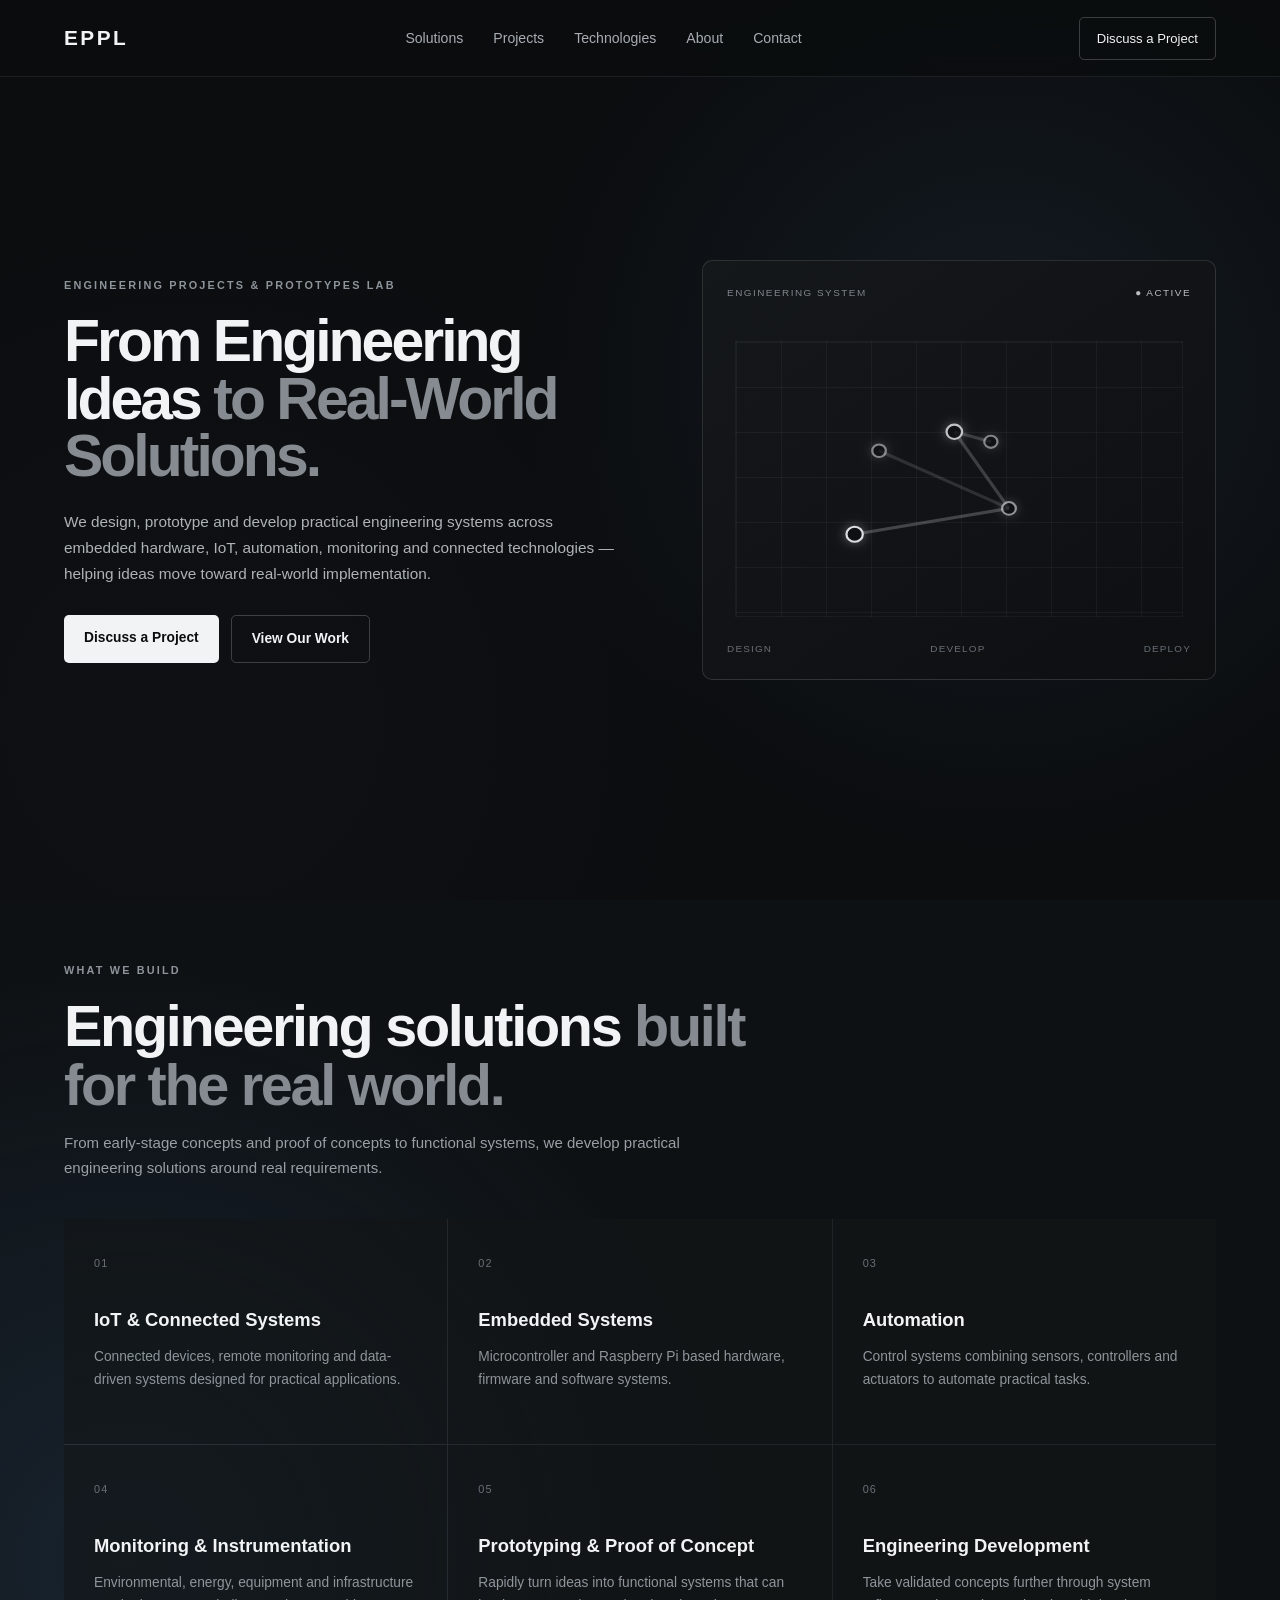
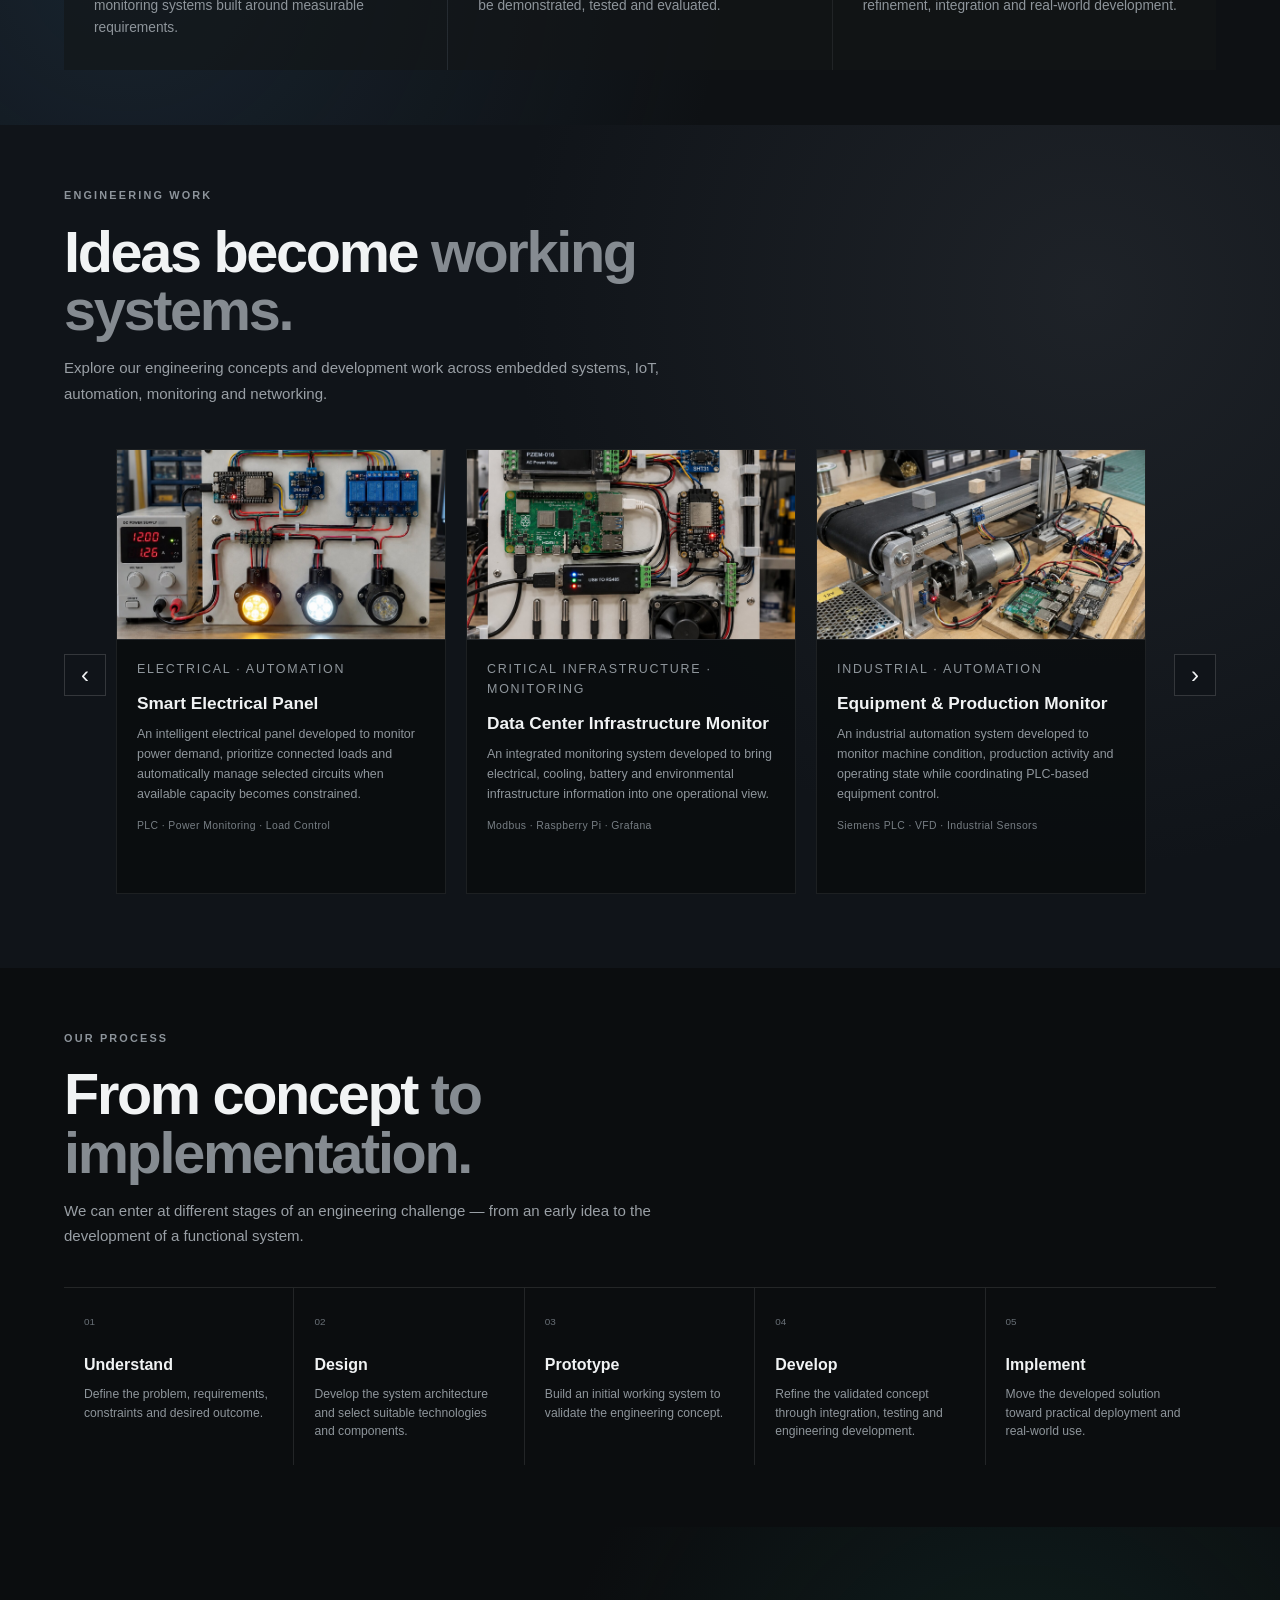
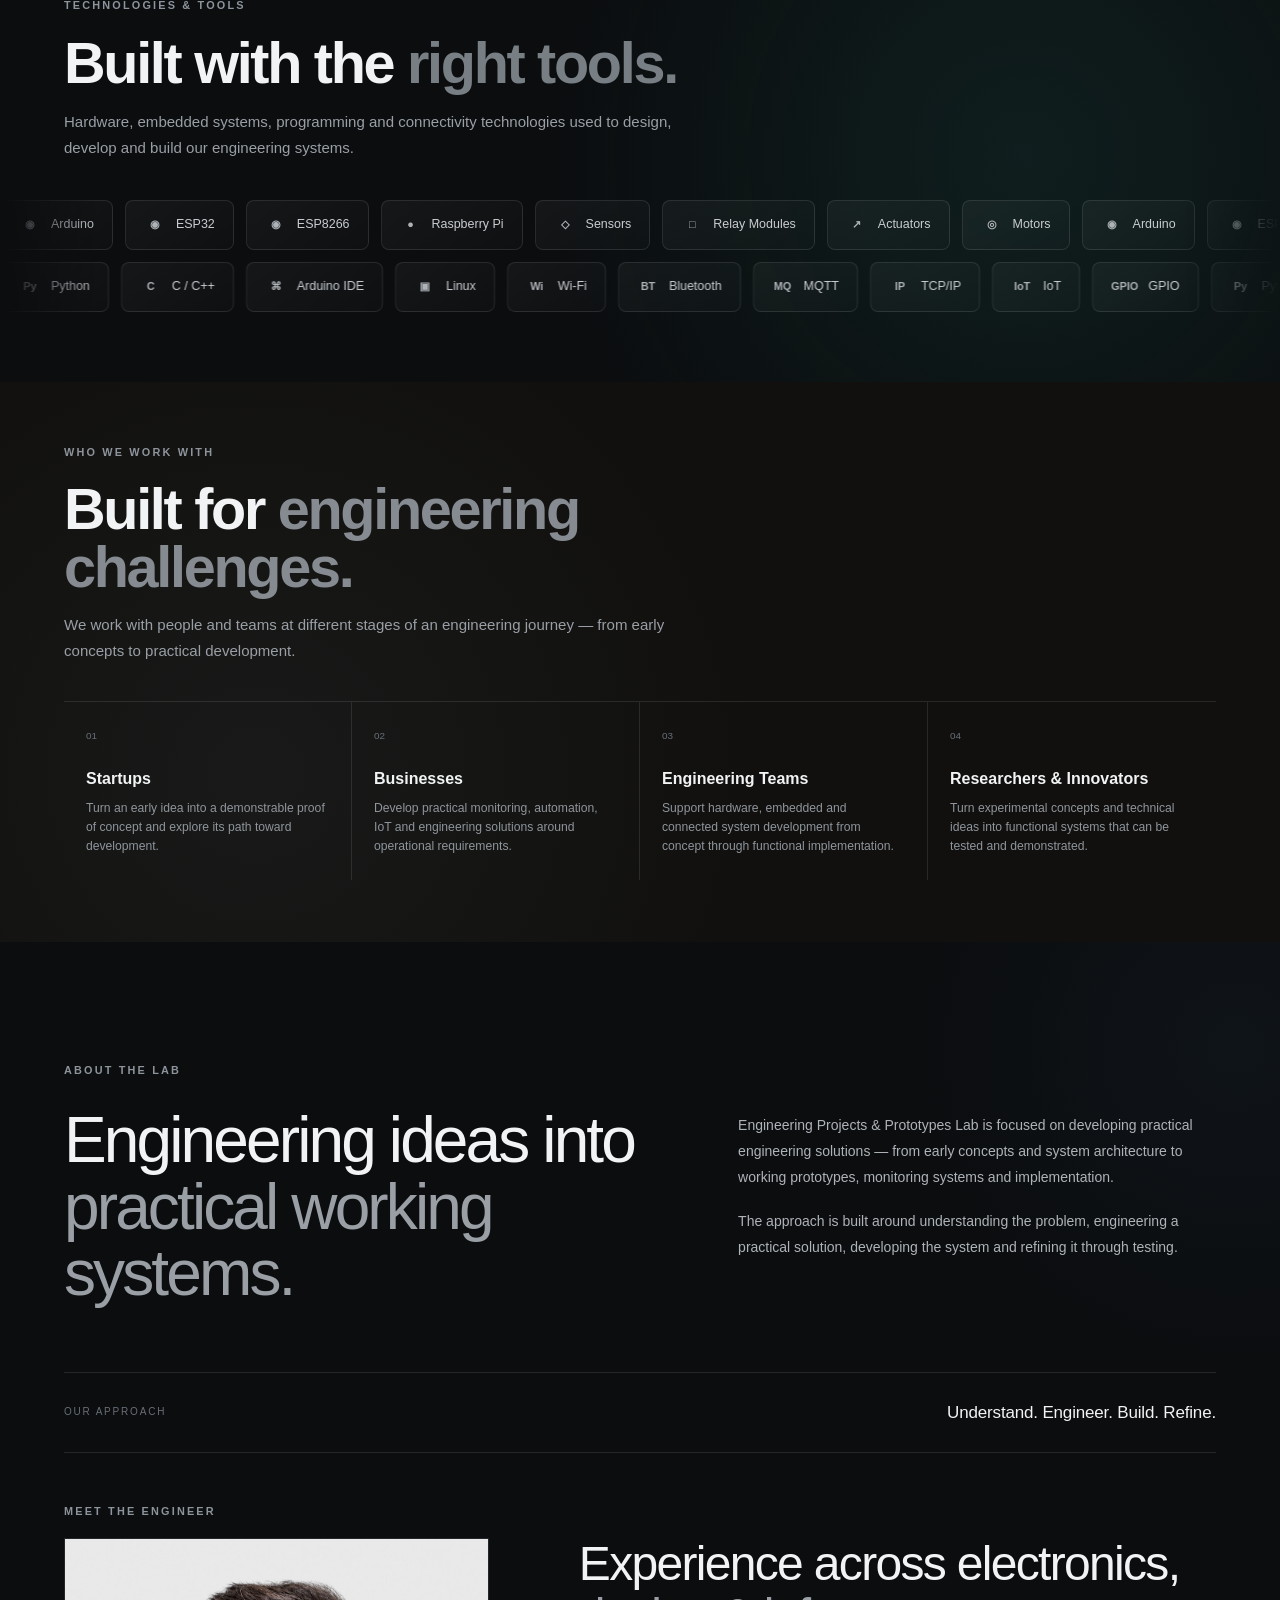
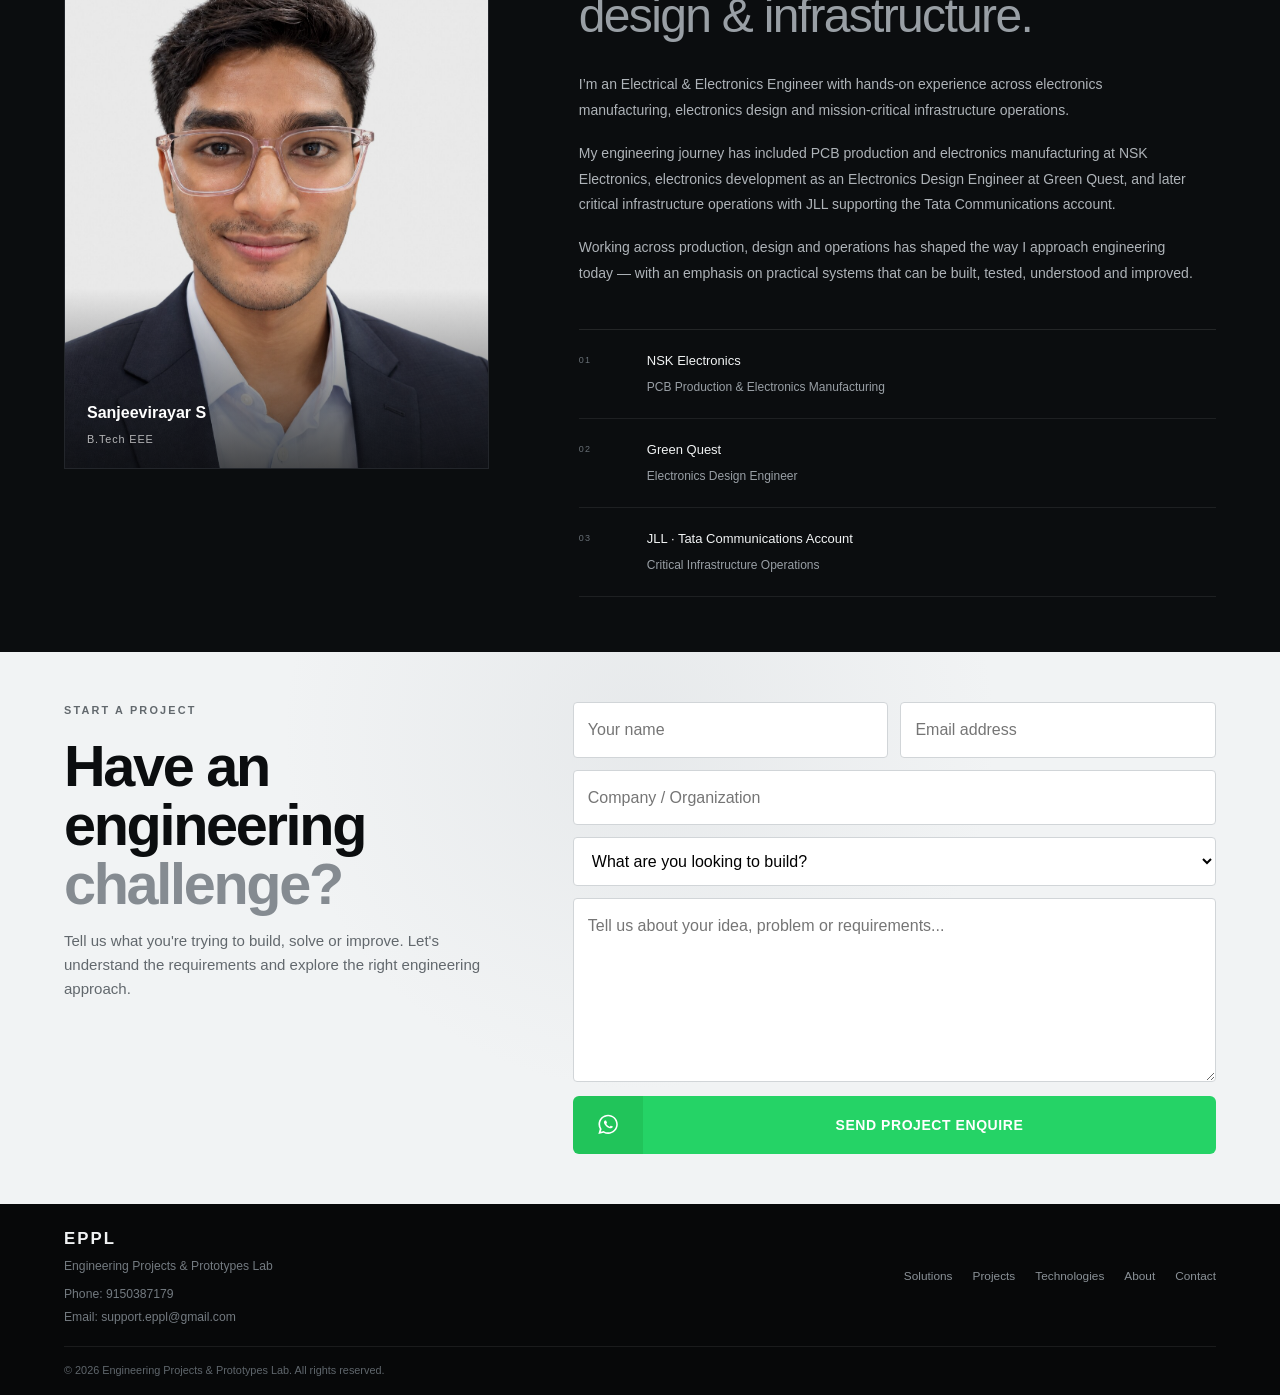
<file: index.html>
<!DOCTYPE html>
<html lang="en">

<head>

    <meta charset="UTF-8">

    <meta name="viewport" content="width=device-width, initial-scale=1.0">

    <title>Engineering Projects & Prototypes Lab</title>

    <meta name="description"
        content="Engineering Projects & Prototypes Lab — designing, developing and building practical engineering solutions across embedded systems, IoT, automation, monitoring and connected technologies.">

    <link rel="stylesheet" href="style.css">

    <link rel="icon" type="image/jpeg" href="assets/images/eppl-logo.png">

</head>


<body>


    <!-- ================= NAVIGATION ================= -->

    <header class="navbar">

        <div class="container nav-container">

            <!-- LOGO -->
            <a href="#home" class="logo">
                EPPL
            </a>


            <!-- NAV LINKS -->
            <nav class="nav-links" id="navMenu">

                <a href="#solutions">Solutions</a>

                <a href="#projects">Projects</a>

                <a href="#technologies">Technologies</a>

                <a href="#about">About</a>

                <a href="#contact">Contact</a>

                <!-- MOBILE CTA -->
                <a href="#contact" class="nav-button mobile-nav-button">
                    Discuss a Project
                </a>

            </nav>


            <!-- DESKTOP CTA -->
            <a href="#contact" class="nav-button desktop-nav-button">
                Discuss a Project
            </a>


            <!-- MOBILE HAMBURGER -->
            <button class="nav-toggle" id="navToggle" aria-label="Open navigation" aria-expanded="false">

                <span></span>
                <span></span>
                <span></span>

            </button>

        </div>

    </header>



    <!-- ================= MAIN ================= -->

    <main>


        <!-- ================= HERO ================= -->

        <section id="home" class="hero">

            <div class="container hero-container">


                <div class="hero-content">

                    <p class="eyebrow">
                        ENGINEERING PROJECTS & PROTOTYPES LAB
                    </p>


                    <h1>

                        From Engineering Ideas

                        <span>
                            to Real-World Solutions.
                        </span>

                    </h1>


                    <p class="hero-description">

                        We design, prototype and develop practical
                        engineering systems across embedded hardware,
                        IoT, automation, monitoring and connected
                        technologies — helping ideas move toward
                        real-world implementation.

                    </p>


                    <div class="hero-buttons">

                        <a href="#contact" class="primary-button">
                            Discuss a Project
                        </a>


                        <a href="#projects" class="secondary-button">
                            View Our Work
                        </a>

                    </div>

                </div>



                <!-- HERO VISUAL -->

                <div class="hero-visual">

                    <div class="prototype-card">

                        <div class="card-top">
                            <span>ENGINEERING SYSTEM</span>
                            <span class="status">● ACTIVE</span>
                        </div>

                        <div class="circuit-grid">

                            <svg class="engineering-network" viewBox="0 0 600 400" preserveAspectRatio="none">

                                <line id="arm-1" class="network-line" />
                                <line id="arm-2" class="network-line" />
                                <line id="arm-3" class="network-line" />
                                <line id="arm-4" class="network-line" />

                                <circle id="node-1" class="network-node" r="7" />
                                <circle id="node-2" class="network-node" r="7" />
                                <circle id="node-3" class="network-node" r="7" />
                                <circle id="node-4" class="network-node" r="7" />
                                <circle id="node-5" class="network-node" r="7" />

                            </svg>

                        </div>

                        <div class="card-bottom">
                            <span>DESIGN</span>
                            <span>DEVELOP</span>
                            <span>DEPLOY</span>
                        </div>

                    </div>

                </div>


            </div>

        </section>



        <!-- ================= SOLUTIONS ================= -->

        <section id="solutions" class="section">

            <div class="container">


                <div class="section-heading">

                    <p class="eyebrow">
                        WHAT WE BUILD
                    </p>


                    <h2>

                        Engineering solutions

                        <span>
                            built for the real world.
                        </span>

                    </h2>


                    <p>

                        From early-stage concepts and proof of concepts
                        to functional systems, we develop practical
                        engineering solutions around real requirements.

                    </p>

                </div>



                <div class="solution-grid">


                    <article class="solution-card">

                        <span class="card-number">
                            01
                        </span>

                        <h3>
                            IoT & Connected Systems
                        </h3>

                        <p>
                            Connected devices, remote monitoring and
                            data-driven systems designed for practical
                            applications.
                        </p>

                    </article>



                    <article class="solution-card">

                        <span class="card-number">
                            02
                        </span>

                        <h3>
                            Embedded Systems
                        </h3>

                        <p>
                            Microcontroller and Raspberry Pi based
                            hardware, firmware and software systems.
                        </p>

                    </article>



                    <article class="solution-card">

                        <span class="card-number">
                            03
                        </span>

                        <h3>
                            Automation
                        </h3>

                        <p>
                            Control systems combining sensors,
                            controllers and actuators to automate
                            practical tasks.
                        </p>

                    </article>



                    <article class="solution-card">

                        <span class="card-number">
                            04
                        </span>

                        <h3>
                            Monitoring & Instrumentation
                        </h3>

                        <p>
                            Environmental, energy, equipment and
                            infrastructure monitoring systems built
                            around measurable requirements.
                        </p>

                    </article>



                    <article class="solution-card">

                        <span class="card-number">
                            05
                        </span>

                        <h3>
                            Prototyping & Proof of Concept
                        </h3>

                        <p>
                            Rapidly turn ideas into functional systems
                            that can be demonstrated, tested and
                            evaluated.
                        </p>

                    </article>



                    <article class="solution-card">

                        <span class="card-number">
                            06
                        </span>

                        <h3>
                            Engineering Development
                        </h3>

                        <p>
                            Take validated concepts further through
                            system refinement, integration and
                            real-world development.
                        </p>

                    </article>


                </div>

            </div>

        </section>



        <!-- ================= PROJECTS ================= -->

        <section id="projects" class="section projects-section">

            <div class="container">


                <div class="section-heading">

                    <p class="eyebrow">
                        ENGINEERING WORK
                    </p>


                    <h2>

                        Ideas become

                        <span>
                            working systems.
                        </span>

                    </h2>


                    <p>

                        Explore our engineering concepts and development
                        work across embedded systems, IoT, automation,
                        monitoring and networking.

                    </p>

                </div>



                <div class="project-carousel">


                    <button class="project-arrow project-prev" aria-label="Previous project">

                        ‹

                    </button>



                    <div class="project-slider">


                        <!-- PROJECT 01 -->

                        <a href="projects/smart-electrical-panel.html" class="project-card"
                            aria-label="Open Smart Electrical Panel project">

                            <div class="project-image">
                                <img src="assets/images/project-01.jpg" alt="Smart Electrical Panel">
                            </div>

                            <div class="project-content">

                                <p class="project-category">
                                    ELECTRICAL · AUTOMATION
                                </p>

                                <h3>
                                    Smart Electrical Panel
                                </h3>

                                <p>
                                    An intelligent electrical panel developed to monitor
                                    power demand, prioritize connected loads and automatically
                                    manage selected circuits when available capacity becomes
                                    constrained.
                                </p>

                                <div class="project-tech">
                                    PLC · Power Monitoring · Load Control
                                </div>


                            </div>

                        </a>



                        <!-- PROJECT 02 -->

                        <a href="projects/data-center-infrastructure-monitor.html" class="project-card"
                            aria-label="Open Data Center Infrastructure Monitor project">

                            <div class="project-image">
                                <img src="assets/images/project-02.jpg" alt="Data Center Infrastructure Monitor">
                            </div>

                            <div class="project-content">

                                <p class="project-category">
                                    CRITICAL INFRASTRUCTURE · MONITORING
                                </p>

                                <h3>
                                    Data Center Infrastructure Monitor
                                </h3>

                                <p>
                                    An integrated monitoring system developed to bring
                                    electrical, cooling, battery and environmental
                                    infrastructure information into one operational view.
                                </p>

                                <div class="project-tech">
                                    Modbus · Raspberry Pi · Grafana
                                </div>


                            </div>

                        </a>

                        <!-- PROJECT 03 -->
                        <a href="projects/industrial-equipment-monitor-control.html" class="project-card"
                            aria-label="Open Equipment & Production Monitor project">

                            <div class="project-image">
                                <img src="assets/images/project-03.jpg" alt="Equipment & Production Monitor">
                            </div>

                            <div class="project-content">

                                <p class="project-category">
                                    INDUSTRIAL · AUTOMATION
                                </p>

                                <h3>
                                    Equipment & Production Monitor
                                </h3>

                                <p>
                                    An industrial automation system developed to monitor
                                    machine condition, production activity and operating
                                    state while coordinating PLC-based equipment control.
                                </p>

                                <div class="project-tech">
                                    Siemens PLC · VFD · Industrial Sensors
                                </div>


                            </div>

                        </a>


                        <!-- PROJECT 04 -->

                        <a href="projects/predictive-motor-health.html" class="project-card"
                            aria-label="Open Predictive Motor Health Analyzer project">

                            <div class="project-image">
                                <img src="assets/images/project-04.jpg" alt="Predictive Motor Health Analyzer">
                            </div>

                            <div class="project-content">

                                <p class="project-category">
                                    CONDITION MONITORING · ANALYTICS
                                </p>

                                <h3>
                                    Predictive Motor Health Analyzer
                                </h3>

                                <p>
                                    A multi-parameter motor monitoring system developed to
                                    observe electrical, vibration, thermal and rotational
                                    behaviour and identify developing operating deviations.
                                </p>

                                <div class="project-tech">
                                    STM32 · Sensors · Raspberry Pi
                                </div>


                            </div>

                        </a>



                        <!-- PROJECT 05 -->

                        <a href="projects/smart-parking-vehicle-flow.html" class="project-card"
                            aria-label="Open Smart Parking & Vehicle Flow project">

                            <div class="project-image">
                                <img src="assets/images/project-05.jpg" alt="Smart Parking & Vehicle Flow">
                            </div>

                            <div class="project-content">

                                <p class="project-category">
                                    SMART INFRASTRUCTURE · AUTOMATION
                                </p>

                                <h3>
                                    Smart Parking & Vehicle Flow
                                </h3>

                                <p>
                                    A parking-management system developed to monitor
                                    space occupancy, identify vehicles, manage entry
                                    and exit access and maintain real-time parking capacity.
                                </p>

                                <div class="project-tech">
                                    PLC · RFID · IoT
                                </div>


                            </div>

                        </a>




                        <!-- PROJECT 06 -->

                        <a href="projects/community-water-consumption-monitor.html" class="project-card"
                            aria-label="Open Community Water Consumption Monitor project">

                            <div class="project-image">
                                <img src="assets/images/project-06.jpg" alt="Community Water Consumption Monitor">
                            </div>

                            <div class="project-content">

                                <p class="project-category">
                                    SMART UTILITIES · IOT
                                </p>

                                <h3>
                                    Community Water Consumption Monitor
                                </h3>

                                <p>
                                    A community water-monitoring system developed to measure
                                    household consumption, track usage history and provide
                                    families with weekly individual and community-wide
                                    consumption awareness.
                                </p>

                                <div class="project-tech">
                                    ESP32 · LoRaWAN · Raspberry Pi
                                </div>


                            </div>

                        </a>



                    </div>



                    <button class="project-arrow project-next" aria-label="Next project">

                        ›

                    </button>


                </div>

            </div>

        </section>


        <!-- ================= HOW WE WORK ================= -->

        <section class="section process-section">

            <div class="container">


                <div class="section-heading">

                    <p class="eyebrow">
                        OUR PROCESS
                    </p>


                    <h2>

                        From concept

                        <span>
                            to implementation.
                        </span>

                    </h2>


                    <p>

                        We can enter at different stages of an engineering
                        challenge — from an early idea to the development
                        of a functional system.

                    </p>

                </div>



                <div class="process-grid">


                    <div class="process-step">

                        <span>
                            01
                        </span>

                        <h3>
                            Understand
                        </h3>

                        <p>
                            Define the problem, requirements, constraints
                            and desired outcome.
                        </p>

                    </div>



                    <div class="process-step">

                        <span>
                            02
                        </span>

                        <h3>
                            Design
                        </h3>

                        <p>
                            Develop the system architecture and select
                            suitable technologies and components.
                        </p>

                    </div>



                    <div class="process-step">

                        <span>
                            03
                        </span>

                        <h3>
                            Prototype
                        </h3>

                        <p>
                            Build an initial working system to validate
                            the engineering concept.
                        </p>

                    </div>



                    <div class="process-step">

                        <span>
                            04
                        </span>

                        <h3>
                            Develop
                        </h3>

                        <p>
                            Refine the validated concept through
                            integration, testing and engineering development.
                        </p>

                    </div>



                    <div class="process-step">

                        <span>
                            05
                        </span>

                        <h3>
                            Implement
                        </h3>

                        <p>
                            Move the developed solution toward practical
                            deployment and real-world use.
                        </p>

                    </div>


                </div>

            </div>

        </section>



        <!-- ================= TECHNOLOGIES ================= -->

        <section class="technology-section section" id="technologies">


            <div class="container">


                <div class="technology-heading">

                    <p class="eyebrow">
                        TECHNOLOGIES & TOOLS
                    </p>


                    <h2>

                        Built with the

                        <span>
                            right tools.
                        </span>

                    </h2>


                    <p>

                        Hardware, embedded systems, programming and
                        connectivity technologies used to design,
                        develop and build our engineering systems.

                    </p>

                </div>

            </div>



            <!-- ROW 01 -->

            <div class="technology-marquee">

                <div class="technology-track track-forward">


                    <div class="technology-item">
                        <span class="tech-icon">◉</span>
                        Arduino
                    </div>


                    <div class="technology-item">
                        <span class="tech-icon">◉</span>
                        ESP32
                    </div>


                    <div class="technology-item">
                        <span class="tech-icon">◉</span>
                        ESP8266
                    </div>


                    <div class="technology-item">
                        <span class="tech-icon">●</span>
                        Raspberry Pi
                    </div>


                    <div class="technology-item">
                        <span class="tech-icon">◇</span>
                        Sensors
                    </div>


                    <div class="technology-item">
                        <span class="tech-icon">□</span>
                        Relay Modules
                    </div>


                    <div class="technology-item">
                        <span class="tech-icon">↗</span>
                        Actuators
                    </div>


                    <div class="technology-item">
                        <span class="tech-icon">◎</span>
                        Motors
                    </div>



                    <!-- DUPLICATE -->

                    <div class="technology-item">
                        <span class="tech-icon">◉</span>
                        Arduino
                    </div>


                    <div class="technology-item">
                        <span class="tech-icon">◉</span>
                        ESP32
                    </div>


                    <div class="technology-item">
                        <span class="tech-icon">◉</span>
                        ESP8266
                    </div>


                    <div class="technology-item">
                        <span class="tech-icon">●</span>
                        Raspberry Pi
                    </div>


                    <div class="technology-item">
                        <span class="tech-icon">◇</span>
                        Sensors
                    </div>


                    <div class="technology-item">
                        <span class="tech-icon">□</span>
                        Relay Modules
                    </div>


                    <div class="technology-item">
                        <span class="tech-icon">↗</span>
                        Actuators
                    </div>


                    <div class="technology-item">
                        <span class="tech-icon">◎</span>
                        Motors
                    </div>


                </div>

            </div>



            <!-- ROW 02 -->

            <div class="technology-marquee">

                <div class="technology-track track-reverse">


                    <div class="technology-item">
                        <span class="tech-icon">Py</span>
                        Python
                    </div>


                    <div class="technology-item">
                        <span class="tech-icon">C</span>
                        C / C++
                    </div>


                    <div class="technology-item">
                        <span class="tech-icon">⌘</span>
                        Arduino IDE
                    </div>


                    <div class="technology-item">
                        <span class="tech-icon">▣</span>
                        Linux
                    </div>


                    <div class="technology-item">
                        <span class="tech-icon">Wi</span>
                        Wi-Fi
                    </div>


                    <div class="technology-item">
                        <span class="tech-icon">BT</span>
                        Bluetooth
                    </div>


                    <div class="technology-item">
                        <span class="tech-icon">MQ</span>
                        MQTT
                    </div>


                    <div class="technology-item">
                        <span class="tech-icon">IP</span>
                        TCP/IP
                    </div>


                    <div class="technology-item">
                        <span class="tech-icon">IoT</span>
                        IoT
                    </div>


                    <div class="technology-item">
                        <span class="tech-icon">GPIO</span>
                        GPIO
                    </div>



                    <!-- DUPLICATE -->

                    <div class="technology-item">
                        <span class="tech-icon">Py</span>
                        Python
                    </div>


                    <div class="technology-item">
                        <span class="tech-icon">C</span>
                        C / C++
                    </div>


                    <div class="technology-item">
                        <span class="tech-icon">⌘</span>
                        Arduino IDE
                    </div>


                    <div class="technology-item">
                        <span class="tech-icon">▣</span>
                        Linux
                    </div>


                    <div class="technology-item">
                        <span class="tech-icon">Wi</span>
                        Wi-Fi
                    </div>


                    <div class="technology-item">
                        <span class="tech-icon">BT</span>
                        Bluetooth
                    </div>


                    <div class="technology-item">
                        <span class="tech-icon">MQ</span>
                        MQTT
                    </div>


                    <div class="technology-item">
                        <span class="tech-icon">IP</span>
                        TCP/IP
                    </div>


                    <div class="technology-item">
                        <span class="tech-icon">IoT</span>
                        IoT
                    </div>


                    <div class="technology-item">
                        <span class="tech-icon">GPIO</span>
                        GPIO
                    </div>


                </div>

            </div>


        </section>



        <!-- ================= WHO WE WORK WITH ================= -->

        <section class="section clients-section">

            <div class="container">


                <div class="section-heading">

                    <p class="eyebrow">
                        WHO WE WORK WITH
                    </p>


                    <h2>

                        Built for

                        <span>
                            engineering challenges.
                        </span>

                    </h2>


                    <p>

                        We work with people and teams at different stages
                        of an engineering journey — from early concepts
                        to practical development.

                    </p>

                </div>



                <div class="client-grid">


                    <div class="client-card">

                        <span>
                            01
                        </span>

                        <h3>
                            Startups
                        </h3>

                        <p>
                            Turn an early idea into a demonstrable
                            proof of concept and explore its path
                            toward development.
                        </p>

                    </div>



                    <div class="client-card">

                        <span>
                            02
                        </span>

                        <h3>
                            Businesses
                        </h3>

                        <p>
                            Develop practical monitoring, automation,
                            IoT and engineering solutions around
                            operational requirements.
                        </p>

                    </div>



                    <div class="client-card">

                        <span>
                            03
                        </span>

                        <h3>
                            Engineering Teams
                        </h3>

                        <p>
                            Support hardware, embedded and connected
                            system development from concept through
                            functional implementation.
                        </p>

                    </div>



                    <div class="client-card">

                        <span>
                            04
                        </span>

                        <h3>
                            Researchers & Innovators
                        </h3>

                        <p>
                            Turn experimental concepts and technical
                            ideas into functional systems that can
                            be tested and demonstrated.
                        </p>

                    </div>


                </div>

            </div>

        </section>


        <!-- =========================================================
     ABOUT
========================================================= -->

        <section class="about-lab" id="about">

            <div class="container">


                <!-- =================================================
             ABOUT THE LAB
        ================================================== -->

                <div class="about-lab-intro">

                    <p class="eyebrow">
                        ABOUT THE LAB
                    </p>

                    <div class="about-lab-heading">

                        <h2>
                            Engineering ideas into
                            <span>practical working systems.</span>
                        </h2>

                        <div class="about-lab-copy">

                            <p>
                                Engineering Projects & Prototypes Lab is focused on
                                developing practical engineering solutions — from
                                early concepts and system architecture to working
                                prototypes, monitoring systems and implementation.
                            </p>

                            <p>
                                The approach is built around understanding the problem,
                                engineering a practical solution, developing the system
                                and refining it through testing.
                            </p>

                        </div>

                    </div>


                    <!-- MOTTO -->

                    <div class="lab-motto">

                        <span class="lab-motto-label">
                            OUR APPROACH
                        </span>

                        <strong>
                            Understand. Engineer. Build. Refine.
                        </strong>

                    </div>

                </div>



                <!-- =================================================
             MEET THE ENGINEER
        ================================================== -->

                <div class="meet-engineer">

                    <div class="meet-engineer-header">

                        <p class="eyebrow">
                            MEET THE ENGINEER
                        </p>

                    </div>

                    <div class="meet-engineer-grid">


                        <!-- PHOTO -->

                        <div class="engineer-photo">

                            <img src="assets/images/engineer-profile.jpg"
                                alt="Engineer behind Engineering Projects & Prototypes Lab">

                            <div class="engineer-photo-overlay">

                                <strong>
                                    Sanjeevirayar S
                                </strong>

                                <span>
                                    B.Tech EEE
                                </span>

                            </div>

                        </div>



                        <!-- PROFILE -->

                        <div class="engineer-profile">

                            <h3>
                                Experience across electronics,
                                <span>design & infrastructure.</span>
                            </h3>


                            <div class="engineer-story">

                                <p>
                                    I’m an Electrical & Electronics Engineer with
                                    hands-on experience across electronics manufacturing,
                                    electronics design and mission-critical infrastructure
                                    operations.
                                </p>

                                <p>
                                    My engineering journey has included PCB production
                                    and electronics manufacturing at NSK Electronics,
                                    electronics development as an Electronics Design
                                    Engineer at Green Quest, and later critical
                                    infrastructure operations with JLL supporting the
                                    Tata Communications account.
                                </p>

                                <p>
                                    Working across production, design and operations has
                                    shaped the way I approach engineering today — with an
                                    emphasis on practical systems that can be built,
                                    tested, understood and improved.
                                </p>

                            </div>



                            <!-- EXPERIENCE -->

                            <div class="engineer-experience">


                                <div class="engineer-experience-item">

                                    <div class="experience-number">
                                        01
                                    </div>

                                    <div class="experience-company">

                                        <strong>
                                            NSK Electronics
                                        </strong>

                                        <span>
                                            PCB Production & Electronics Manufacturing
                                        </span>

                                    </div>

                                </div>



                                <div class="engineer-experience-item">

                                    <div class="experience-number">
                                        02
                                    </div>

                                    <div class="experience-company">

                                        <strong>
                                            Green Quest
                                        </strong>

                                        <span>
                                            Electronics Design Engineer
                                        </span>

                                    </div>

                                </div>



                                <div class="engineer-experience-item">

                                    <div class="experience-number">
                                        03
                                    </div>

                                    <div class="experience-company">

                                        <strong>
                                            JLL · Tata Communications Account
                                        </strong>

                                        <span>
                                            Critical Infrastructure Operations
                                        </span>

                                    </div>

                                </div>


                            </div>

                        </div>

                    </div>

                </div>

            </div>

        </section>


        <!-- ================= CONTACT ================= -->

        <section id="contact" class="contact-section">

            <div class="container contact-container">


                <div class="contact-heading">

                    <p class="eyebrow">
                        START A PROJECT
                    </p>


                    <h2>

                        Have an engineering

                        <span>
                            challenge?
                        </span>

                    </h2>


                    <p>

                        Tell us what you're trying to build, solve or
                        improve. Let's understand the requirements and
                        explore the right engineering approach.

                    </p>

                </div>



                <form class="contact-form" id="contactForm">


                    <div class="form-row">

                        <input type="text" placeholder="Your name" required>


                        <input type="email" placeholder="Email address" required>

                    </div>



                    <input type="text" placeholder="Company / Organization">



                    <select>

                        <option value="">
                            What are you looking to build?
                        </option>


                        <option>
                            IoT Solution
                        </option>


                        <option>
                            Embedded System
                        </option>


                        <option>
                            Automation System
                        </option>


                        <option>
                            Monitoring System
                        </option>


                        <option>
                            Engineering Prototype
                        </option>


                        <option>
                            Product / System Development
                        </option>


                        <option>
                            Proof of Concept
                        </option>


                        <option>
                            Other
                        </option>

                    </select>



                    <textarea rows="6" placeholder="Tell us about your idea, problem or requirements..."></textarea>



                    <button type="submit" class="project-enquiry-btn">
                        <span class="project-enquiry-icon">
                            <svg viewBox="0 0 32 32" aria-hidden="true">
                                <path
                                    d="M27.2 15.2c0 6.1-4.9 11-11 11-1.9 0-3.7-.5-5.3-1.4L5 26.3l1.6-5.7c-1-1.6-1.5-3.5-1.5-5.4 0-6.1 4.9-11 11-11s11.1 4.9 11.1 11zm-11-9.2c-5.1 0-9.2 4.1-9.2 9.2 0 1.8.5 3.5 1.5 5l.2.3-.9 3.2 3.3-.9.3.2c1.4.9 3 1.4 4.8 1.4 5.1 0 9.2-4.1 9.2-9.2S21.3 6 16.2 6zm5.2 11.7c-.3-.1-1.6-.8-1.8-.9-.2-.1-.4-.1-.6.1s-.7.9-.8 1c-.1.1-.3.2-.5.1-.3-.1-1.1-.4-2.1-1.3-.8-.7-1.3-1.5-1.5-1.8-.1-.2 0-.3.1-.5.1-.1.2-.3.4-.4.1-.1.1-.2.2-.4s0-.3 0-.4c-.1-.1-.6-1.5-.9-2-.2-.5-.4-.4-.6-.4h-.5c-.2 0-.4.1-.6.3s-.8.8-.8 1.9.8 2.2.9 2.4c.1.2 1.7 2.7 4.2 3.7.6.3 1.1.4 1.5.5.6.2 1.2.1 1.6.1.5-.1 1.6-.7 1.8-1.3.2-.6.2-1.2.2-1.3 0-.1-.2-.2-.5-.3z" />
                            </svg>
                        </span>

                        <span class="project-enquiry-text">
                            SEND PROJECT ENQUIRE
                        </span>
                    </button>


                </form>


            </div>


        </section>


    </main>



    <!-- ================= FOOTER ================= -->

    <footer class="footer">


        <div class="container footer-container">


            <div>

                <div class="footer-logo">
                    EPPL
                </div>

                <p class="footer-lab-name">
                    Engineering Projects & Prototypes Lab
                </p>

                <p>
                    Phone:
                    <a href="tel:+919150387179">
                        9150387179
                    </a>
                </p>

                <p>
                    Email:
                    <a href="mailto:support.eppl@gmail.com">
                        support.eppl@gmail.com
                    </a>
                </p>

            </div>



            <div class="footer-links">

                <a href="#solutions">
                    Solutions
                </a>


                <a href="#projects">
                    Projects
                </a>


                <a href="#technologies">
                    Technologies
                </a>


                <a href="#about">
                    About
                </a>


                <a href="#contact">
                    Contact
                </a>

            </div>


        </div>



        <div class="container footer-bottom">

            <p>

                © 2026 Engineering Projects & Prototypes Lab.
                All rights reserved.

            </p>

        </div>


    </footer>



    <script src="script.js"></script>


</body>

</html>
</file>
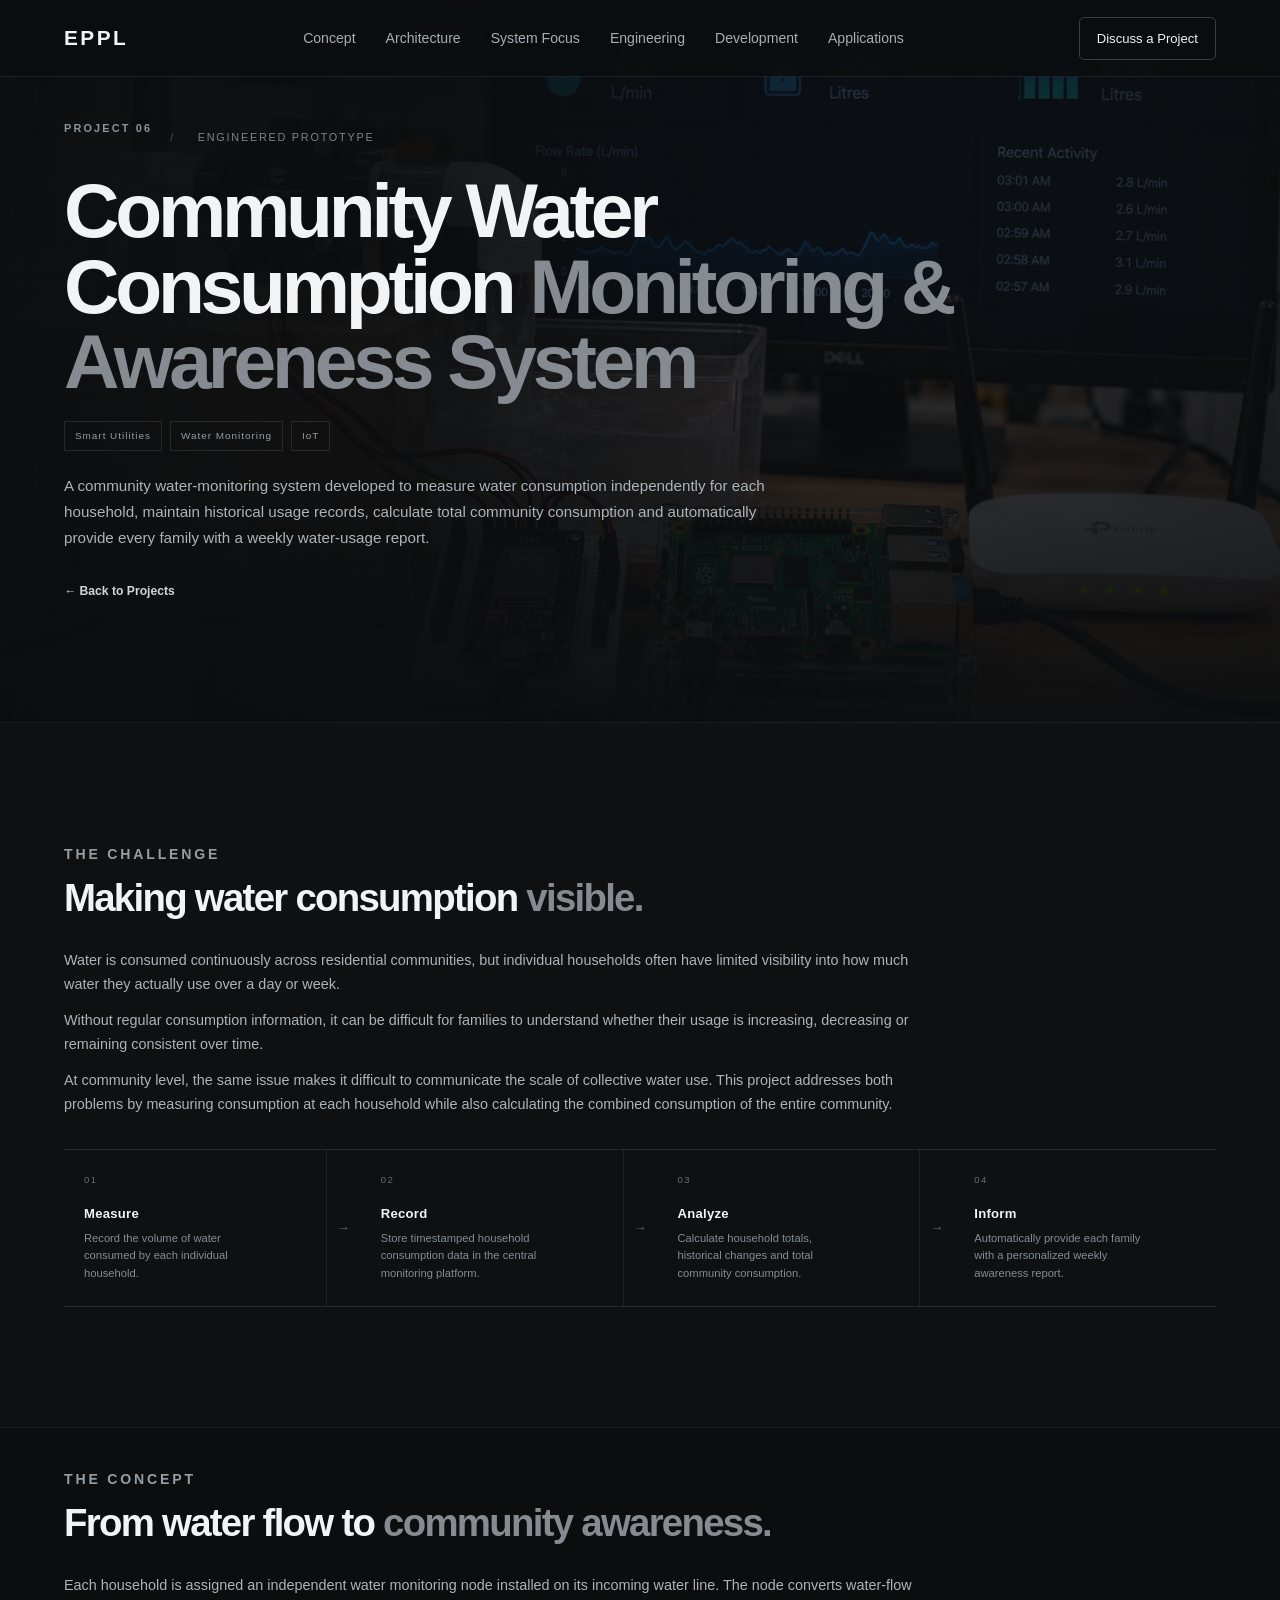
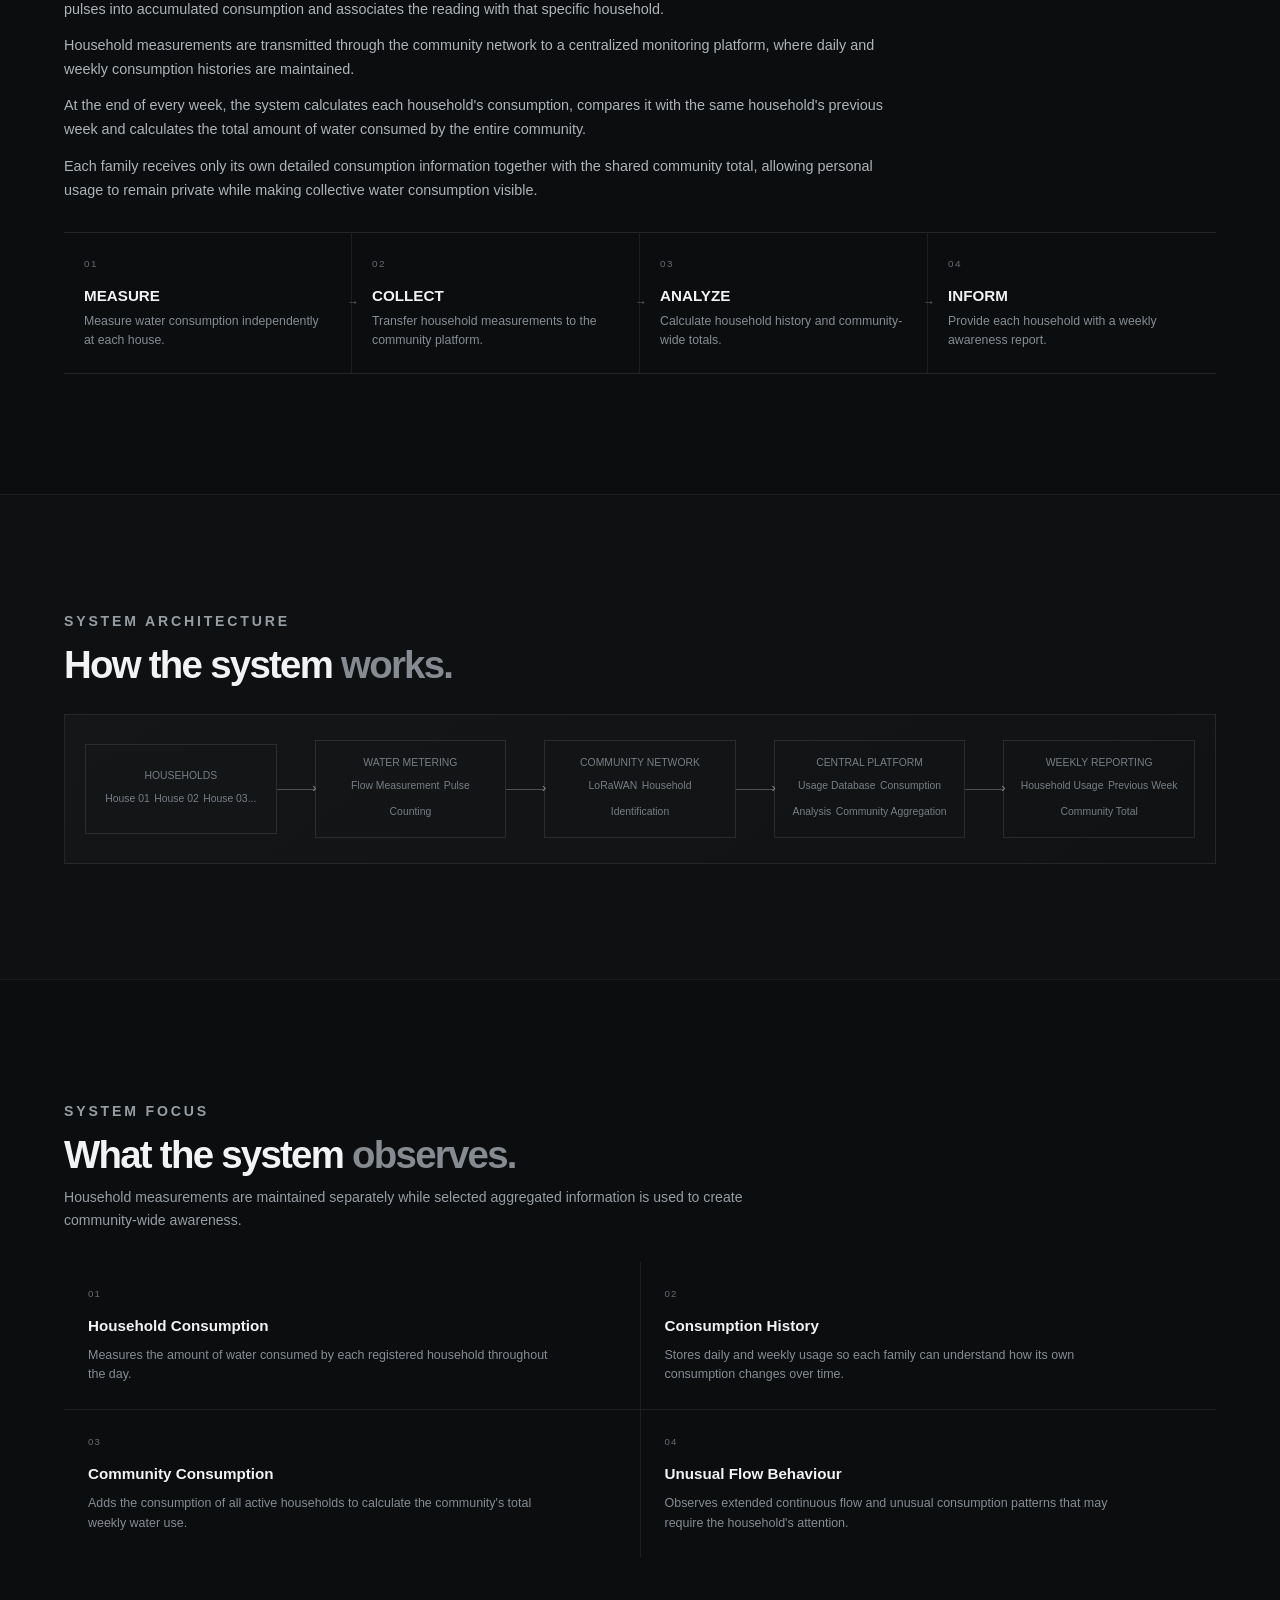
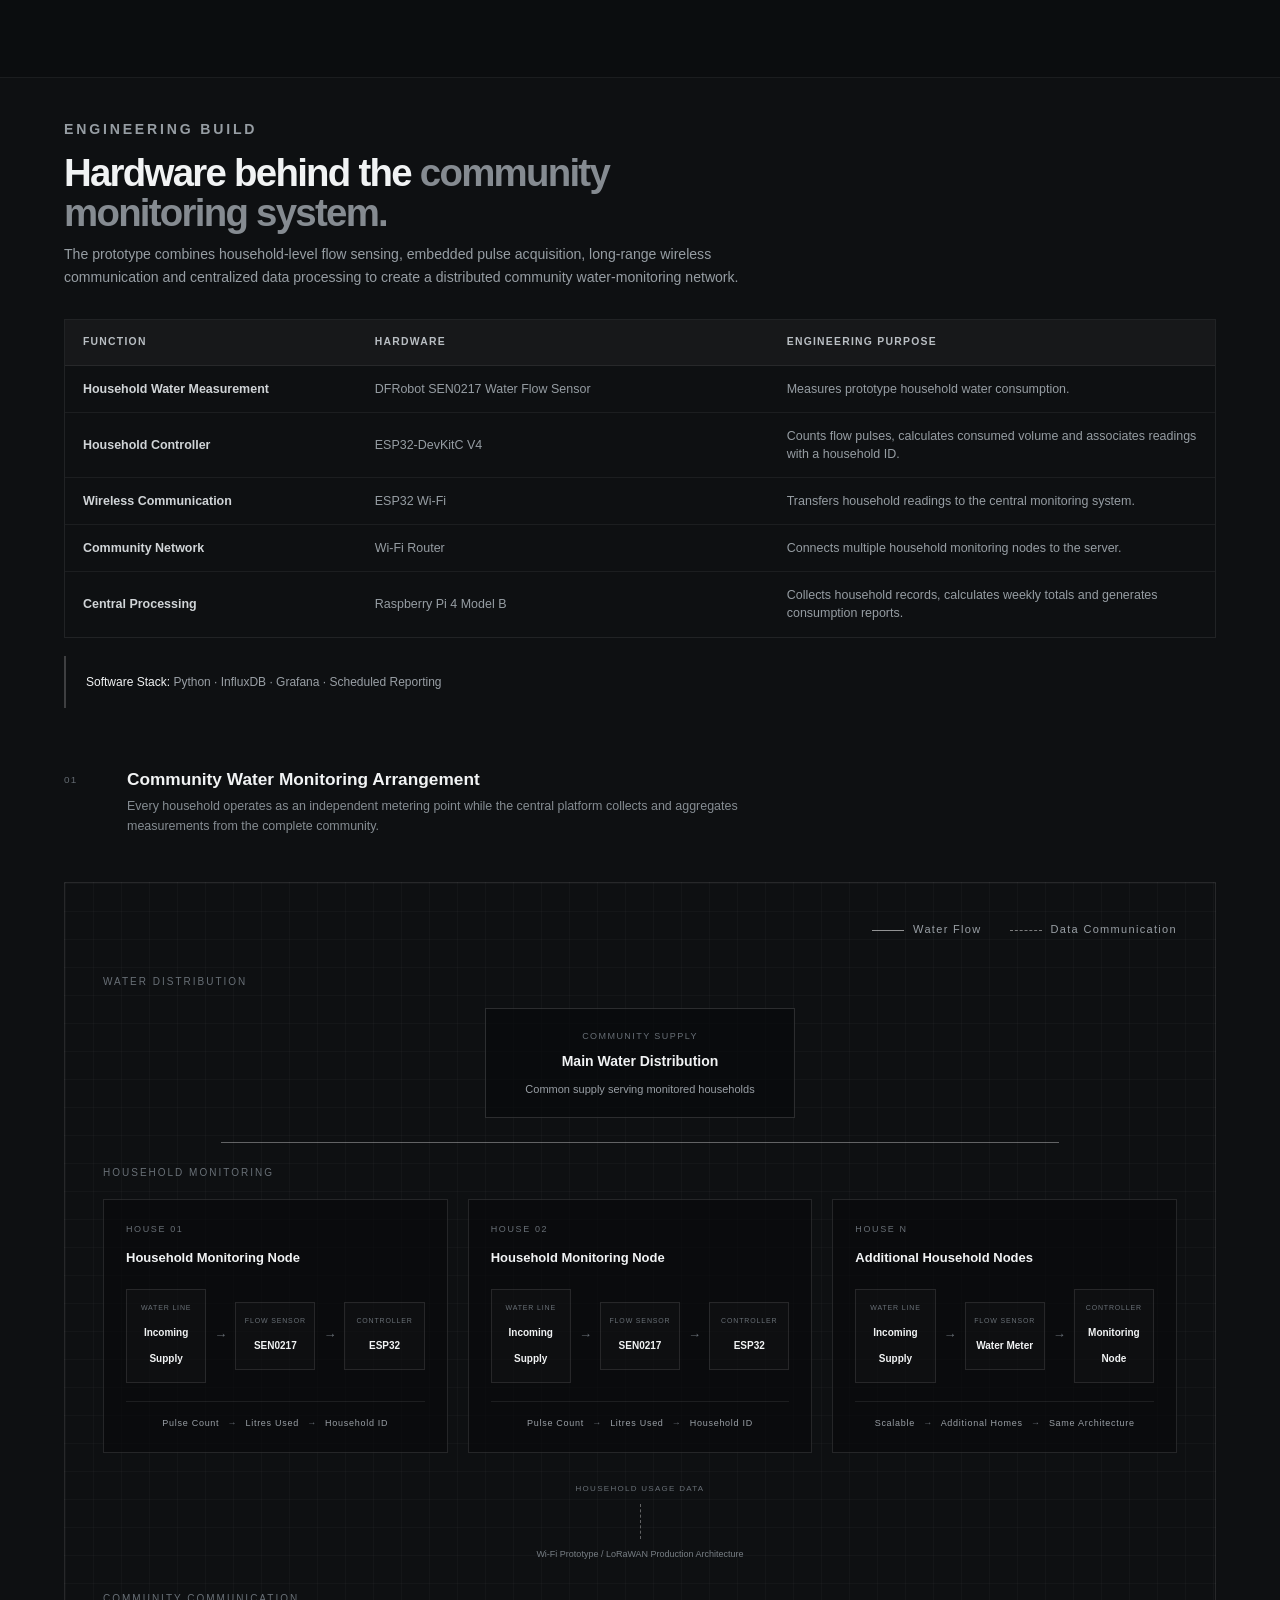
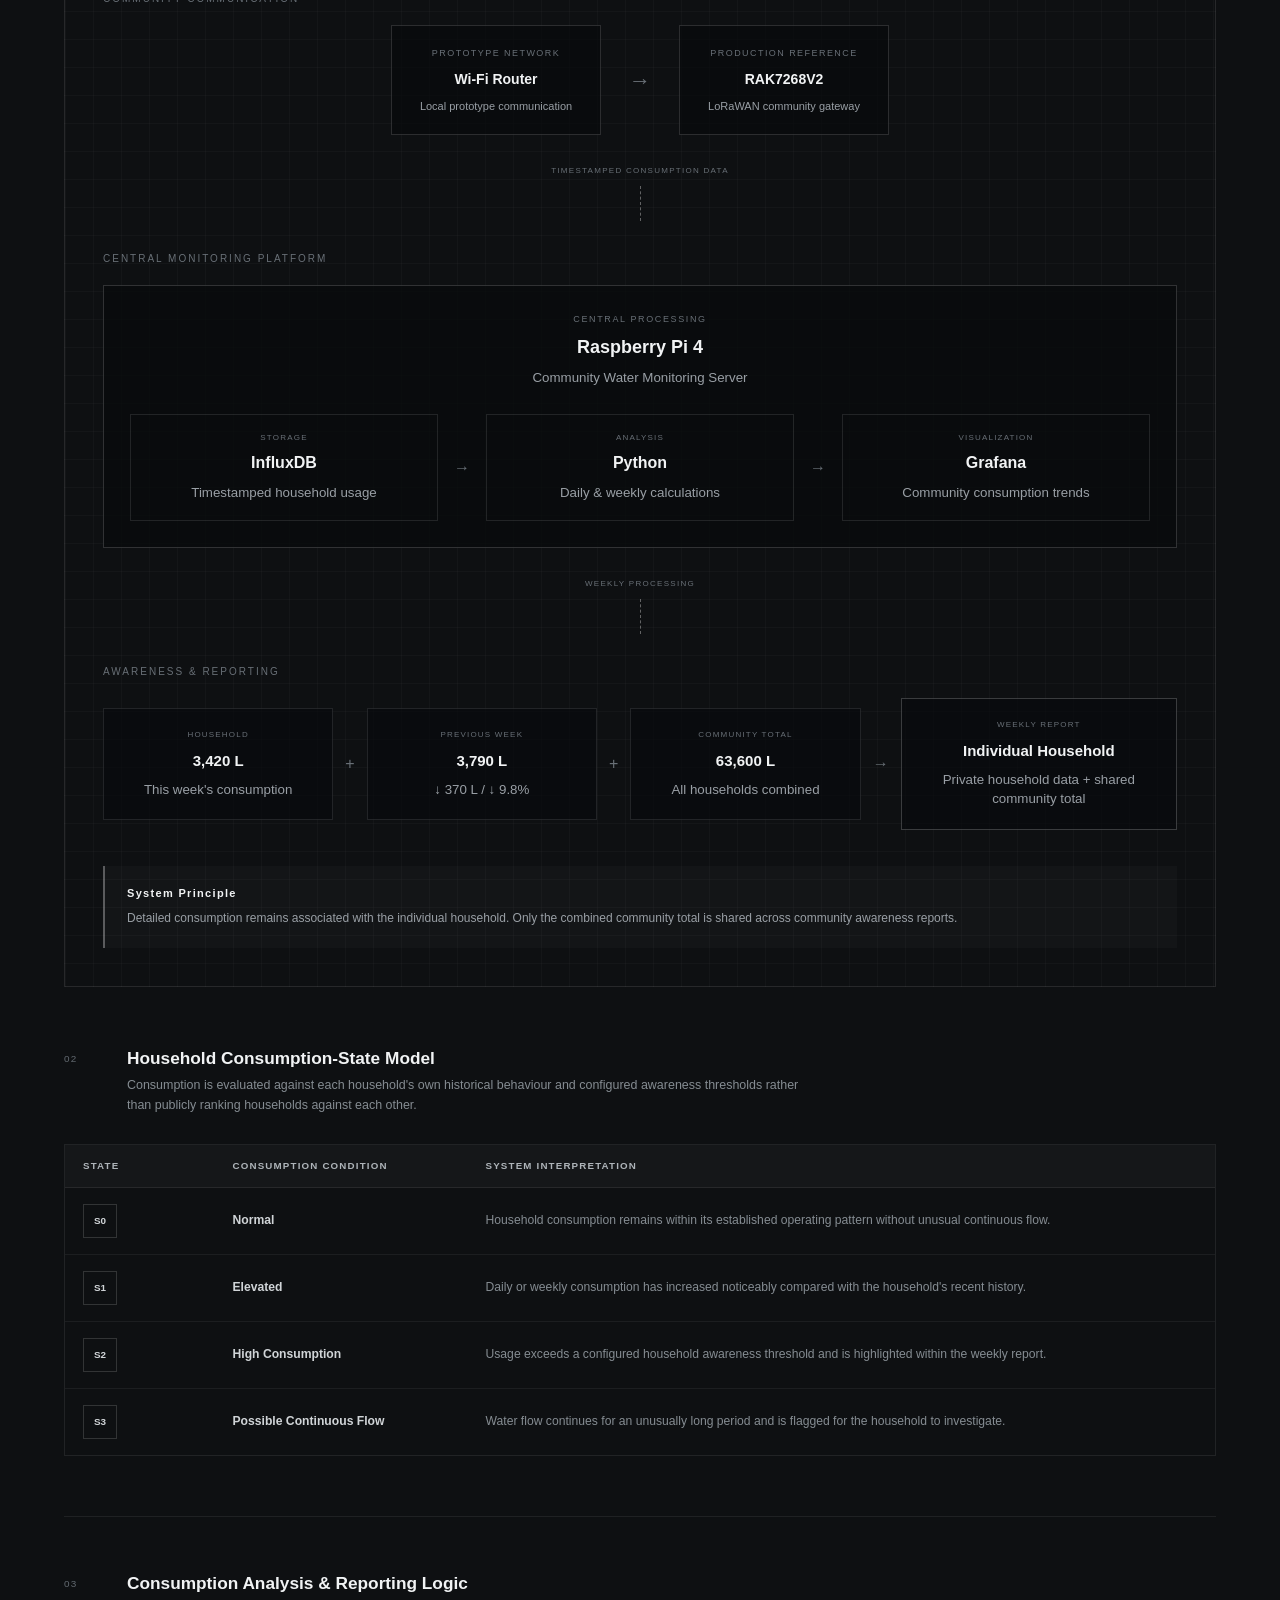
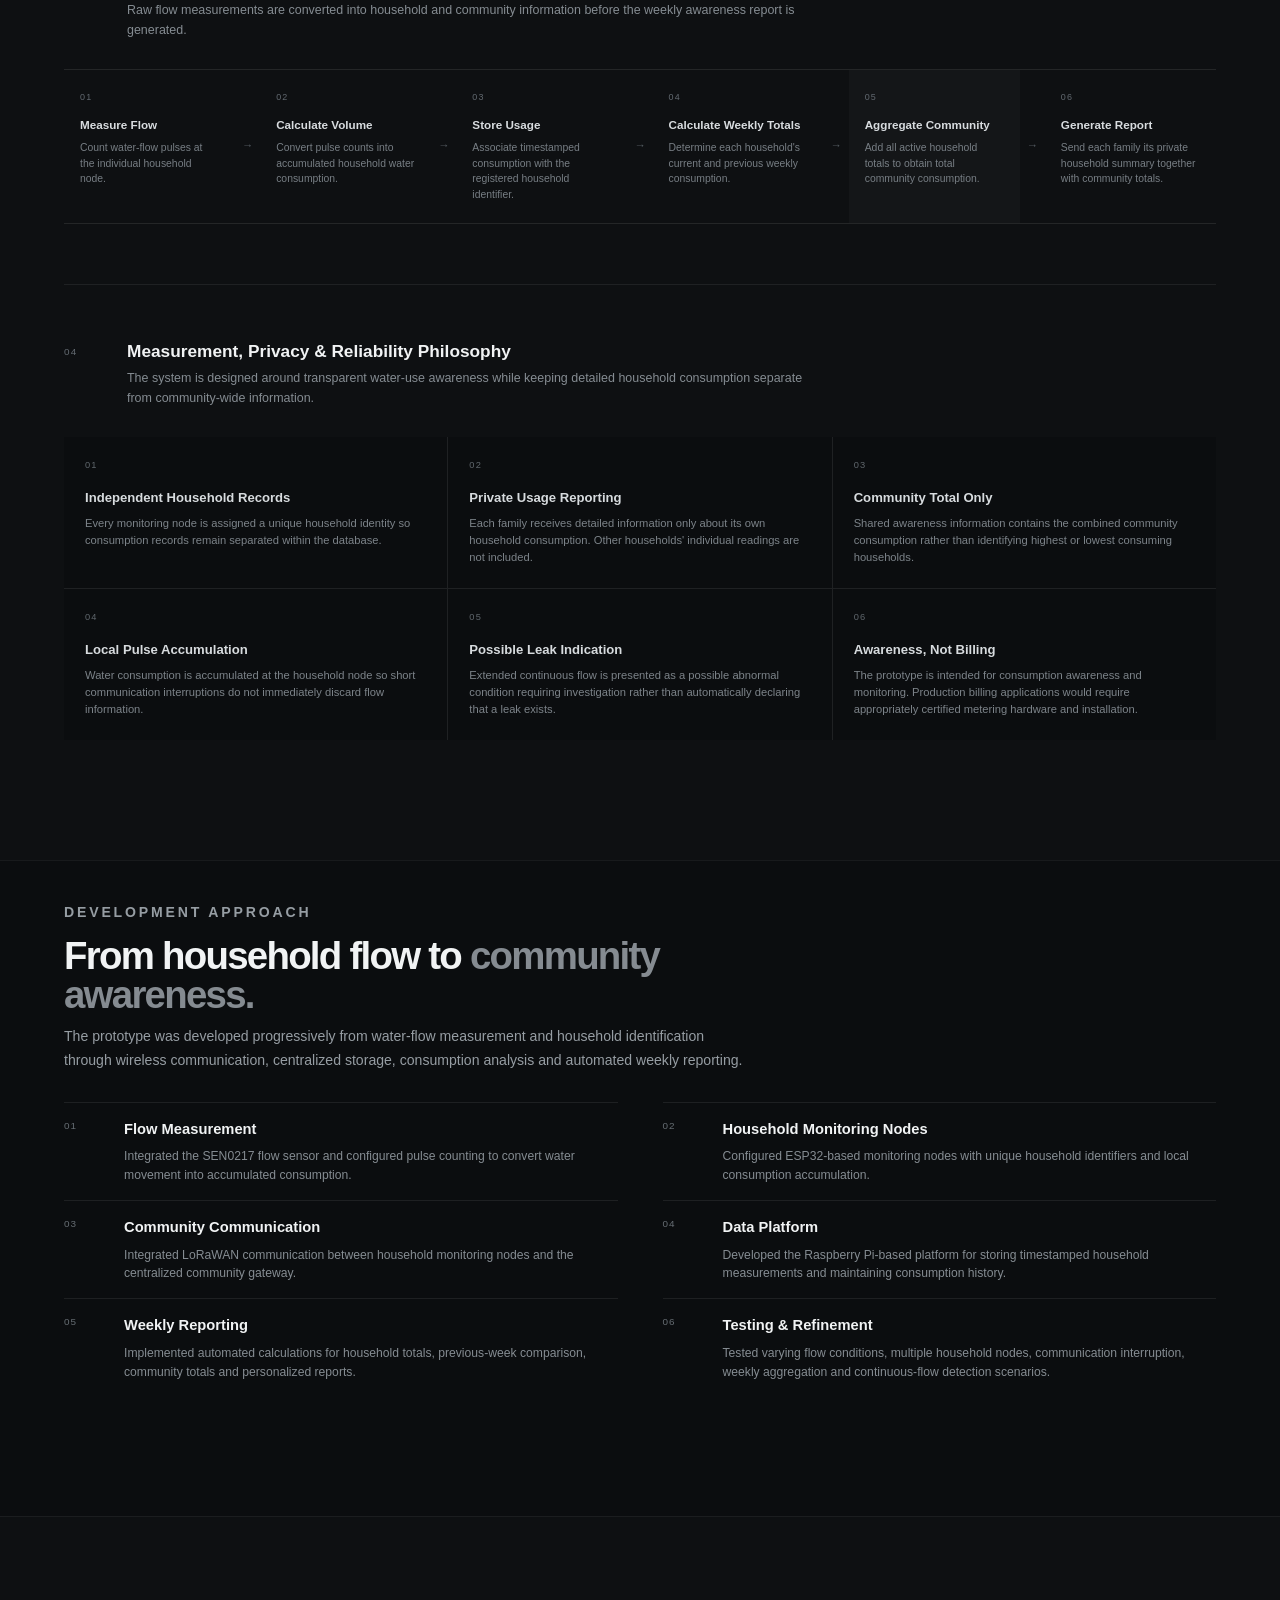
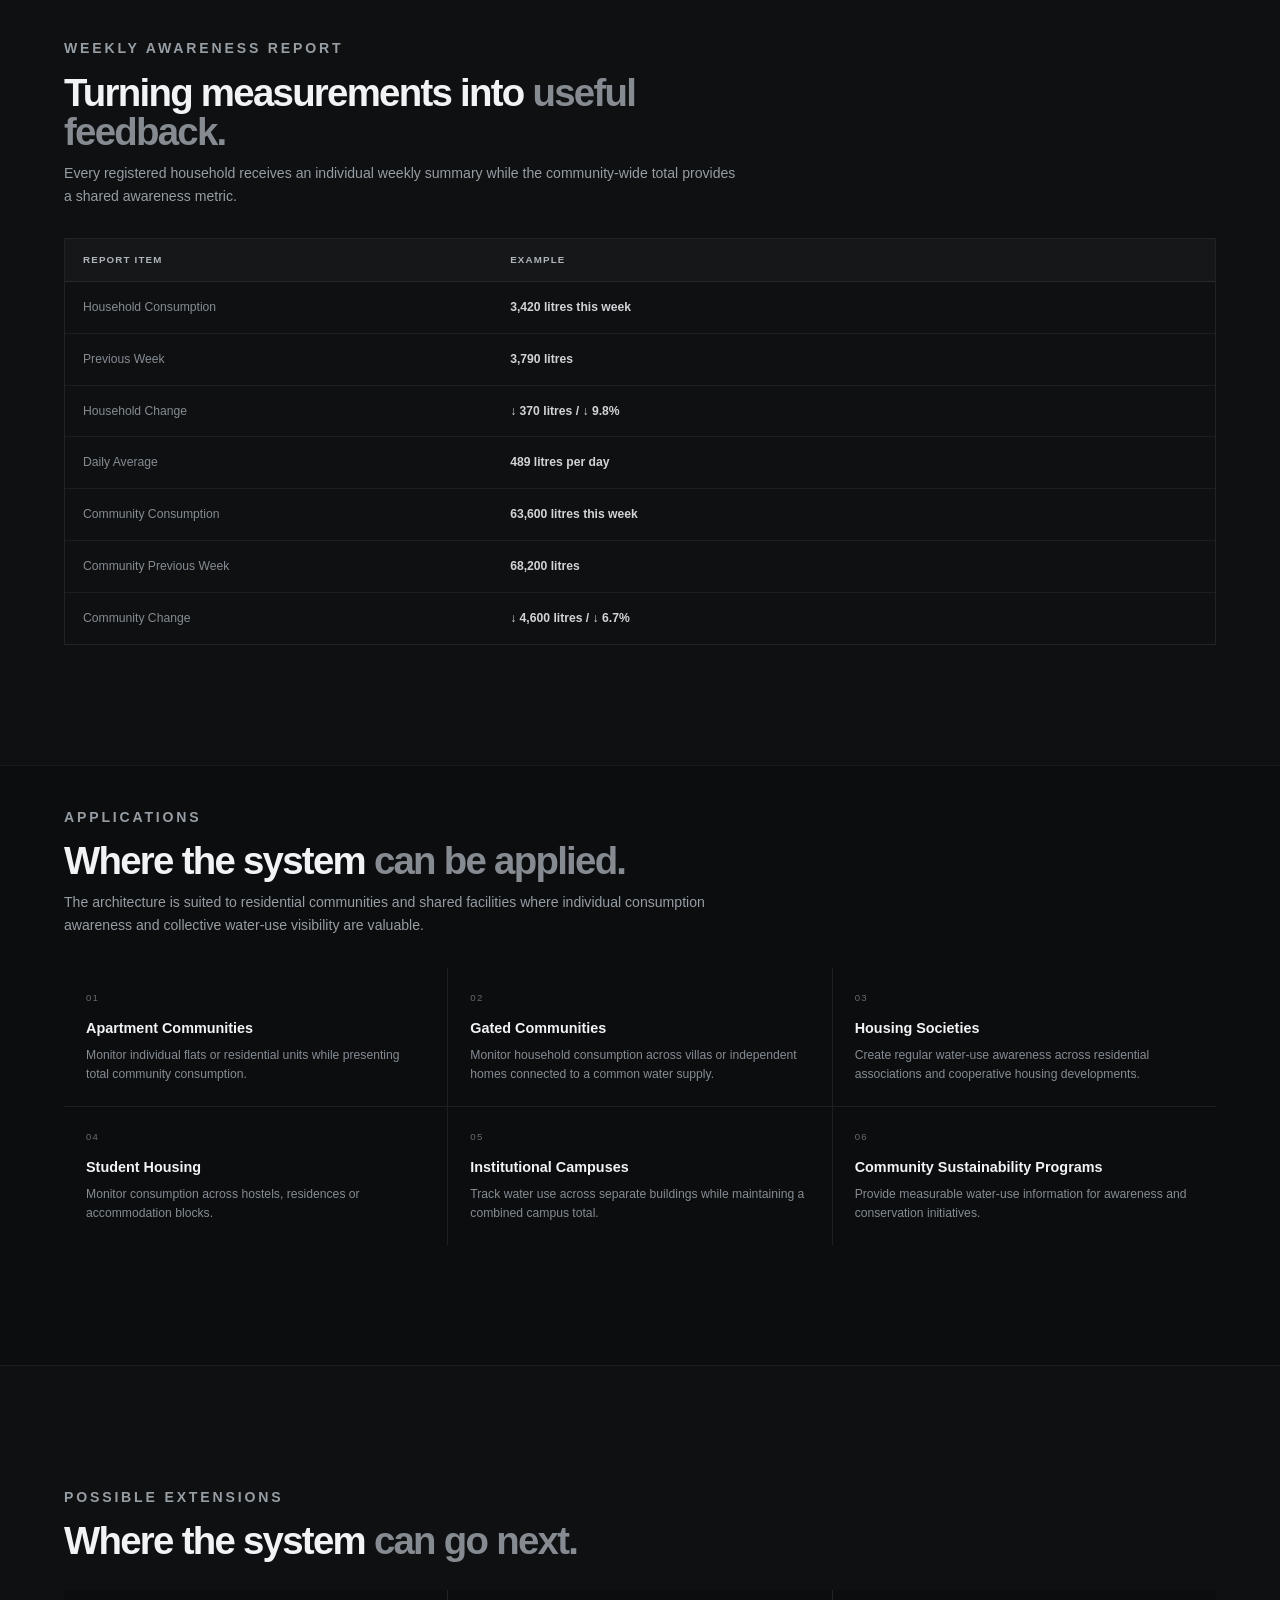
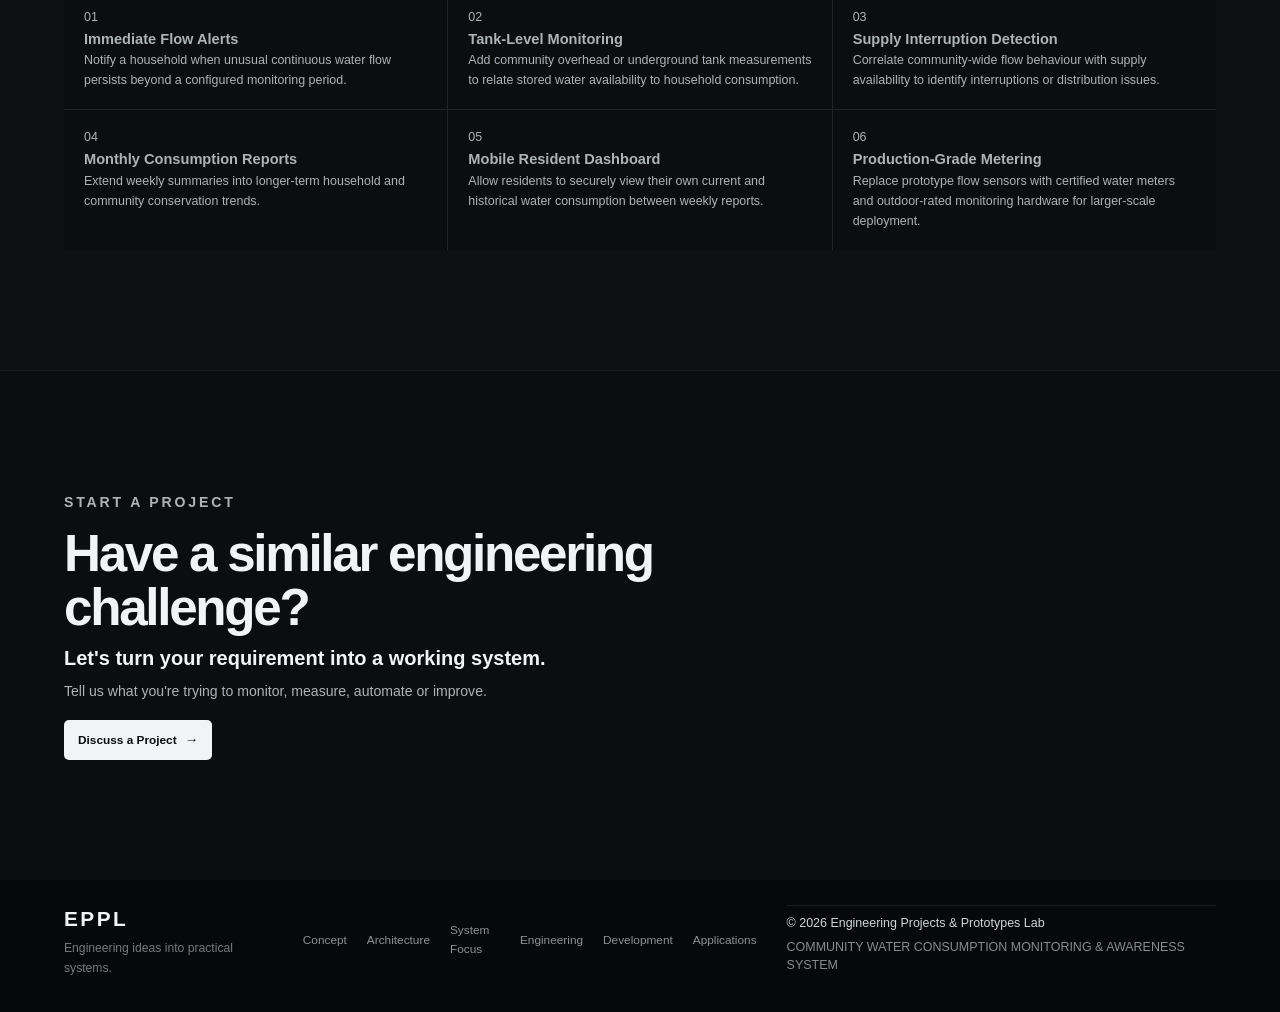
<file: projects/community-water-consumption-monitor.html>
<!DOCTYPE html>
<html lang="en">

<head>
    <meta charset="UTF-8">
    <meta name="viewport" content="width=device-width, initial-scale=1.0">

    <meta name="description"
        content="Community Water Consumption Monitoring & Awareness System — an engineered IoT prototype for measuring household water consumption, aggregating community usage and automatically providing weekly awareness reports.">

    <title>
        Community Water Consumption Monitoring & Awareness System |
        Engineering Projects & Prototypes Lab
    </title>

    <link rel="stylesheet" href="../style.css">
    <link rel="stylesheet" href="../project-detail.css">
</head>

<body class="project-detail-page">

    <!-- ========================================
         NAVIGATION
    ======================================== -->

    <header class="navbar">

        <div class="container nav-container">

            <!-- LOGO -->
            <a href="../index.html" class="logo">
                EPPL
            </a>


            <!-- NAV LINKS -->
            <nav class="nav-links" id="navMenu">

                <a href="#concept">
                    Concept
                </a>

                <a href="#architecture">
                    Architecture
                </a>

                <a href="#analysis">
                    System Focus
                </a>

                <a href="#engineering">
                    Engineering
                </a>

                <a href="#development">
                    Development
                </a>

                <a href="#applications">
                    Applications
                </a>


                <!-- MOBILE BUTTON -->
                <a href="../index.html#contact" class="nav-button mobile-nav-button">

                    Discuss a Project

                </a>

            </nav>


            <!-- DESKTOP BUTTON -->
            <a href="../index.html#contact" class="nav-button desktop-nav-button">

                Discuss a Project

            </a>


            <!-- HAMBURGER -->
            <button class="nav-toggle" id="navToggle" aria-label="Open navigation" aria-expanded="false">

                <span></span>
                <span></span>
                <span></span>

            </button>

        </div>

    </header>


    <main>

        <!-- ========================================
             PROJECT HERO
        ======================================== -->

        <section class="project-detail-hero">

            <!-- BACKGROUND IMAGE -->
            <div class="project-hero-bg" style="background-image: url('../assets/images/project-06.jpg');">
            </div>

            <!-- DARK OVERLAY -->
            <div class="project-hero-overlay"></div>

            <div class="container">

                <div class="project-detail-meta">

                    <span class="eyebrow">
                        PROJECT 06
                    </span>

                    <span class="project-status-label">
                        ENGINEERED PROTOTYPE
                    </span>

                </div>


                <h1>
                    Community Water Consumption
                    <span>Monitoring & Awareness System</span>
                </h1>


                <div class="project-detail-tags">

                    <span>Smart Utilities</span>
                    <span>Water Monitoring</span>
                    <span>IoT</span>

                </div>


                <p class="project-detail-intro">
                    A community water-monitoring system developed to measure
                    water consumption independently for each household,
                    maintain historical usage records, calculate total
                    community consumption and automatically provide every
                    family with a weekly water-usage report.
                </p>


                <a href="../index.html#projects" class="project-back-link">
                    ← Back to Projects
                </a>

            </div>

        </section>


        <!-- ========================================
             THE CHALLENGE
        ======================================== -->

        <section class="project-detail-section challenge-section">

            <div class="container">

                <div class="project-section-heading">

                    <p class="eyebrow">
                        THE CHALLENGE
                    </p>

                    <h2>
                        Making water consumption
                        <span>visible.</span>
                    </h2>

                </div>


                <div class="project-text-block">

                    <p>
                        Water is consumed continuously across residential
                        communities, but individual households often have
                        limited visibility into how much water they actually
                        use over a day or week.
                    </p>

                    <p>
                        Without regular consumption information, it can be
                        difficult for families to understand whether their
                        usage is increasing, decreasing or remaining
                        consistent over time.
                    </p>

                    <p>
                        At community level, the same issue makes it difficult
                        to communicate the scale of collective water use.
                        This project addresses both problems by measuring
                        consumption at each household while also calculating
                        the combined consumption of the entire community.
                    </p>

                </div>


                <div class="engineering-flow">

                    <div class="engineering-flow-item">

                        <span class="flow-number">
                            01
                        </span>

                        <h3>
                            Measure
                        </h3>

                        <p>
                            Record the volume of water consumed
                            by each individual household.
                        </p>

                    </div>


                    <div class="engineering-flow-arrow">
                        →
                    </div>


                    <div class="engineering-flow-item">

                        <span class="flow-number">
                            02
                        </span>

                        <h3>
                            Record
                        </h3>

                        <p>
                            Store timestamped household consumption
                            data in the central monitoring platform.
                        </p>

                    </div>


                    <div class="engineering-flow-arrow">
                        →
                    </div>


                    <div class="engineering-flow-item">

                        <span class="flow-number">
                            03
                        </span>

                        <h3>
                            Analyze
                        </h3>

                        <p>
                            Calculate household totals, historical
                            changes and total community consumption.
                        </p>

                    </div>


                    <div class="engineering-flow-arrow">
                        →
                    </div>


                    <div class="engineering-flow-item">

                        <span class="flow-number">
                            04
                        </span>

                        <h3>
                            Inform
                        </h3>

                        <p>
                            Automatically provide each family with
                            a personalized weekly awareness report.
                        </p>

                    </div>

                </div>

            </div>

        </section>


        <!-- ========================================
             THE CONCEPT
        ======================================== -->

        <section id="concept" class="project-detail-section concept-section">

            <div class="container">

                <div class="project-section-heading">

                    <p class="eyebrow">
                        THE CONCEPT
                    </p>

                    <h2>
                        From water flow to
                        <span>community awareness.</span>
                    </h2>

                </div>


                <div class="project-text-block">

                    <p>
                        Each household is assigned an independent water
                        monitoring node installed on its incoming water line.
                        The node converts water-flow pulses into accumulated
                        consumption and associates the reading with that
                        specific household.
                    </p>

                    <p>
                        Household measurements are transmitted through the
                        community network to a centralized monitoring
                        platform, where daily and weekly consumption
                        histories are maintained.
                    </p>

                    <p>
                        At the end of every week, the system calculates each
                        household's consumption, compares it with the same
                        household's previous week and calculates the total
                        amount of water consumed by the entire community.
                    </p>

                    <p>
                        Each family receives only its own detailed consumption
                        information together with the shared community total,
                        allowing personal usage to remain private while making
                        collective water consumption visible.
                    </p>

                </div>


                <div class="concept-flow">

                    <div class="concept-stage">

                        <span class="concept-stage-number">
                            01
                        </span>

                        <h3>
                            MEASURE
                        </h3>

                        <p>
                            Measure water consumption
                            independently at each house.
                        </p>

                    </div>


                    <div class="concept-stage">

                        <span class="concept-stage-number">
                            02
                        </span>

                        <h3>
                            COLLECT
                        </h3>

                        <p>
                            Transfer household measurements
                            to the community platform.
                        </p>

                    </div>


                    <div class="concept-stage">

                        <span class="concept-stage-number">
                            03
                        </span>

                        <h3>
                            ANALYZE
                        </h3>

                        <p>
                            Calculate household history
                            and community-wide totals.
                        </p>

                    </div>


                    <div class="concept-stage">

                        <span class="concept-stage-number">
                            04
                        </span>

                        <h3>
                            INFORM
                        </h3>

                        <p>
                            Provide each household with
                            a weekly awareness report.
                        </p>

                    </div>

                </div>

            </div>

        </section>


        <!-- ========================================
             SYSTEM ARCHITECTURE
        ======================================== -->

        <section id="architecture" class="project-detail-section architecture-section">

            <div class="container">

                <div class="project-section-heading">

                    <p class="eyebrow">
                        SYSTEM ARCHITECTURE
                    </p>

                    <h2>
                        How the system
                        <span>works.</span>
                    </h2>

                </div>


                <div class="architecture-diagram">

                    <!-- HOUSEHOLDS -->

                    <div class="architecture-block architecture-environment">

                        <span class="architecture-block-title">
                            HOUSEHOLDS
                        </span>

                        <div class="architecture-items">
                            <span>House 01</span>
                            <span>House 02</span>
                            <span>House 03...</span>
                        </div>

                    </div>


                    <div class="architecture-connector"></div>


                    <!-- METERING -->

                    <div class="architecture-block">

                        <span class="architecture-block-title">
                            WATER METERING
                        </span>

                        <div class="architecture-items">
                            <span>Flow Measurement</span>
                            <span>Pulse Counting</span>
                        </div>

                    </div>


                    <div class="architecture-connector"></div>


                    <!-- NETWORK -->

                    <div class="architecture-block">

                        <span class="architecture-block-title">
                            COMMUNITY NETWORK
                        </span>

                        <div class="architecture-items">
                            <span>LoRaWAN</span>
                            <span>Household Identification</span>
                        </div>

                    </div>


                    <div class="architecture-connector"></div>


                    <!-- CENTRAL SYSTEM -->

                    <div class="architecture-block architecture-core">

                        <span class="architecture-block-title">
                            CENTRAL PLATFORM
                        </span>

                        <div class="architecture-items">
                            <span>Usage Database</span>
                            <span>Consumption Analysis</span>
                            <span>Community Aggregation</span>
                        </div>

                    </div>


                    <div class="architecture-connector"></div>


                    <!-- REPORTING -->

                    <div class="architecture-block architecture-output">

                        <span class="architecture-block-title">
                            WEEKLY REPORTING
                        </span>

                        <div class="architecture-items">
                            <span>Household Usage</span>
                            <span>Previous Week</span>
                            <span>Community Total</span>
                        </div>

                    </div>

                </div>

            </div>

        </section>


        <!-- ========================================
             SYSTEM FOCUS
        ======================================== -->

        <section id="analysis" class="project-detail-section monitoring-section">

            <div class="container">

                <div class="project-section-heading">

                    <p class="eyebrow">
                        SYSTEM FOCUS
                    </p>

                    <h2>
                        What the system
                        <span>observes.</span>
                    </h2>

                    <p>
                        Household measurements are maintained separately
                        while selected aggregated information is used to
                        create community-wide awareness.
                    </p>

                </div>


                <div class="monitoring-grid">

                    <article class="monitoring-item">

                        <span class="monitoring-number">
                            01
                        </span>

                        <h3>
                            Household Consumption
                        </h3>

                        <p>
                            Measures the amount of water consumed by
                            each registered household throughout the day.
                        </p>

                    </article>


                    <article class="monitoring-item">

                        <span class="monitoring-number">
                            02
                        </span>

                        <h3>
                            Consumption History
                        </h3>

                        <p>
                            Stores daily and weekly usage so each family
                            can understand how its own consumption
                            changes over time.
                        </p>

                    </article>


                    <article class="monitoring-item">

                        <span class="monitoring-number">
                            03
                        </span>

                        <h3>
                            Community Consumption
                        </h3>

                        <p>
                            Adds the consumption of all active households
                            to calculate the community's total weekly
                            water use.
                        </p>

                    </article>


                    <article class="monitoring-item">

                        <span class="monitoring-number">
                            04
                        </span>

                        <h3>
                            Unusual Flow Behaviour
                        </h3>

                        <p>
                            Observes extended continuous flow and unusual
                            consumption patterns that may require the
                            household's attention.
                        </p>

                    </article>

                </div>

            </div>

        </section>


        <!-- ========================================
             ENGINEERING
        ======================================== -->

        <section id="engineering" class="project-detail-section engineering-build-section">

            <div class="container">


                <!-- ========================================
                     ENGINEERING BUILD
                ======================================== -->

                <div class="project-section-heading">

                    <p class="eyebrow">
                        ENGINEERING BUILD
                    </p>

                    <h2>
                        Hardware behind the
                        <span>community monitoring system.</span>
                    </h2>

                    <p>
                        The prototype combines household-level flow sensing,
                        embedded pulse acquisition, long-range wireless
                        communication and centralized data processing to
                        create a distributed community water-monitoring
                        network.
                    </p>

                </div>

                <div class="engineering-table-wrapper">

                    <table class="engineering-table">

                        <thead>
                            <tr>
                                <th>FUNCTION</th>
                                <th>HARDWARE</th>
                                <th>ENGINEERING PURPOSE</th>
                            </tr>
                        </thead>

                        <tbody>

                            <tr>
                                <td>Household Water Measurement</td>

                                <td>
                                    DFRobot SEN0217
                                    Water Flow Sensor
                                </td>

                                <td>
                                    Measures prototype household
                                    water consumption.
                                </td>
                            </tr>

                            <tr>
                                <td>Household Controller</td>

                                <td>
                                    ESP32-DevKitC V4
                                </td>

                                <td>
                                    Counts flow pulses, calculates
                                    consumed volume and associates
                                    readings with a household ID.
                                </td>
                            </tr>

                            <tr>
                                <td>Wireless Communication</td>

                                <td>
                                    ESP32 Wi-Fi
                                </td>

                                <td>
                                    Transfers household readings
                                    to the central monitoring system.
                                </td>
                            </tr>

                            <tr>
                                <td>Community Network</td>

                                <td>
                                    Wi-Fi Router
                                </td>

                                <td>
                                    Connects multiple household
                                    monitoring nodes to the server.
                                </td>
                            </tr>

                            <tr>
                                <td>Central Processing</td>

                                <td>
                                    Raspberry Pi 4 Model B
                                </td>

                                <td>
                                    Collects household records,
                                    calculates weekly totals and
                                    generates consumption reports.
                                </td>
                            </tr>

                        </tbody>

                    </table>

                </div>

                <p class="engineering-software-note">
                    <strong>Software Stack:</strong>
                    Python · InfluxDB · Grafana · Scheduled Reporting
                </p>
                <!-- ========================================
                     ENGINEERING SUBSECTION 01
                     COMMUNITY METERING ARRANGEMENT
                ======================================== -->

                <div class="engineering-subsection">

                    <div class="engineering-subsection-heading">

                        <span class="engineering-subsection-number">
                            01
                        </span>

                        <div>

                            <h3>
                                Community Water Monitoring Arrangement
                            </h3>

                            <p>
                                Every household operates as an independent
                                metering point while the central platform
                                collects and aggregates measurements from
                                the complete community.
                            </p>

                        </div>

                    </div>


                    <!-- ========================================
     COMMUNITY WATER SYSTEM TOPOLOGY
======================================== -->

                    <div class="system-topology water-topology">


                        <!-- LEGEND -->

                        <div class="topology-legend">

                            <div class="legend-item">
                                <span class="legend-line physical-line"></span>
                                <span>Water Flow</span>
                            </div>

                            <div class="legend-item">
                                <span class="legend-line data-line"></span>
                                <span>Data Communication</span>
                            </div>

                        </div>



                        <!-- ========================================
         WATER DISTRIBUTION LAYER
    ======================================== -->

                        <div class="topology-section">

                            <div class="topology-section-label">
                                WATER DISTRIBUTION
                            </div>


                            <div class="water-source-node topology-node topology-node-primary">

                                <span class="topology-kicker">
                                    COMMUNITY SUPPLY
                                </span>

                                <strong>
                                    Main Water Distribution
                                </strong>

                                <small>
                                    Common supply serving monitored households
                                </small>

                            </div>


                            <div class="water-main-line"></div>

                        </div>



                        <!-- ========================================
         HOUSEHOLD MONITORING LAYER
    ======================================== -->

                        <div class="topology-section">

                            <div class="topology-section-label">
                                HOUSEHOLD MONITORING
                            </div>


                            <div class="household-grid">


                                <!-- HOUSE 01 -->

                                <div class="household-node">

                                    <div class="household-header">

                                        <span>
                                            HOUSE 01
                                        </span>

                                        <strong>
                                            Household Monitoring Node
                                        </strong>

                                    </div>


                                    <div class="household-process">

                                        <div class="mini-node">

                                            <span>
                                                WATER LINE
                                            </span>

                                            <strong>
                                                Incoming Supply
                                            </strong>

                                        </div>


                                        <div class="mini-arrow">
                                            →
                                        </div>


                                        <div class="mini-node sensor-node">

                                            <span>
                                                FLOW SENSOR
                                            </span>

                                            <strong>
                                                SEN0217
                                            </strong>

                                        </div>


                                        <div class="mini-arrow">
                                            →
                                        </div>


                                        <div class="mini-node controller-node">

                                            <span>
                                                CONTROLLER
                                            </span>

                                            <strong>
                                                ESP32
                                            </strong>

                                        </div>

                                    </div>


                                    <div class="household-output">

                                        Pulse Count
                                        <span>→</span>
                                        Litres Used
                                        <span>→</span>
                                        Household ID

                                    </div>

                                </div>



                                <!-- HOUSE 02 -->

                                <div class="household-node">

                                    <div class="household-header">

                                        <span>
                                            HOUSE 02
                                        </span>

                                        <strong>
                                            Household Monitoring Node
                                        </strong>

                                    </div>


                                    <div class="household-process">

                                        <div class="mini-node">

                                            <span>
                                                WATER LINE
                                            </span>

                                            <strong>
                                                Incoming Supply
                                            </strong>

                                        </div>


                                        <div class="mini-arrow">
                                            →
                                        </div>


                                        <div class="mini-node sensor-node">

                                            <span>
                                                FLOW SENSOR
                                            </span>

                                            <strong>
                                                SEN0217
                                            </strong>

                                        </div>


                                        <div class="mini-arrow">
                                            →
                                        </div>


                                        <div class="mini-node controller-node">

                                            <span>
                                                CONTROLLER
                                            </span>

                                            <strong>
                                                ESP32
                                            </strong>

                                        </div>

                                    </div>


                                    <div class="household-output">

                                        Pulse Count
                                        <span>→</span>
                                        Litres Used
                                        <span>→</span>
                                        Household ID

                                    </div>

                                </div>



                                <!-- HOUSE N -->

                                <div class="household-node">

                                    <div class="household-header">

                                        <span>
                                            HOUSE N
                                        </span>

                                        <strong>
                                            Additional Household Nodes
                                        </strong>

                                    </div>


                                    <div class="household-process">

                                        <div class="mini-node">

                                            <span>
                                                WATER LINE
                                            </span>

                                            <strong>
                                                Incoming Supply
                                            </strong>

                                        </div>


                                        <div class="mini-arrow">
                                            →
                                        </div>


                                        <div class="mini-node sensor-node">

                                            <span>
                                                FLOW SENSOR
                                            </span>

                                            <strong>
                                                Water Meter
                                            </strong>

                                        </div>


                                        <div class="mini-arrow">
                                            →
                                        </div>


                                        <div class="mini-node controller-node">

                                            <span>
                                                CONTROLLER
                                            </span>

                                            <strong>
                                                Monitoring Node
                                            </strong>

                                        </div>

                                    </div>


                                    <div class="household-output">

                                        Scalable
                                        <span>→</span>
                                        Additional Homes
                                        <span>→</span>
                                        Same Architecture

                                    </div>

                                </div>


                            </div>

                        </div>



                        <!-- ========================================
         COMMUNICATION LAYER
    ======================================== -->

                        <div class="topology-downlink">

                            <span>
                                HOUSEHOLD USAGE DATA
                            </span>

                            <div class="topology-downlink-line"></div>

                            <small>
                                Wi-Fi Prototype / LoRaWAN Production Architecture
                            </small>

                        </div>



                        <div class="topology-section">

                            <div class="topology-section-label">
                                COMMUNITY COMMUNICATION
                            </div>


                            <div class="communication-row">


                                <div class="topology-node">

                                    <span class="topology-kicker">
                                        PROTOTYPE NETWORK
                                    </span>

                                    <strong>
                                        Wi-Fi Router
                                    </strong>

                                    <small>
                                        Local prototype communication
                                    </small>

                                </div>


                                <div class="topology-arrow-large">
                                    →
                                </div>


                                <div class="topology-node topology-node-reference">

                                    <span class="topology-kicker">
                                        PRODUCTION REFERENCE
                                    </span>

                                    <strong>
                                        RAK7268V2
                                    </strong>

                                    <small>
                                        LoRaWAN community gateway
                                    </small>

                                </div>


                            </div>

                        </div>



                        <!-- ========================================
         CENTRAL PLATFORM
    ======================================== -->

                        <div class="topology-downlink">

                            <span>
                                TIMESTAMPED CONSUMPTION DATA
                            </span>

                            <div class="topology-downlink-line"></div>

                        </div>



                        <div class="topology-section">

                            <div class="topology-section-label">
                                CENTRAL MONITORING PLATFORM
                            </div>


                            <div class="platform-node">


                                <div class="platform-title">

                                    <span>
                                        CENTRAL PROCESSING
                                    </span>

                                    <strong>
                                        Raspberry Pi 4
                                    </strong>

                                    <small>
                                        Community Water Monitoring Server
                                    </small>

                                </div>


                                <div class="platform-services">


                                    <div class="service-node">

                                        <span>
                                            STORAGE
                                        </span>

                                        <strong>
                                            InfluxDB
                                        </strong>

                                        <small>
                                            Timestamped household usage
                                        </small>

                                    </div>


                                    <div class="service-arrow">
                                        →
                                    </div>


                                    <div class="service-node">

                                        <span>
                                            ANALYSIS
                                        </span>

                                        <strong>
                                            Python
                                        </strong>

                                        <small>
                                            Daily & weekly calculations
                                        </small>

                                    </div>


                                    <div class="service-arrow">
                                        →
                                    </div>


                                    <div class="service-node">

                                        <span>
                                            VISUALIZATION
                                        </span>

                                        <strong>
                                            Grafana
                                        </strong>

                                        <small>
                                            Community consumption trends
                                        </small>

                                    </div>


                                </div>

                            </div>

                        </div>



                        <!-- ========================================
         REPORTING LAYER
    ======================================== -->

                        <div class="topology-downlink">

                            <span>
                                WEEKLY PROCESSING
                            </span>

                            <div class="topology-downlink-line"></div>

                        </div>



                        <div class="topology-section">

                            <div class="topology-section-label">
                                AWARENESS & REPORTING
                            </div>


                            <div class="report-flow">


                                <div class="report-calculation">

                                    <span>
                                        HOUSEHOLD
                                    </span>

                                    <strong>
                                        3,420 L
                                    </strong>

                                    <small>
                                        This week's consumption
                                    </small>

                                </div>


                                <div class="report-plus">
                                    +
                                </div>


                                <div class="report-calculation">

                                    <span>
                                        PREVIOUS WEEK
                                    </span>

                                    <strong>
                                        3,790 L
                                    </strong>

                                    <small>
                                        ↓ 370 L / ↓ 9.8%
                                    </small>

                                </div>


                                <div class="report-plus">
                                    +
                                </div>


                                <div class="report-calculation">

                                    <span>
                                        COMMUNITY TOTAL
                                    </span>

                                    <strong>
                                        63,600 L
                                    </strong>

                                    <small>
                                        All households combined
                                    </small>

                                </div>


                                <div class="report-arrow">
                                    →
                                </div>


                                <div class="report-result">

                                    <span>
                                        WEEKLY REPORT
                                    </span>

                                    <strong>
                                        Individual Household
                                    </strong>

                                    <small>
                                        Private household data + shared community total
                                    </small>

                                </div>


                            </div>

                        </div>



                        <!-- ========================================
         SYSTEM NOTE
    ======================================== -->

                        <div class="topology-note">

                            <strong>
                                System Principle
                            </strong>

                            <p>
                                Detailed consumption remains associated with the individual
                                household. Only the combined community total is shared across
                                community awareness reports.
                            </p>

                        </div>


                    </div>


                    <!-- ========================================
                     ENGINEERING SUBSECTION 02
                     CONSUMPTION STATE MODEL
                ======================================== -->

                    <div class="engineering-subsection">

                        <div class="engineering-subsection-heading">

                            <span class="engineering-subsection-number">
                                02
                            </span>

                            <div>

                                <h3>
                                    Household Consumption-State Model
                                </h3>

                                <p>
                                    Consumption is evaluated against each
                                    household's own historical behaviour and
                                    configured awareness thresholds rather than
                                    publicly ranking households against each other.
                                </p>

                            </div>

                        </div>


                        <div class="priority-table-wrapper">

                            <table class="priority-table">

                                <thead>

                                    <tr>
                                        <th>STATE</th>
                                        <th>CONSUMPTION CONDITION</th>
                                        <th>SYSTEM INTERPRETATION</th>
                                    </tr>

                                </thead>


                                <tbody>

                                    <tr>

                                        <td>
                                            <span class="priority-code">
                                                S0
                                            </span>
                                        </td>

                                        <td>
                                            Normal
                                        </td>

                                        <td>
                                            Household consumption remains within
                                            its established operating pattern
                                            without unusual continuous flow.
                                        </td>

                                    </tr>


                                    <tr>

                                        <td>
                                            <span class="priority-code">
                                                S1
                                            </span>
                                        </td>

                                        <td>
                                            Elevated
                                        </td>

                                        <td>
                                            Daily or weekly consumption has
                                            increased noticeably compared with
                                            the household's recent history.
                                        </td>

                                    </tr>


                                    <tr>

                                        <td>
                                            <span class="priority-code">
                                                S2
                                            </span>
                                        </td>

                                        <td>
                                            High Consumption
                                        </td>

                                        <td>
                                            Usage exceeds a configured household
                                            awareness threshold and is highlighted
                                            within the weekly report.
                                        </td>

                                    </tr>


                                    <tr>

                                        <td>
                                            <span class="priority-code">
                                                S3
                                            </span>
                                        </td>

                                        <td>
                                            Possible Continuous Flow
                                        </td>

                                        <td>
                                            Water flow continues for an unusually
                                            long period and is flagged for the
                                            household to investigate.
                                        </td>

                                    </tr>

                                </tbody>

                            </table>

                        </div>

                    </div>


                    <!-- ========================================
                     ENGINEERING SUBSECTION 03
                     CONSUMPTION ANALYSIS LOGIC
                ======================================== -->

                    <div class="engineering-subsection">

                        <div class="engineering-subsection-heading">

                            <span class="engineering-subsection-number">
                                03
                            </span>

                            <div>

                                <h3>
                                    Consumption Analysis & Reporting Logic
                                </h3>

                                <p>
                                    Raw flow measurements are converted into
                                    household and community information before
                                    the weekly awareness report is generated.
                                </p>

                            </div>

                        </div>


                        <div class="control-logic-diagram">


                            <div class="logic-block">

                                <span>
                                    01
                                </span>

                                <strong>
                                    Measure Flow
                                </strong>

                                <p>
                                    Count water-flow pulses at the
                                    individual household node.
                                </p>

                            </div>


                            <div class="logic-arrow">
                                →
                            </div>


                            <div class="logic-block">

                                <span>
                                    02
                                </span>

                                <strong>
                                    Calculate Volume
                                </strong>

                                <p>
                                    Convert pulse counts into accumulated
                                    household water consumption.
                                </p>

                            </div>


                            <div class="logic-arrow">
                                →
                            </div>


                            <div class="logic-block">

                                <span>
                                    03
                                </span>

                                <strong>
                                    Store Usage
                                </strong>

                                <p>
                                    Associate timestamped consumption with
                                    the registered household identifier.
                                </p>

                            </div>


                            <div class="logic-arrow">
                                →
                            </div>


                            <div class="logic-block">

                                <span>
                                    04
                                </span>

                                <strong>
                                    Calculate Weekly Totals
                                </strong>

                                <p>
                                    Determine each household's current and
                                    previous weekly consumption.
                                </p>

                            </div>


                            <div class="logic-arrow">
                                →
                            </div>


                            <div class="logic-block logic-decision">

                                <span>
                                    05
                                </span>

                                <strong>
                                    Aggregate Community
                                </strong>

                                <p>
                                    Add all active household totals to obtain
                                    total community consumption.
                                </p>

                            </div>


                            <div class="logic-arrow">
                                →
                            </div>


                            <div class="logic-block">

                                <span>
                                    06
                                </span>

                                <strong>
                                    Generate Report
                                </strong>

                                <p>
                                    Send each family its private household
                                    summary together with community totals.
                                </p>

                            </div>

                        </div>

                    </div>


                    <!-- ========================================
                     ENGINEERING SUBSECTION 04
                     DATA & RELIABILITY PHILOSOPHY
                ======================================== -->

                    <div class="engineering-subsection safety-subsection">

                        <div class="engineering-subsection-heading">

                            <span class="engineering-subsection-number">
                                04
                            </span>

                            <div>

                                <h3>
                                    Measurement, Privacy & Reliability Philosophy
                                </h3>

                                <p>
                                    The system is designed around transparent
                                    water-use awareness while keeping detailed
                                    household consumption separate from
                                    community-wide information.
                                </p>

                            </div>

                        </div>


                        <div class="safety-grid">


                            <article class="safety-item">

                                <span>
                                    01
                                </span>

                                <h4>
                                    Independent Household Records
                                </h4>

                                <p>
                                    Every monitoring node is assigned a unique
                                    household identity so consumption records
                                    remain separated within the database.
                                </p>

                            </article>


                            <article class="safety-item">

                                <span>
                                    02
                                </span>

                                <h4>
                                    Private Usage Reporting
                                </h4>

                                <p>
                                    Each family receives detailed information
                                    only about its own household consumption.
                                    Other households' individual readings are
                                    not included.
                                </p>

                            </article>


                            <article class="safety-item">

                                <span>
                                    03
                                </span>

                                <h4>
                                    Community Total Only
                                </h4>

                                <p>
                                    Shared awareness information contains the
                                    combined community consumption rather than
                                    identifying highest or lowest consuming
                                    households.
                                </p>

                            </article>


                            <article class="safety-item">

                                <span>
                                    04
                                </span>

                                <h4>
                                    Local Pulse Accumulation
                                </h4>

                                <p>
                                    Water consumption is accumulated at the
                                    household node so short communication
                                    interruptions do not immediately discard
                                    flow information.
                                </p>

                            </article>


                            <article class="safety-item">

                                <span>
                                    05
                                </span>

                                <h4>
                                    Possible Leak Indication
                                </h4>

                                <p>
                                    Extended continuous flow is presented as a
                                    possible abnormal condition requiring
                                    investigation rather than automatically
                                    declaring that a leak exists.
                                </p>

                            </article>


                            <article class="safety-item">

                                <span>
                                    06
                                </span>

                                <h4>
                                    Awareness, Not Billing
                                </h4>

                                <p>
                                    The prototype is intended for consumption
                                    awareness and monitoring. Production billing
                                    applications would require appropriately
                                    certified metering hardware and installation.
                                </p>

                            </article>

                        </div>

                    </div>

                </div>

        </section>


        <!-- ========================================
             DEVELOPMENT APPROACH
        ======================================== -->

        <section id="development" class="project-detail-section development-section">

            <div class="container">

                <div class="project-section-heading">

                    <p class="eyebrow">
                        DEVELOPMENT APPROACH
                    </p>

                    <h2>
                        From household flow to
                        <span>community awareness.</span>
                    </h2>

                    <p>
                        The prototype was developed progressively from
                        water-flow measurement and household identification
                        through wireless communication, centralized storage,
                        consumption analysis and automated weekly reporting.
                    </p>

                </div>


                <div class="development-list">

                    <article class="development-step">

                        <span class="development-number">
                            01
                        </span>

                        <div>

                            <h3>
                                Flow Measurement
                            </h3>

                            <p>
                                Integrated the SEN0217 flow sensor and
                                configured pulse counting to convert water
                                movement into accumulated consumption.
                            </p>

                        </div>

                    </article>


                    <article class="development-step">

                        <span class="development-number">
                            02
                        </span>

                        <div>

                            <h3>
                                Household Monitoring Nodes
                            </h3>

                            <p>
                                Configured ESP32-based monitoring nodes with
                                unique household identifiers and local
                                consumption accumulation.
                            </p>

                        </div>

                    </article>


                    <article class="development-step">

                        <span class="development-number">
                            03
                        </span>

                        <div>

                            <h3>
                                Community Communication
                            </h3>

                            <p>
                                Integrated LoRaWAN communication between
                                household monitoring nodes and the centralized
                                community gateway.
                            </p>

                        </div>

                    </article>


                    <article class="development-step">

                        <span class="development-number">
                            04
                        </span>

                        <div>

                            <h3>
                                Data Platform
                            </h3>

                            <p>
                                Developed the Raspberry Pi-based platform
                                for storing timestamped household measurements
                                and maintaining consumption history.
                            </p>

                        </div>

                    </article>


                    <article class="development-step">

                        <span class="development-number">
                            05
                        </span>

                        <div>

                            <h3>
                                Weekly Reporting
                            </h3>

                            <p>
                                Implemented automated calculations for
                                household totals, previous-week comparison,
                                community totals and personalized reports.
                            </p>

                        </div>

                    </article>


                    <article class="development-step">

                        <span class="development-number">
                            06
                        </span>

                        <div>

                            <h3>
                                Testing & Refinement
                            </h3>

                            <p>
                                Tested varying flow conditions, multiple
                                household nodes, communication interruption,
                                weekly aggregation and continuous-flow
                                detection scenarios.
                            </p>

                        </div>

                    </article>

                </div>

            </div>

        </section>


        <!-- ========================================
             WEEKLY REPORT EXAMPLE
        ======================================== -->

        <section class="project-detail-section">

            <div class="container">

                <div class="project-section-heading">

                    <p class="eyebrow">
                        WEEKLY AWARENESS REPORT
                    </p>

                    <h2>
                        Turning measurements into
                        <span>useful feedback.</span>
                    </h2>

                    <p>
                        Every registered household receives an individual
                        weekly summary while the community-wide total
                        provides a shared awareness metric.
                    </p>

                </div>


                <div class="priority-table-wrapper">

                    <table class="priority-table">

                        <thead>

                            <tr>
                                <th>REPORT ITEM</th>
                                <th>EXAMPLE</th>
                            </tr>

                        </thead>


                        <tbody>

                            <tr>

                                <td>
                                    Household Consumption
                                </td>

                                <td>
                                    3,420 litres this week
                                </td>

                            </tr>


                            <tr>

                                <td>
                                    Previous Week
                                </td>

                                <td>
                                    3,790 litres
                                </td>

                            </tr>


                            <tr>

                                <td>
                                    Household Change
                                </td>

                                <td>
                                    ↓ 370 litres / ↓ 9.8%
                                </td>

                            </tr>


                            <tr>

                                <td>
                                    Daily Average
                                </td>

                                <td>
                                    489 litres per day
                                </td>

                            </tr>


                            <tr>

                                <td>
                                    Community Consumption
                                </td>

                                <td>
                                    63,600 litres this week
                                </td>

                            </tr>


                            <tr>

                                <td>
                                    Community Previous Week
                                </td>

                                <td>
                                    68,200 litres
                                </td>

                            </tr>


                            <tr>

                                <td>
                                    Community Change
                                </td>

                                <td>
                                    ↓ 4,600 litres / ↓ 6.7%
                                </td>

                            </tr>

                        </tbody>

                    </table>

                </div>

            </div>

        </section>


        <!-- ========================================
             APPLICATIONS
        ======================================== -->

        <section id="applications" class="project-detail-section applications-section">

            <div class="container">

                <div class="project-section-heading">

                    <p class="eyebrow">
                        APPLICATIONS
                    </p>

                    <h2>
                        Where the system
                        <span>can be applied.</span>
                    </h2>

                    <p>
                        The architecture is suited to residential communities
                        and shared facilities where individual consumption
                        awareness and collective water-use visibility are
                        valuable.
                    </p>

                </div>


                <div class="applications-grid">

                    <article class="application-item">

                        <span>
                            01
                        </span>

                        <h3>
                            Apartment Communities
                        </h3>

                        <p>
                            Monitor individual flats or residential units
                            while presenting total community consumption.
                        </p>

                    </article>


                    <article class="application-item">

                        <span>
                            02
                        </span>

                        <h3>
                            Gated Communities
                        </h3>

                        <p>
                            Monitor household consumption across villas
                            or independent homes connected to a common
                            water supply.
                        </p>

                    </article>


                    <article class="application-item">

                        <span>
                            03
                        </span>

                        <h3>
                            Housing Societies
                        </h3>

                        <p>
                            Create regular water-use awareness across
                            residential associations and cooperative
                            housing developments.
                        </p>

                    </article>


                    <article class="application-item">

                        <span>
                            04
                        </span>

                        <h3>
                            Student Housing
                        </h3>

                        <p>
                            Monitor consumption across hostels,
                            residences or accommodation blocks.
                        </p>

                    </article>


                    <article class="application-item">

                        <span>
                            05
                        </span>

                        <h3>
                            Institutional Campuses
                        </h3>

                        <p>
                            Track water use across separate buildings
                            while maintaining a combined campus total.
                        </p>

                    </article>


                    <article class="application-item">

                        <span>
                            06
                        </span>

                        <h3>
                            Community Sustainability Programs
                        </h3>

                        <p>
                            Provide measurable water-use information
                            for awareness and conservation initiatives.
                        </p>

                    </article>

                </div>

            </div>

        </section>


        <!-- ========================================
             POSSIBLE EXTENSIONS
        ======================================== -->

        <section class="project-detail-section extensions-section">

            <div class="container">

                <div class="project-section-heading">

                    <p class="eyebrow">
                        POSSIBLE EXTENSIONS
                    </p>

                    <h2>
                        Where the system
                        <span>can go next.</span>
                    </h2>

                </div>


                <div class="extensions-grid">

                    <article class="extension-item">

                        <span>
                            01
                        </span>

                        <h3>
                            Immediate Flow Alerts
                        </h3>

                        <p>
                            Notify a household when unusual continuous
                            water flow persists beyond a configured
                            monitoring period.
                        </p>

                    </article>


                    <article class="extension-item">

                        <span>
                            02
                        </span>

                        <h3>
                            Tank-Level Monitoring
                        </h3>

                        <p>
                            Add community overhead or underground tank
                            measurements to relate stored water availability
                            to household consumption.
                        </p>

                    </article>


                    <article class="extension-item">

                        <span>
                            03
                        </span>

                        <h3>
                            Supply Interruption Detection
                        </h3>

                        <p>
                            Correlate community-wide flow behaviour with
                            supply availability to identify interruptions
                            or distribution issues.
                        </p>

                    </article>


                    <article class="extension-item">

                        <span>
                            04
                        </span>

                        <h3>
                            Monthly Consumption Reports
                        </h3>

                        <p>
                            Extend weekly summaries into longer-term
                            household and community conservation trends.
                        </p>

                    </article>


                    <article class="extension-item">

                        <span>
                            05
                        </span>

                        <h3>
                            Mobile Resident Dashboard
                        </h3>

                        <p>
                            Allow residents to securely view their own
                            current and historical water consumption
                            between weekly reports.
                        </p>

                    </article>


                    <article class="extension-item">

                        <span>
                            06
                        </span>

                        <h3>
                            Production-Grade Metering
                        </h3>

                        <p>
                            Replace prototype flow sensors with certified
                            water meters and outdoor-rated monitoring
                            hardware for larger-scale deployment.
                        </p>

                    </article>

                </div>

            </div>

        </section>


        <!-- ========================================
             PROJECT CTA
        ======================================== -->

        <section class="project-detail-cta">

            <div class="container">

                <div class="project-cta-content">

                    <p class="eyebrow">
                        START A PROJECT
                    </p>

                    <h2>
                        Have a similar
                        engineering challenge?
                    </h2>

                    <h3>
                        Let's turn your requirement
                        into a working system.
                    </h3>

                    <p>
                        Tell us what you're trying to monitor, measure,
                        automate or improve.
                    </p>

                    <a href="../index.html#contact" class="footer-cta-button">

                        Discuss a Project

                        <span>
                            →
                        </span>

                    </a>

                </div>

            </div>

        </section>

    </main>


    <!-- ========================================
         FOOTER
    ======================================== -->

    <footer class="footer">

        <div class="container footer-container">

            <div class="footer-brand">

                <span class="logo">
                    EPPL
                </span>

                <p>
                    Engineering ideas into practical systems.
                </p>

            </div>


            <div class="footer-links">

                <a href="#concept">
                    Concept
                </a>

                <a href="#architecture">
                    Architecture
                </a>

                <a href="#analysis">
                    System Focus
                </a>

                <a href="#engineering">
                    Engineering
                </a>

                <a href="#development">
                    Development
                </a>

                <a href="#applications">
                    Applications
                </a>

            </div>


            <div class="footer-bottom">

                <span>
                    © 2026 Engineering Projects & Prototypes Lab
                </span>

                <span>
                    COMMUNITY WATER CONSUMPTION MONITORING & AWARENESS SYSTEM
                </span>

            </div>

        </div>

    </footer>

</body>

</html>

<script src="../script.js"></script>
</file>
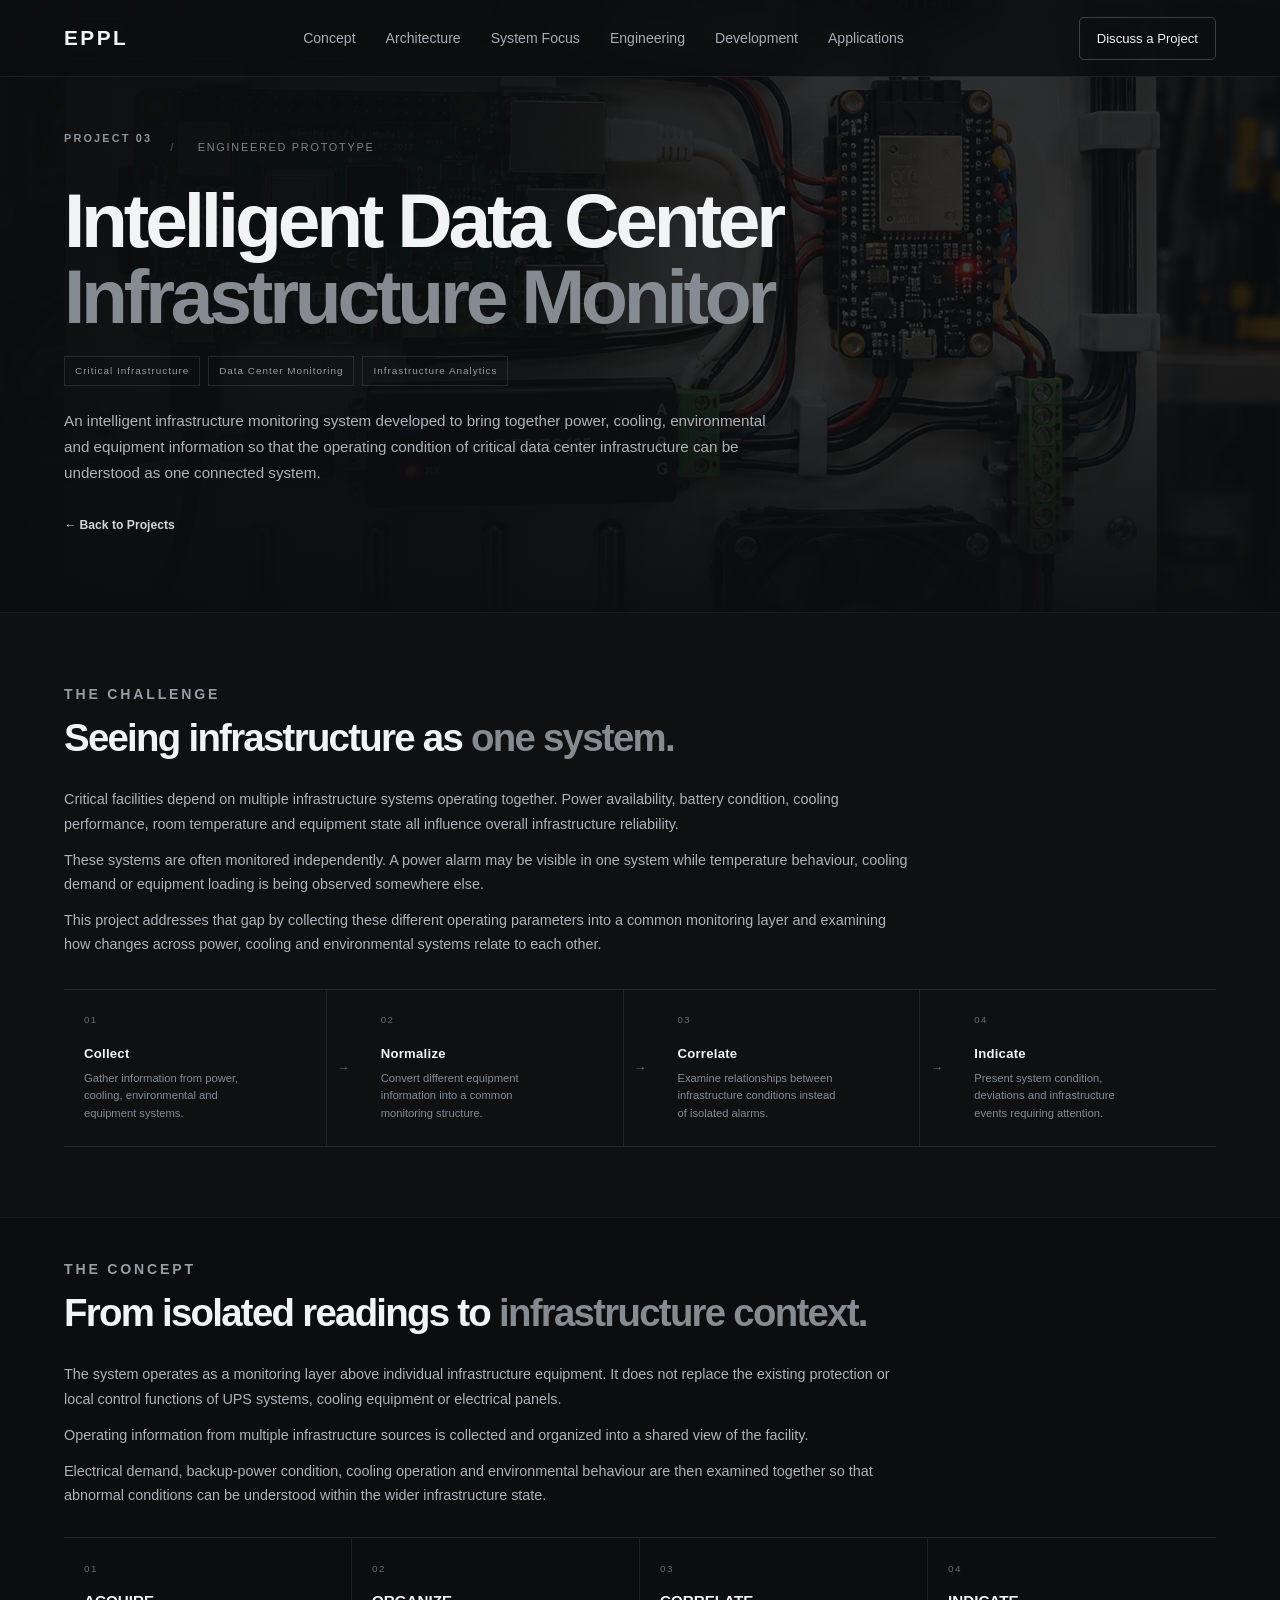
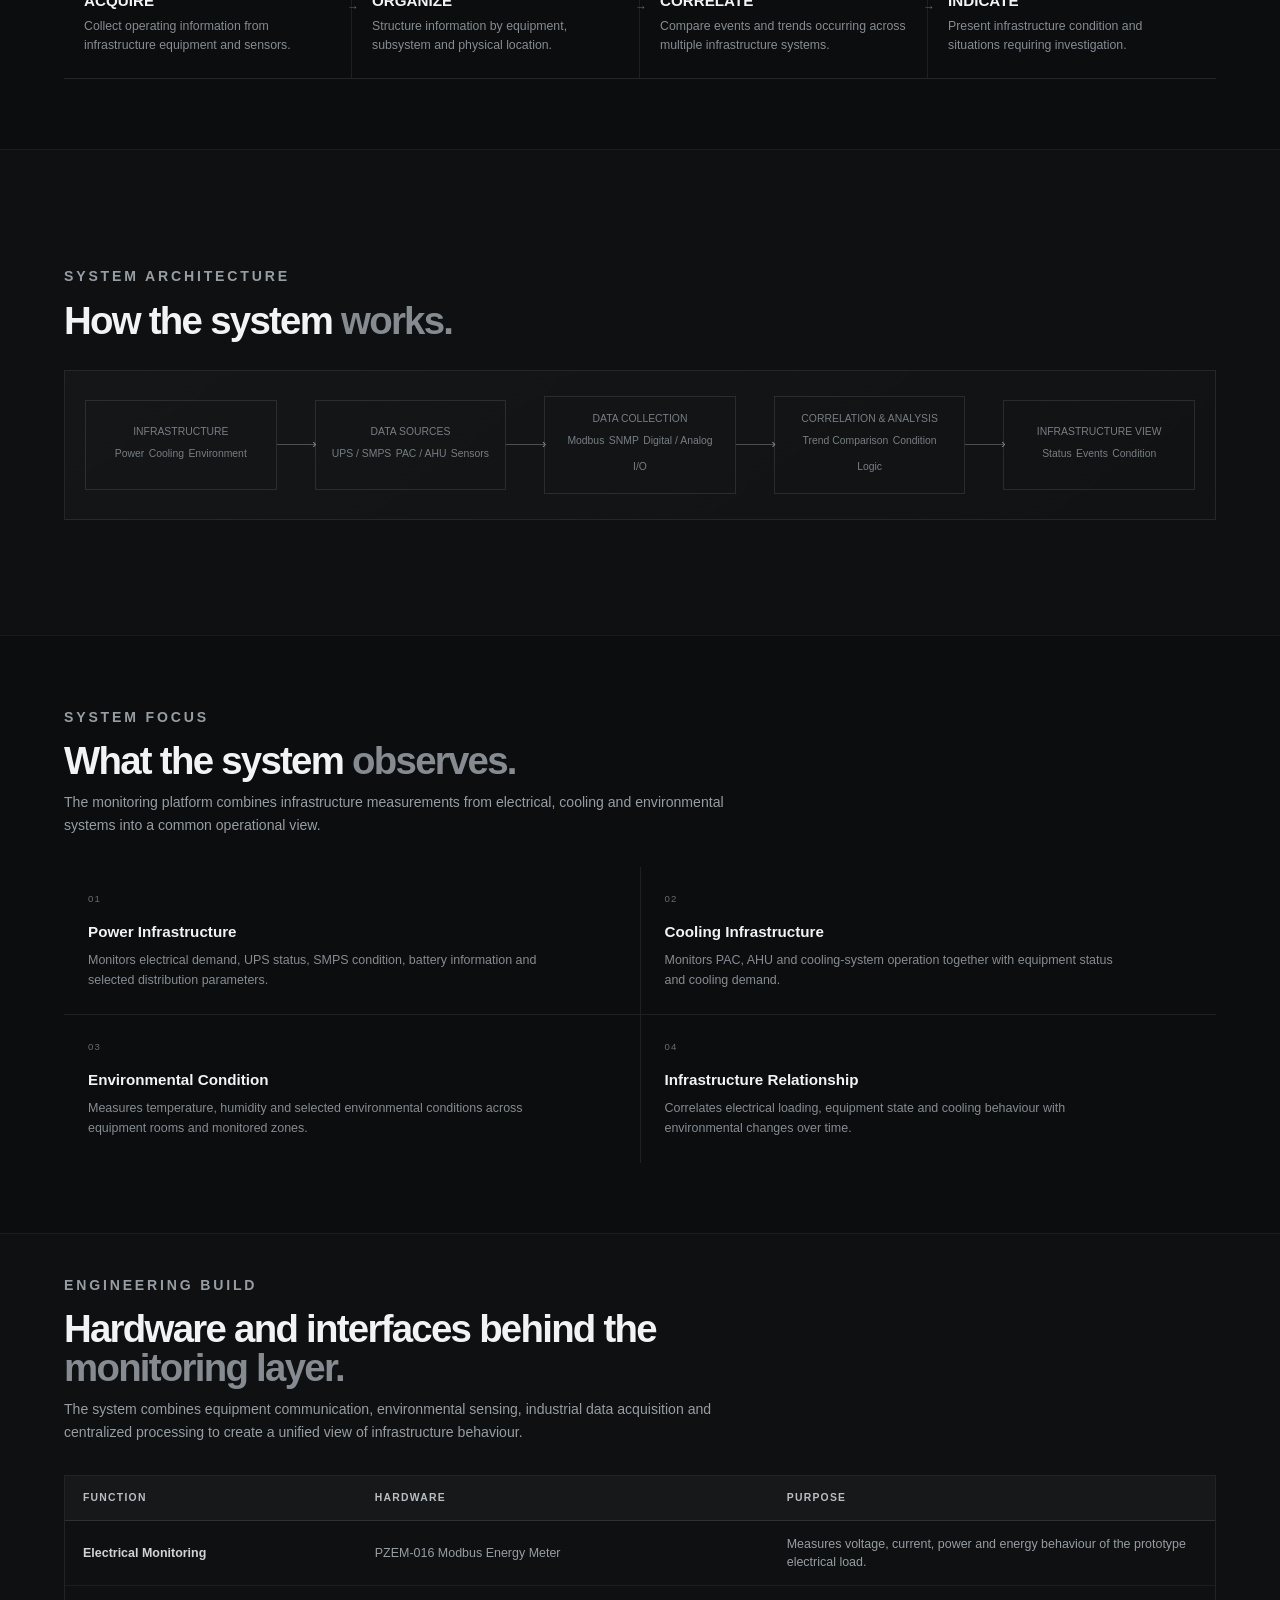
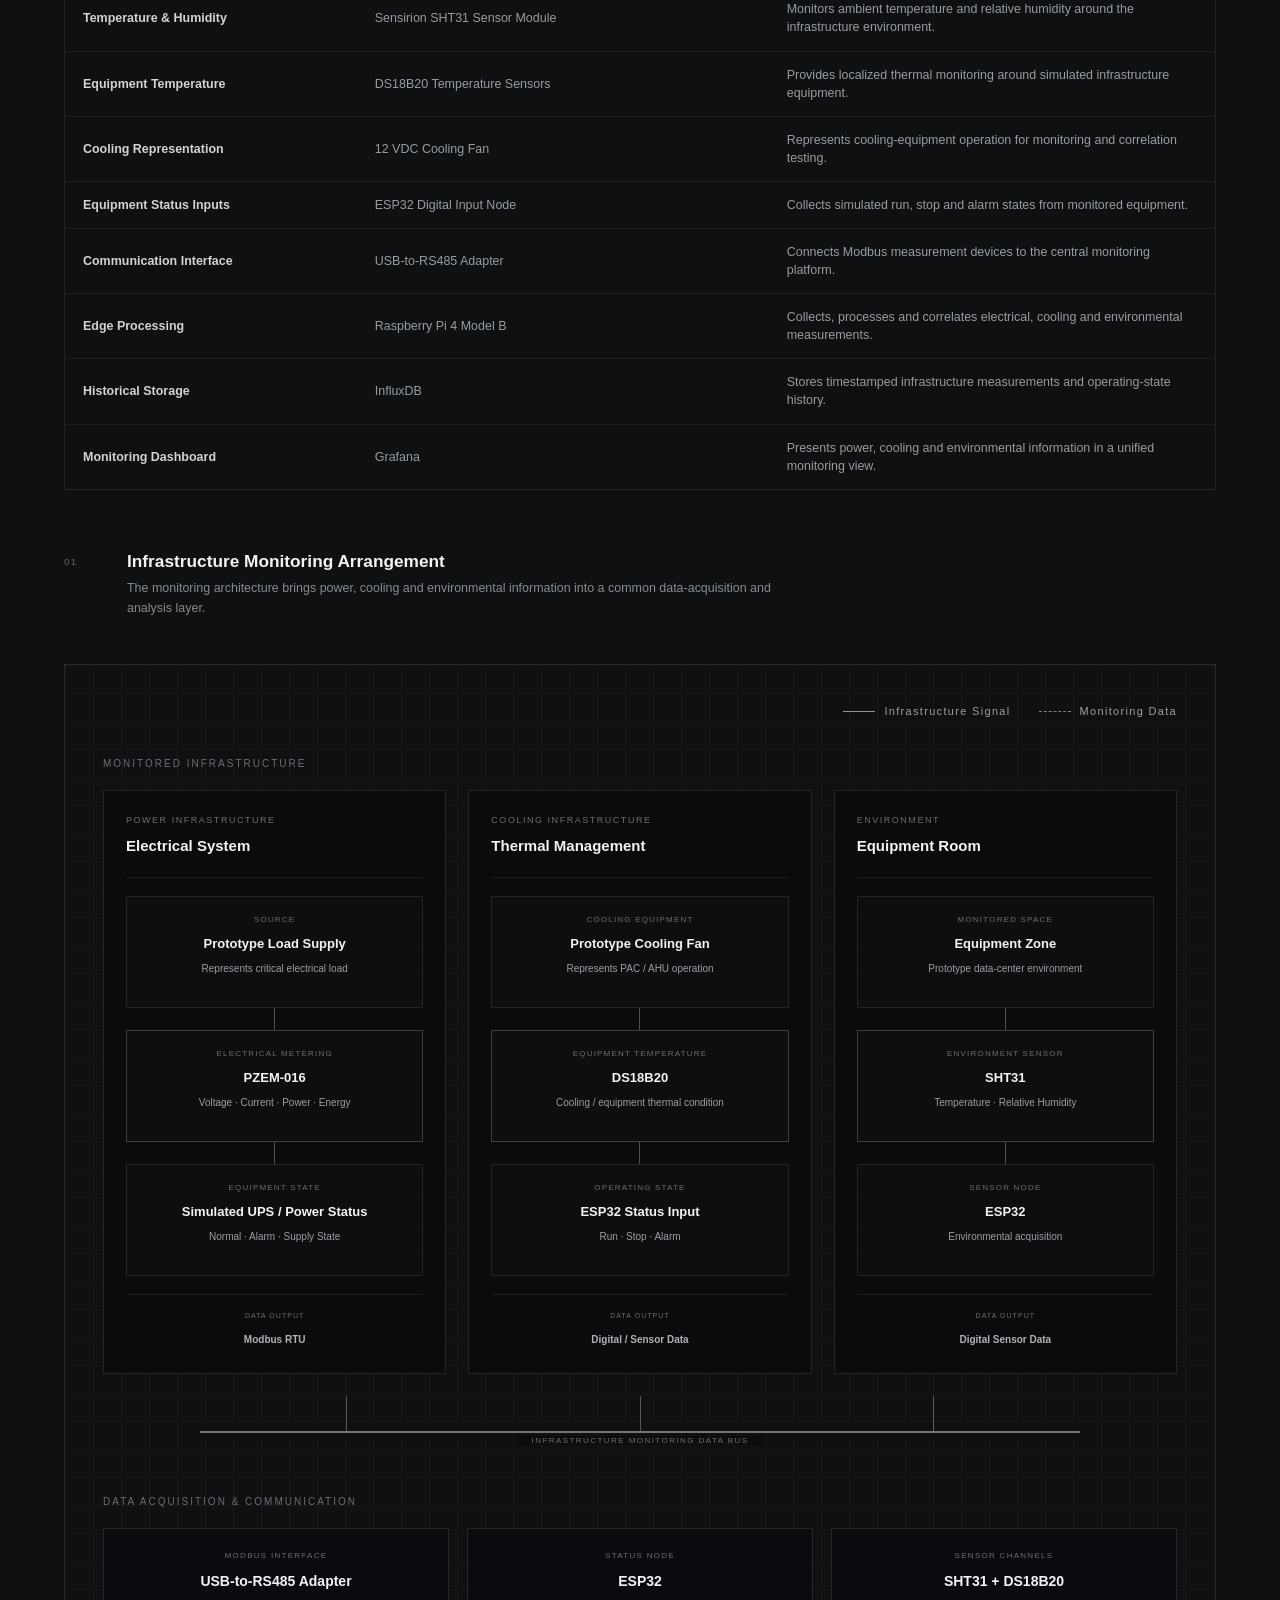
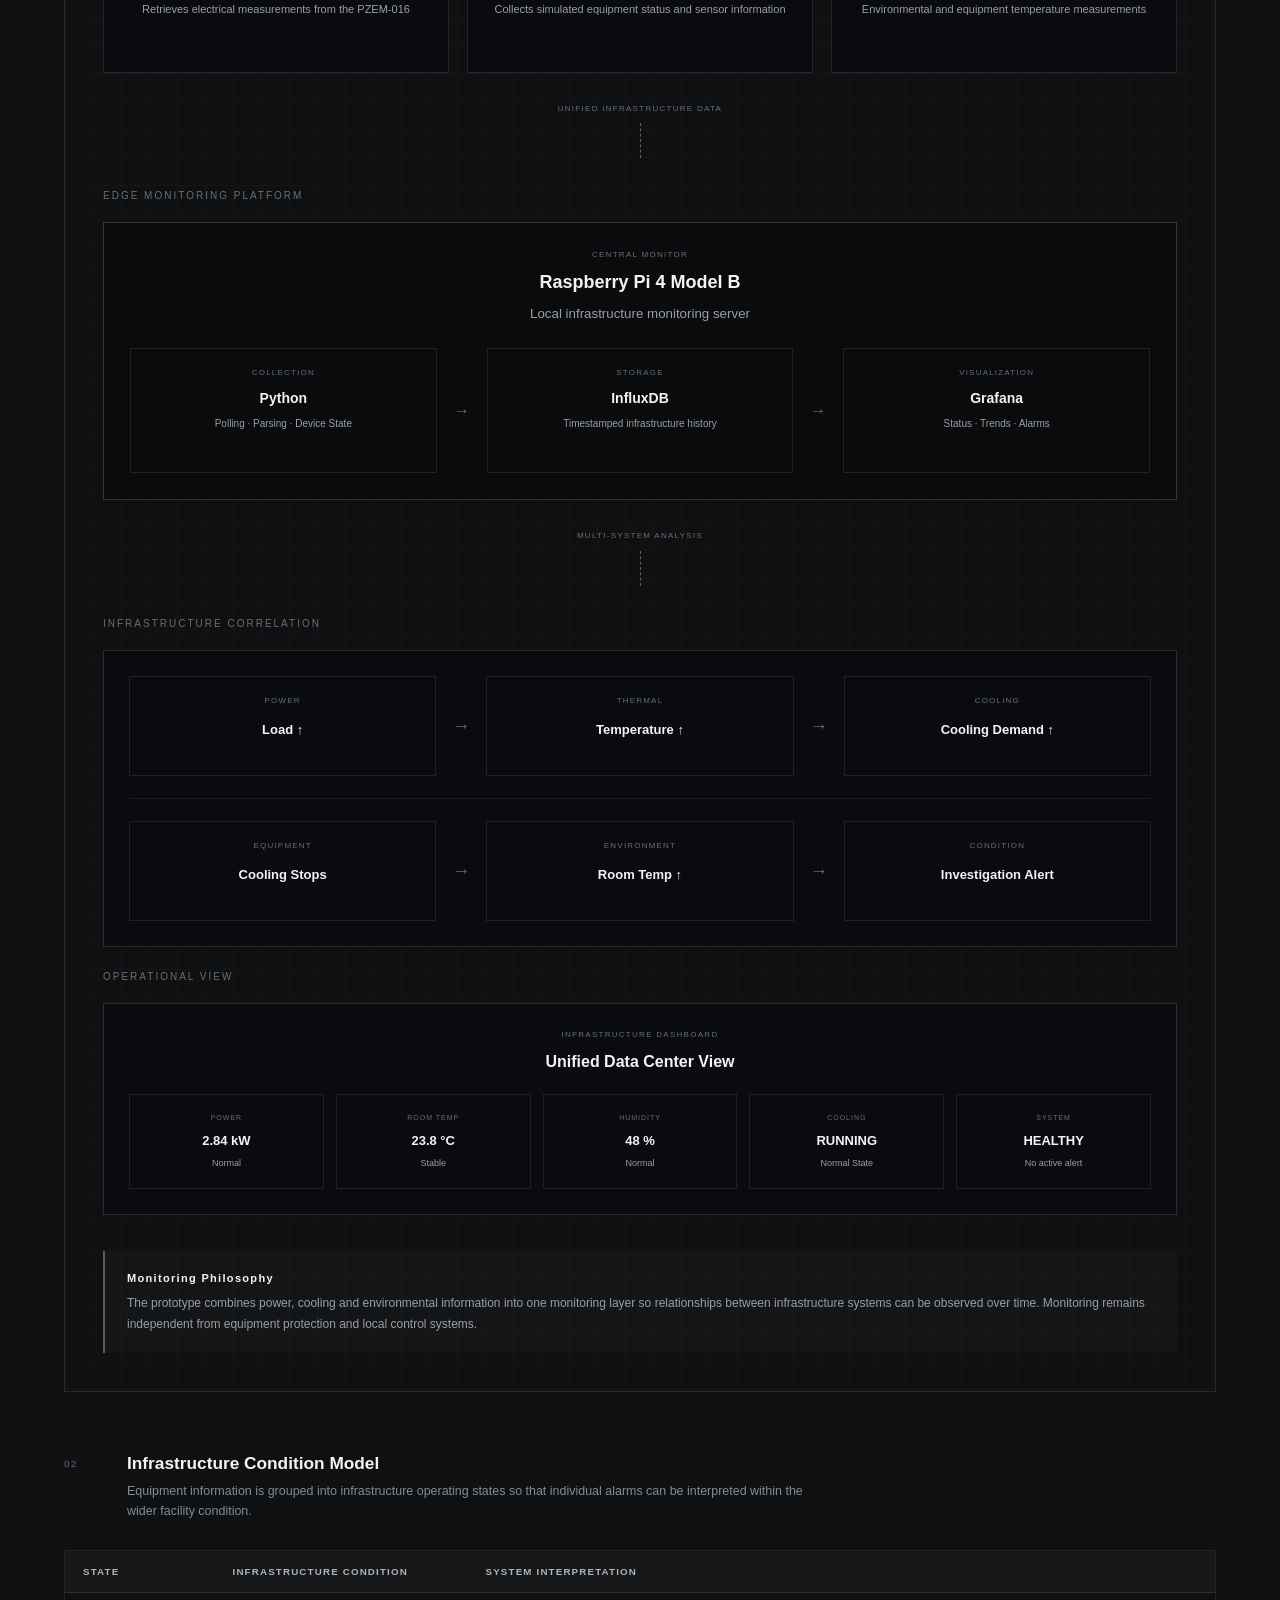
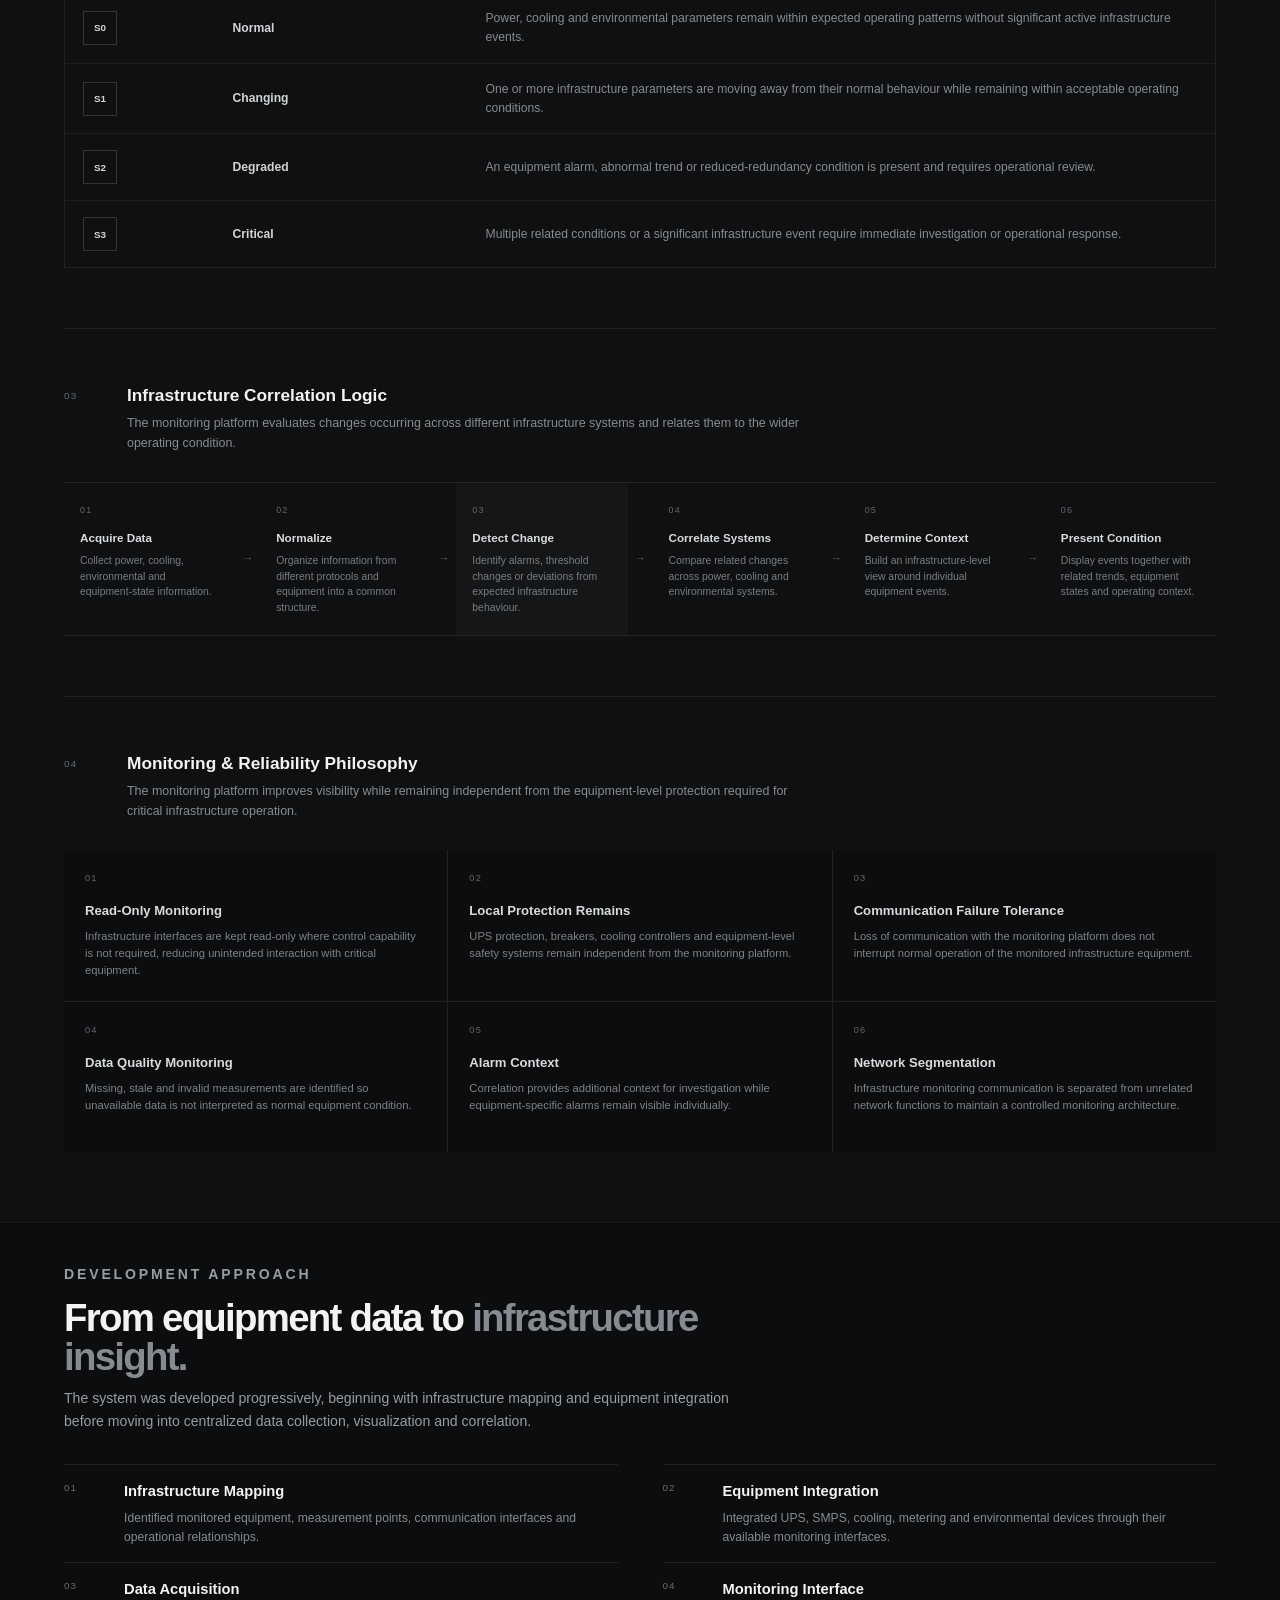
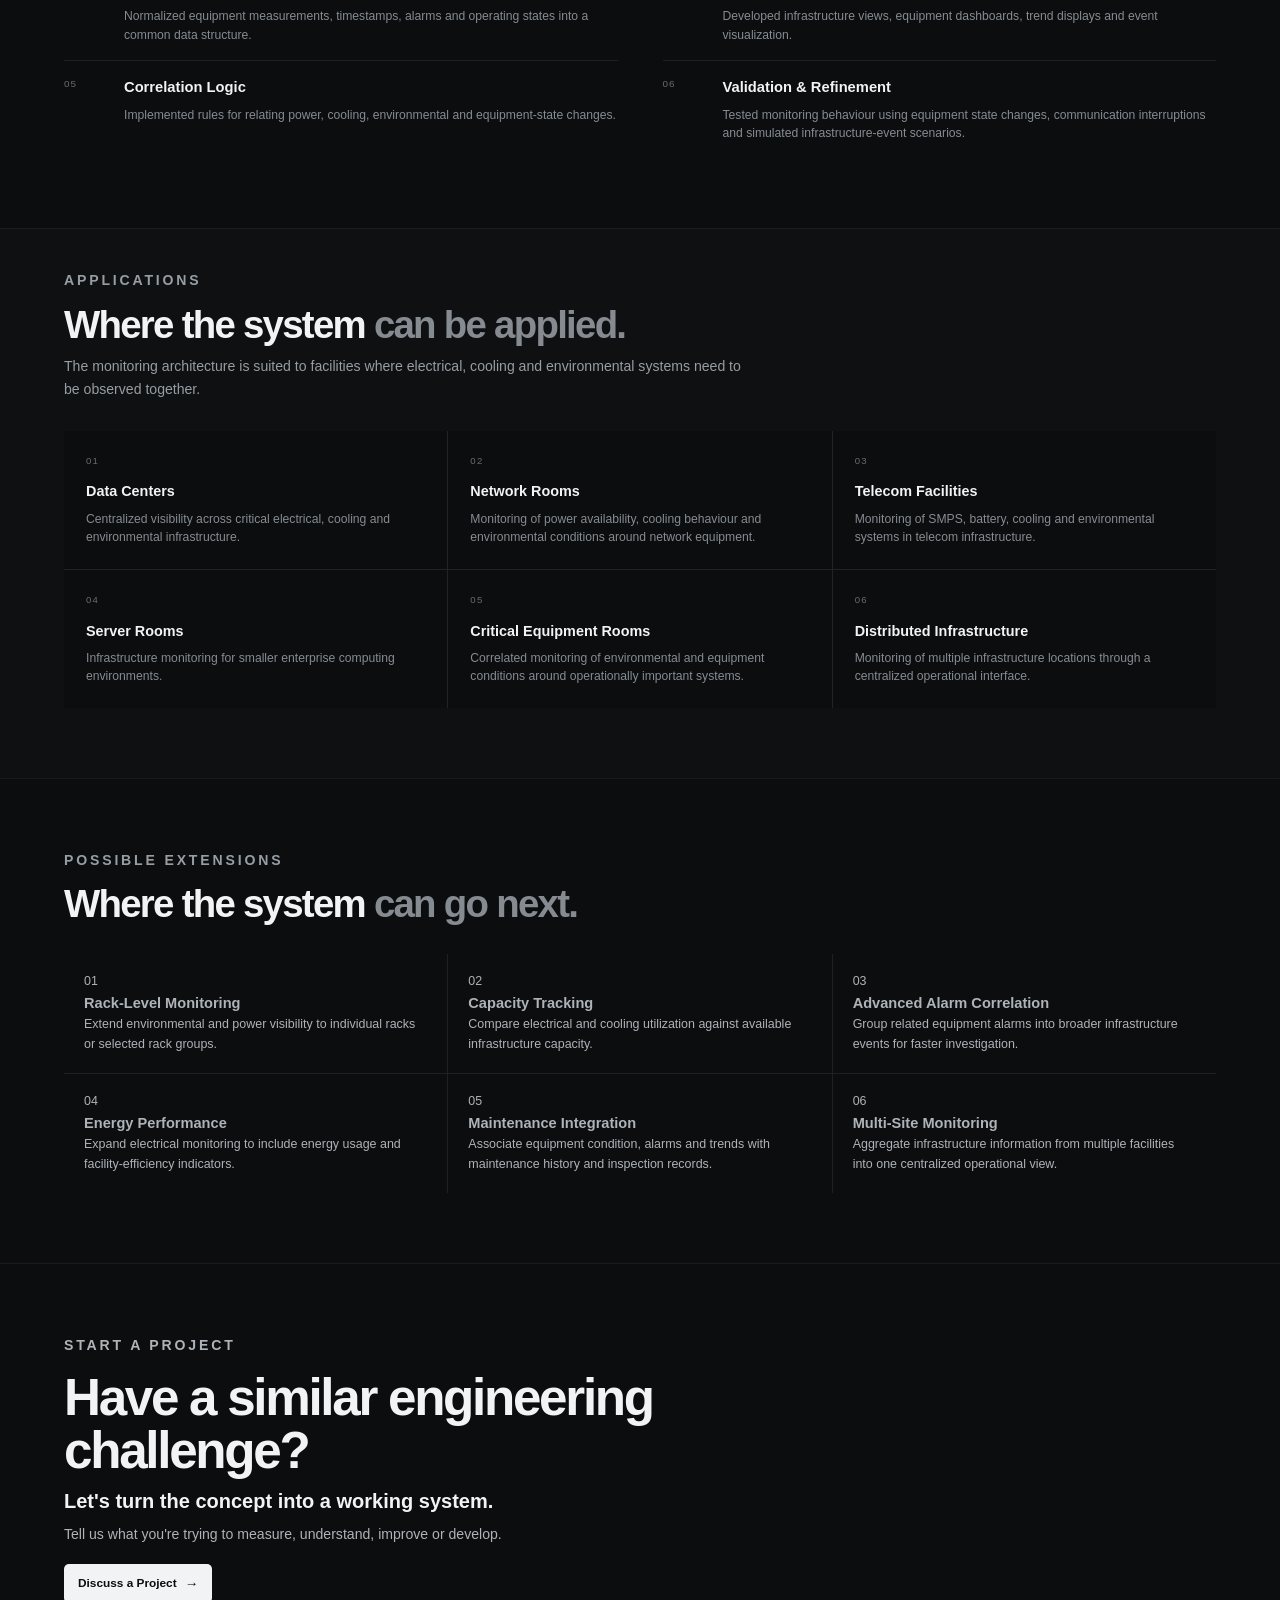
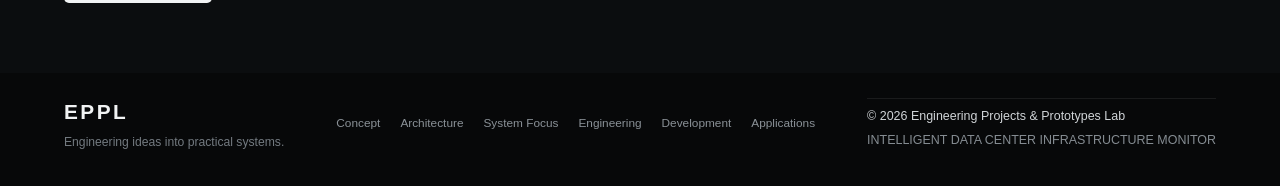
<file: projects/data-center-infrastructure-monitor.html>
<!DOCTYPE html>
<html lang="en">

<head>
    <meta charset="UTF-8">
    <meta name="viewport" content="width=device-width, initial-scale=1.0">

    <meta name="description"
        content="Intelligent Data Center Infrastructure Monitor — an engineered monitoring system for correlating power, cooling, environmental and equipment information across critical data center infrastructure.">

    <title>
        Intelligent Data Center Infrastructure Monitor | Engineering Projects & Prototypes Lab
    </title>

    <link rel="stylesheet" href="../style.css">
    <link rel="stylesheet" href="../project-detail.css">
</head>

<body>

    <!-- ========================================
         NAVIGATION
    ======================================== -->

    <header class="navbar">

        <div class="container nav-container">

            <!-- LOGO -->
            <a href="../index.html" class="logo">
                EPPL
            </a>


            <!-- NAV LINKS -->
            <nav class="nav-links" id="navMenu">

                <a href="#concept">
                    Concept
                </a>

                <a href="#architecture">
                    Architecture
                </a>

                <a href="#analysis">
                    System Focus
                </a>

                <a href="#engineering">
                    Engineering
                </a>

                <a href="#development">
                    Development
                </a>

                <a href="#applications">
                    Applications
                </a>


                <!-- MOBILE BUTTON -->
                <a href="../index.html#contact" class="nav-button mobile-nav-button">

                    Discuss a Project

                </a>

            </nav>


            <!-- DESKTOP BUTTON -->
            <a href="../index.html#contact" class="nav-button desktop-nav-button">

                Discuss a Project

            </a>


            <!-- HAMBURGER -->
            <button class="nav-toggle" id="navToggle" aria-label="Open navigation" aria-expanded="false">

                <span></span>
                <span></span>
                <span></span>

            </button>

        </div>

    </header>


    <main>

        <!-- ========================================
             PROJECT HERO
        ======================================== -->

        <section class="project-detail-hero">

            <!-- BACKGROUND IMAGE -->
            <div class="project-hero-bg" style="background-image: url('../assets/images/project-02.jpg');">
            </div>

            <!-- DARK OVERLAY -->
            <div class="project-hero-overlay"></div>

            <div class="container">

                <div class="project-detail-meta">

                    <span class="eyebrow">
                        PROJECT 03
                    </span>

                    <span class="project-status-label">
                        ENGINEERED PROTOTYPE
                    </span>

                </div>


                <h1>
                    Intelligent Data Center
                    <span>Infrastructure Monitor</span>
                </h1>


                <div class="project-detail-tags">

                    <span>Critical Infrastructure</span>
                    <span>Data Center Monitoring</span>
                    <span>Infrastructure Analytics</span>

                </div>


                <p class="project-detail-intro">
                    An intelligent infrastructure monitoring system developed
                    to bring together power, cooling, environmental and
                    equipment information so that the operating condition
                    of critical data center infrastructure can be understood
                    as one connected system.
                </p>


                <a href="../index.html#projects" class="project-back-link">
                    ← Back to Projects
                </a>

            </div>

        </section>


        <!-- ========================================
             THE CHALLENGE
        ======================================== -->

        <section class="project-detail-section challenge-section">

            <div class="container">

                <div class="project-section-heading">

                    <p class="eyebrow">
                        THE CHALLENGE
                    </p>

                    <h2>
                        Seeing infrastructure as
                        <span>one system.</span>
                    </h2>

                </div>


                <div class="project-text-block">

                    <p>
                        Critical facilities depend on multiple infrastructure
                        systems operating together. Power availability,
                        battery condition, cooling performance, room
                        temperature and equipment state all influence
                        overall infrastructure reliability.
                    </p>

                    <p>
                        These systems are often monitored independently.
                        A power alarm may be visible in one system while
                        temperature behaviour, cooling demand or equipment
                        loading is being observed somewhere else.
                    </p>

                    <p>
                        This project addresses that gap by collecting these
                        different operating parameters into a common
                        monitoring layer and examining how changes across
                        power, cooling and environmental systems relate
                        to each other.
                    </p>

                </div>


                <div class="engineering-flow">

                    <div class="engineering-flow-item">

                        <span class="flow-number">
                            01
                        </span>

                        <h3>
                            Collect
                        </h3>

                        <p>
                            Gather information from power, cooling,
                            environmental and equipment systems.
                        </p>

                    </div>


                    <div class="engineering-flow-arrow">
                        →
                    </div>


                    <div class="engineering-flow-item">

                        <span class="flow-number">
                            02
                        </span>

                        <h3>
                            Normalize
                        </h3>

                        <p>
                            Convert different equipment information into
                            a common monitoring structure.
                        </p>

                    </div>


                    <div class="engineering-flow-arrow">
                        →
                    </div>


                    <div class="engineering-flow-item">

                        <span class="flow-number">
                            03
                        </span>

                        <h3>
                            Correlate
                        </h3>

                        <p>
                            Examine relationships between infrastructure
                            conditions instead of isolated alarms.
                        </p>

                    </div>


                    <div class="engineering-flow-arrow">
                        →
                    </div>


                    <div class="engineering-flow-item">

                        <span class="flow-number">
                            04
                        </span>

                        <h3>
                            Indicate
                        </h3>

                        <p>
                            Present system condition, deviations and
                            infrastructure events requiring attention.
                        </p>

                    </div>

                </div>

            </div>

        </section>


        <!-- ========================================
             THE CONCEPT
        ======================================== -->

        <section id="concept" class="project-detail-section concept-section">

            <div class="container">

                <div class="project-section-heading">

                    <p class="eyebrow">
                        THE CONCEPT
                    </p>

                    <h2>
                        From isolated readings to
                        <span>infrastructure context.</span>
                    </h2>

                </div>


                <div class="project-text-block">

                    <p>
                        The system operates as a monitoring layer above
                        individual infrastructure equipment. It does not
                        replace the existing protection or local control
                        functions of UPS systems, cooling equipment or
                        electrical panels.
                    </p>

                    <p>
                        Operating information from multiple infrastructure
                        sources is collected and organized into a shared
                        view of the facility.
                    </p>

                    <p>
                        Electrical demand, backup-power condition, cooling
                        operation and environmental behaviour are then
                        examined together so that abnormal conditions can
                        be understood within the wider infrastructure state.
                    </p>

                </div>


                <div class="concept-flow">

                    <div class="concept-stage">

                        <span class="concept-stage-number">
                            01
                        </span>

                        <h3>
                            ACQUIRE
                        </h3>

                        <p>
                            Collect operating information from infrastructure
                            equipment and sensors.
                        </p>

                    </div>


                    <div class="concept-stage">

                        <span class="concept-stage-number">
                            02
                        </span>

                        <h3>
                            ORGANIZE
                        </h3>

                        <p>
                            Structure information by equipment, subsystem
                            and physical location.
                        </p>

                    </div>


                    <div class="concept-stage">

                        <span class="concept-stage-number">
                            03
                        </span>

                        <h3>
                            CORRELATE
                        </h3>

                        <p>
                            Compare events and trends occurring across
                            multiple infrastructure systems.
                        </p>

                    </div>


                    <div class="concept-stage">

                        <span class="concept-stage-number">
                            04
                        </span>

                        <h3>
                            INDICATE
                        </h3>

                        <p>
                            Present infrastructure condition and situations
                            requiring investigation.
                        </p>

                    </div>

                </div>

            </div>

        </section>


        <!-- ========================================
             SYSTEM ARCHITECTURE
        ======================================== -->

        <section id="architecture" class="project-detail-section architecture-section">

            <div class="container">

                <div class="project-section-heading">

                    <p class="eyebrow">
                        SYSTEM ARCHITECTURE
                    </p>

                    <h2>
                        How the system
                        <span>works.</span>
                    </h2>

                </div>


                <div class="architecture-diagram">

                    <!-- INFRASTRUCTURE -->

                    <div class="architecture-block architecture-environment">

                        <span class="architecture-block-title">
                            INFRASTRUCTURE
                        </span>

                        <div class="architecture-items">
                            <span>Power</span>
                            <span>Cooling</span>
                            <span>Environment</span>
                        </div>

                    </div>


                    <div class="architecture-connector"></div>


                    <!-- DATA SOURCES -->

                    <div class="architecture-block">

                        <span class="architecture-block-title">
                            DATA SOURCES
                        </span>

                        <div class="architecture-items">
                            <span>UPS / SMPS</span>
                            <span>PAC / AHU</span>
                            <span>Sensors</span>
                        </div>

                    </div>


                    <div class="architecture-connector"></div>


                    <!-- COLLECTION -->

                    <div class="architecture-block">

                        <span class="architecture-block-title">
                            DATA COLLECTION
                        </span>

                        <div class="architecture-items">
                            <span>Modbus</span>
                            <span>SNMP</span>
                            <span>Digital / Analog I/O</span>
                        </div>

                    </div>


                    <div class="architecture-connector"></div>


                    <!-- ANALYSIS -->

                    <div class="architecture-block architecture-core">

                        <span class="architecture-block-title">
                            CORRELATION & ANALYSIS
                        </span>

                        <div class="architecture-items">
                            <span>Trend Comparison</span>
                            <span>Condition Logic</span>
                        </div>

                    </div>


                    <div class="architecture-connector"></div>


                    <!-- OUTPUT -->

                    <div class="architecture-block architecture-output">

                        <span class="architecture-block-title">
                            INFRASTRUCTURE VIEW
                        </span>

                        <div class="architecture-items">
                            <span>Status</span>
                            <span>Events</span>
                            <span>Condition</span>
                        </div>

                    </div>

                </div>

            </div>

        </section>


        <!-- ========================================
             SYSTEM FOCUS
        ======================================== -->

        <section id="analysis" class="project-detail-section monitoring-section">

            <div class="container">

                <div class="project-section-heading">

                    <p class="eyebrow">
                        SYSTEM FOCUS
                    </p>

                    <h2>
                        What the system
                        <span>observes.</span>
                    </h2>

                    <p>
                        The monitoring platform combines infrastructure
                        measurements from electrical, cooling and
                        environmental systems into a common operational view.
                    </p>

                </div>


                <div class="monitoring-grid">

                    <article class="monitoring-item">

                        <span class="monitoring-number">
                            01
                        </span>

                        <h3>
                            Power Infrastructure
                        </h3>

                        <p>
                            Monitors electrical demand, UPS status, SMPS
                            condition, battery information and selected
                            distribution parameters.
                        </p>

                    </article>


                    <article class="monitoring-item">

                        <span class="monitoring-number">
                            02
                        </span>

                        <h3>
                            Cooling Infrastructure
                        </h3>

                        <p>
                            Monitors PAC, AHU and cooling-system operation
                            together with equipment status and cooling demand.
                        </p>

                    </article>


                    <article class="monitoring-item">

                        <span class="monitoring-number">
                            03
                        </span>

                        <h3>
                            Environmental Condition
                        </h3>

                        <p>
                            Measures temperature, humidity and selected
                            environmental conditions across equipment rooms
                            and monitored zones.
                        </p>

                    </article>


                    <article class="monitoring-item">

                        <span class="monitoring-number">
                            04
                        </span>

                        <h3>
                            Infrastructure Relationship
                        </h3>

                        <p>
                            Correlates electrical loading, equipment state
                            and cooling behaviour with environmental changes
                            over time.
                        </p>

                    </article>

                </div>

            </div>

        </section>


        <!-- ========================================
             ENGINEERING
        ======================================== -->

        <section id="engineering" class="project-detail-section engineering-build-section">

            <div class="container">


                <!-- ========================================
                     ENGINEERING BUILD
                ======================================== -->

                <div class="project-section-heading">

                    <p class="eyebrow">
                        ENGINEERING BUILD
                    </p>

                    <h2>
                        Hardware and interfaces behind the
                        <span>monitoring layer.</span>
                    </h2>

                    <p>
                        The system combines equipment communication,
                        environmental sensing, industrial data acquisition
                        and centralized processing to create a unified view
                        of infrastructure behaviour.
                    </p>

                </div>


                <div class="engineering-table-wrapper">

                    <table class="engineering-table">

                        <thead>

                            <tr>
                                <th>FUNCTION</th>
                                <th>HARDWARE</th>
                                <th>PURPOSE</th>
                            </tr>

                        </thead>


                        <tbody>

                            <tr>

                                <td>
                                    Electrical Monitoring
                                </td>

                                <td>
                                    PZEM-016 Modbus Energy Meter
                                </td>

                                <td>
                                    Measures voltage, current, power and
                                    energy behaviour of the prototype
                                    electrical load.
                                </td>

                            </tr>


                            <tr>

                                <td>
                                    Temperature & Humidity
                                </td>

                                <td>
                                    Sensirion SHT31 Sensor Module
                                </td>

                                <td>
                                    Monitors ambient temperature and
                                    relative humidity around the
                                    infrastructure environment.
                                </td>

                            </tr>


                            <tr>

                                <td>
                                    Equipment Temperature
                                </td>

                                <td>
                                    DS18B20 Temperature Sensors
                                </td>

                                <td>
                                    Provides localized thermal monitoring
                                    around simulated infrastructure
                                    equipment.
                                </td>

                            </tr>


                            <tr>

                                <td>
                                    Cooling Representation
                                </td>

                                <td>
                                    12 VDC Cooling Fan
                                </td>

                                <td>
                                    Represents cooling-equipment operation
                                    for monitoring and correlation testing.
                                </td>

                            </tr>


                            <tr>

                                <td>
                                    Equipment Status Inputs
                                </td>

                                <td>
                                    ESP32 Digital Input Node
                                </td>

                                <td>
                                    Collects simulated run, stop and alarm
                                    states from monitored equipment.
                                </td>

                            </tr>


                            <tr>

                                <td>
                                    Communication Interface
                                </td>

                                <td>
                                    USB-to-RS485 Adapter
                                </td>

                                <td>
                                    Connects Modbus measurement devices
                                    to the central monitoring platform.
                                </td>

                            </tr>


                            <tr>

                                <td>
                                    Edge Processing
                                </td>

                                <td>
                                    Raspberry Pi 4 Model B
                                </td>

                                <td>
                                    Collects, processes and correlates
                                    electrical, cooling and environmental
                                    measurements.
                                </td>

                            </tr>


                            <tr>

                                <td>
                                    Historical Storage
                                </td>

                                <td>
                                    InfluxDB
                                </td>

                                <td>
                                    Stores timestamped infrastructure
                                    measurements and operating-state
                                    history.
                                </td>

                            </tr>


                            <tr>

                                <td>
                                    Monitoring Dashboard
                                </td>

                                <td>
                                    Grafana
                                </td>

                                <td>
                                    Presents power, cooling and environmental
                                    information in a unified monitoring view.
                                </td>

                            </tr>

                        </tbody>

                    </table>

                </div>


                <!-- ========================================
                     ENGINEERING SUBSECTION 01
                     INFRASTRUCTURE ARRANGEMENT
                ======================================== -->

                <div class="engineering-subsection">

                    <div class="engineering-subsection-heading">

                        <span class="engineering-subsection-number">
                            01
                        </span>

                        <div>

                            <h3>
                                Infrastructure Monitoring Arrangement
                            </h3>

                            <p>
                                The monitoring architecture brings power,
                                cooling and environmental information into a
                                common data-acquisition and analysis layer.
                            </p>

                        </div>

                    </div>


                    <!-- ========================================
     DATA CENTER INFRASTRUCTURE TOPOLOGY
======================================== -->

                    <div class="system-topology datacenter-topology">


                        <!-- ========================================
         LEGEND
    ======================================== -->

                        <div class="topology-legend">

                            <div class="legend-item">
                                <span class="legend-line physical-line"></span>
                                <span>Infrastructure Signal</span>
                            </div>

                            <div class="legend-item">
                                <span class="legend-line data-line"></span>
                                <span>Monitoring Data</span>
                            </div>

                        </div>



                        <!-- ========================================
         MONITORED INFRASTRUCTURE
    ======================================== -->

                        <div class="topology-section">

                            <div class="topology-section-label">
                                MONITORED INFRASTRUCTURE
                            </div>


                            <div class="dc-infrastructure-grid">


                                <!-- ========================================
                 POWER
            ======================================== -->

                                <div class="dc-zone">

                                    <div class="dc-zone-header">

                                        <span>
                                            POWER INFRASTRUCTURE
                                        </span>

                                        <strong>
                                            Electrical System
                                        </strong>

                                    </div>


                                    <div class="dc-equipment-stack">


                                        <div class="dc-equipment-node">

                                            <span>
                                                SOURCE
                                            </span>

                                            <strong>
                                                Prototype Load Supply
                                            </strong>

                                            <small>
                                                Represents critical electrical load
                                            </small>

                                        </div>


                                        <div class="dc-flow-line"></div>


                                        <div class="dc-equipment-node emphasized">

                                            <span>
                                                ELECTRICAL METERING
                                            </span>

                                            <strong>
                                                PZEM-016
                                            </strong>

                                            <small>
                                                Voltage · Current · Power · Energy
                                            </small>

                                        </div>


                                        <div class="dc-flow-line"></div>


                                        <div class="dc-equipment-node">

                                            <span>
                                                EQUIPMENT STATE
                                            </span>

                                            <strong>
                                                Simulated UPS / Power Status
                                            </strong>

                                            <small>
                                                Normal · Alarm · Supply State
                                            </small>

                                        </div>


                                    </div>


                                    <div class="dc-zone-output">

                                        <span>
                                            DATA OUTPUT
                                        </span>

                                        <strong>
                                            Modbus RTU
                                        </strong>

                                    </div>

                                </div>



                                <!-- ========================================
                 COOLING
            ======================================== -->

                                <div class="dc-zone">

                                    <div class="dc-zone-header">

                                        <span>
                                            COOLING INFRASTRUCTURE
                                        </span>

                                        <strong>
                                            Thermal Management
                                        </strong>

                                    </div>


                                    <div class="dc-equipment-stack">


                                        <div class="dc-equipment-node">

                                            <span>
                                                COOLING EQUIPMENT
                                            </span>

                                            <strong>
                                                Prototype Cooling Fan
                                            </strong>

                                            <small>
                                                Represents PAC / AHU operation
                                            </small>

                                        </div>


                                        <div class="dc-flow-line"></div>


                                        <div class="dc-equipment-node emphasized">

                                            <span>
                                                EQUIPMENT TEMPERATURE
                                            </span>

                                            <strong>
                                                DS18B20
                                            </strong>

                                            <small>
                                                Cooling / equipment thermal condition
                                            </small>

                                        </div>


                                        <div class="dc-flow-line"></div>


                                        <div class="dc-equipment-node">

                                            <span>
                                                OPERATING STATE
                                            </span>

                                            <strong>
                                                ESP32 Status Input
                                            </strong>

                                            <small>
                                                Run · Stop · Alarm
                                            </small>

                                        </div>


                                    </div>


                                    <div class="dc-zone-output">

                                        <span>
                                            DATA OUTPUT
                                        </span>

                                        <strong>
                                            Digital / Sensor Data
                                        </strong>

                                    </div>

                                </div>



                                <!-- ========================================
                 ENVIRONMENT
            ======================================== -->

                                <div class="dc-zone">

                                    <div class="dc-zone-header">

                                        <span>
                                            ENVIRONMENT
                                        </span>

                                        <strong>
                                            Equipment Room
                                        </strong>

                                    </div>


                                    <div class="dc-equipment-stack">


                                        <div class="dc-equipment-node">

                                            <span>
                                                MONITORED SPACE
                                            </span>

                                            <strong>
                                                Equipment Zone
                                            </strong>

                                            <small>
                                                Prototype data-center environment
                                            </small>

                                        </div>


                                        <div class="dc-flow-line"></div>


                                        <div class="dc-equipment-node emphasized">

                                            <span>
                                                ENVIRONMENT SENSOR
                                            </span>

                                            <strong>
                                                SHT31
                                            </strong>

                                            <small>
                                                Temperature · Relative Humidity
                                            </small>

                                        </div>


                                        <div class="dc-flow-line"></div>


                                        <div class="dc-equipment-node">

                                            <span>
                                                SENSOR NODE
                                            </span>

                                            <strong>
                                                ESP32
                                            </strong>

                                            <small>
                                                Environmental acquisition
                                            </small>

                                        </div>


                                    </div>


                                    <div class="dc-zone-output">

                                        <span>
                                            DATA OUTPUT
                                        </span>

                                        <strong>
                                            Digital Sensor Data
                                        </strong>

                                    </div>

                                </div>


                            </div>

                        </div>



                        <!-- ========================================
         COLLECTION BUS
    ======================================== -->

                        <div class="dc-data-convergence">

                            <div class="dc-convergence-lines">

                                <div></div>
                                <div></div>
                                <div></div>

                            </div>

                            <div class="dc-data-bus">

                                <span>
                                    INFRASTRUCTURE MONITORING DATA BUS
                                </span>

                            </div>

                        </div>



                        <!-- ========================================
         DATA ACQUISITION LAYER
    ======================================== -->

                        <div class="topology-section">

                            <div class="topology-section-label">
                                DATA ACQUISITION & COMMUNICATION
                            </div>


                            <div class="dc-acquisition-grid">


                                <div class="dc-acquisition-card">

                                    <span>
                                        MODBUS INTERFACE
                                    </span>

                                    <strong>
                                        USB-to-RS485 Adapter
                                    </strong>

                                    <small>
                                        Retrieves electrical measurements
                                        from the PZEM-016
                                    </small>

                                </div>


                                <div class="dc-acquisition-card">

                                    <span>
                                        STATUS NODE
                                    </span>

                                    <strong>
                                        ESP32
                                    </strong>

                                    <small>
                                        Collects simulated equipment
                                        status and sensor information
                                    </small>

                                </div>


                                <div class="dc-acquisition-card">

                                    <span>
                                        SENSOR CHANNELS
                                    </span>

                                    <strong>
                                        SHT31 + DS18B20
                                    </strong>

                                    <small>
                                        Environmental and equipment
                                        temperature measurements
                                    </small>

                                </div>


                            </div>

                        </div>



                        <!-- ========================================
         EDGE PROCESSING
    ======================================== -->

                        <div class="topology-downlink">

                            <span>
                                UNIFIED INFRASTRUCTURE DATA
                            </span>

                            <div class="topology-downlink-line"></div>

                        </div>


                        <div class="topology-section">

                            <div class="topology-section-label">
                                EDGE MONITORING PLATFORM
                            </div>


                            <div class="dc-edge-platform">


                                <div class="dc-edge-title">

                                    <span>
                                        CENTRAL MONITOR
                                    </span>

                                    <strong>
                                        Raspberry Pi 4 Model B
                                    </strong>

                                    <small>
                                        Local infrastructure monitoring server
                                    </small>

                                </div>


                                <div class="dc-platform-services">


                                    <div class="dc-service-card">

                                        <span>
                                            COLLECTION
                                        </span>

                                        <strong>
                                            Python
                                        </strong>

                                        <small>
                                            Polling · Parsing · Device State
                                        </small>

                                    </div>


                                    <div class="dc-service-arrow">
                                        →
                                    </div>


                                    <div class="dc-service-card">

                                        <span>
                                            STORAGE
                                        </span>

                                        <strong>
                                            InfluxDB
                                        </strong>

                                        <small>
                                            Timestamped infrastructure history
                                        </small>

                                    </div>


                                    <div class="dc-service-arrow">
                                        →
                                    </div>


                                    <div class="dc-service-card">

                                        <span>
                                            VISUALIZATION
                                        </span>

                                        <strong>
                                            Grafana
                                        </strong>

                                        <small>
                                            Status · Trends · Alarms
                                        </small>

                                    </div>


                                </div>

                            </div>

                        </div>



                        <!-- ========================================
         CORRELATION ENGINE
    ======================================== -->

                        <div class="topology-downlink">

                            <span>
                                MULTI-SYSTEM ANALYSIS
                            </span>

                            <div class="topology-downlink-line"></div>

                        </div>


                        <div class="topology-section">

                            <div class="topology-section-label">
                                INFRASTRUCTURE CORRELATION
                            </div>


                            <div class="dc-correlation-panel">


                                <div class="dc-correlation-row">

                                    <div class="correlation-signal">

                                        <span>
                                            POWER
                                        </span>

                                        <strong>
                                            Load ↑
                                        </strong>

                                    </div>


                                    <div class="correlation-arrow">
                                        →
                                    </div>


                                    <div class="correlation-signal">

                                        <span>
                                            THERMAL
                                        </span>

                                        <strong>
                                            Temperature ↑
                                        </strong>

                                    </div>


                                    <div class="correlation-arrow">
                                        →
                                    </div>


                                    <div class="correlation-signal">

                                        <span>
                                            COOLING
                                        </span>

                                        <strong>
                                            Cooling Demand ↑
                                        </strong>

                                    </div>

                                </div>


                                <div class="dc-correlation-divider"></div>


                                <div class="dc-correlation-row">

                                    <div class="correlation-signal">

                                        <span>
                                            EQUIPMENT
                                        </span>

                                        <strong>
                                            Cooling Stops
                                        </strong>

                                    </div>


                                    <div class="correlation-arrow">
                                        →
                                    </div>


                                    <div class="correlation-signal">

                                        <span>
                                            ENVIRONMENT
                                        </span>

                                        <strong>
                                            Room Temp ↑
                                        </strong>

                                    </div>


                                    <div class="correlation-arrow">
                                        →
                                    </div>


                                    <div class="correlation-signal">

                                        <span>
                                            CONDITION
                                        </span>

                                        <strong>
                                            Investigation Alert
                                        </strong>

                                    </div>

                                </div>


                            </div>

                        </div>



                        <!-- ========================================
         DASHBOARD
    ======================================== -->

                        <div class="topology-section">

                            <div class="topology-section-label">
                                OPERATIONAL VIEW
                            </div>


                            <div class="dc-dashboard">


                                <div class="dc-dashboard-header">

                                    <span>
                                        INFRASTRUCTURE DASHBOARD
                                    </span>

                                    <strong>
                                        Unified Data Center View
                                    </strong>

                                </div>


                                <div class="dc-dashboard-grid">


                                    <div class="dc-dashboard-item">

                                        <span>
                                            POWER
                                        </span>

                                        <strong>
                                            2.84 kW
                                        </strong>

                                        <small>
                                            Normal
                                        </small>

                                    </div>


                                    <div class="dc-dashboard-item">

                                        <span>
                                            ROOM TEMP
                                        </span>

                                        <strong>
                                            23.8 °C
                                        </strong>

                                        <small>
                                            Stable
                                        </small>

                                    </div>


                                    <div class="dc-dashboard-item">

                                        <span>
                                            HUMIDITY
                                        </span>

                                        <strong>
                                            48 %
                                        </strong>

                                        <small>
                                            Normal
                                        </small>

                                    </div>


                                    <div class="dc-dashboard-item">

                                        <span>
                                            COOLING
                                        </span>

                                        <strong>
                                            RUNNING
                                        </strong>

                                        <small>
                                            Normal State
                                        </small>

                                    </div>


                                    <div class="dc-dashboard-item">

                                        <span>
                                            SYSTEM
                                        </span>

                                        <strong>
                                            HEALTHY
                                        </strong>

                                        <small>
                                            No active alert
                                        </small>

                                    </div>


                                </div>

                            </div>

                        </div>


                        <!-- ========================================
         SYSTEM NOTE
    ======================================== -->

                        <div class="topology-note">

                            <strong>
                                Monitoring Philosophy
                            </strong>

                            <p>
                                The prototype combines power, cooling and environmental
                                information into one monitoring layer so relationships between
                                infrastructure systems can be observed over time. Monitoring
                                remains independent from equipment protection and local
                                control systems.
                            </p>

                        </div>


                    </div>

                    <!-- ========================================
                     ENGINEERING SUBSECTION 02
                     CONDITION MODEL
                ======================================== -->

                    <div class="engineering-subsection">

                        <div class="engineering-subsection-heading">

                            <span class="engineering-subsection-number">
                                02
                            </span>

                            <div>

                                <h3>
                                    Infrastructure Condition Model
                                </h3>

                                <p>
                                    Equipment information is grouped into
                                    infrastructure operating states so that
                                    individual alarms can be interpreted within
                                    the wider facility condition.
                                </p>

                            </div>

                        </div>


                        <div class="priority-table-wrapper">

                            <table class="priority-table">

                                <thead>

                                    <tr>
                                        <th>STATE</th>
                                        <th>INFRASTRUCTURE CONDITION</th>
                                        <th>SYSTEM INTERPRETATION</th>
                                    </tr>

                                </thead>


                                <tbody>

                                    <tr>

                                        <td>
                                            <span class="priority-code">
                                                S0
                                            </span>
                                        </td>

                                        <td>
                                            Normal
                                        </td>

                                        <td>
                                            Power, cooling and environmental
                                            parameters remain within expected
                                            operating patterns without significant
                                            active infrastructure events.
                                        </td>

                                    </tr>


                                    <tr>

                                        <td>
                                            <span class="priority-code">
                                                S1
                                            </span>
                                        </td>

                                        <td>
                                            Changing
                                        </td>

                                        <td>
                                            One or more infrastructure parameters
                                            are moving away from their normal
                                            behaviour while remaining within
                                            acceptable operating conditions.
                                        </td>

                                    </tr>


                                    <tr>

                                        <td>
                                            <span class="priority-code">
                                                S2
                                            </span>
                                        </td>

                                        <td>
                                            Degraded
                                        </td>

                                        <td>
                                            An equipment alarm, abnormal trend
                                            or reduced-redundancy condition is
                                            present and requires operational review.
                                        </td>

                                    </tr>


                                    <tr>

                                        <td>
                                            <span class="priority-code">
                                                S3
                                            </span>
                                        </td>

                                        <td>
                                            Critical
                                        </td>

                                        <td>
                                            Multiple related conditions or a
                                            significant infrastructure event
                                            require immediate investigation
                                            or operational response.
                                        </td>

                                    </tr>

                                </tbody>

                            </table>

                        </div>

                    </div>


                    <!-- ========================================
                     ENGINEERING SUBSECTION 03
                     CORRELATION LOGIC
                ======================================== -->

                    <div class="engineering-subsection">

                        <div class="engineering-subsection-heading">

                            <span class="engineering-subsection-number">
                                03
                            </span>

                            <div>

                                <h3>
                                    Infrastructure Correlation Logic
                                </h3>

                                <p>
                                    The monitoring platform evaluates changes
                                    occurring across different infrastructure
                                    systems and relates them to the wider
                                    operating condition.
                                </p>

                            </div>

                        </div>


                        <div class="control-logic-diagram">


                            <div class="logic-block">

                                <span>
                                    01
                                </span>

                                <strong>
                                    Acquire Data
                                </strong>

                                <p>
                                    Collect power, cooling, environmental
                                    and equipment-state information.
                                </p>

                            </div>


                            <div class="logic-arrow">
                                →
                            </div>


                            <div class="logic-block">

                                <span>
                                    02
                                </span>

                                <strong>
                                    Normalize
                                </strong>

                                <p>
                                    Organize information from different protocols
                                    and equipment into a common structure.
                                </p>

                            </div>


                            <div class="logic-arrow">
                                →
                            </div>


                            <div class="logic-block logic-decision">

                                <span>
                                    03
                                </span>

                                <strong>
                                    Detect Change
                                </strong>

                                <p>
                                    Identify alarms, threshold changes or
                                    deviations from expected infrastructure
                                    behaviour.
                                </p>

                            </div>


                            <div class="logic-arrow">
                                →
                            </div>


                            <div class="logic-block">

                                <span>
                                    04
                                </span>

                                <strong>
                                    Correlate Systems
                                </strong>

                                <p>
                                    Compare related changes across power,
                                    cooling and environmental systems.
                                </p>

                            </div>


                            <div class="logic-arrow">
                                →
                            </div>


                            <div class="logic-block">

                                <span>
                                    05
                                </span>

                                <strong>
                                    Determine Context
                                </strong>

                                <p>
                                    Build an infrastructure-level view around
                                    individual equipment events.
                                </p>

                            </div>


                            <div class="logic-arrow">
                                →
                            </div>


                            <div class="logic-block">

                                <span>
                                    06
                                </span>

                                <strong>
                                    Present Condition
                                </strong>

                                <p>
                                    Display events together with related trends,
                                    equipment states and operating context.
                                </p>

                            </div>

                        </div>

                    </div>


                    <!-- ========================================
                     ENGINEERING SUBSECTION 04
                     RELIABILITY PHILOSOPHY
                ======================================== -->

                    <div class="engineering-subsection safety-subsection">

                        <div class="engineering-subsection-heading">

                            <span class="engineering-subsection-number">
                                04
                            </span>

                            <div>

                                <h3>
                                    Monitoring & Reliability Philosophy
                                </h3>

                                <p>
                                    The monitoring platform improves visibility
                                    while remaining independent from the
                                    equipment-level protection required for
                                    critical infrastructure operation.
                                </p>

                            </div>

                        </div>


                        <div class="safety-grid">


                            <article class="safety-item">

                                <span>
                                    01
                                </span>

                                <h4>
                                    Read-Only Monitoring
                                </h4>

                                <p>
                                    Infrastructure interfaces are kept read-only
                                    where control capability is not required,
                                    reducing unintended interaction with
                                    critical equipment.
                                </p>

                            </article>


                            <article class="safety-item">

                                <span>
                                    02
                                </span>

                                <h4>
                                    Local Protection Remains
                                </h4>

                                <p>
                                    UPS protection, breakers, cooling controllers
                                    and equipment-level safety systems remain
                                    independent from the monitoring platform.
                                </p>

                            </article>


                            <article class="safety-item">

                                <span>
                                    03
                                </span>

                                <h4>
                                    Communication Failure Tolerance
                                </h4>

                                <p>
                                    Loss of communication with the monitoring
                                    platform does not interrupt normal operation
                                    of the monitored infrastructure equipment.
                                </p>

                            </article>


                            <article class="safety-item">

                                <span>
                                    04
                                </span>

                                <h4>
                                    Data Quality Monitoring
                                </h4>

                                <p>
                                    Missing, stale and invalid measurements are
                                    identified so unavailable data is not
                                    interpreted as normal equipment condition.
                                </p>

                            </article>


                            <article class="safety-item">

                                <span>
                                    05
                                </span>

                                <h4>
                                    Alarm Context
                                </h4>

                                <p>
                                    Correlation provides additional context for
                                    investigation while equipment-specific alarms
                                    remain visible individually.
                                </p>

                            </article>


                            <article class="safety-item">

                                <span>
                                    06
                                </span>

                                <h4>
                                    Network Segmentation
                                </h4>

                                <p>
                                    Infrastructure monitoring communication is
                                    separated from unrelated network functions
                                    to maintain a controlled monitoring
                                    architecture.
                                </p>

                            </article>

                        </div>

                    </div>

                </div>

        </section>


        <!-- ========================================
             DEVELOPMENT APPROACH
        ======================================== -->

        <section id="development" class="project-detail-section development-section">

            <div class="container">

                <div class="project-section-heading">

                    <p class="eyebrow">
                        DEVELOPMENT APPROACH
                    </p>

                    <h2>
                        From equipment data to
                        <span>infrastructure insight.</span>
                    </h2>

                    <p>
                        The system was developed progressively, beginning
                        with infrastructure mapping and equipment integration
                        before moving into centralized data collection,
                        visualization and correlation.
                    </p>

                </div>


                <div class="development-list">

                    <article class="development-step">

                        <span class="development-number">
                            01
                        </span>

                        <div>

                            <h3>
                                Infrastructure Mapping
                            </h3>

                            <p>
                                Identified monitored equipment, measurement
                                points, communication interfaces and
                                operational relationships.
                            </p>

                        </div>

                    </article>


                    <article class="development-step">

                        <span class="development-number">
                            02
                        </span>

                        <div>

                            <h3>
                                Equipment Integration
                            </h3>

                            <p>
                                Integrated UPS, SMPS, cooling, metering and
                                environmental devices through their available
                                monitoring interfaces.
                            </p>

                        </div>

                    </article>


                    <article class="development-step">

                        <span class="development-number">
                            03
                        </span>

                        <div>

                            <h3>
                                Data Acquisition
                            </h3>

                            <p>
                                Normalized equipment measurements,
                                timestamps, alarms and operating states
                                into a common data structure.
                            </p>

                        </div>

                    </article>


                    <article class="development-step">

                        <span class="development-number">
                            04
                        </span>

                        <div>

                            <h3>
                                Monitoring Interface
                            </h3>

                            <p>
                                Developed infrastructure views, equipment
                                dashboards, trend displays and event
                                visualization.
                            </p>

                        </div>

                    </article>


                    <article class="development-step">

                        <span class="development-number">
                            05
                        </span>

                        <div>

                            <h3>
                                Correlation Logic
                            </h3>

                            <p>
                                Implemented rules for relating power, cooling,
                                environmental and equipment-state changes.
                            </p>

                        </div>

                    </article>


                    <article class="development-step">

                        <span class="development-number">
                            06
                        </span>

                        <div>

                            <h3>
                                Validation & Refinement
                            </h3>

                            <p>
                                Tested monitoring behaviour using equipment
                                state changes, communication interruptions
                                and simulated infrastructure-event scenarios.
                            </p>

                        </div>

                    </article>

                </div>

            </div>

        </section>


        <!-- ========================================
             APPLICATIONS
        ======================================== -->

        <section id="applications" class="project-detail-section applications-section">

            <div class="container">

                <div class="project-section-heading">

                    <p class="eyebrow">
                        APPLICATIONS
                    </p>

                    <h2>
                        Where the system
                        <span>can be applied.</span>
                    </h2>

                    <p>
                        The monitoring architecture is suited to facilities
                        where electrical, cooling and environmental systems
                        need to be observed together.
                    </p>

                </div>


                <div class="applications-grid">


                    <article class="application-item">

                        <span>
                            01
                        </span>

                        <h3>
                            Data Centers
                        </h3>

                        <p>
                            Centralized visibility across critical electrical,
                            cooling and environmental infrastructure.
                        </p>

                    </article>


                    <article class="application-item">

                        <span>
                            02
                        </span>

                        <h3>
                            Network Rooms
                        </h3>

                        <p>
                            Monitoring of power availability, cooling
                            behaviour and environmental conditions around
                            network equipment.
                        </p>

                    </article>


                    <article class="application-item">

                        <span>
                            03
                        </span>

                        <h3>
                            Telecom Facilities
                        </h3>

                        <p>
                            Monitoring of SMPS, battery, cooling and
                            environmental systems in telecom infrastructure.
                        </p>

                    </article>


                    <article class="application-item">

                        <span>
                            04
                        </span>

                        <h3>
                            Server Rooms
                        </h3>

                        <p>
                            Infrastructure monitoring for smaller enterprise
                            computing environments.
                        </p>

                    </article>


                    <article class="application-item">

                        <span>
                            05
                        </span>

                        <h3>
                            Critical Equipment Rooms
                        </h3>

                        <p>
                            Correlated monitoring of environmental and
                            equipment conditions around operationally
                            important systems.
                        </p>

                    </article>


                    <article class="application-item">

                        <span>
                            06
                        </span>

                        <h3>
                            Distributed Infrastructure
                        </h3>

                        <p>
                            Monitoring of multiple infrastructure locations
                            through a centralized operational interface.
                        </p>

                    </article>

                </div>

            </div>

        </section>


        <!-- ========================================
             POSSIBLE EXTENSIONS
        ======================================== -->

        <section class="project-detail-section extensions-section">

            <div class="container">

                <div class="project-section-heading">

                    <p class="eyebrow">
                        POSSIBLE EXTENSIONS
                    </p>

                    <h2>
                        Where the system
                        <span>can go next.</span>
                    </h2>

                </div>


                <div class="extensions-grid">


                    <article class="extension-item">

                        <span>
                            01
                        </span>

                        <h3>
                            Rack-Level Monitoring
                        </h3>

                        <p>
                            Extend environmental and power visibility
                            to individual racks or selected rack groups.
                        </p>

                    </article>


                    <article class="extension-item">

                        <span>
                            02
                        </span>

                        <h3>
                            Capacity Tracking
                        </h3>

                        <p>
                            Compare electrical and cooling utilization
                            against available infrastructure capacity.
                        </p>

                    </article>


                    <article class="extension-item">

                        <span>
                            03
                        </span>

                        <h3>
                            Advanced Alarm Correlation
                        </h3>

                        <p>
                            Group related equipment alarms into broader
                            infrastructure events for faster investigation.
                        </p>

                    </article>


                    <article class="extension-item">

                        <span>
                            04
                        </span>

                        <h3>
                            Energy Performance
                        </h3>

                        <p>
                            Expand electrical monitoring to include energy
                            usage and facility-efficiency indicators.
                        </p>

                    </article>


                    <article class="extension-item">

                        <span>
                            05
                        </span>

                        <h3>
                            Maintenance Integration
                        </h3>

                        <p>
                            Associate equipment condition, alarms and trends
                            with maintenance history and inspection records.
                        </p>

                    </article>


                    <article class="extension-item">

                        <span>
                            06
                        </span>

                        <h3>
                            Multi-Site Monitoring
                        </h3>

                        <p>
                            Aggregate infrastructure information from
                            multiple facilities into one centralized
                            operational view.
                        </p>

                    </article>

                </div>

            </div>

        </section>


        <!-- ========================================
             PROJECT CTA
        ======================================== -->

        <section class="project-detail-cta">

            <div class="container">

                <div class="project-cta-content">

                    <p class="eyebrow">
                        START A PROJECT
                    </p>

                    <h2>
                        Have a similar
                        engineering challenge?
                    </h2>

                    <h3>
                        Let's turn the concept
                        into a working system.
                    </h3>

                    <p>
                        Tell us what you're trying to measure, understand,
                        improve or develop.
                    </p>

                    <a href="../index.html#contact" class="footer-cta-button">

                        Discuss a Project

                        <span>
                            →
                        </span>

                    </a>

                </div>

            </div>

        </section>

    </main>


    <!-- ========================================
         FOOTER
    ======================================== -->

    <footer class="footer">

        <div class="container footer-container">

            <div class="footer-brand">

                <span class="logo">
                    EPPL
                </span>

                <p>
                    Engineering ideas into practical systems.
                </p>

            </div>


            <div class="footer-links">

                <a href="#concept">
                    Concept
                </a>

                <a href="#architecture">
                    Architecture
                </a>

                <a href="#analysis">
                    System Focus
                </a>

                <a href="#engineering">
                    Engineering
                </a>

                <a href="#development">
                    Development
                </a>

                <a href="#applications">
                    Applications
                </a>

            </div>


            <div class="footer-bottom">

                <span>
                    © 2026 Engineering Projects & Prototypes Lab
                </span>

                <span>
                    INTELLIGENT DATA CENTER INFRASTRUCTURE MONITOR
                </span>

            </div>

        </div>

    </footer>

</body>

</html>

<script src="../script.js"></script>
</file>
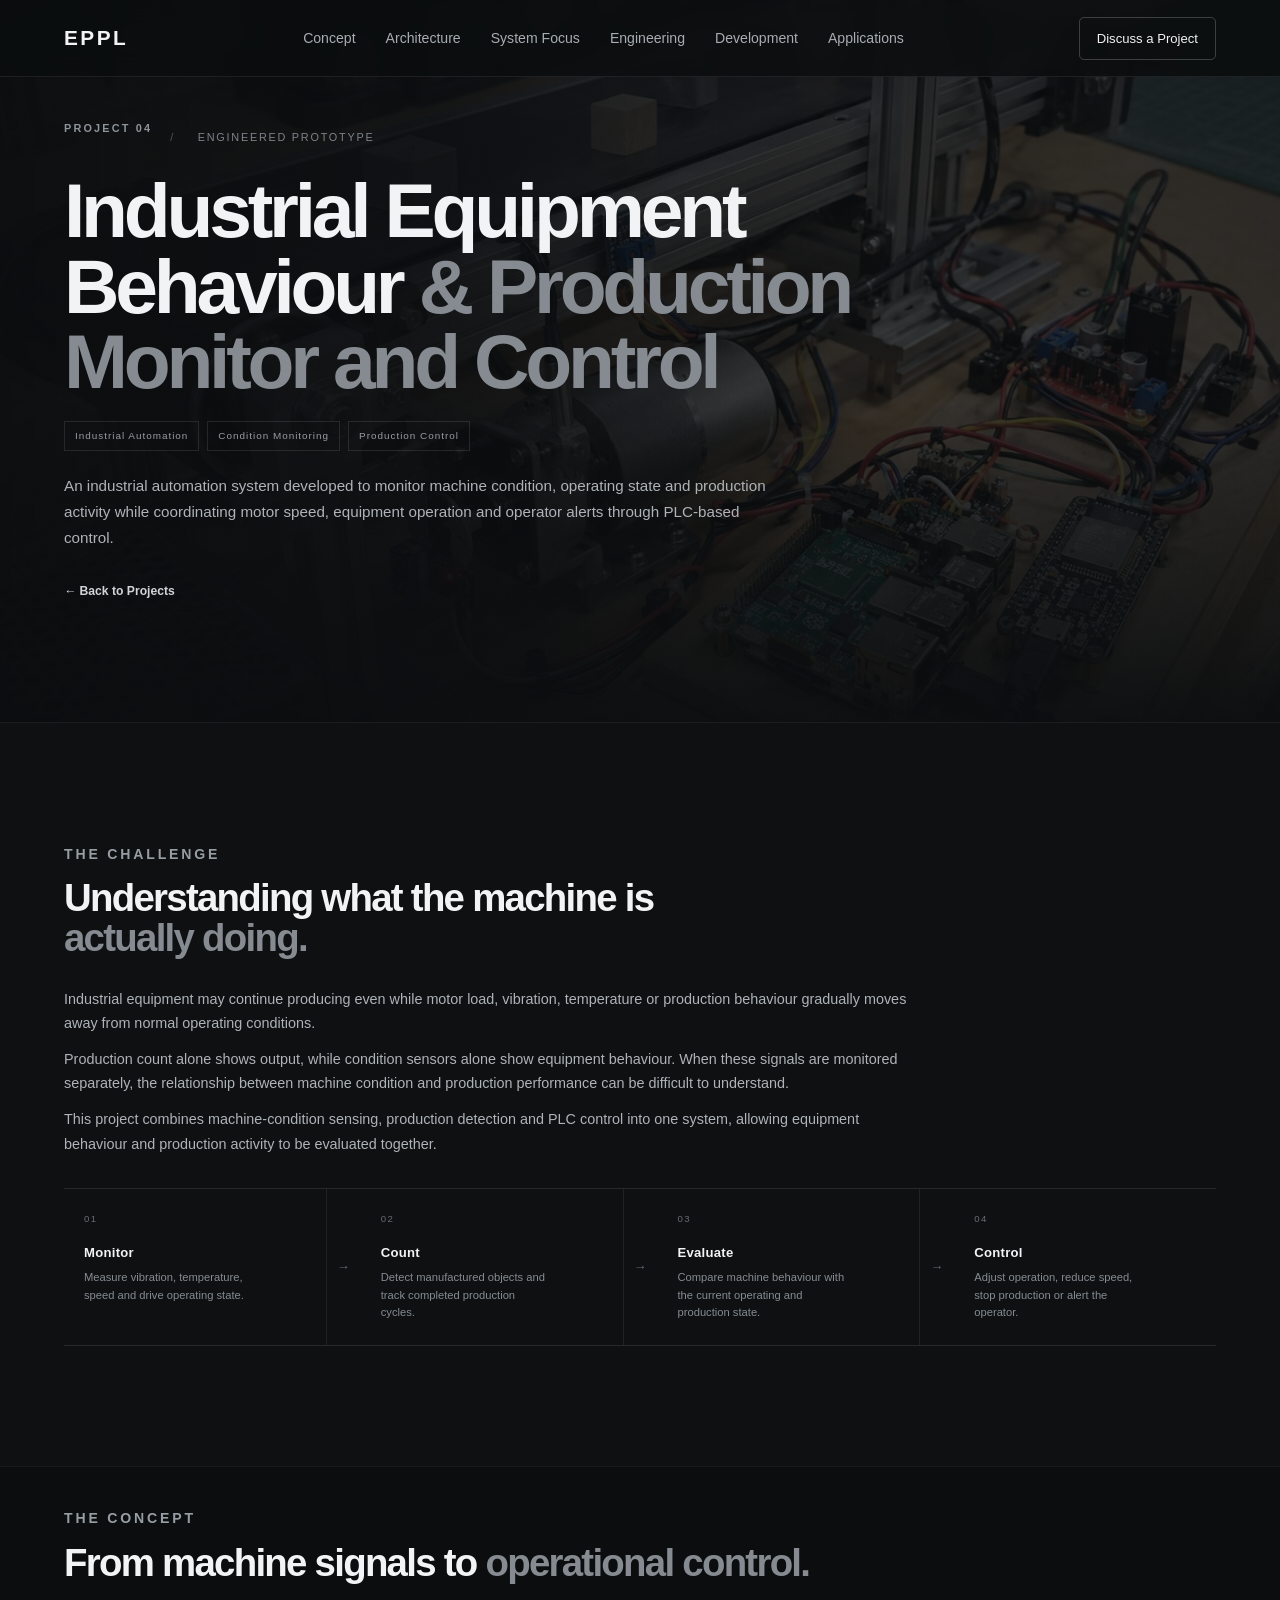
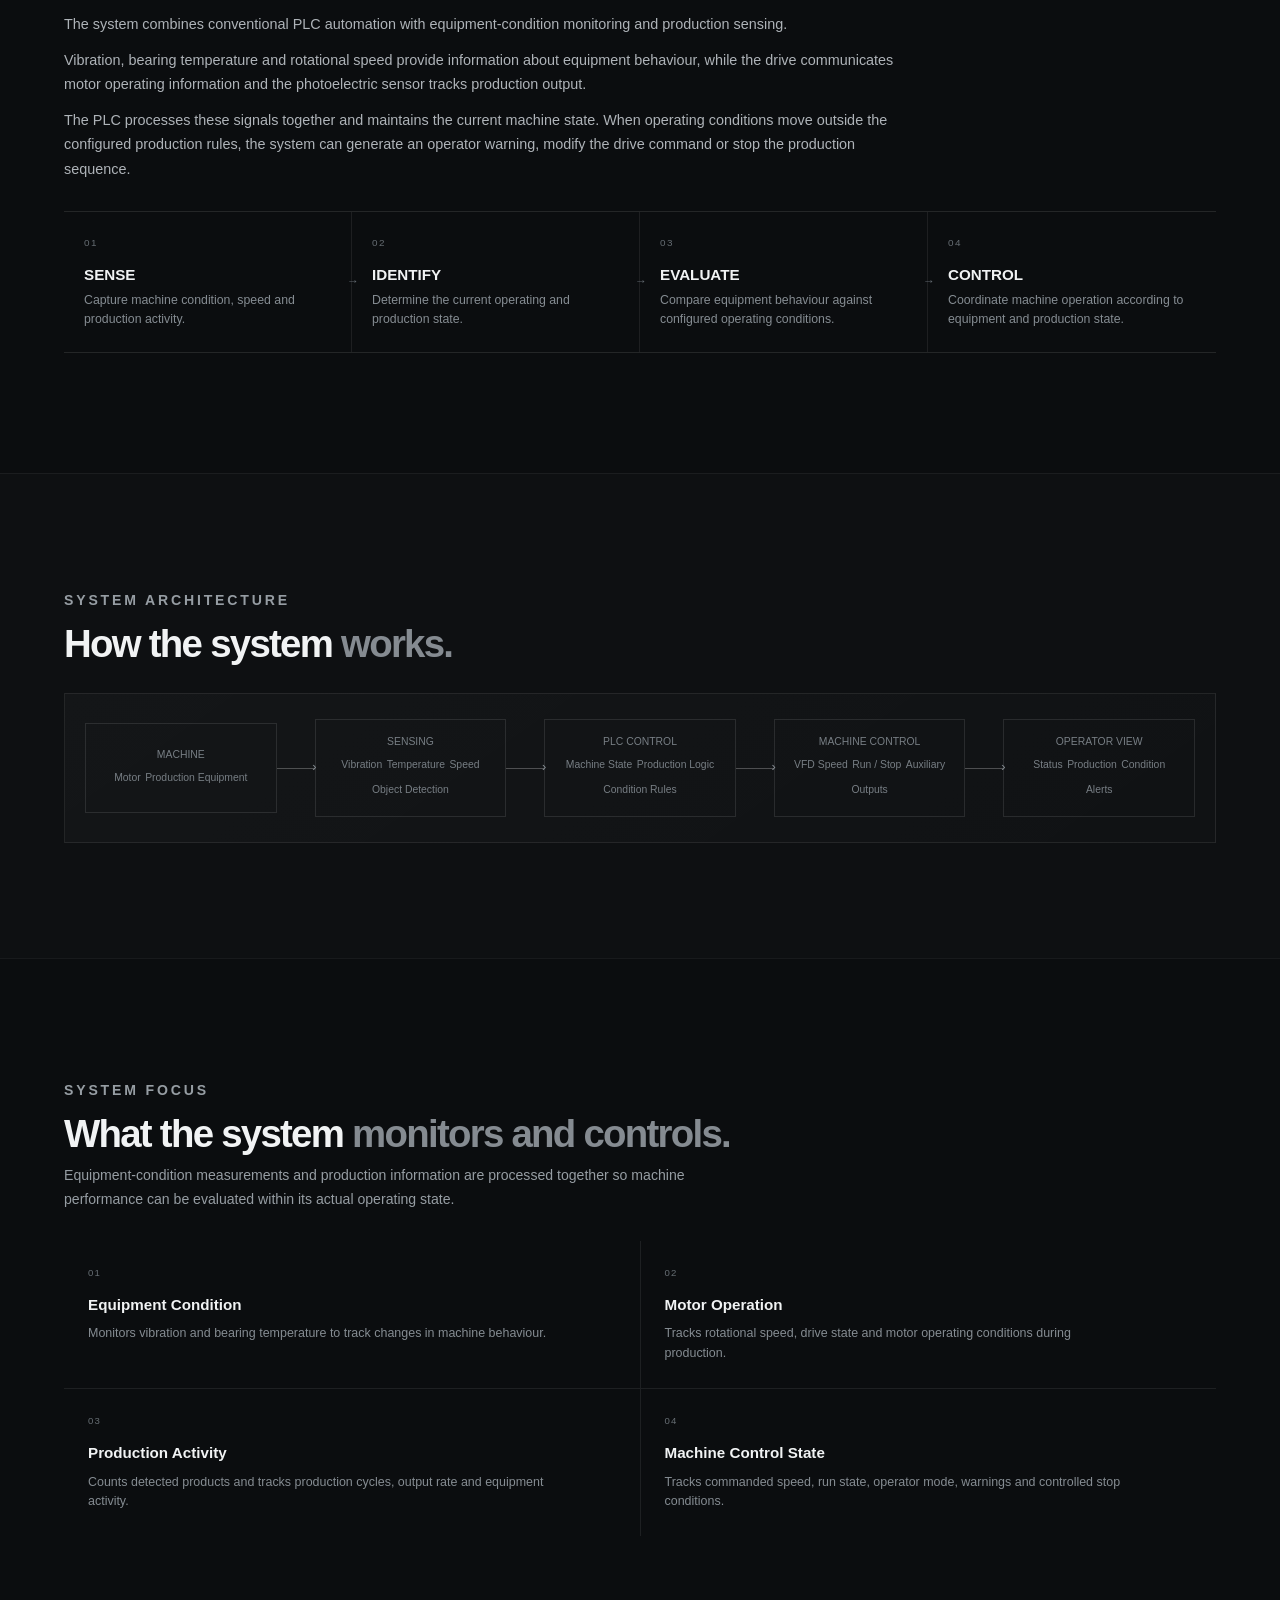
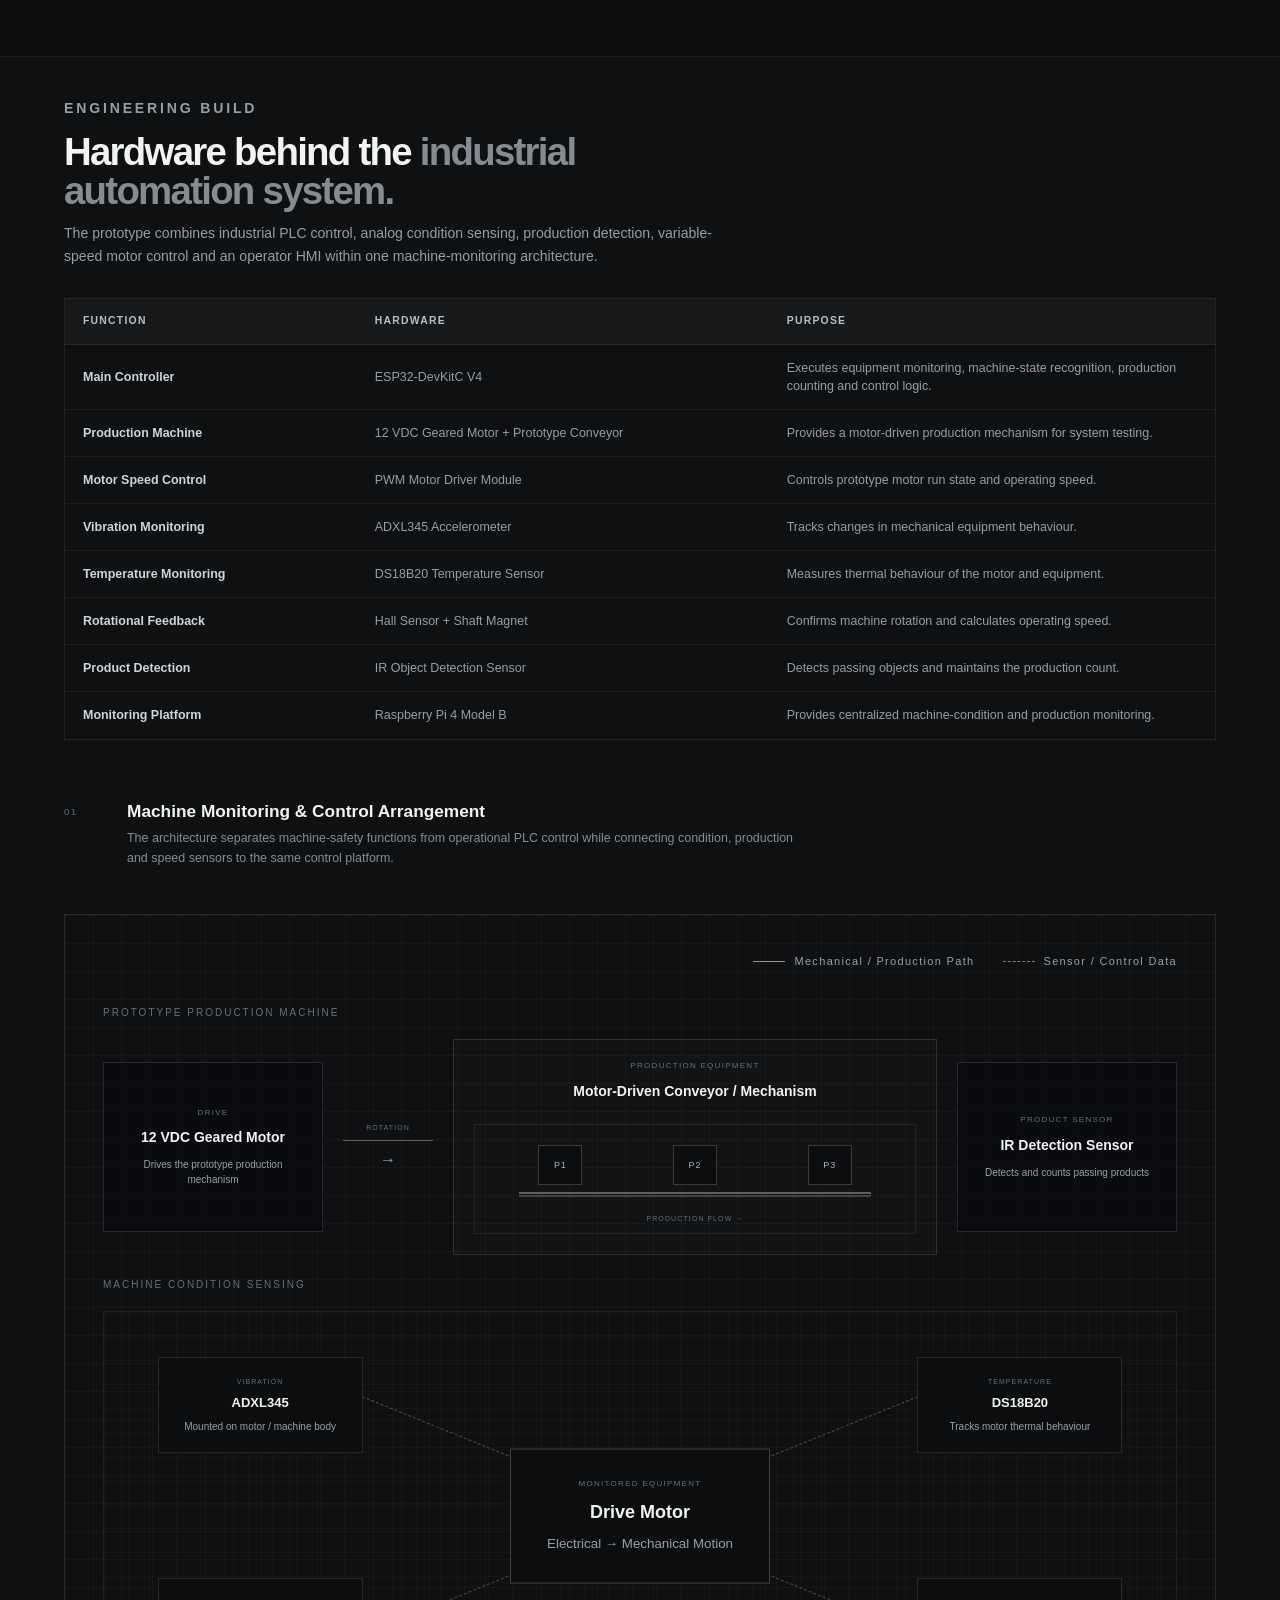
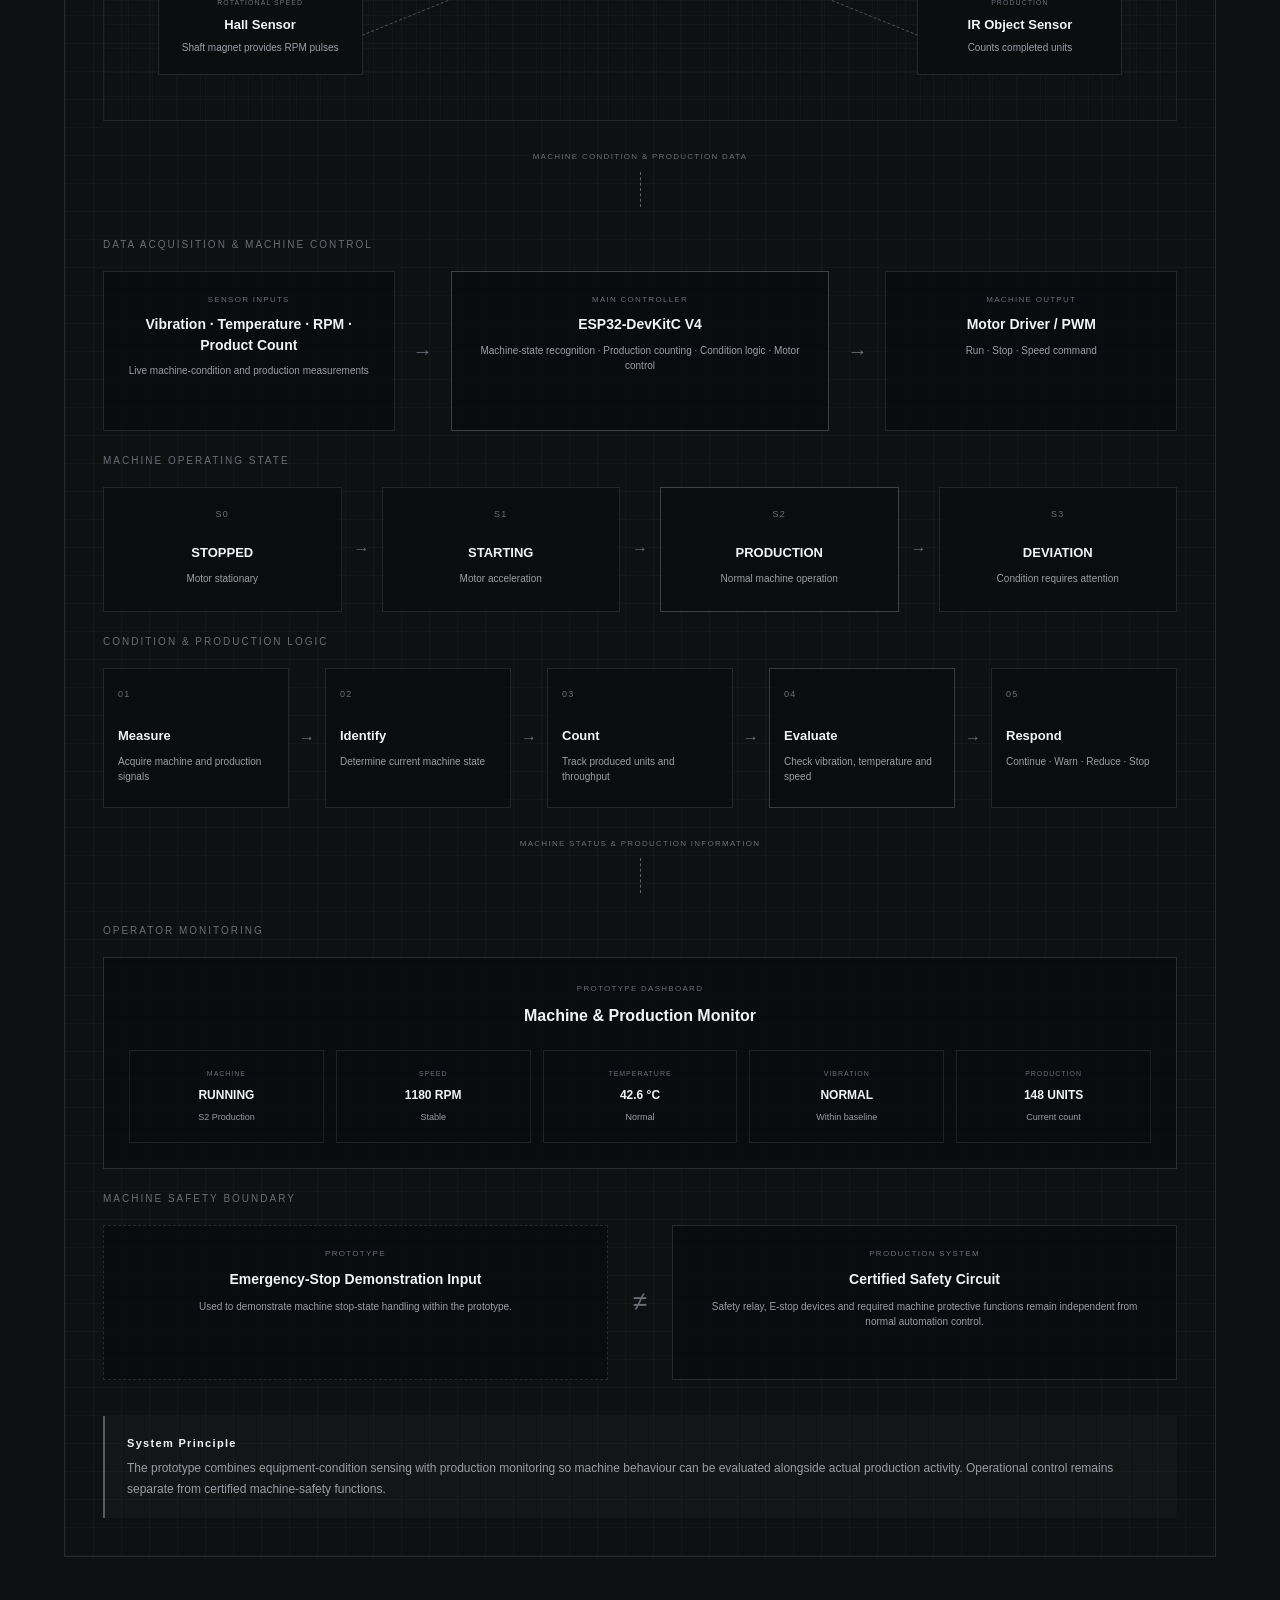
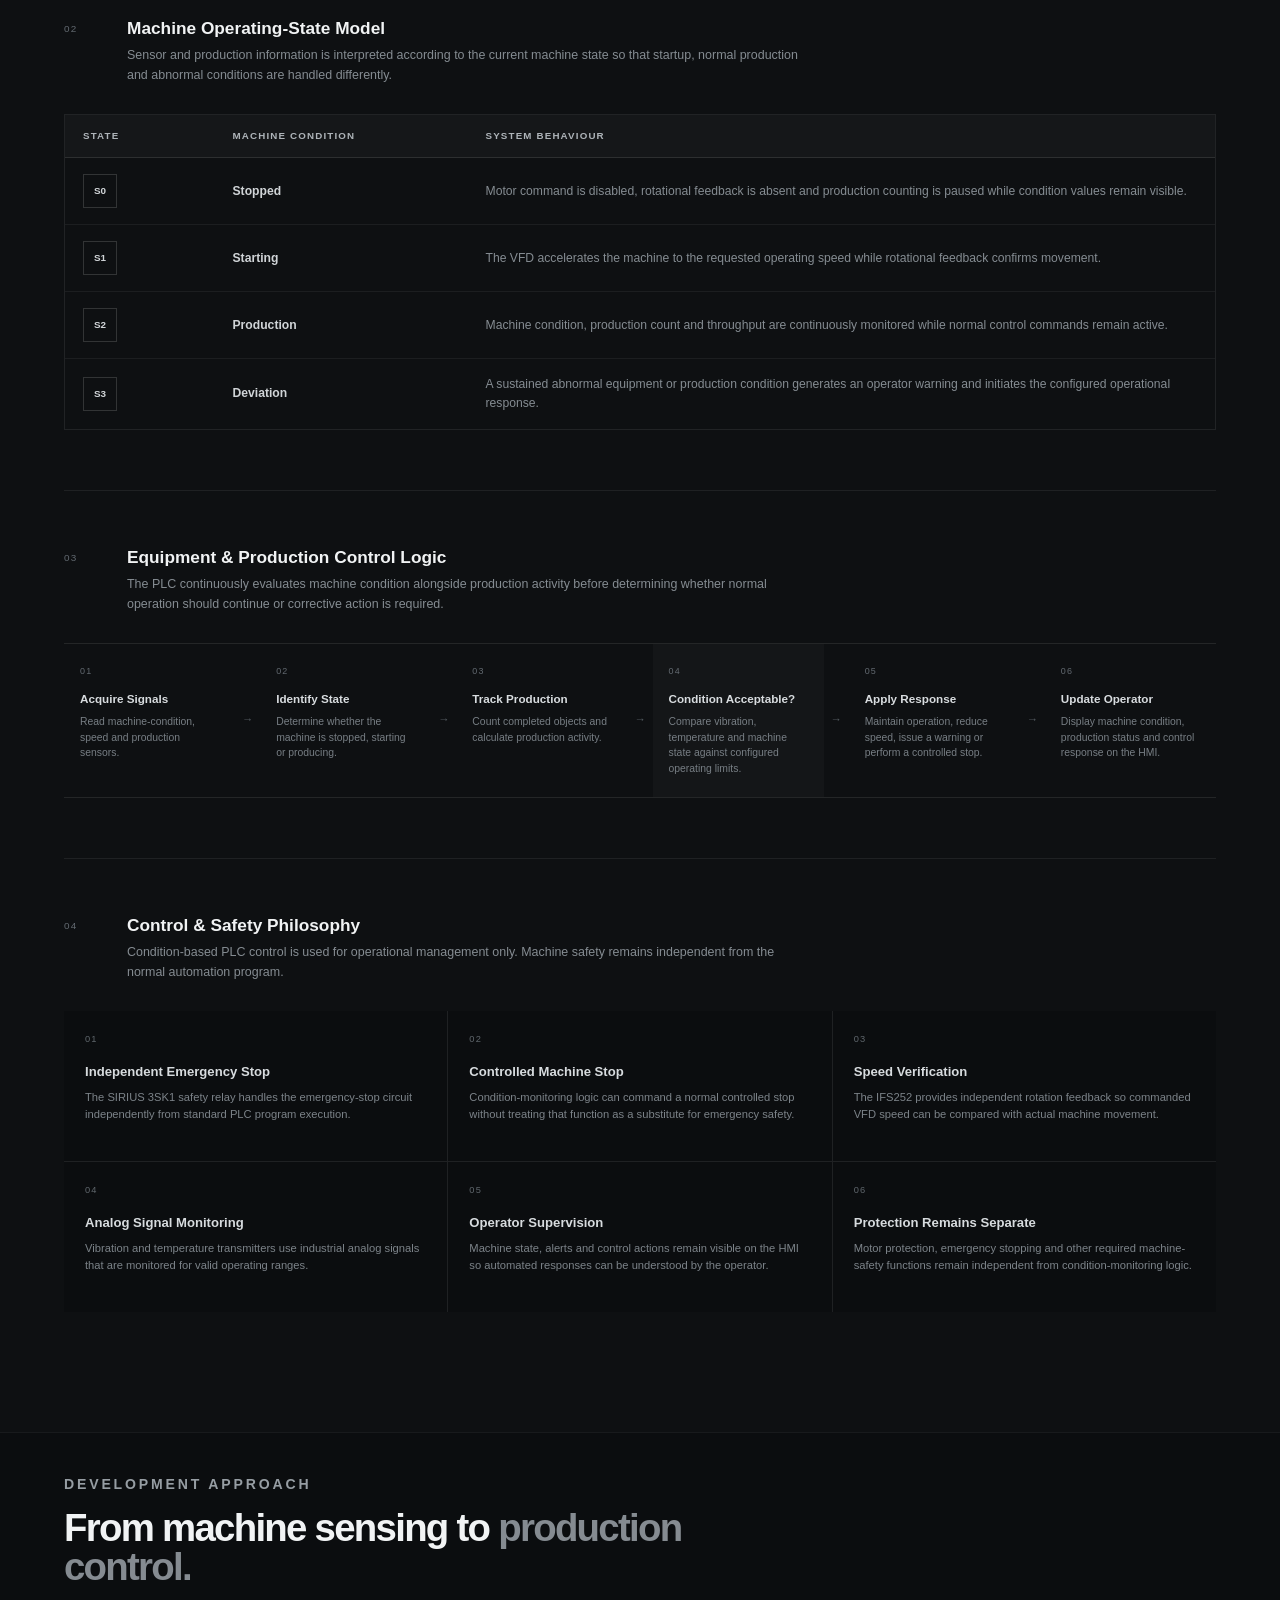
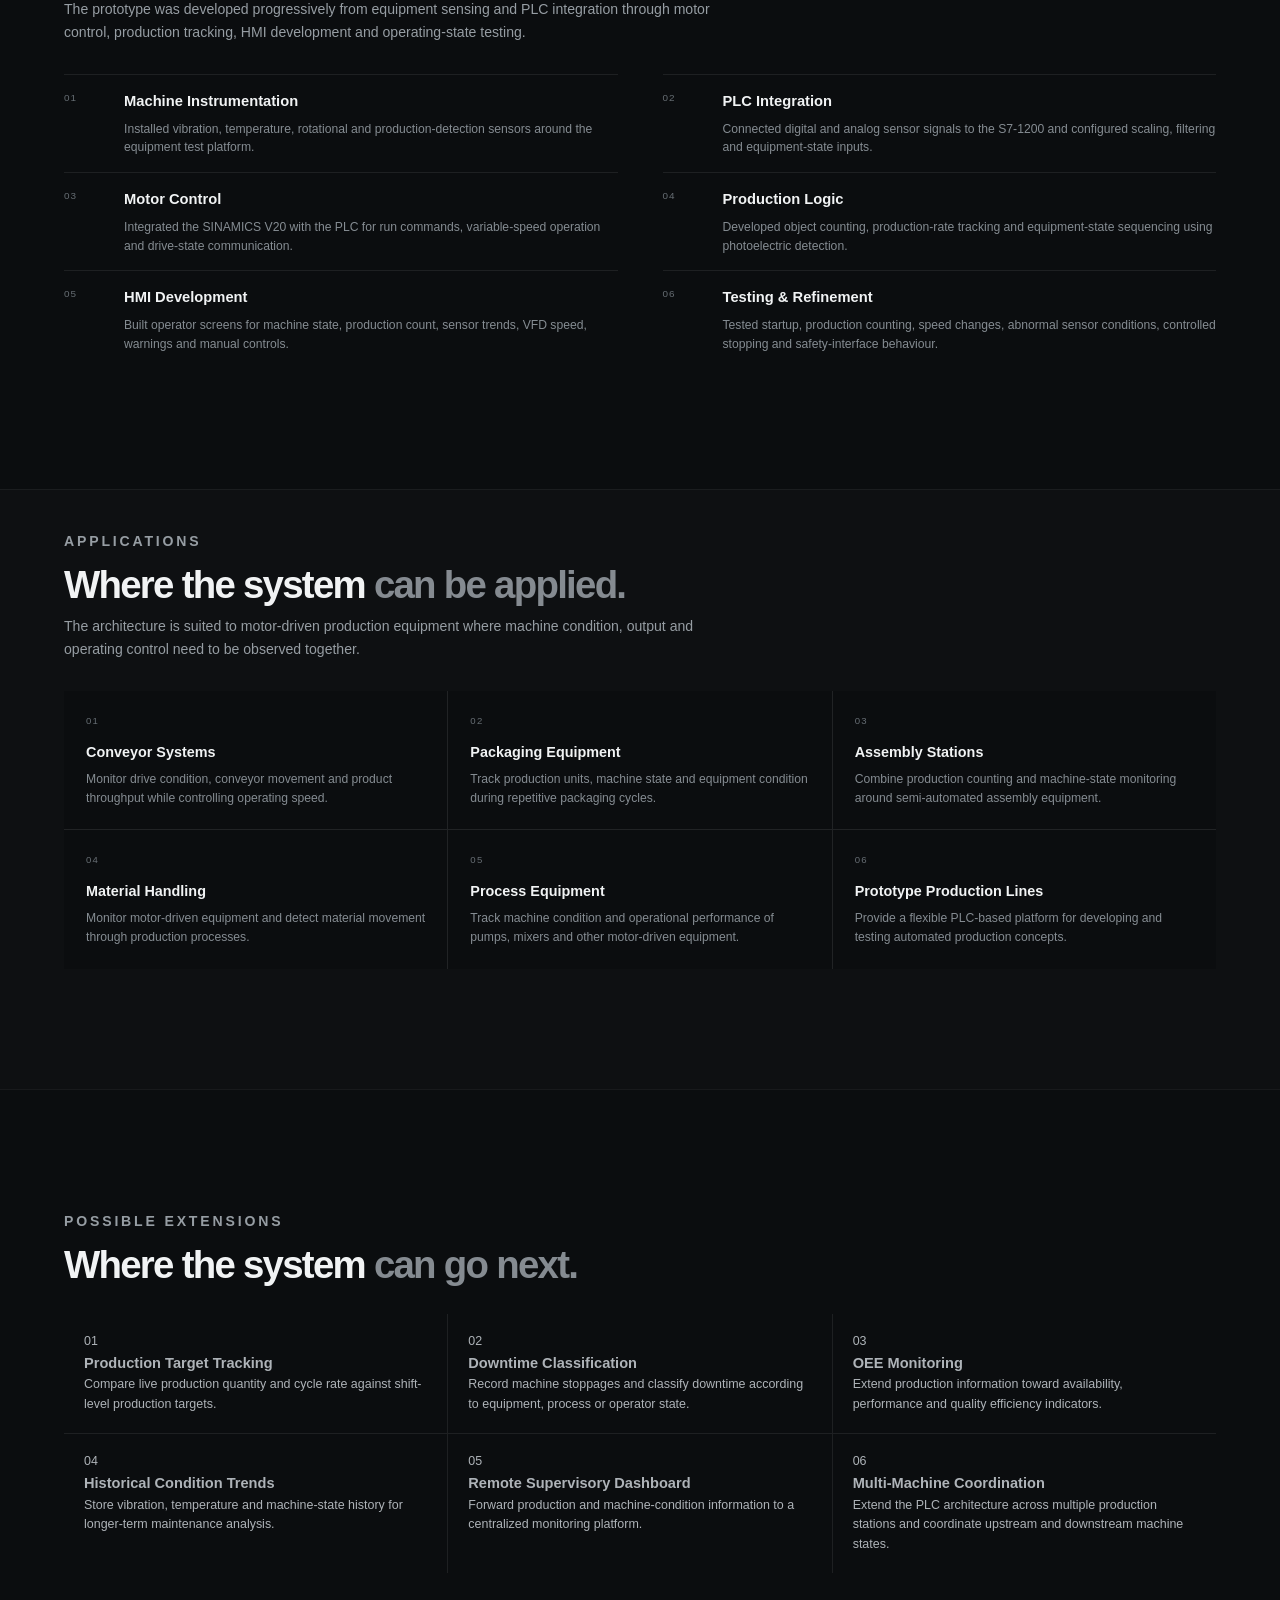
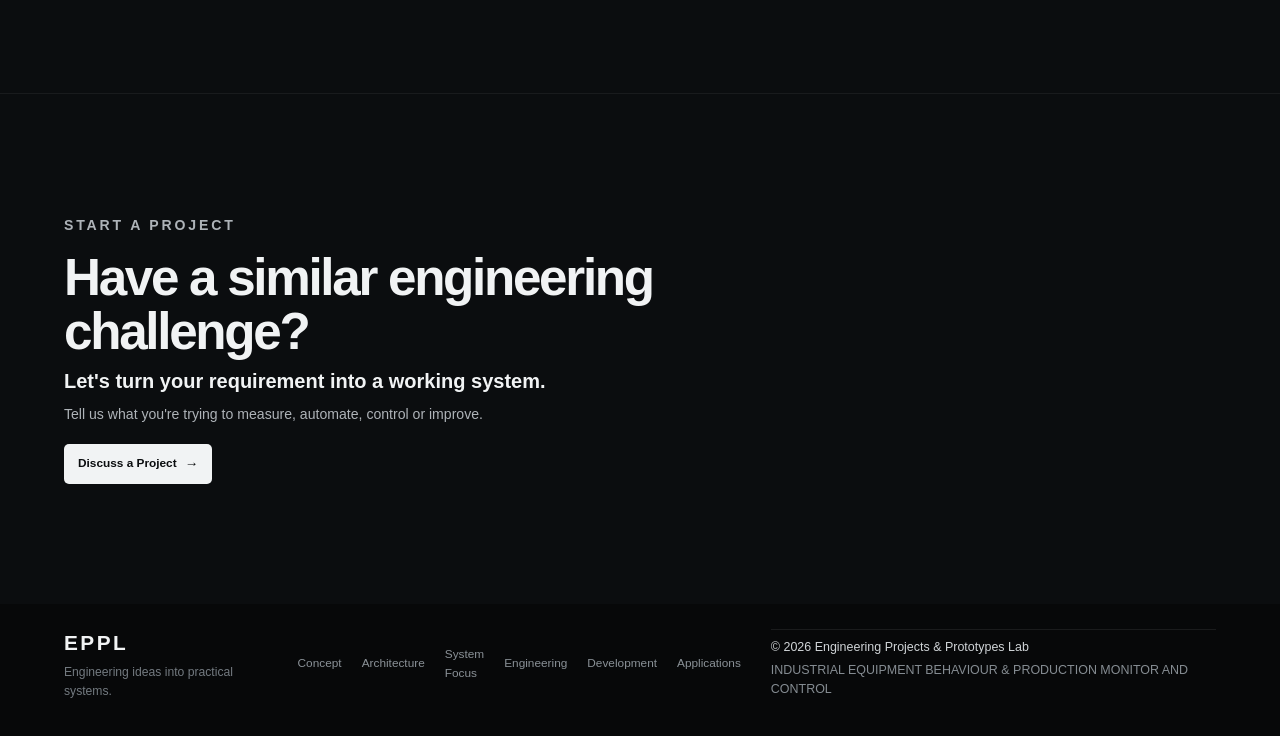
<file: projects/industrial-equipment-monitor-control.html>
<!DOCTYPE html>
<html lang="en">

<head>
    <meta charset="UTF-8">
    <meta name="viewport" content="width=device-width, initial-scale=1.0">

    <meta name="description"
        content="Industrial Equipment Behaviour & Production Monitor and Control — an engineered automation prototype for monitoring equipment condition, production activity and machine operation while providing PLC-based control and operator supervision.">

    <title>
        Industrial Equipment Behaviour & Production Monitor and Control |
        Engineering Projects & Prototypes Lab
    </title>

    <link rel="stylesheet" href="../style.css">
    <link rel="stylesheet" href="../project-detail.css">
</head>

<body class="project-detail-page">

    <!-- ========================================
         NAVIGATION
    ======================================== -->
    <header class="navbar">

        <div class="container nav-container">

            <!-- LOGO -->
            <a href="../index.html" class="logo">
                EPPL
            </a>


            <!-- NAV LINKS -->
            <nav class="nav-links" id="navMenu">

                <a href="#concept">
                    Concept
                </a>

                <a href="#architecture">
                    Architecture
                </a>

                <a href="#analysis">
                    System Focus
                </a>

                <a href="#engineering">
                    Engineering
                </a>

                <a href="#development">
                    Development
                </a>

                <a href="#applications">
                    Applications
                </a>


                <!-- MOBILE BUTTON -->
                <a href="../index.html#contact" class="nav-button mobile-nav-button">

                    Discuss a Project

                </a>

            </nav>


            <!-- DESKTOP BUTTON -->
            <a href="../index.html#contact" class="nav-button desktop-nav-button">

                Discuss a Project

            </a>


            <!-- HAMBURGER -->
            <button class="nav-toggle" id="navToggle" aria-label="Open navigation" aria-expanded="false">

                <span></span>
                <span></span>
                <span></span>

            </button>

        </div>

    </header>


    <main>

        <!-- ========================================
             PROJECT HERO
        ======================================== -->

        <section class="project-detail-hero">

            <!-- BACKGROUND IMAGE -->
            <div class="project-hero-bg" style="background-image: url('../assets/images/project-03.jpg');">
            </div>

            <!-- DARK OVERLAY -->
            <div class="project-hero-overlay"></div>

            <div class="container">

                <div class="project-detail-meta">

                    <span class="eyebrow">
                        PROJECT 04
                    </span>

                    <span class="project-status-label">
                        ENGINEERED PROTOTYPE
                    </span>

                </div>


                <h1>
                    Industrial Equipment Behaviour
                    <span>& Production Monitor and Control</span>
                </h1>


                <div class="project-detail-tags">

                    <span>Industrial Automation</span>
                    <span>Condition Monitoring</span>
                    <span>Production Control</span>

                </div>


                <p class="project-detail-intro">
                    An industrial automation system developed to monitor
                    machine condition, operating state and production activity
                    while coordinating motor speed, equipment operation and
                    operator alerts through PLC-based control.
                </p>


                <a href="../index.html#projects" class="project-back-link">
                    ← Back to Projects
                </a>

            </div>

        </section>


        <!-- ========================================
             THE CHALLENGE
        ======================================== -->

        <section class="project-detail-section challenge-section">

            <div class="container">

                <div class="project-section-heading">

                    <p class="eyebrow">
                        THE CHALLENGE
                    </p>

                    <h2>
                        Understanding what the machine is
                        <span>actually doing.</span>
                    </h2>

                </div>


                <div class="project-text-block">

                    <p>
                        Industrial equipment may continue producing even
                        while motor load, vibration, temperature or production
                        behaviour gradually moves away from normal operating
                        conditions.
                    </p>

                    <p>
                        Production count alone shows output, while condition
                        sensors alone show equipment behaviour. When these
                        signals are monitored separately, the relationship
                        between machine condition and production performance
                        can be difficult to understand.
                    </p>

                    <p>
                        This project combines machine-condition sensing,
                        production detection and PLC control into one system,
                        allowing equipment behaviour and production activity
                        to be evaluated together.
                    </p>

                </div>


                <div class="engineering-flow">

                    <div class="engineering-flow-item">

                        <span class="flow-number">
                            01
                        </span>

                        <h3>
                            Monitor
                        </h3>

                        <p>
                            Measure vibration, temperature, speed
                            and drive operating state.
                        </p>

                    </div>


                    <div class="engineering-flow-arrow">
                        →
                    </div>


                    <div class="engineering-flow-item">

                        <span class="flow-number">
                            02
                        </span>

                        <h3>
                            Count
                        </h3>

                        <p>
                            Detect manufactured objects and track
                            completed production cycles.
                        </p>

                    </div>


                    <div class="engineering-flow-arrow">
                        →
                    </div>


                    <div class="engineering-flow-item">

                        <span class="flow-number">
                            03
                        </span>

                        <h3>
                            Evaluate
                        </h3>

                        <p>
                            Compare machine behaviour with the
                            current operating and production state.
                        </p>

                    </div>


                    <div class="engineering-flow-arrow">
                        →
                    </div>


                    <div class="engineering-flow-item">

                        <span class="flow-number">
                            04
                        </span>

                        <h3>
                            Control
                        </h3>

                        <p>
                            Adjust operation, reduce speed, stop
                            production or alert the operator.
                        </p>

                    </div>

                </div>

            </div>

        </section>


        <!-- ========================================
             THE CONCEPT
        ======================================== -->

        <section id="concept" class="project-detail-section concept-section">

            <div class="container">

                <div class="project-section-heading">

                    <p class="eyebrow">
                        THE CONCEPT
                    </p>

                    <h2>
                        From machine signals to
                        <span>operational control.</span>
                    </h2>

                </div>


                <div class="project-text-block">

                    <p>
                        The system combines conventional PLC automation with
                        equipment-condition monitoring and production sensing.
                    </p>

                    <p>
                        Vibration, bearing temperature and rotational speed
                        provide information about equipment behaviour, while
                        the drive communicates motor operating information
                        and the photoelectric sensor tracks production output.
                    </p>

                    <p>
                        The PLC processes these signals together and maintains
                        the current machine state. When operating conditions
                        move outside the configured production rules, the
                        system can generate an operator warning, modify the
                        drive command or stop the production sequence.
                    </p>

                </div>


                <div class="concept-flow">

                    <div class="concept-stage">

                        <span class="concept-stage-number">
                            01
                        </span>

                        <h3>
                            SENSE
                        </h3>

                        <p>
                            Capture machine condition, speed and
                            production activity.
                        </p>

                    </div>


                    <div class="concept-stage">

                        <span class="concept-stage-number">
                            02
                        </span>

                        <h3>
                            IDENTIFY
                        </h3>

                        <p>
                            Determine the current operating and
                            production state.
                        </p>

                    </div>


                    <div class="concept-stage">

                        <span class="concept-stage-number">
                            03
                        </span>

                        <h3>
                            EVALUATE
                        </h3>

                        <p>
                            Compare equipment behaviour against
                            configured operating conditions.
                        </p>

                    </div>


                    <div class="concept-stage">

                        <span class="concept-stage-number">
                            04
                        </span>

                        <h3>
                            CONTROL
                        </h3>

                        <p>
                            Coordinate machine operation according
                            to equipment and production state.
                        </p>

                    </div>

                </div>

            </div>

        </section>


        <!-- ========================================
             SYSTEM ARCHITECTURE
        ======================================== -->

        <section id="architecture" class="project-detail-section architecture-section">

            <div class="container">

                <div class="project-section-heading">

                    <p class="eyebrow">
                        SYSTEM ARCHITECTURE
                    </p>

                    <h2>
                        How the system
                        <span>works.</span>
                    </h2>

                </div>


                <div class="architecture-diagram">

                    <!-- MACHINE -->

                    <div class="architecture-block architecture-environment">

                        <span class="architecture-block-title">
                            MACHINE
                        </span>

                        <div class="architecture-items">
                            <span>Motor</span>
                            <span>Production Equipment</span>
                        </div>

                    </div>


                    <div class="architecture-connector"></div>


                    <!-- SENSING -->

                    <div class="architecture-block">

                        <span class="architecture-block-title">
                            SENSING
                        </span>

                        <div class="architecture-items">
                            <span>Vibration</span>
                            <span>Temperature</span>
                            <span>Speed</span>
                            <span>Object Detection</span>
                        </div>

                    </div>


                    <div class="architecture-connector"></div>


                    <!-- PLC -->

                    <div class="architecture-block architecture-core">

                        <span class="architecture-block-title">
                            PLC CONTROL
                        </span>

                        <div class="architecture-items">
                            <span>Machine State</span>
                            <span>Production Logic</span>
                            <span>Condition Rules</span>
                        </div>

                    </div>


                    <div class="architecture-connector"></div>


                    <!-- DRIVE -->

                    <div class="architecture-block">

                        <span class="architecture-block-title">
                            MACHINE CONTROL
                        </span>

                        <div class="architecture-items">
                            <span>VFD Speed</span>
                            <span>Run / Stop</span>
                            <span>Auxiliary Outputs</span>
                        </div>

                    </div>


                    <div class="architecture-connector"></div>


                    <!-- OUTPUT -->

                    <div class="architecture-block architecture-output">

                        <span class="architecture-block-title">
                            OPERATOR VIEW
                        </span>

                        <div class="architecture-items">
                            <span>Status</span>
                            <span>Production</span>
                            <span>Condition</span>
                            <span>Alerts</span>
                        </div>

                    </div>

                </div>

            </div>

        </section>


        <!-- ========================================
             SYSTEM FOCUS
        ======================================== -->

        <section id="analysis" class="project-detail-section monitoring-section">

            <div class="container">

                <div class="project-section-heading">

                    <p class="eyebrow">
                        SYSTEM FOCUS
                    </p>

                    <h2>
                        What the system
                        <span>monitors and controls.</span>
                    </h2>

                    <p>
                        Equipment-condition measurements and production
                        information are processed together so machine
                        performance can be evaluated within its actual
                        operating state.
                    </p>

                </div>


                <div class="monitoring-grid">

                    <article class="monitoring-item">

                        <span class="monitoring-number">
                            01
                        </span>

                        <h3>
                            Equipment Condition
                        </h3>

                        <p>
                            Monitors vibration and bearing temperature
                            to track changes in machine behaviour.
                        </p>

                    </article>


                    <article class="monitoring-item">

                        <span class="monitoring-number">
                            02
                        </span>

                        <h3>
                            Motor Operation
                        </h3>

                        <p>
                            Tracks rotational speed, drive state and
                            motor operating conditions during production.
                        </p>

                    </article>


                    <article class="monitoring-item">

                        <span class="monitoring-number">
                            03
                        </span>

                        <h3>
                            Production Activity
                        </h3>

                        <p>
                            Counts detected products and tracks production
                            cycles, output rate and equipment activity.
                        </p>

                    </article>


                    <article class="monitoring-item">

                        <span class="monitoring-number">
                            04
                        </span>

                        <h3>
                            Machine Control State
                        </h3>

                        <p>
                            Tracks commanded speed, run state, operator
                            mode, warnings and controlled stop conditions.
                        </p>

                    </article>

                </div>

            </div>

        </section>


        <!-- ========================================
             ENGINEERING
        ======================================== -->

        <section id="engineering" class="project-detail-section engineering-build-section">

            <div class="container">


                <!-- ========================================
                     ENGINEERING BUILD
                ======================================== -->

                <div class="project-section-heading">

                    <p class="eyebrow">
                        ENGINEERING BUILD
                    </p>

                    <h2>
                        Hardware behind the
                        <span>industrial automation system.</span>
                    </h2>

                    <p>
                        The prototype combines industrial PLC control,
                        analog condition sensing, production detection,
                        variable-speed motor control and an operator HMI
                        within one machine-monitoring architecture.
                    </p>

                </div>


                <div class="engineering-table-wrapper">

                    <table class="engineering-table">

                        <thead>
                            <tr>
                                <th>FUNCTION</th>
                                <th>HARDWARE</th>
                                <th>PURPOSE</th>
                            </tr>
                        </thead>

                        <tbody>

                            <tr>
                                <td>Main Controller</td>

                                <td>
                                    ESP32-DevKitC V4
                                </td>

                                <td>
                                    Executes equipment monitoring,
                                    machine-state recognition,
                                    production counting and control logic.
                                </td>
                            </tr>

                            <tr>
                                <td>Production Machine</td>

                                <td>
                                    12 VDC Geared Motor
                                    + Prototype Conveyor
                                </td>

                                <td>
                                    Provides a motor-driven production
                                    mechanism for system testing.
                                </td>
                            </tr>

                            <tr>
                                <td>Motor Speed Control</td>

                                <td>
                                    PWM Motor Driver Module
                                </td>

                                <td>
                                    Controls prototype motor run state
                                    and operating speed.
                                </td>
                            </tr>

                            <tr>
                                <td>Vibration Monitoring</td>

                                <td>
                                    ADXL345 Accelerometer
                                </td>

                                <td>
                                    Tracks changes in mechanical
                                    equipment behaviour.
                                </td>
                            </tr>

                            <tr>
                                <td>Temperature Monitoring</td>

                                <td>
                                    DS18B20 Temperature Sensor
                                </td>

                                <td>
                                    Measures thermal behaviour of the
                                    motor and equipment.
                                </td>
                            </tr>

                            <tr>
                                <td>Rotational Feedback</td>

                                <td>
                                    Hall Sensor + Shaft Magnet
                                </td>

                                <td>
                                    Confirms machine rotation and
                                    calculates operating speed.
                                </td>
                            </tr>

                            <tr>
                                <td>Product Detection</td>

                                <td>
                                    IR Object Detection Sensor
                                </td>

                                <td>
                                    Detects passing objects and maintains
                                    the production count.
                                </td>
                            </tr>

                            <tr>
                                <td>Monitoring Platform</td>

                                <td>
                                    Raspberry Pi 4 Model B
                                </td>

                                <td>
                                    Provides centralized machine-condition
                                    and production monitoring.
                                </td>
                            </tr>

                        </tbody>

                    </table>

                </div>

                <!-- ========================================
                     ENGINEERING SUBSECTION 01
                     MACHINE ARRANGEMENT
                ======================================== -->

                <div class="engineering-subsection">

                    <div class="engineering-subsection-heading">

                        <span class="engineering-subsection-number">
                            01
                        </span>

                        <div>

                            <h3>
                                Machine Monitoring & Control Arrangement
                            </h3>

                            <p>
                                The architecture separates machine-safety
                                functions from operational PLC control while
                                connecting condition, production and speed
                                sensors to the same control platform.
                            </p>

                        </div>

                    </div>

                    <!-- ========================================
     INDUSTRIAL EQUIPMENT & PRODUCTION TOPOLOGY
======================================== -->

                    <div class="system-topology equipment-topology">


                        <!-- ========================================
         LEGEND
    ======================================== -->

                        <div class="topology-legend">

                            <div class="legend-item">
                                <span class="legend-line physical-line"></span>
                                <span>Mechanical / Production Path</span>
                            </div>

                            <div class="legend-item">
                                <span class="legend-line data-line"></span>
                                <span>Sensor / Control Data</span>
                            </div>

                        </div>



                        <!-- ========================================
         PROTOTYPE MACHINE
    ======================================== -->

                        <div class="topology-section">

                            <div class="topology-section-label">
                                PROTOTYPE PRODUCTION MACHINE
                            </div>


                            <div class="machine-layout">


                                <!-- DRIVE -->

                                <div class="machine-block machine-drive">

                                    <span>
                                        DRIVE
                                    </span>

                                    <strong>
                                        12 VDC Geared Motor
                                    </strong>

                                    <small>
                                        Drives the prototype production mechanism
                                    </small>

                                </div>


                                <div class="machine-shaft">

                                    <span>
                                        ROTATION
                                    </span>

                                    <div class="shaft-line"></div>

                                    <strong>
                                        →
                                    </strong>

                                </div>


                                <!-- PROCESS -->

                                <div class="machine-process">

                                    <div class="machine-process-header">

                                        <span>
                                            PRODUCTION EQUIPMENT
                                        </span>

                                        <strong>
                                            Motor-Driven Conveyor / Mechanism
                                        </strong>

                                    </div>


                                    <!-- CONVEYOR -->

                                    <div class="prototype-conveyor">

                                        <div class="conveyor-rail"></div>

                                        <div class="conveyor-products">

                                            <div class="product-object">
                                                P1
                                            </div>

                                            <div class="product-object">
                                                P2
                                            </div>

                                            <div class="product-object">
                                                P3
                                            </div>

                                        </div>

                                        <div class="conveyor-direction">
                                            PRODUCTION FLOW →
                                        </div>

                                    </div>

                                </div>


                                <!-- PRODUCT SENSOR -->

                                <div class="machine-block product-sensor-block">

                                    <span>
                                        PRODUCT SENSOR
                                    </span>

                                    <strong>
                                        IR Detection Sensor
                                    </strong>

                                    <small>
                                        Detects and counts passing products
                                    </small>

                                </div>


                            </div>

                        </div>



                        <!-- ========================================
         MACHINE SENSOR PLACEMENT
    ======================================== -->

                        <div class="topology-section">

                            <div class="topology-section-label">
                                MACHINE CONDITION SENSING
                            </div>


                            <div class="machine-sensor-layout">


                                <!-- MOTOR REPRESENTATION -->

                                <div class="machine-center-object">

                                    <span>
                                        MONITORED EQUIPMENT
                                    </span>

                                    <strong>
                                        Drive Motor
                                    </strong>

                                    <small>
                                        Electrical → Mechanical Motion
                                    </small>

                                </div>



                                <!-- VIBRATION -->

                                <div class="machine-sensor-card sensor-vibration">

                                    <span>
                                        VIBRATION
                                    </span>

                                    <strong>
                                        ADXL345
                                    </strong>

                                    <small>
                                        Mounted on motor / machine body
                                    </small>

                                </div>



                                <!-- TEMPERATURE -->

                                <div class="machine-sensor-card sensor-temperature">

                                    <span>
                                        TEMPERATURE
                                    </span>

                                    <strong>
                                        DS18B20
                                    </strong>

                                    <small>
                                        Tracks motor thermal behaviour
                                    </small>

                                </div>



                                <!-- SPEED -->

                                <div class="machine-sensor-card sensor-speed">

                                    <span>
                                        ROTATIONAL SPEED
                                    </span>

                                    <strong>
                                        Hall Sensor
                                    </strong>

                                    <small>
                                        Shaft magnet provides RPM pulses
                                    </small>

                                </div>



                                <!-- PRODUCTION -->

                                <div class="machine-sensor-card sensor-production">

                                    <span>
                                        PRODUCTION
                                    </span>

                                    <strong>
                                        IR Object Sensor
                                    </strong>

                                    <small>
                                        Counts completed units
                                    </small>

                                </div>


                                <!-- CONNECTION LINES -->

                                <div class="sensor-link vibration-link"></div>
                                <div class="sensor-link temperature-link"></div>
                                <div class="sensor-link speed-link"></div>
                                <div class="sensor-link production-link"></div>


                            </div>

                        </div>



                        <!-- ========================================
         DATA COLLECTION
    ======================================== -->

                        <div class="topology-downlink">

                            <span>
                                MACHINE CONDITION & PRODUCTION DATA
                            </span>

                            <div class="topology-downlink-line"></div>

                        </div>


                        <div class="topology-section">

                            <div class="topology-section-label">
                                DATA ACQUISITION & MACHINE CONTROL
                            </div>


                            <div class="equipment-control-layout">


                                <div class="equipment-control-card">

                                    <span>
                                        SENSOR INPUTS
                                    </span>

                                    <strong>
                                        Vibration · Temperature
                                        · RPM · Product Count
                                    </strong>

                                    <small>
                                        Live machine-condition and
                                        production measurements
                                    </small>

                                </div>


                                <div class="equipment-control-arrow">
                                    →
                                </div>


                                <div class="equipment-control-card equipment-main-controller">

                                    <span>
                                        MAIN CONTROLLER
                                    </span>

                                    <strong>
                                        ESP32-DevKitC V4
                                    </strong>

                                    <small>
                                        Machine-state recognition · Production counting
                                        · Condition logic · Motor control
                                    </small>

                                </div>


                                <div class="equipment-control-arrow">
                                    →
                                </div>


                                <div class="equipment-control-card">

                                    <span>
                                        MACHINE OUTPUT
                                    </span>

                                    <strong>
                                        Motor Driver / PWM
                                    </strong>

                                    <small>
                                        Run · Stop · Speed command
                                    </small>

                                </div>


                            </div>

                        </div>



                        <!-- ========================================
         OPERATING STATE
    ======================================== -->

                        <div class="topology-section">

                            <div class="topology-section-label">
                                MACHINE OPERATING STATE
                            </div>


                            <div class="equipment-state-strip">


                                <div class="equipment-state">

                                    <span>
                                        S0
                                    </span>

                                    <strong>
                                        STOPPED
                                    </strong>

                                    <small>
                                        Motor stationary
                                    </small>

                                </div>


                                <div class="equipment-state-arrow">
                                    →
                                </div>


                                <div class="equipment-state">

                                    <span>
                                        S1
                                    </span>

                                    <strong>
                                        STARTING
                                    </strong>

                                    <small>
                                        Motor acceleration
                                    </small>

                                </div>


                                <div class="equipment-state-arrow">
                                    →
                                </div>


                                <div class="equipment-state active-state">

                                    <span>
                                        S2
                                    </span>

                                    <strong>
                                        PRODUCTION
                                    </strong>

                                    <small>
                                        Normal machine operation
                                    </small>

                                </div>


                                <div class="equipment-state-arrow">
                                    →
                                </div>


                                <div class="equipment-state">

                                    <span>
                                        S3
                                    </span>

                                    <strong>
                                        DEVIATION
                                    </strong>

                                    <small>
                                        Condition requires attention
                                    </small>

                                </div>


                            </div>

                        </div>



                        <!-- ========================================
         MONITORING & CONTROL LOGIC
    ======================================== -->

                        <div class="topology-section">

                            <div class="topology-section-label">
                                CONDITION & PRODUCTION LOGIC
                            </div>


                            <div class="equipment-logic-grid">


                                <div class="equipment-logic-card">

                                    <span>
                                        01
                                    </span>

                                    <strong>
                                        Measure
                                    </strong>

                                    <small>
                                        Acquire machine
                                        and production signals
                                    </small>

                                </div>


                                <div class="equipment-logic-arrow">
                                    →
                                </div>


                                <div class="equipment-logic-card">

                                    <span>
                                        02
                                    </span>

                                    <strong>
                                        Identify
                                    </strong>

                                    <small>
                                        Determine current
                                        machine state
                                    </small>

                                </div>


                                <div class="equipment-logic-arrow">
                                    →
                                </div>


                                <div class="equipment-logic-card">

                                    <span>
                                        03
                                    </span>

                                    <strong>
                                        Count
                                    </strong>

                                    <small>
                                        Track produced
                                        units and throughput
                                    </small>

                                </div>


                                <div class="equipment-logic-arrow">
                                    →
                                </div>


                                <div class="equipment-logic-card logic-condition">

                                    <span>
                                        04
                                    </span>

                                    <strong>
                                        Evaluate
                                    </strong>

                                    <small>
                                        Check vibration,
                                        temperature and speed
                                    </small>

                                </div>


                                <div class="equipment-logic-arrow">
                                    →
                                </div>


                                <div class="equipment-logic-card">

                                    <span>
                                        05
                                    </span>

                                    <strong>
                                        Respond
                                    </strong>

                                    <small>
                                        Continue · Warn
                                        · Reduce · Stop
                                    </small>

                                </div>


                            </div>

                        </div>



                        <!-- ========================================
         DASHBOARD
    ======================================== -->

                        <div class="topology-downlink">

                            <span>
                                MACHINE STATUS & PRODUCTION INFORMATION
                            </span>

                            <div class="topology-downlink-line"></div>

                        </div>


                        <div class="topology-section">

                            <div class="topology-section-label">
                                OPERATOR MONITORING
                            </div>


                            <div class="equipment-dashboard">


                                <div class="equipment-dashboard-title">

                                    <span>
                                        PROTOTYPE DASHBOARD
                                    </span>

                                    <strong>
                                        Machine & Production Monitor
                                    </strong>

                                </div>


                                <div class="equipment-dashboard-grid">


                                    <div class="equipment-dashboard-item">

                                        <span>
                                            MACHINE
                                        </span>

                                        <strong>
                                            RUNNING
                                        </strong>

                                        <small>
                                            S2 Production
                                        </small>

                                    </div>


                                    <div class="equipment-dashboard-item">

                                        <span>
                                            SPEED
                                        </span>

                                        <strong>
                                            1180 RPM
                                        </strong>

                                        <small>
                                            Stable
                                        </small>

                                    </div>


                                    <div class="equipment-dashboard-item">

                                        <span>
                                            TEMPERATURE
                                        </span>

                                        <strong>
                                            42.6 °C
                                        </strong>

                                        <small>
                                            Normal
                                        </small>

                                    </div>


                                    <div class="equipment-dashboard-item">

                                        <span>
                                            VIBRATION
                                        </span>

                                        <strong>
                                            NORMAL
                                        </strong>

                                        <small>
                                            Within baseline
                                        </small>

                                    </div>


                                    <div class="equipment-dashboard-item">

                                        <span>
                                            PRODUCTION
                                        </span>

                                        <strong>
                                            148 UNITS
                                        </strong>

                                        <small>
                                            Current count
                                        </small>

                                    </div>


                                </div>

                            </div>

                        </div>



                        <!-- ========================================
         SAFETY SEPARATION
    ======================================== -->

                        <div class="topology-section">

                            <div class="topology-section-label">
                                MACHINE SAFETY BOUNDARY
                            </div>


                            <div class="equipment-safety-layout">


                                <div class="equipment-safety-card prototype-safety">

                                    <span>
                                        PROTOTYPE
                                    </span>

                                    <strong>
                                        Emergency-Stop Demonstration Input
                                    </strong>

                                    <small>
                                        Used to demonstrate machine stop-state
                                        handling within the prototype.
                                    </small>

                                </div>


                                <div class="safety-separation">

                                    ≠

                                </div>


                                <div class="equipment-safety-card">

                                    <span>
                                        PRODUCTION SYSTEM
                                    </span>

                                    <strong>
                                        Certified Safety Circuit
                                    </strong>

                                    <small>
                                        Safety relay, E-stop devices and required
                                        machine protective functions remain independent
                                        from normal automation control.
                                    </small>

                                </div>


                            </div>

                        </div>



                        <!-- ========================================
         SYSTEM NOTE
    ======================================== -->

                        <div class="topology-note">

                            <strong>
                                System Principle
                            </strong>

                            <p>
                                The prototype combines equipment-condition sensing with
                                production monitoring so machine behaviour can be evaluated
                                alongside actual production activity. Operational control
                                remains separate from certified machine-safety functions.
                            </p>

                        </div>


                    </div>

                    <!-- ========================================
                     ENGINEERING SUBSECTION 02
                     OPERATING STATE MODEL
                ======================================== -->

                    <div class="engineering-subsection">

                        <div class="engineering-subsection-heading">

                            <span class="engineering-subsection-number">
                                02
                            </span>

                            <div>

                                <h3>
                                    Machine Operating-State Model
                                </h3>

                                <p>
                                    Sensor and production information is interpreted
                                    according to the current machine state so that
                                    startup, normal production and abnormal
                                    conditions are handled differently.
                                </p>

                            </div>

                        </div>


                        <div class="priority-table-wrapper">

                            <table class="priority-table">

                                <thead>

                                    <tr>
                                        <th>STATE</th>
                                        <th>MACHINE CONDITION</th>
                                        <th>SYSTEM BEHAVIOUR</th>
                                    </tr>

                                </thead>


                                <tbody>

                                    <tr>

                                        <td>
                                            <span class="priority-code">
                                                S0
                                            </span>
                                        </td>

                                        <td>
                                            Stopped
                                        </td>

                                        <td>
                                            Motor command is disabled, rotational
                                            feedback is absent and production
                                            counting is paused while condition
                                            values remain visible.
                                        </td>

                                    </tr>


                                    <tr>

                                        <td>
                                            <span class="priority-code">
                                                S1
                                            </span>
                                        </td>

                                        <td>
                                            Starting
                                        </td>

                                        <td>
                                            The VFD accelerates the machine to
                                            the requested operating speed while
                                            rotational feedback confirms movement.
                                        </td>

                                    </tr>


                                    <tr>

                                        <td>
                                            <span class="priority-code">
                                                S2
                                            </span>
                                        </td>

                                        <td>
                                            Production
                                        </td>

                                        <td>
                                            Machine condition, production count
                                            and throughput are continuously
                                            monitored while normal control
                                            commands remain active.
                                        </td>

                                    </tr>


                                    <tr>

                                        <td>
                                            <span class="priority-code">
                                                S3
                                            </span>
                                        </td>

                                        <td>
                                            Deviation
                                        </td>

                                        <td>
                                            A sustained abnormal equipment or
                                            production condition generates an
                                            operator warning and initiates the
                                            configured operational response.
                                        </td>

                                    </tr>

                                </tbody>

                            </table>

                        </div>

                    </div>


                    <!-- ========================================
                     ENGINEERING SUBSECTION 03
                     CONTROL LOGIC
                ======================================== -->

                    <div class="engineering-subsection">

                        <div class="engineering-subsection-heading">

                            <span class="engineering-subsection-number">
                                03
                            </span>

                            <div>

                                <h3>
                                    Equipment & Production Control Logic
                                </h3>

                                <p>
                                    The PLC continuously evaluates machine
                                    condition alongside production activity before
                                    determining whether normal operation should
                                    continue or corrective action is required.
                                </p>

                            </div>

                        </div>


                        <div class="control-logic-diagram">


                            <div class="logic-block">

                                <span>
                                    01
                                </span>

                                <strong>
                                    Acquire Signals
                                </strong>

                                <p>
                                    Read machine-condition, speed and
                                    production sensors.
                                </p>

                            </div>


                            <div class="logic-arrow">
                                →
                            </div>


                            <div class="logic-block">

                                <span>
                                    02
                                </span>

                                <strong>
                                    Identify State
                                </strong>

                                <p>
                                    Determine whether the machine is stopped,
                                    starting or producing.
                                </p>

                            </div>


                            <div class="logic-arrow">
                                →
                            </div>


                            <div class="logic-block">

                                <span>
                                    03
                                </span>

                                <strong>
                                    Track Production
                                </strong>

                                <p>
                                    Count completed objects and calculate
                                    production activity.
                                </p>

                            </div>


                            <div class="logic-arrow">
                                →
                            </div>


                            <div class="logic-block logic-decision">

                                <span>
                                    04
                                </span>

                                <strong>
                                    Condition Acceptable?
                                </strong>

                                <p>
                                    Compare vibration, temperature and machine
                                    state against configured operating limits.
                                </p>

                            </div>


                            <div class="logic-arrow">
                                →
                            </div>


                            <div class="logic-block">

                                <span>
                                    05
                                </span>

                                <strong>
                                    Apply Response
                                </strong>

                                <p>
                                    Maintain operation, reduce speed, issue
                                    a warning or perform a controlled stop.
                                </p>

                            </div>


                            <div class="logic-arrow">
                                →
                            </div>


                            <div class="logic-block">

                                <span>
                                    06
                                </span>

                                <strong>
                                    Update Operator
                                </strong>

                                <p>
                                    Display machine condition, production
                                    status and control response on the HMI.
                                </p>

                            </div>

                        </div>

                    </div>


                    <!-- ========================================
                     ENGINEERING SUBSECTION 04
                     CONTROL & SAFETY PHILOSOPHY
                ======================================== -->

                    <div class="engineering-subsection safety-subsection">

                        <div class="engineering-subsection-heading">

                            <span class="engineering-subsection-number">
                                04
                            </span>

                            <div>

                                <h3>
                                    Control & Safety Philosophy
                                </h3>

                                <p>
                                    Condition-based PLC control is used for
                                    operational management only. Machine safety
                                    remains independent from the normal automation
                                    program.
                                </p>

                            </div>

                        </div>


                        <div class="safety-grid">


                            <article class="safety-item">

                                <span>
                                    01
                                </span>

                                <h4>
                                    Independent Emergency Stop
                                </h4>

                                <p>
                                    The SIRIUS 3SK1 safety relay handles the
                                    emergency-stop circuit independently from
                                    standard PLC program execution.
                                </p>

                            </article>


                            <article class="safety-item">

                                <span>
                                    02
                                </span>

                                <h4>
                                    Controlled Machine Stop
                                </h4>

                                <p>
                                    Condition-monitoring logic can command a
                                    normal controlled stop without treating that
                                    function as a substitute for emergency safety.
                                </p>

                            </article>


                            <article class="safety-item">

                                <span>
                                    03
                                </span>

                                <h4>
                                    Speed Verification
                                </h4>

                                <p>
                                    The IFS252 provides independent rotation
                                    feedback so commanded VFD speed can be
                                    compared with actual machine movement.
                                </p>

                            </article>


                            <article class="safety-item">

                                <span>
                                    04
                                </span>

                                <h4>
                                    Analog Signal Monitoring
                                </h4>

                                <p>
                                    Vibration and temperature transmitters use
                                    industrial analog signals that are monitored
                                    for valid operating ranges.
                                </p>

                            </article>


                            <article class="safety-item">

                                <span>
                                    05
                                </span>

                                <h4>
                                    Operator Supervision
                                </h4>

                                <p>
                                    Machine state, alerts and control actions
                                    remain visible on the HMI so automated
                                    responses can be understood by the operator.
                                </p>

                            </article>


                            <article class="safety-item">

                                <span>
                                    06
                                </span>

                                <h4>
                                    Protection Remains Separate
                                </h4>

                                <p>
                                    Motor protection, emergency stopping and other
                                    required machine-safety functions remain
                                    independent from condition-monitoring logic.
                                </p>

                            </article>

                        </div>

                    </div>

                </div>

        </section>


        <!-- ========================================
             DEVELOPMENT APPROACH
        ======================================== -->

        <section id="development" class="project-detail-section development-section">

            <div class="container">

                <div class="project-section-heading">

                    <p class="eyebrow">
                        DEVELOPMENT APPROACH
                    </p>

                    <h2>
                        From machine sensing to
                        <span>production control.</span>
                    </h2>

                    <p>
                        The prototype was developed progressively from
                        equipment sensing and PLC integration through motor
                        control, production tracking, HMI development and
                        operating-state testing.
                    </p>

                </div>


                <div class="development-list">

                    <article class="development-step">

                        <span class="development-number">
                            01
                        </span>

                        <div>

                            <h3>
                                Machine Instrumentation
                            </h3>

                            <p>
                                Installed vibration, temperature, rotational
                                and production-detection sensors around the
                                equipment test platform.
                            </p>

                        </div>

                    </article>


                    <article class="development-step">

                        <span class="development-number">
                            02
                        </span>

                        <div>

                            <h3>
                                PLC Integration
                            </h3>

                            <p>
                                Connected digital and analog sensor signals
                                to the S7-1200 and configured scaling,
                                filtering and equipment-state inputs.
                            </p>

                        </div>

                    </article>


                    <article class="development-step">

                        <span class="development-number">
                            03
                        </span>

                        <div>

                            <h3>
                                Motor Control
                            </h3>

                            <p>
                                Integrated the SINAMICS V20 with the PLC
                                for run commands, variable-speed operation
                                and drive-state communication.
                            </p>

                        </div>

                    </article>


                    <article class="development-step">

                        <span class="development-number">
                            04
                        </span>

                        <div>

                            <h3>
                                Production Logic
                            </h3>

                            <p>
                                Developed object counting, production-rate
                                tracking and equipment-state sequencing
                                using photoelectric detection.
                            </p>

                        </div>

                    </article>


                    <article class="development-step">

                        <span class="development-number">
                            05
                        </span>

                        <div>

                            <h3>
                                HMI Development
                            </h3>

                            <p>
                                Built operator screens for machine state,
                                production count, sensor trends, VFD speed,
                                warnings and manual controls.
                            </p>

                        </div>

                    </article>


                    <article class="development-step">

                        <span class="development-number">
                            06
                        </span>

                        <div>

                            <h3>
                                Testing & Refinement
                            </h3>

                            <p>
                                Tested startup, production counting,
                                speed changes, abnormal sensor conditions,
                                controlled stopping and safety-interface
                                behaviour.
                            </p>

                        </div>

                    </article>

                </div>

            </div>

        </section>


        <!-- ========================================
             APPLICATIONS
        ======================================== -->

        <section id="applications" class="project-detail-section applications-section">

            <div class="container">

                <div class="project-section-heading">

                    <p class="eyebrow">
                        APPLICATIONS
                    </p>

                    <h2>
                        Where the system
                        <span>can be applied.</span>
                    </h2>

                    <p>
                        The architecture is suited to motor-driven production
                        equipment where machine condition, output and operating
                        control need to be observed together.
                    </p>

                </div>


                <div class="applications-grid">

                    <article class="application-item">

                        <span>
                            01
                        </span>

                        <h3>
                            Conveyor Systems
                        </h3>

                        <p>
                            Monitor drive condition, conveyor movement
                            and product throughput while controlling
                            operating speed.
                        </p>

                    </article>


                    <article class="application-item">

                        <span>
                            02
                        </span>

                        <h3>
                            Packaging Equipment
                        </h3>

                        <p>
                            Track production units, machine state and
                            equipment condition during repetitive
                            packaging cycles.
                        </p>

                    </article>


                    <article class="application-item">

                        <span>
                            03
                        </span>

                        <h3>
                            Assembly Stations
                        </h3>

                        <p>
                            Combine production counting and machine-state
                            monitoring around semi-automated assembly
                            equipment.
                        </p>

                    </article>


                    <article class="application-item">

                        <span>
                            04
                        </span>

                        <h3>
                            Material Handling
                        </h3>

                        <p>
                            Monitor motor-driven equipment and detect
                            material movement through production
                            processes.
                        </p>

                    </article>


                    <article class="application-item">

                        <span>
                            05
                        </span>

                        <h3>
                            Process Equipment
                        </h3>

                        <p>
                            Track machine condition and operational
                            performance of pumps, mixers and other
                            motor-driven equipment.
                        </p>

                    </article>


                    <article class="application-item">

                        <span>
                            06
                        </span>

                        <h3>
                            Prototype Production Lines
                        </h3>

                        <p>
                            Provide a flexible PLC-based platform for
                            developing and testing automated production
                            concepts.
                        </p>

                    </article>

                </div>

            </div>

        </section>


        <!-- ========================================
             POSSIBLE EXTENSIONS
        ======================================== -->

        <section class="project-detail-section extensions-section">

            <div class="container">

                <div class="project-section-heading">

                    <p class="eyebrow">
                        POSSIBLE EXTENSIONS
                    </p>

                    <h2>
                        Where the system
                        <span>can go next.</span>
                    </h2>

                </div>


                <div class="extensions-grid">

                    <article class="extension-item">

                        <span>
                            01
                        </span>

                        <h3>
                            Production Target Tracking
                        </h3>

                        <p>
                            Compare live production quantity and cycle rate
                            against shift-level production targets.
                        </p>

                    </article>


                    <article class="extension-item">

                        <span>
                            02
                        </span>

                        <h3>
                            Downtime Classification
                        </h3>

                        <p>
                            Record machine stoppages and classify downtime
                            according to equipment, process or operator state.
                        </p>

                    </article>


                    <article class="extension-item">

                        <span>
                            03
                        </span>

                        <h3>
                            OEE Monitoring
                        </h3>

                        <p>
                            Extend production information toward
                            availability, performance and quality
                            efficiency indicators.
                        </p>

                    </article>


                    <article class="extension-item">

                        <span>
                            04
                        </span>

                        <h3>
                            Historical Condition Trends
                        </h3>

                        <p>
                            Store vibration, temperature and machine-state
                            history for longer-term maintenance analysis.
                        </p>

                    </article>


                    <article class="extension-item">

                        <span>
                            05
                        </span>

                        <h3>
                            Remote Supervisory Dashboard
                        </h3>

                        <p>
                            Forward production and machine-condition
                            information to a centralized monitoring
                            platform.
                        </p>

                    </article>


                    <article class="extension-item">

                        <span>
                            06
                        </span>

                        <h3>
                            Multi-Machine Coordination
                        </h3>

                        <p>
                            Extend the PLC architecture across multiple
                            production stations and coordinate upstream
                            and downstream machine states.
                        </p>

                    </article>

                </div>

            </div>

        </section>


        <!-- ========================================
             PROJECT CTA
        ======================================== -->

        <section class="project-detail-cta">

            <div class="container">

                <div class="project-cta-content">

                    <p class="eyebrow">
                        START A PROJECT
                    </p>

                    <h2>
                        Have a similar
                        engineering challenge?
                    </h2>

                    <h3>
                        Let's turn your requirement
                        into a working system.
                    </h3>

                    <p>
                        Tell us what you're trying to measure, automate,
                        control or improve.
                    </p>

                    <a href="../index.html#contact" class="footer-cta-button">

                        Discuss a Project

                        <span>
                            →
                        </span>

                    </a>

                </div>

            </div>

        </section>

    </main>


    <!-- ========================================
         FOOTER
    ======================================== -->

    <footer class="footer">

        <div class="container footer-container">

            <div class="footer-brand">

                <span class="logo">
                    EPPL
                </span>

                <p>
                    Engineering ideas into practical systems.
                </p>

            </div>


            <div class="footer-links">

                <a href="#concept">
                    Concept
                </a>

                <a href="#architecture">
                    Architecture
                </a>

                <a href="#analysis">
                    System Focus
                </a>

                <a href="#engineering">
                    Engineering
                </a>

                <a href="#development">
                    Development
                </a>

                <a href="#applications">
                    Applications
                </a>

            </div>


            <div class="footer-bottom">

                <span>
                    © 2026 Engineering Projects & Prototypes Lab
                </span>

                <span>
                    INDUSTRIAL EQUIPMENT BEHAVIOUR & PRODUCTION MONITOR AND CONTROL
                </span>

            </div>

        </div>

    </footer>

</body>

</html>

<script src="../script.js"></script>
</file>
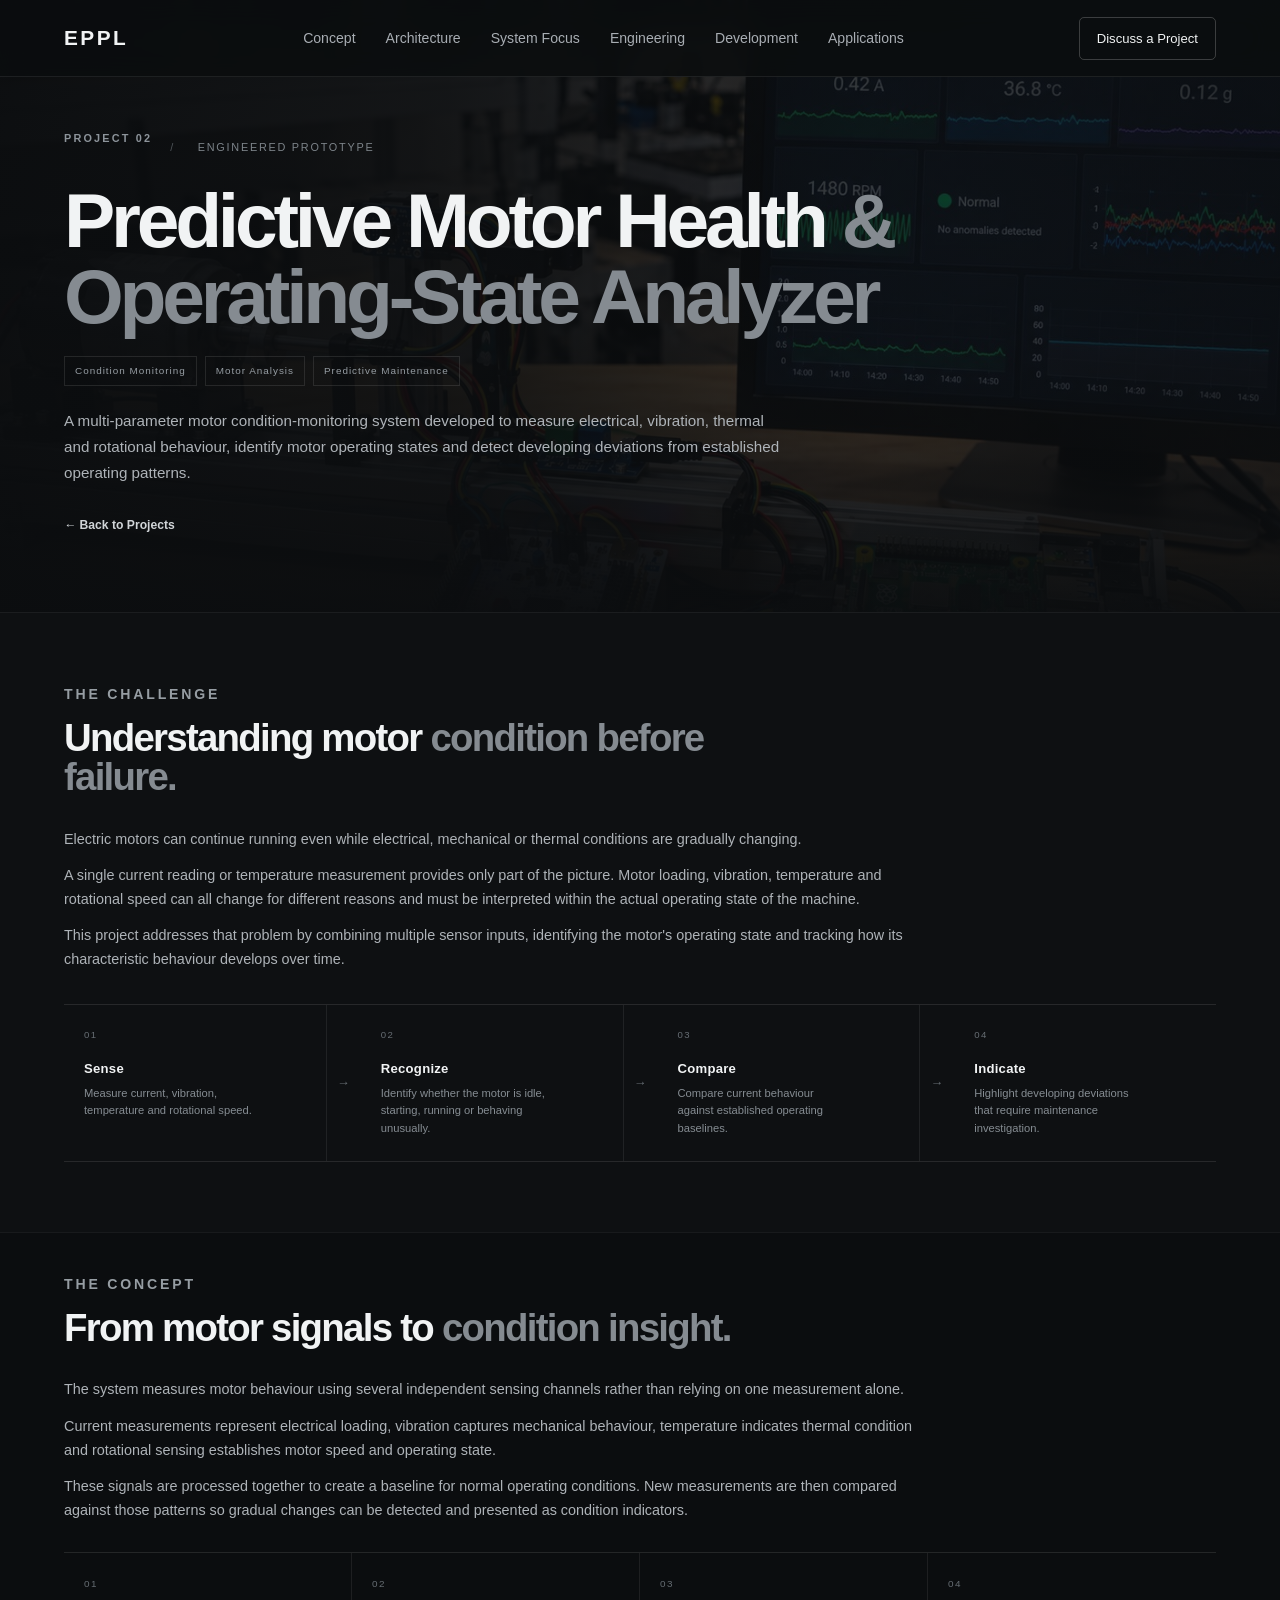
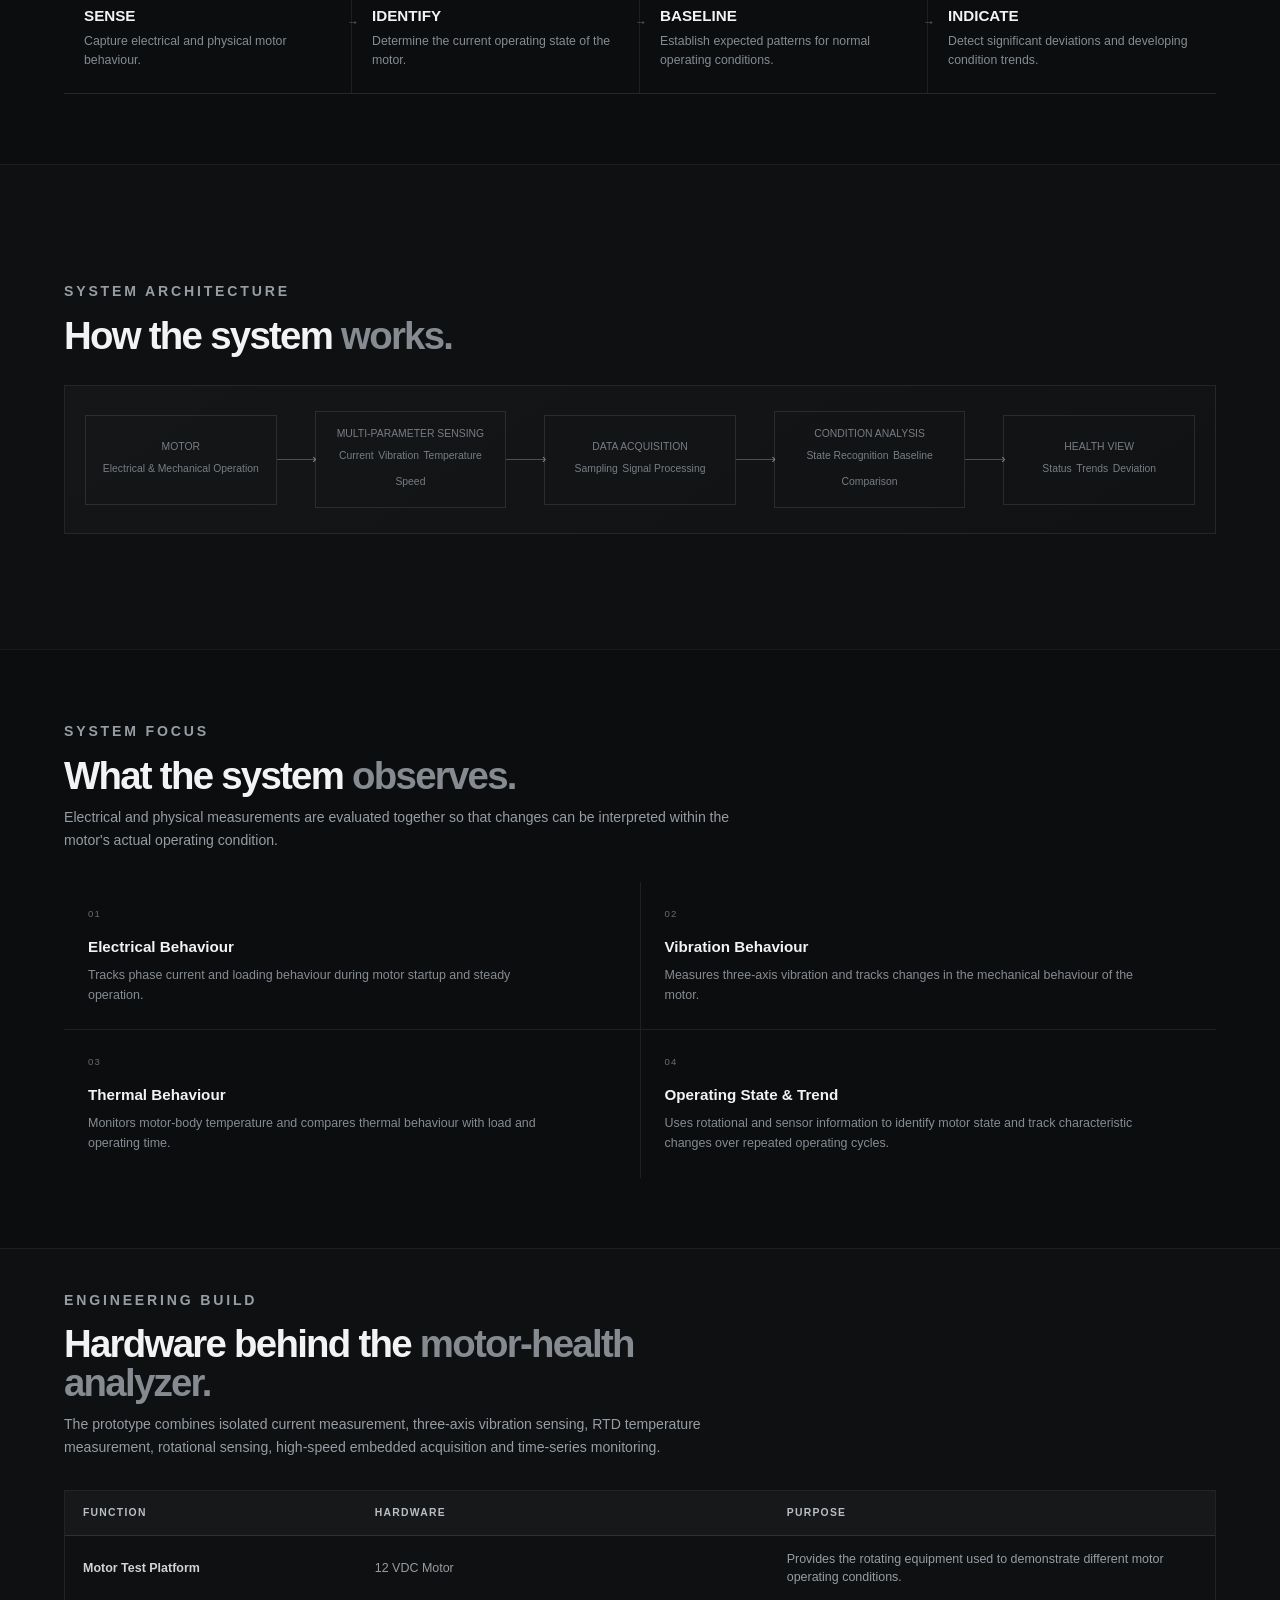
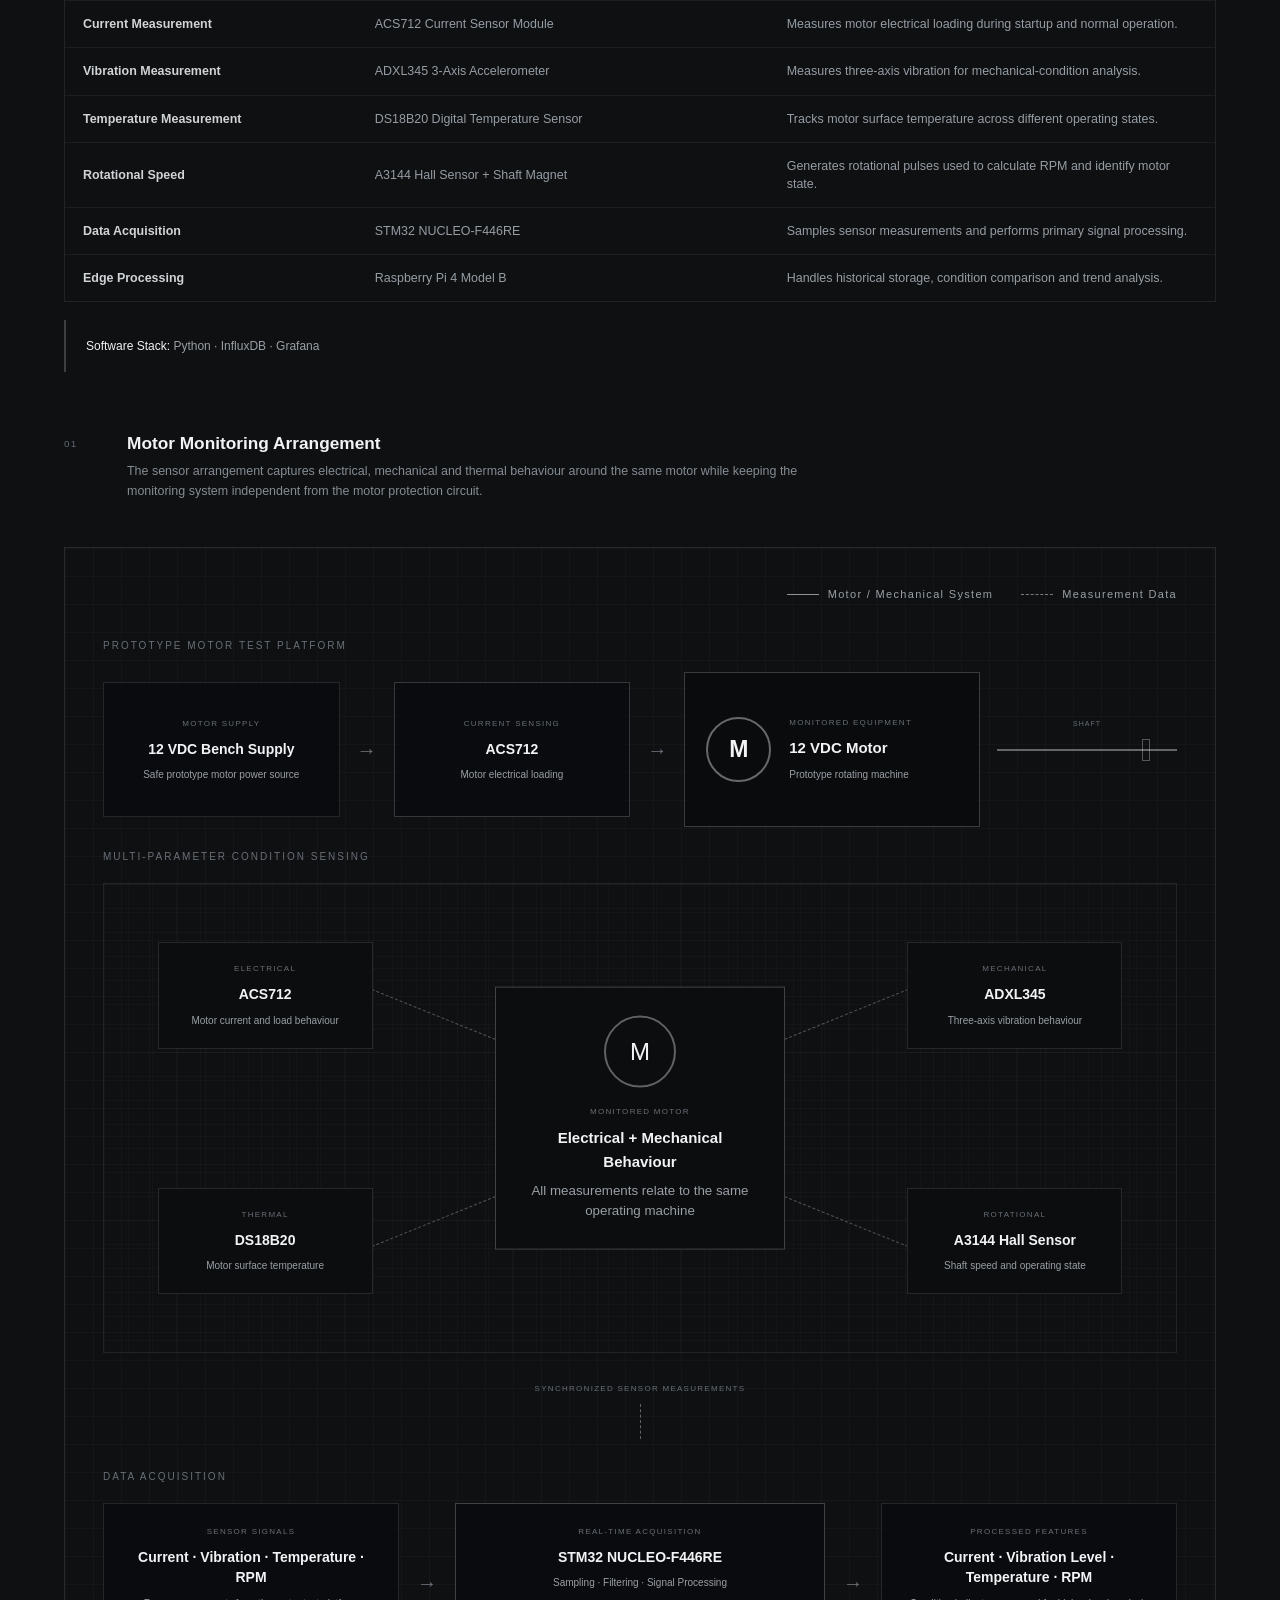
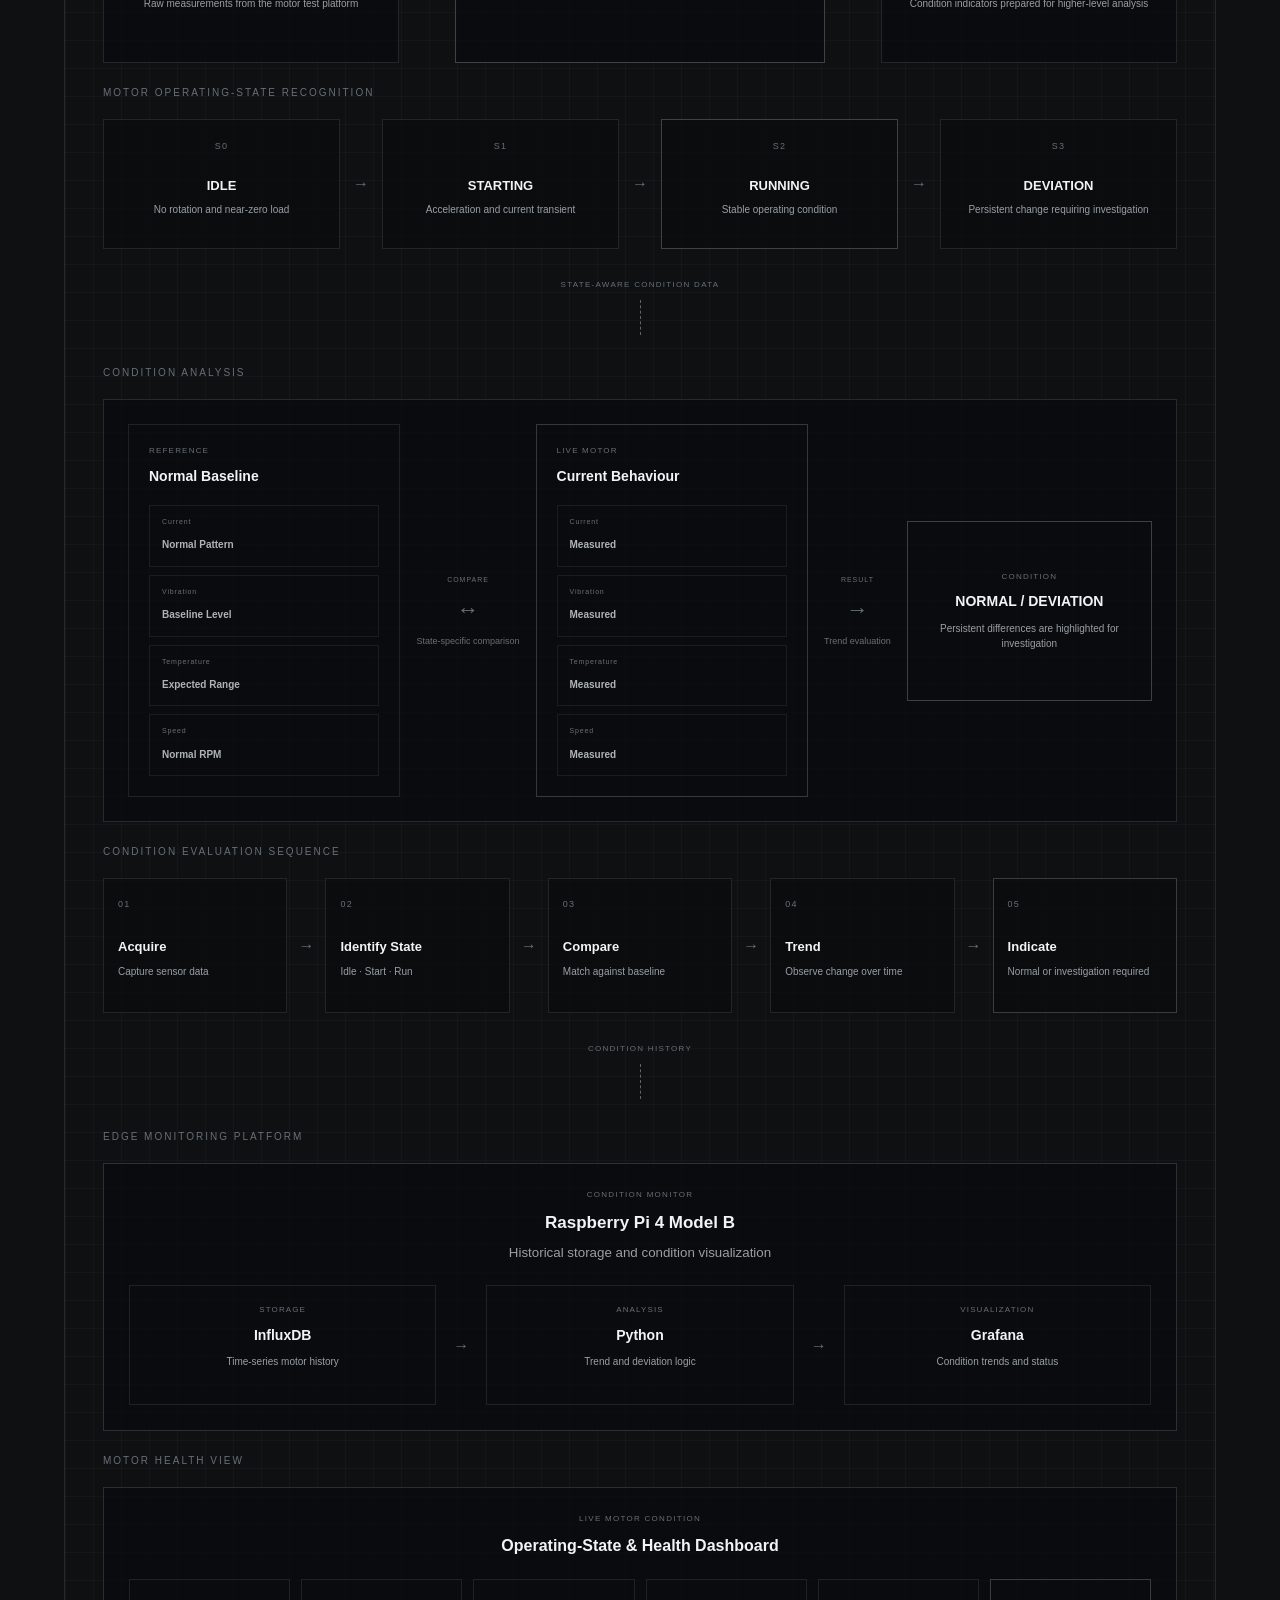
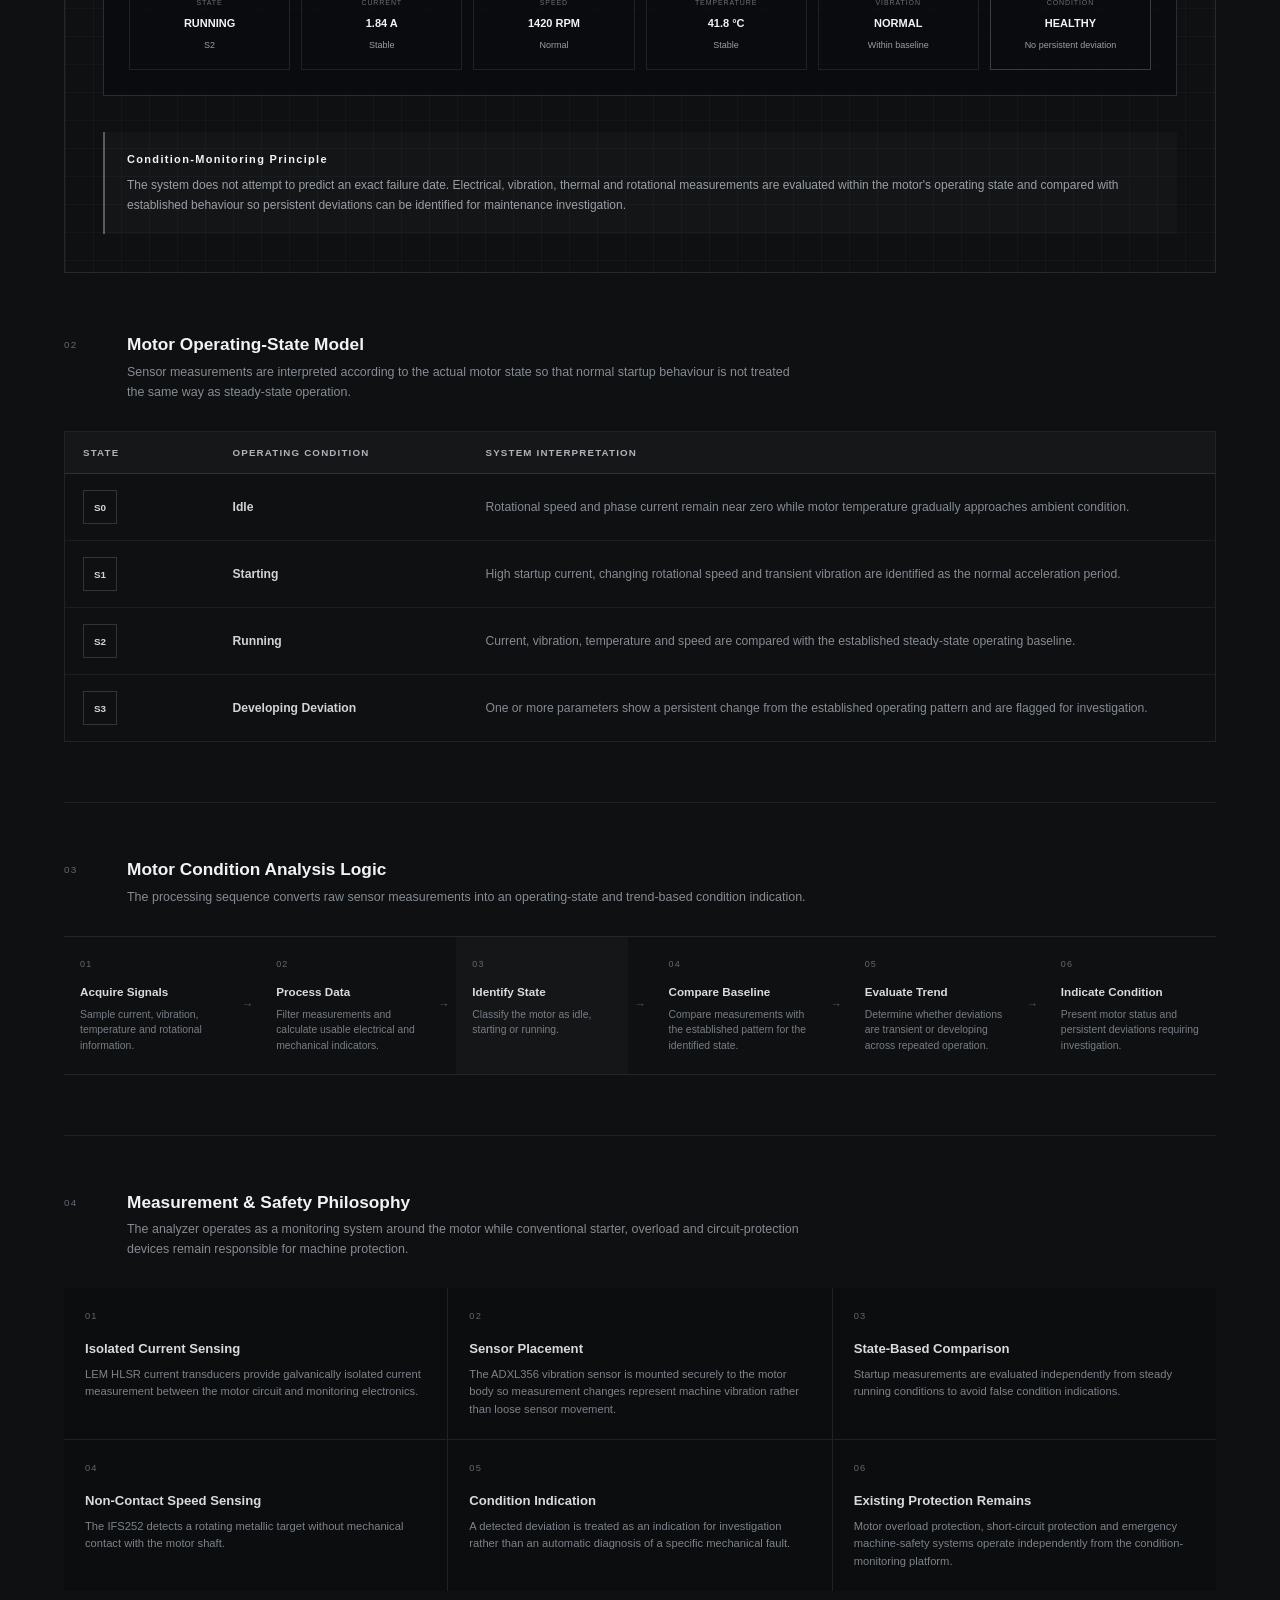
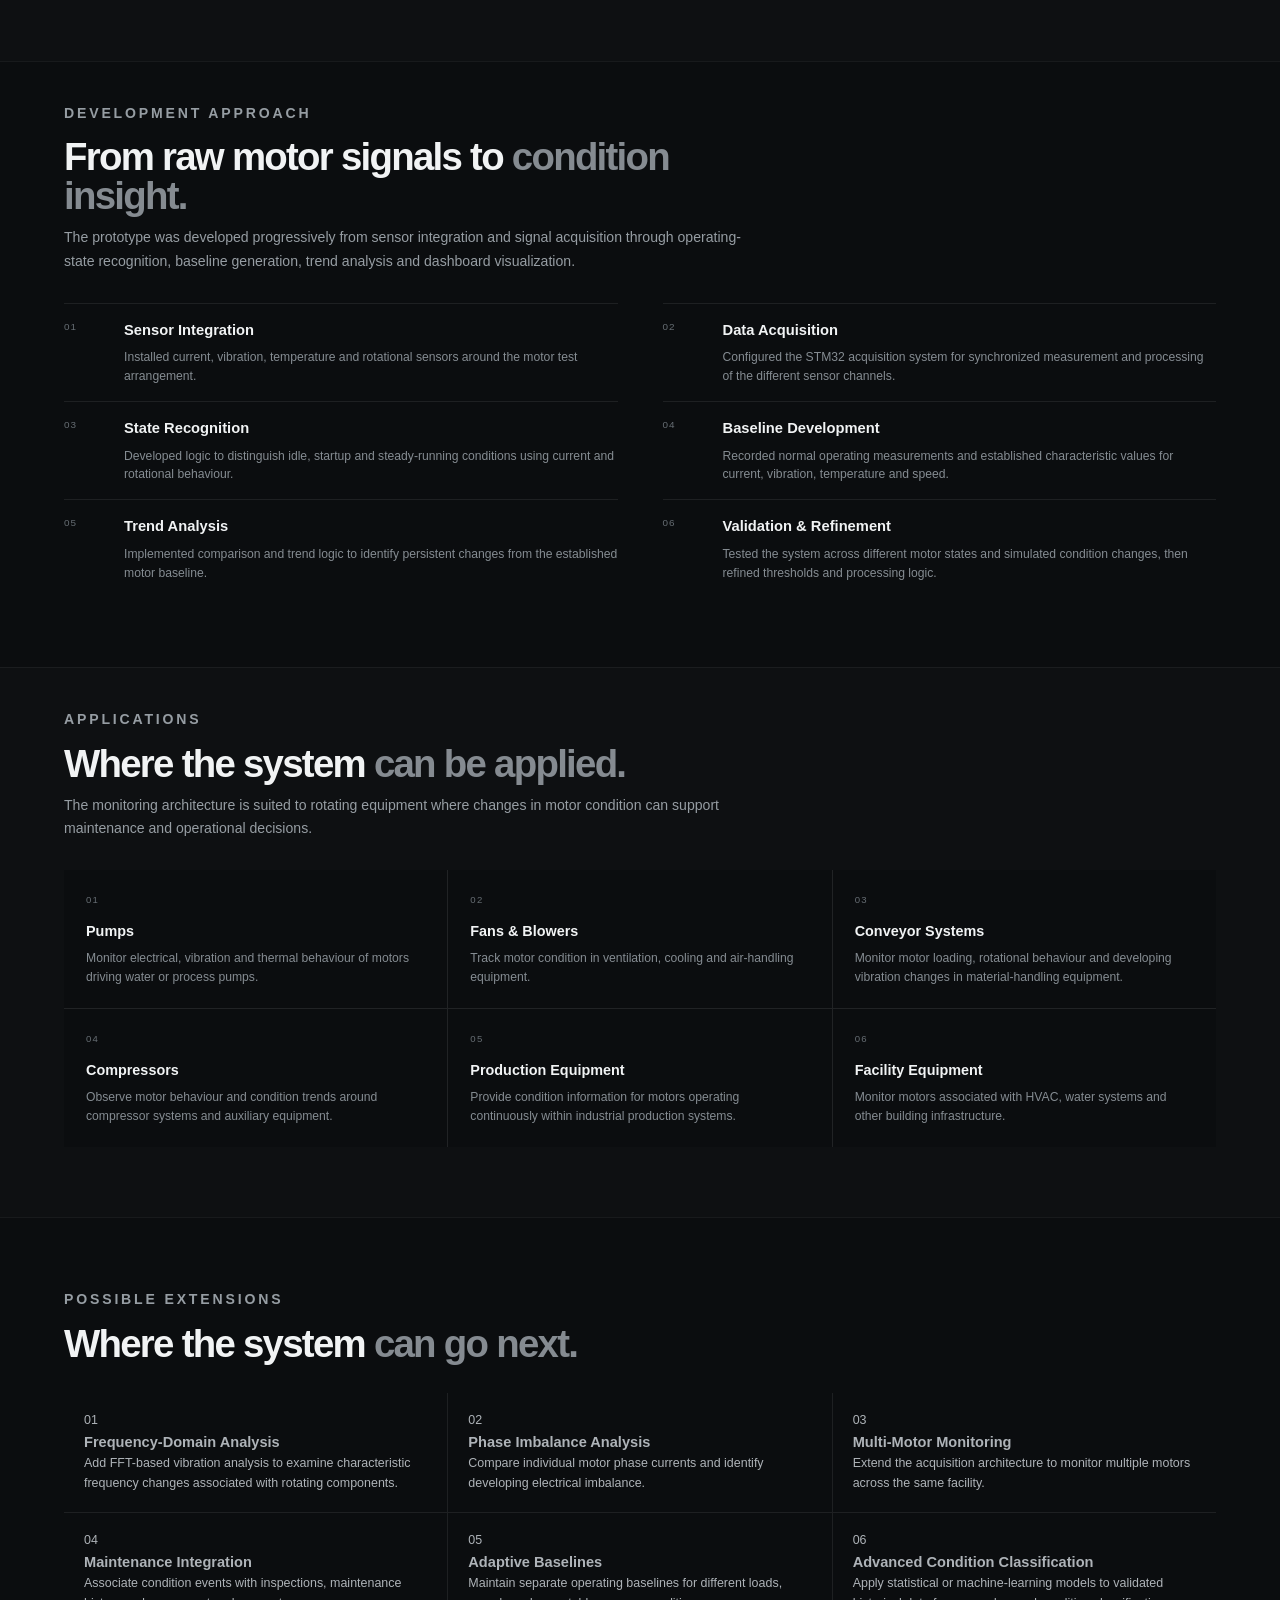
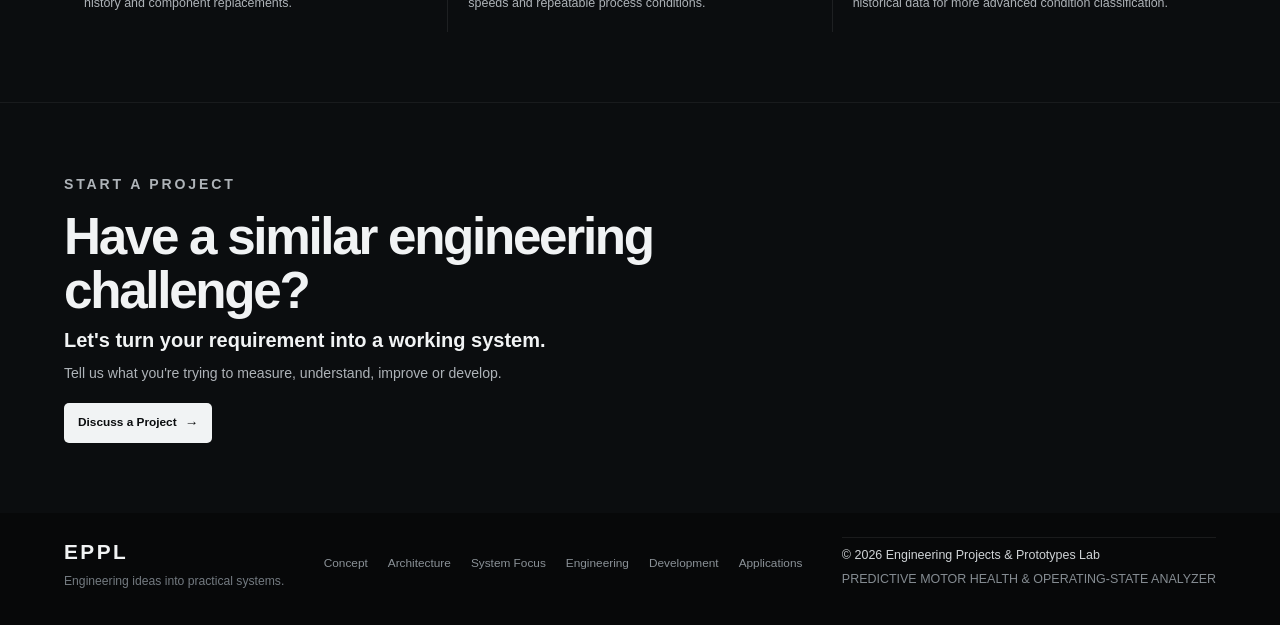
<file: projects/predictive-motor-health.html>
<!DOCTYPE html>
<html lang="en">

<head>
    <meta charset="UTF-8">
    <meta name="viewport" content="width=device-width, initial-scale=1.0">

    <meta name="description"
        content="Predictive Motor Health & Operating-State Analyzer — an engineered condition-monitoring prototype for observing electrical, vibration, thermal and rotational behaviour of electric motors.">

    <title>
        Predictive Motor Health & Operating-State Analyzer | Engineering Projects & Prototypes Lab
    </title>

    <link rel="stylesheet" href="../style.css">
    <link rel="stylesheet" href="../project-detail.css">
</head>

<body>

    <!-- ========================================
         NAVIGATION
    ======================================== -->

    <header class="navbar">

        <div class="container nav-container">

            <!-- LOGO -->
            <a href="../index.html" class="logo">
                EPPL
            </a>


            <!-- NAV LINKS -->
            <nav class="nav-links" id="navMenu">

                <a href="#concept">
                    Concept
                </a>

                <a href="#architecture">
                    Architecture
                </a>

                <a href="#analysis">
                    System Focus
                </a>

                <a href="#engineering">
                    Engineering
                </a>

                <a href="#development">
                    Development
                </a>

                <a href="#applications">
                    Applications
                </a>


                <!-- MOBILE BUTTON -->
                <a href="../index.html#contact" class="nav-button mobile-nav-button">

                    Discuss a Project

                </a>

            </nav>


            <!-- DESKTOP BUTTON -->
            <a href="../index.html#contact" class="nav-button desktop-nav-button">

                Discuss a Project

            </a>


            <!-- HAMBURGER -->
            <button class="nav-toggle" id="navToggle" aria-label="Open navigation" aria-expanded="false">

                <span></span>
                <span></span>
                <span></span>

            </button>

        </div>

    </header>


    <main>

        <!-- ========================================
             PROJECT HERO
        ======================================== -->

        <section class="project-detail-hero">

            <!-- BACKGROUND IMAGE -->
            <div class="project-hero-bg" style="background-image: url('../assets/images/project-04.jpg');">
            </div>

            <!-- DARK OVERLAY -->
            <div class="project-hero-overlay"></div>

            <div class="container">

                <div class="project-detail-meta">

                    <span class="eyebrow">
                        PROJECT 02
                    </span>

                    <span class="project-status-label">
                        ENGINEERED PROTOTYPE
                    </span>

                </div>


                <h1>
                    Predictive Motor Health
                    <span>& Operating-State Analyzer</span>
                </h1>


                <div class="project-detail-tags">

                    <span>Condition Monitoring</span>
                    <span>Motor Analysis</span>
                    <span>Predictive Maintenance</span>

                </div>


                <p class="project-detail-intro">
                    A multi-parameter motor condition-monitoring system
                    developed to measure electrical, vibration, thermal
                    and rotational behaviour, identify motor operating
                    states and detect developing deviations from established
                    operating patterns.
                </p>


                <a href="../index.html#projects" class="project-back-link">
                    ← Back to Projects
                </a>

            </div>

        </section>


        <!-- ========================================
             THE CHALLENGE
        ======================================== -->

        <section class="project-detail-section challenge-section">

            <div class="container">

                <div class="project-section-heading">

                    <p class="eyebrow">
                        THE CHALLENGE
                    </p>

                    <h2>
                        Understanding motor
                        <span>condition before failure.</span>
                    </h2>

                </div>


                <div class="project-text-block">

                    <p>
                        Electric motors can continue running even while
                        electrical, mechanical or thermal conditions are
                        gradually changing.
                    </p>

                    <p>
                        A single current reading or temperature measurement
                        provides only part of the picture. Motor loading,
                        vibration, temperature and rotational speed can all
                        change for different reasons and must be interpreted
                        within the actual operating state of the machine.
                    </p>

                    <p>
                        This project addresses that problem by combining
                        multiple sensor inputs, identifying the motor's
                        operating state and tracking how its characteristic
                        behaviour develops over time.
                    </p>

                </div>


                <div class="engineering-flow">

                    <div class="engineering-flow-item">

                        <span class="flow-number">
                            01
                        </span>

                        <h3>
                            Sense
                        </h3>

                        <p>
                            Measure current, vibration, temperature
                            and rotational speed.
                        </p>

                    </div>


                    <div class="engineering-flow-arrow">
                        →
                    </div>


                    <div class="engineering-flow-item">

                        <span class="flow-number">
                            02
                        </span>

                        <h3>
                            Recognize
                        </h3>

                        <p>
                            Identify whether the motor is idle,
                            starting, running or behaving unusually.
                        </p>

                    </div>


                    <div class="engineering-flow-arrow">
                        →
                    </div>


                    <div class="engineering-flow-item">

                        <span class="flow-number">
                            03
                        </span>

                        <h3>
                            Compare
                        </h3>

                        <p>
                            Compare current behaviour against established
                            operating baselines.
                        </p>

                    </div>


                    <div class="engineering-flow-arrow">
                        →
                    </div>


                    <div class="engineering-flow-item">

                        <span class="flow-number">
                            04
                        </span>

                        <h3>
                            Indicate
                        </h3>

                        <p>
                            Highlight developing deviations that require
                            maintenance investigation.
                        </p>

                    </div>

                </div>

            </div>

        </section>


        <!-- ========================================
             THE CONCEPT
        ======================================== -->

        <section id="concept" class="project-detail-section concept-section">

            <div class="container">

                <div class="project-section-heading">

                    <p class="eyebrow">
                        THE CONCEPT
                    </p>

                    <h2>
                        From motor signals to
                        <span>condition insight.</span>
                    </h2>

                </div>


                <div class="project-text-block">

                    <p>
                        The system measures motor behaviour using several
                        independent sensing channels rather than relying on
                        one measurement alone.
                    </p>

                    <p>
                        Current measurements represent electrical loading,
                        vibration captures mechanical behaviour, temperature
                        indicates thermal condition and rotational sensing
                        establishes motor speed and operating state.
                    </p>

                    <p>
                        These signals are processed together to create a
                        baseline for normal operating conditions. New
                        measurements are then compared against those patterns
                        so gradual changes can be detected and presented as
                        condition indicators.
                    </p>

                </div>


                <div class="concept-flow">

                    <div class="concept-stage">

                        <span class="concept-stage-number">
                            01
                        </span>

                        <h3>
                            SENSE
                        </h3>

                        <p>
                            Capture electrical and physical
                            motor behaviour.
                        </p>

                    </div>


                    <div class="concept-stage">

                        <span class="concept-stage-number">
                            02
                        </span>

                        <h3>
                            IDENTIFY
                        </h3>

                        <p>
                            Determine the current operating
                            state of the motor.
                        </p>

                    </div>


                    <div class="concept-stage">

                        <span class="concept-stage-number">
                            03
                        </span>

                        <h3>
                            BASELINE
                        </h3>

                        <p>
                            Establish expected patterns for
                            normal operating conditions.
                        </p>

                    </div>


                    <div class="concept-stage">

                        <span class="concept-stage-number">
                            04
                        </span>

                        <h3>
                            INDICATE
                        </h3>

                        <p>
                            Detect significant deviations and
                            developing condition trends.
                        </p>

                    </div>

                </div>

            </div>

        </section>


        <!-- ========================================
             SYSTEM ARCHITECTURE
        ======================================== -->

        <section id="architecture" class="project-detail-section architecture-section">

            <div class="container">

                <div class="project-section-heading">

                    <p class="eyebrow">
                        SYSTEM ARCHITECTURE
                    </p>

                    <h2>
                        How the system
                        <span>works.</span>
                    </h2>

                </div>


                <div class="architecture-diagram">

                    <!-- MOTOR -->

                    <div class="architecture-block architecture-environment">

                        <span class="architecture-block-title">
                            MOTOR
                        </span>

                        <div class="architecture-items">
                            <span>Electrical & Mechanical Operation</span>
                        </div>

                    </div>


                    <div class="architecture-connector"></div>


                    <!-- SENSING -->

                    <div class="architecture-block">

                        <span class="architecture-block-title">
                            MULTI-PARAMETER SENSING
                        </span>

                        <div class="architecture-items">
                            <span>Current</span>
                            <span>Vibration</span>
                            <span>Temperature</span>
                            <span>Speed</span>
                        </div>

                    </div>


                    <div class="architecture-connector"></div>


                    <!-- ACQUISITION -->

                    <div class="architecture-block">

                        <span class="architecture-block-title">
                            DATA ACQUISITION
                        </span>

                        <div class="architecture-items">
                            <span>Sampling</span>
                            <span>Signal Processing</span>
                        </div>

                    </div>


                    <div class="architecture-connector"></div>


                    <!-- ANALYSIS -->

                    <div class="architecture-block architecture-core">

                        <span class="architecture-block-title">
                            CONDITION ANALYSIS
                        </span>

                        <div class="architecture-items">
                            <span>State Recognition</span>
                            <span>Baseline Comparison</span>
                        </div>

                    </div>


                    <div class="architecture-connector"></div>


                    <!-- OUTPUT -->

                    <div class="architecture-block architecture-output">

                        <span class="architecture-block-title">
                            HEALTH VIEW
                        </span>

                        <div class="architecture-items">
                            <span>Status</span>
                            <span>Trends</span>
                            <span>Deviation</span>
                        </div>

                    </div>

                </div>

            </div>

        </section>


        <!-- ========================================
             SYSTEM FOCUS
        ======================================== -->

        <section id="analysis" class="project-detail-section monitoring-section">

            <div class="container">

                <div class="project-section-heading">

                    <p class="eyebrow">
                        SYSTEM FOCUS
                    </p>

                    <h2>
                        What the system
                        <span>observes.</span>
                    </h2>

                    <p>
                        Electrical and physical measurements are evaluated
                        together so that changes can be interpreted within
                        the motor's actual operating condition.
                    </p>

                </div>


                <div class="monitoring-grid">

                    <article class="monitoring-item">

                        <span class="monitoring-number">
                            01
                        </span>

                        <h3>
                            Electrical Behaviour
                        </h3>

                        <p>
                            Tracks phase current and loading behaviour
                            during motor startup and steady operation.
                        </p>

                    </article>


                    <article class="monitoring-item">

                        <span class="monitoring-number">
                            02
                        </span>

                        <h3>
                            Vibration Behaviour
                        </h3>

                        <p>
                            Measures three-axis vibration and tracks changes
                            in the mechanical behaviour of the motor.
                        </p>

                    </article>


                    <article class="monitoring-item">

                        <span class="monitoring-number">
                            03
                        </span>

                        <h3>
                            Thermal Behaviour
                        </h3>

                        <p>
                            Monitors motor-body temperature and compares
                            thermal behaviour with load and operating time.
                        </p>

                    </article>


                    <article class="monitoring-item">

                        <span class="monitoring-number">
                            04
                        </span>

                        <h3>
                            Operating State & Trend
                        </h3>

                        <p>
                            Uses rotational and sensor information to identify
                            motor state and track characteristic changes over
                            repeated operating cycles.
                        </p>

                    </article>

                </div>

            </div>

        </section>


        <!-- ========================================
             ENGINEERING
        ======================================== -->

        <section id="engineering" class="project-detail-section engineering-build-section">

            <div class="container">


                <!-- ========================================
                     ENGINEERING BUILD
                ======================================== -->

                <div class="project-section-heading">

                    <p class="eyebrow">
                        ENGINEERING BUILD
                    </p>

                    <h2>
                        Hardware behind the
                        <span>motor-health analyzer.</span>
                    </h2>

                    <p>
                        The prototype combines isolated current measurement,
                        three-axis vibration sensing, RTD temperature
                        measurement, rotational sensing, high-speed embedded
                        acquisition and time-series monitoring.
                    </p>

                </div>


                <div class="engineering-table-wrapper">

                    <table class="engineering-table">

                        <thead>
                            <tr>
                                <th>FUNCTION</th>
                                <th>HARDWARE</th>
                                <th>PURPOSE</th>
                            </tr>
                        </thead>

                        <tbody>

                            <tr>
                                <td>Motor Test Platform</td>

                                <td>
                                    12 VDC Motor
                                </td>

                                <td>
                                    Provides the rotating equipment used
                                    to demonstrate different motor
                                    operating conditions.
                                </td>
                            </tr>

                            <tr>
                                <td>Current Measurement</td>

                                <td>
                                    ACS712 Current Sensor Module
                                </td>

                                <td>
                                    Measures motor electrical loading
                                    during startup and normal operation.
                                </td>
                            </tr>

                            <tr>
                                <td>Vibration Measurement</td>

                                <td>
                                    ADXL345 3-Axis Accelerometer
                                </td>

                                <td>
                                    Measures three-axis vibration for
                                    mechanical-condition analysis.
                                </td>
                            </tr>

                            <tr>
                                <td>Temperature Measurement</td>

                                <td>
                                    DS18B20 Digital Temperature Sensor
                                </td>

                                <td>
                                    Tracks motor surface temperature
                                    across different operating states.
                                </td>
                            </tr>

                            <tr>
                                <td>Rotational Speed</td>

                                <td>
                                    A3144 Hall Sensor
                                    + Shaft Magnet
                                </td>

                                <td>
                                    Generates rotational pulses used to
                                    calculate RPM and identify motor state.
                                </td>
                            </tr>

                            <tr>
                                <td>Data Acquisition</td>

                                <td>
                                    STM32 NUCLEO-F446RE
                                </td>

                                <td>
                                    Samples sensor measurements and performs
                                    primary signal processing.
                                </td>
                            </tr>

                            <tr>
                                <td>Edge Processing</td>

                                <td>
                                    Raspberry Pi 4 Model B
                                </td>

                                <td>
                                    Handles historical storage,
                                    condition comparison and trend analysis.
                                </td>
                            </tr>

                        </tbody>

                    </table>

                </div>

                <p class="engineering-software-note">
                    <strong>Software Stack:</strong>
                    Python · InfluxDB · Grafana
                </p>

                <!-- ========================================
                     ENGINEERING SUBSECTION 01
                     MONITORING ARRANGEMENT
                ======================================== -->

                <div class="engineering-subsection">

                    <div class="engineering-subsection-heading">

                        <span class="engineering-subsection-number">
                            01
                        </span>

                        <div>

                            <h3>
                                Motor Monitoring Arrangement
                            </h3>

                            <p>
                                The sensor arrangement captures electrical,
                                mechanical and thermal behaviour around the
                                same motor while keeping the monitoring system
                                independent from the motor protection circuit.
                            </p>

                        </div>

                    </div>

                    <!-- ========================================
     PREDICTIVE MOTOR HEALTH TOPOLOGY
======================================== -->

                    <div class="system-topology motor-health-topology">


                        <!-- ========================================
         LEGEND
    ======================================== -->

                        <div class="topology-legend">

                            <div class="legend-item">
                                <span class="legend-line physical-line"></span>
                                <span>Motor / Mechanical System</span>
                            </div>

                            <div class="legend-item">
                                <span class="legend-line data-line"></span>
                                <span>Measurement Data</span>
                            </div>

                        </div>



                        <!-- ========================================
         MOTOR TEST PLATFORM
    ======================================== -->

                        <div class="topology-section">

                            <div class="topology-section-label">
                                PROTOTYPE MOTOR TEST PLATFORM
                            </div>


                            <div class="motor-platform">


                                <!-- POWER -->

                                <div class="motor-power-node">

                                    <span>
                                        MOTOR SUPPLY
                                    </span>

                                    <strong>
                                        12 VDC Bench Supply
                                    </strong>

                                    <small>
                                        Safe prototype motor power source
                                    </small>

                                </div>


                                <div class="motor-power-path">
                                    →
                                </div>


                                <!-- CURRENT SENSOR -->

                                <div class="motor-power-node motor-current-node">

                                    <span>
                                        CURRENT SENSING
                                    </span>

                                    <strong>
                                        ACS712
                                    </strong>

                                    <small>
                                        Motor electrical loading
                                    </small>

                                </div>


                                <div class="motor-power-path">
                                    →
                                </div>


                                <!-- MOTOR -->

                                <div class="motor-main-node">

                                    <div class="motor-symbol">

                                        <span>
                                            M
                                        </span>

                                    </div>

                                    <div class="motor-main-text">

                                        <span>
                                            MONITORED EQUIPMENT
                                        </span>

                                        <strong>
                                            12 VDC Motor
                                        </strong>

                                        <small>
                                            Prototype rotating machine
                                        </small>

                                    </div>

                                </div>


                                <!-- SHAFT -->

                                <div class="motor-shaft">

                                    <div class="motor-shaft-line"></div>

                                    <span>
                                        SHAFT
                                    </span>

                                    <div class="shaft-marker"></div>

                                </div>


                            </div>

                        </div>



                        <!-- ========================================
         MOTOR CONDITION SENSORS
    ======================================== -->

                        <div class="topology-section">

                            <div class="topology-section-label">
                                MULTI-PARAMETER CONDITION SENSING
                            </div>


                            <div class="motor-sensing-map">


                                <!-- CENTRAL MOTOR -->

                                <div class="motor-center">

                                    <div class="motor-center-symbol">
                                        M
                                    </div>

                                    <span>
                                        MONITORED MOTOR
                                    </span>

                                    <strong>
                                        Electrical + Mechanical Behaviour
                                    </strong>

                                    <small>
                                        All measurements relate to the same
                                        operating machine
                                    </small>

                                </div>



                                <!-- CURRENT -->

                                <div class="motor-sensor-card motor-sensor-current">

                                    <span>
                                        ELECTRICAL
                                    </span>

                                    <strong>
                                        ACS712
                                    </strong>

                                    <small>
                                        Motor current and
                                        load behaviour
                                    </small>

                                </div>



                                <!-- VIBRATION -->

                                <div class="motor-sensor-card motor-sensor-vibration">

                                    <span>
                                        MECHANICAL
                                    </span>

                                    <strong>
                                        ADXL345
                                    </strong>

                                    <small>
                                        Three-axis vibration
                                        behaviour
                                    </small>

                                </div>



                                <!-- TEMPERATURE -->

                                <div class="motor-sensor-card motor-sensor-temperature">

                                    <span>
                                        THERMAL
                                    </span>

                                    <strong>
                                        DS18B20
                                    </strong>

                                    <small>
                                        Motor surface
                                        temperature
                                    </small>

                                </div>



                                <!-- SPEED -->

                                <div class="motor-sensor-card motor-sensor-speed">

                                    <span>
                                        ROTATIONAL
                                    </span>

                                    <strong>
                                        A3144 Hall Sensor
                                    </strong>

                                    <small>
                                        Shaft speed and
                                        operating state
                                    </small>

                                </div>


                                <!-- SENSOR CONNECTIONS -->

                                <div class="motor-sensor-line current-line"></div>
                                <div class="motor-sensor-line vibration-line"></div>
                                <div class="motor-sensor-line temperature-line"></div>
                                <div class="motor-sensor-line speed-line"></div>


                            </div>

                        </div>



                        <!-- ========================================
         SIGNAL ACQUISITION
    ======================================== -->

                        <div class="topology-downlink">

                            <span>
                                SYNCHRONIZED SENSOR MEASUREMENTS
                            </span>

                            <div class="topology-downlink-line"></div>

                        </div>


                        <div class="topology-section">

                            <div class="topology-section-label">
                                DATA ACQUISITION
                            </div>


                            <div class="motor-acquisition-layout">


                                <div class="motor-acquisition-card">

                                    <span>
                                        SENSOR SIGNALS
                                    </span>

                                    <strong>
                                        Current · Vibration
                                        · Temperature · RPM
                                    </strong>

                                    <small>
                                        Raw measurements from the
                                        motor test platform
                                    </small>

                                </div>


                                <div class="motor-acquisition-arrow">
                                    →
                                </div>


                                <div class="motor-acquisition-card motor-daq-main">

                                    <span>
                                        REAL-TIME ACQUISITION
                                    </span>

                                    <strong>
                                        STM32 NUCLEO-F446RE
                                    </strong>

                                    <small>
                                        Sampling · Filtering · Signal Processing
                                    </small>

                                </div>


                                <div class="motor-acquisition-arrow">
                                    →
                                </div>


                                <div class="motor-acquisition-card">

                                    <span>
                                        PROCESSED FEATURES
                                    </span>

                                    <strong>
                                        Current · Vibration Level
                                        · Temperature · RPM
                                    </strong>

                                    <small>
                                        Condition indicators prepared
                                        for higher-level analysis
                                    </small>

                                </div>


                            </div>

                        </div>



                        <!-- ========================================
         OPERATING STATE IDENTIFICATION
    ======================================== -->

                        <div class="topology-section">

                            <div class="topology-section-label">
                                MOTOR OPERATING-STATE RECOGNITION
                            </div>


                            <div class="motor-state-strip">


                                <div class="motor-state-card">

                                    <span>
                                        S0
                                    </span>

                                    <strong>
                                        IDLE
                                    </strong>

                                    <small>
                                        No rotation
                                        and near-zero load
                                    </small>

                                </div>


                                <div class="motor-state-arrow">
                                    →
                                </div>


                                <div class="motor-state-card">

                                    <span>
                                        S1
                                    </span>

                                    <strong>
                                        STARTING
                                    </strong>

                                    <small>
                                        Acceleration and
                                        current transient
                                    </small>

                                </div>


                                <div class="motor-state-arrow">
                                    →
                                </div>


                                <div class="motor-state-card state-running">

                                    <span>
                                        S2
                                    </span>

                                    <strong>
                                        RUNNING
                                    </strong>

                                    <small>
                                        Stable operating
                                        condition
                                    </small>

                                </div>


                                <div class="motor-state-arrow">
                                    →
                                </div>


                                <div class="motor-state-card">

                                    <span>
                                        S3
                                    </span>

                                    <strong>
                                        DEVIATION
                                    </strong>

                                    <small>
                                        Persistent change
                                        requiring investigation
                                    </small>

                                </div>


                            </div>

                        </div>



                        <!-- ========================================
         BASELINE ANALYSIS
    ======================================== -->

                        <div class="topology-downlink">

                            <span>
                                STATE-AWARE CONDITION DATA
                            </span>

                            <div class="topology-downlink-line"></div>

                        </div>


                        <div class="topology-section">

                            <div class="topology-section-label">
                                CONDITION ANALYSIS
                            </div>


                            <div class="motor-analysis-panel">


                                <!-- NORMAL BASELINE -->

                                <div class="motor-analysis-column">

                                    <span>
                                        REFERENCE
                                    </span>

                                    <strong>
                                        Normal Baseline
                                    </strong>

                                    <div class="baseline-values">

                                        <div>
                                            <span>Current</span>
                                            <strong>Normal Pattern</strong>
                                        </div>

                                        <div>
                                            <span>Vibration</span>
                                            <strong>Baseline Level</strong>
                                        </div>

                                        <div>
                                            <span>Temperature</span>
                                            <strong>Expected Range</strong>
                                        </div>

                                        <div>
                                            <span>Speed</span>
                                            <strong>Normal RPM</strong>
                                        </div>

                                    </div>

                                </div>


                                <div class="analysis-comparison">

                                    <span>
                                        COMPARE
                                    </span>

                                    <strong>
                                        ↔
                                    </strong>

                                    <small>
                                        State-specific
                                        comparison
                                    </small>

                                </div>


                                <!-- LIVE MOTOR -->

                                <div class="motor-analysis-column live-column">

                                    <span>
                                        LIVE MOTOR
                                    </span>

                                    <strong>
                                        Current Behaviour
                                    </strong>

                                    <div class="baseline-values">

                                        <div>
                                            <span>Current</span>
                                            <strong>Measured</strong>
                                        </div>

                                        <div>
                                            <span>Vibration</span>
                                            <strong>Measured</strong>
                                        </div>

                                        <div>
                                            <span>Temperature</span>
                                            <strong>Measured</strong>
                                        </div>

                                        <div>
                                            <span>Speed</span>
                                            <strong>Measured</strong>
                                        </div>

                                    </div>

                                </div>


                                <div class="analysis-comparison">

                                    <span>
                                        RESULT
                                    </span>

                                    <strong>
                                        →
                                    </strong>

                                    <small>
                                        Trend
                                        evaluation
                                    </small>

                                </div>


                                <!-- CONDITION -->

                                <div class="motor-condition-result">

                                    <span>
                                        CONDITION
                                    </span>

                                    <strong>
                                        NORMAL / DEVIATION
                                    </strong>

                                    <small>
                                        Persistent differences are
                                        highlighted for investigation
                                    </small>

                                </div>


                            </div>

                        </div>



                        <!-- ========================================
         CONDITION TREND LOGIC
    ======================================== -->

                        <div class="topology-section">

                            <div class="topology-section-label">
                                CONDITION EVALUATION SEQUENCE
                            </div>


                            <div class="motor-logic-strip">


                                <div class="motor-logic-stage">

                                    <span>
                                        01
                                    </span>

                                    <strong>
                                        Acquire
                                    </strong>

                                    <small>
                                        Capture sensor data
                                    </small>

                                </div>


                                <div class="motor-logic-arrow">
                                    →
                                </div>


                                <div class="motor-logic-stage">

                                    <span>
                                        02
                                    </span>

                                    <strong>
                                        Identify State
                                    </strong>

                                    <small>
                                        Idle · Start · Run
                                    </small>

                                </div>


                                <div class="motor-logic-arrow">
                                    →
                                </div>


                                <div class="motor-logic-stage">

                                    <span>
                                        03
                                    </span>

                                    <strong>
                                        Compare
                                    </strong>

                                    <small>
                                        Match against baseline
                                    </small>

                                </div>


                                <div class="motor-logic-arrow">
                                    →
                                </div>


                                <div class="motor-logic-stage">

                                    <span>
                                        04
                                    </span>

                                    <strong>
                                        Trend
                                    </strong>

                                    <small>
                                        Observe change over time
                                    </small>

                                </div>


                                <div class="motor-logic-arrow">
                                    →
                                </div>


                                <div class="motor-logic-stage motor-logic-decision">

                                    <span>
                                        05
                                    </span>

                                    <strong>
                                        Indicate
                                    </strong>

                                    <small>
                                        Normal or investigation required
                                    </small>

                                </div>


                            </div>

                        </div>



                        <!-- ========================================
         EDGE ANALYSIS PLATFORM
    ======================================== -->

                        <div class="topology-downlink">

                            <span>
                                CONDITION HISTORY
                            </span>

                            <div class="topology-downlink-line"></div>

                        </div>


                        <div class="topology-section">

                            <div class="topology-section-label">
                                EDGE MONITORING PLATFORM
                            </div>


                            <div class="motor-edge-platform">


                                <div class="motor-edge-title">

                                    <span>
                                        CONDITION MONITOR
                                    </span>

                                    <strong>
                                        Raspberry Pi 4 Model B
                                    </strong>

                                    <small>
                                        Historical storage and condition visualization
                                    </small>

                                </div>


                                <div class="motor-edge-services">


                                    <div class="motor-edge-service">

                                        <span>
                                            STORAGE
                                        </span>

                                        <strong>
                                            InfluxDB
                                        </strong>

                                        <small>
                                            Time-series motor history
                                        </small>

                                    </div>


                                    <div class="motor-edge-arrow">
                                        →
                                    </div>


                                    <div class="motor-edge-service">

                                        <span>
                                            ANALYSIS
                                        </span>

                                        <strong>
                                            Python
                                        </strong>

                                        <small>
                                            Trend and deviation logic
                                        </small>

                                    </div>


                                    <div class="motor-edge-arrow">
                                        →
                                    </div>


                                    <div class="motor-edge-service">

                                        <span>
                                            VISUALIZATION
                                        </span>

                                        <strong>
                                            Grafana
                                        </strong>

                                        <small>
                                            Condition trends and status
                                        </small>

                                    </div>


                                </div>

                            </div>

                        </div>



                        <!-- ========================================
         DASHBOARD
    ======================================== -->

                        <div class="topology-section">

                            <div class="topology-section-label">
                                MOTOR HEALTH VIEW
                            </div>


                            <div class="motor-dashboard">


                                <div class="motor-dashboard-title">

                                    <span>
                                        LIVE MOTOR CONDITION
                                    </span>

                                    <strong>
                                        Operating-State & Health Dashboard
                                    </strong>

                                </div>


                                <div class="motor-dashboard-grid">


                                    <div class="motor-dashboard-item">

                                        <span>
                                            STATE
                                        </span>

                                        <strong>
                                            RUNNING
                                        </strong>

                                        <small>
                                            S2
                                        </small>

                                    </div>


                                    <div class="motor-dashboard-item">

                                        <span>
                                            CURRENT
                                        </span>

                                        <strong>
                                            1.84 A
                                        </strong>

                                        <small>
                                            Stable
                                        </small>

                                    </div>


                                    <div class="motor-dashboard-item">

                                        <span>
                                            SPEED
                                        </span>

                                        <strong>
                                            1420 RPM
                                        </strong>

                                        <small>
                                            Normal
                                        </small>

                                    </div>


                                    <div class="motor-dashboard-item">

                                        <span>
                                            TEMPERATURE
                                        </span>

                                        <strong>
                                            41.8 °C
                                        </strong>

                                        <small>
                                            Stable
                                        </small>

                                    </div>


                                    <div class="motor-dashboard-item">

                                        <span>
                                            VIBRATION
                                        </span>

                                        <strong>
                                            NORMAL
                                        </strong>

                                        <small>
                                            Within baseline
                                        </small>

                                    </div>


                                    <div class="motor-dashboard-item condition-item">

                                        <span>
                                            CONDITION
                                        </span>

                                        <strong>
                                            HEALTHY
                                        </strong>

                                        <small>
                                            No persistent deviation
                                        </small>

                                    </div>


                                </div>

                            </div>

                        </div>


                        <!-- ========================================
         SYSTEM NOTE
    ======================================== -->

                        <div class="topology-note">

                            <strong>
                                Condition-Monitoring Principle
                            </strong>

                            <p>
                                The system does not attempt to predict an exact failure date.
                                Electrical, vibration, thermal and rotational measurements are
                                evaluated within the motor's operating state and compared with
                                established behaviour so persistent deviations can be identified
                                for maintenance investigation.
                            </p>

                        </div>


                    </div>
                    <!-- ========================================
                     ENGINEERING SUBSECTION 02
                     OPERATING STATE MODEL
                ======================================== -->

                    <div class="engineering-subsection">

                        <div class="engineering-subsection-heading">

                            <span class="engineering-subsection-number">
                                02
                            </span>

                            <div>

                                <h3>
                                    Motor Operating-State Model
                                </h3>

                                <p>
                                    Sensor measurements are interpreted according
                                    to the actual motor state so that normal
                                    startup behaviour is not treated the same
                                    way as steady-state operation.
                                </p>

                            </div>

                        </div>


                        <div class="priority-table-wrapper">

                            <table class="priority-table">

                                <thead>

                                    <tr>
                                        <th>STATE</th>
                                        <th>OPERATING CONDITION</th>
                                        <th>SYSTEM INTERPRETATION</th>
                                    </tr>

                                </thead>


                                <tbody>

                                    <tr>

                                        <td>
                                            <span class="priority-code">
                                                S0
                                            </span>
                                        </td>

                                        <td>
                                            Idle
                                        </td>

                                        <td>
                                            Rotational speed and phase current
                                            remain near zero while motor
                                            temperature gradually approaches
                                            ambient condition.
                                        </td>

                                    </tr>


                                    <tr>

                                        <td>
                                            <span class="priority-code">
                                                S1
                                            </span>
                                        </td>

                                        <td>
                                            Starting
                                        </td>

                                        <td>
                                            High startup current, changing
                                            rotational speed and transient
                                            vibration are identified as the
                                            normal acceleration period.
                                        </td>

                                    </tr>


                                    <tr>

                                        <td>
                                            <span class="priority-code">
                                                S2
                                            </span>
                                        </td>

                                        <td>
                                            Running
                                        </td>

                                        <td>
                                            Current, vibration, temperature
                                            and speed are compared with the
                                            established steady-state operating
                                            baseline.
                                        </td>

                                    </tr>


                                    <tr>

                                        <td>
                                            <span class="priority-code">
                                                S3
                                            </span>
                                        </td>

                                        <td>
                                            Developing Deviation
                                        </td>

                                        <td>
                                            One or more parameters show a
                                            persistent change from the established
                                            operating pattern and are flagged
                                            for investigation.
                                        </td>

                                    </tr>

                                </tbody>

                            </table>

                        </div>

                    </div>


                    <!-- ========================================
                     ENGINEERING SUBSECTION 03
                     ANALYSIS LOGIC
                ======================================== -->

                    <div class="engineering-subsection">

                        <div class="engineering-subsection-heading">

                            <span class="engineering-subsection-number">
                                03
                            </span>

                            <div>

                                <h3>
                                    Motor Condition Analysis Logic
                                </h3>

                                <p>
                                    The processing sequence converts raw sensor
                                    measurements into an operating-state and
                                    trend-based condition indication.
                                </p>

                            </div>

                        </div>


                        <div class="control-logic-diagram">


                            <div class="logic-block">

                                <span>
                                    01
                                </span>

                                <strong>
                                    Acquire Signals
                                </strong>

                                <p>
                                    Sample current, vibration, temperature
                                    and rotational information.
                                </p>

                            </div>


                            <div class="logic-arrow">
                                →
                            </div>


                            <div class="logic-block">

                                <span>
                                    02
                                </span>

                                <strong>
                                    Process Data
                                </strong>

                                <p>
                                    Filter measurements and calculate usable
                                    electrical and mechanical indicators.
                                </p>

                            </div>


                            <div class="logic-arrow">
                                →
                            </div>


                            <div class="logic-block logic-decision">

                                <span>
                                    03
                                </span>

                                <strong>
                                    Identify State
                                </strong>

                                <p>
                                    Classify the motor as idle, starting
                                    or running.
                                </p>

                            </div>


                            <div class="logic-arrow">
                                →
                            </div>


                            <div class="logic-block">

                                <span>
                                    04
                                </span>

                                <strong>
                                    Compare Baseline
                                </strong>

                                <p>
                                    Compare measurements with the established
                                    pattern for the identified state.
                                </p>

                            </div>


                            <div class="logic-arrow">
                                →
                            </div>


                            <div class="logic-block">

                                <span>
                                    05
                                </span>

                                <strong>
                                    Evaluate Trend
                                </strong>

                                <p>
                                    Determine whether deviations are transient
                                    or developing across repeated operation.
                                </p>

                            </div>


                            <div class="logic-arrow">
                                →
                            </div>


                            <div class="logic-block">

                                <span>
                                    06
                                </span>

                                <strong>
                                    Indicate Condition
                                </strong>

                                <p>
                                    Present motor status and persistent
                                    deviations requiring investigation.
                                </p>

                            </div>

                        </div>

                    </div>


                    <!-- ========================================
                     ENGINEERING SUBSECTION 04
                     MEASUREMENT & SAFETY PHILOSOPHY
                ======================================== -->

                    <div class="engineering-subsection safety-subsection">

                        <div class="engineering-subsection-heading">

                            <span class="engineering-subsection-number">
                                04
                            </span>

                            <div>

                                <h3>
                                    Measurement & Safety Philosophy
                                </h3>

                                <p>
                                    The analyzer operates as a monitoring system
                                    around the motor while conventional starter,
                                    overload and circuit-protection devices remain
                                    responsible for machine protection.
                                </p>

                            </div>

                        </div>


                        <div class="safety-grid">


                            <article class="safety-item">

                                <span>
                                    01
                                </span>

                                <h4>
                                    Isolated Current Sensing
                                </h4>

                                <p>
                                    LEM HLSR current transducers provide
                                    galvanically isolated current measurement
                                    between the motor circuit and monitoring
                                    electronics.
                                </p>

                            </article>


                            <article class="safety-item">

                                <span>
                                    02
                                </span>

                                <h4>
                                    Sensor Placement
                                </h4>

                                <p>
                                    The ADXL356 vibration sensor is mounted
                                    securely to the motor body so measurement
                                    changes represent machine vibration rather
                                    than loose sensor movement.
                                </p>

                            </article>


                            <article class="safety-item">

                                <span>
                                    03
                                </span>

                                <h4>
                                    State-Based Comparison
                                </h4>

                                <p>
                                    Startup measurements are evaluated
                                    independently from steady running conditions
                                    to avoid false condition indications.
                                </p>

                            </article>


                            <article class="safety-item">

                                <span>
                                    04
                                </span>

                                <h4>
                                    Non-Contact Speed Sensing
                                </h4>

                                <p>
                                    The IFS252 detects a rotating metallic
                                    target without mechanical contact with
                                    the motor shaft.
                                </p>

                            </article>


                            <article class="safety-item">

                                <span>
                                    05
                                </span>

                                <h4>
                                    Condition Indication
                                </h4>

                                <p>
                                    A detected deviation is treated as an
                                    indication for investigation rather than
                                    an automatic diagnosis of a specific
                                    mechanical fault.
                                </p>

                            </article>


                            <article class="safety-item">

                                <span>
                                    06
                                </span>

                                <h4>
                                    Existing Protection Remains
                                </h4>

                                <p>
                                    Motor overload protection, short-circuit
                                    protection and emergency machine-safety
                                    systems operate independently from the
                                    condition-monitoring platform.
                                </p>

                            </article>

                        </div>

                    </div>

                </div>

        </section>


        <!-- ========================================
             DEVELOPMENT APPROACH
        ======================================== -->

        <section id="development" class="project-detail-section development-section">

            <div class="container">

                <div class="project-section-heading">

                    <p class="eyebrow">
                        DEVELOPMENT APPROACH
                    </p>

                    <h2>
                        From raw motor signals to
                        <span>condition insight.</span>
                    </h2>

                    <p>
                        The prototype was developed progressively from
                        sensor integration and signal acquisition through
                        operating-state recognition, baseline generation,
                        trend analysis and dashboard visualization.
                    </p>

                </div>


                <div class="development-list">


                    <article class="development-step">

                        <span class="development-number">
                            01
                        </span>

                        <div>

                            <h3>
                                Sensor Integration
                            </h3>

                            <p>
                                Installed current, vibration, temperature
                                and rotational sensors around the motor
                                test arrangement.
                            </p>

                        </div>

                    </article>


                    <article class="development-step">

                        <span class="development-number">
                            02
                        </span>

                        <div>

                            <h3>
                                Data Acquisition
                            </h3>

                            <p>
                                Configured the STM32 acquisition system
                                for synchronized measurement and processing
                                of the different sensor channels.
                            </p>

                        </div>

                    </article>


                    <article class="development-step">

                        <span class="development-number">
                            03
                        </span>

                        <div>

                            <h3>
                                State Recognition
                            </h3>

                            <p>
                                Developed logic to distinguish idle,
                                startup and steady-running conditions using
                                current and rotational behaviour.
                            </p>

                        </div>

                    </article>


                    <article class="development-step">

                        <span class="development-number">
                            04
                        </span>

                        <div>

                            <h3>
                                Baseline Development
                            </h3>

                            <p>
                                Recorded normal operating measurements and
                                established characteristic values for
                                current, vibration, temperature and speed.
                            </p>

                        </div>

                    </article>


                    <article class="development-step">

                        <span class="development-number">
                            05
                        </span>

                        <div>

                            <h3>
                                Trend Analysis
                            </h3>

                            <p>
                                Implemented comparison and trend logic
                                to identify persistent changes from the
                                established motor baseline.
                            </p>

                        </div>

                    </article>


                    <article class="development-step">

                        <span class="development-number">
                            06
                        </span>

                        <div>

                            <h3>
                                Validation & Refinement
                            </h3>

                            <p>
                                Tested the system across different motor
                                states and simulated condition changes,
                                then refined thresholds and processing logic.
                            </p>

                        </div>

                    </article>

                </div>

            </div>

        </section>


        <!-- ========================================
             APPLICATIONS
        ======================================== -->

        <section id="applications" class="project-detail-section applications-section">

            <div class="container">

                <div class="project-section-heading">

                    <p class="eyebrow">
                        APPLICATIONS
                    </p>

                    <h2>
                        Where the system
                        <span>can be applied.</span>
                    </h2>

                    <p>
                        The monitoring architecture is suited to rotating
                        equipment where changes in motor condition can
                        support maintenance and operational decisions.
                    </p>

                </div>


                <div class="applications-grid">


                    <article class="application-item">

                        <span>
                            01
                        </span>

                        <h3>
                            Pumps
                        </h3>

                        <p>
                            Monitor electrical, vibration and thermal
                            behaviour of motors driving water or
                            process pumps.
                        </p>

                    </article>


                    <article class="application-item">

                        <span>
                            02
                        </span>

                        <h3>
                            Fans & Blowers
                        </h3>

                        <p>
                            Track motor condition in ventilation,
                            cooling and air-handling equipment.
                        </p>

                    </article>


                    <article class="application-item">

                        <span>
                            03
                        </span>

                        <h3>
                            Conveyor Systems
                        </h3>

                        <p>
                            Monitor motor loading, rotational behaviour
                            and developing vibration changes in
                            material-handling equipment.
                        </p>

                    </article>


                    <article class="application-item">

                        <span>
                            04
                        </span>

                        <h3>
                            Compressors
                        </h3>

                        <p>
                            Observe motor behaviour and condition trends
                            around compressor systems and auxiliary
                            equipment.
                        </p>

                    </article>


                    <article class="application-item">

                        <span>
                            05
                        </span>

                        <h3>
                            Production Equipment
                        </h3>

                        <p>
                            Provide condition information for motors
                            operating continuously within industrial
                            production systems.
                        </p>

                    </article>


                    <article class="application-item">

                        <span>
                            06
                        </span>

                        <h3>
                            Facility Equipment
                        </h3>

                        <p>
                            Monitor motors associated with HVAC,
                            water systems and other building
                            infrastructure.
                        </p>

                    </article>

                </div>

            </div>

        </section>


        <!-- ========================================
             POSSIBLE EXTENSIONS
        ======================================== -->

        <section class="project-detail-section extensions-section">

            <div class="container">

                <div class="project-section-heading">

                    <p class="eyebrow">
                        POSSIBLE EXTENSIONS
                    </p>

                    <h2>
                        Where the system
                        <span>can go next.</span>
                    </h2>

                </div>


                <div class="extensions-grid">


                    <article class="extension-item">

                        <span>
                            01
                        </span>

                        <h3>
                            Frequency-Domain Analysis
                        </h3>

                        <p>
                            Add FFT-based vibration analysis to examine
                            characteristic frequency changes associated
                            with rotating components.
                        </p>

                    </article>


                    <article class="extension-item">

                        <span>
                            02
                        </span>

                        <h3>
                            Phase Imbalance Analysis
                        </h3>

                        <p>
                            Compare individual motor phase currents and
                            identify developing electrical imbalance.
                        </p>

                    </article>


                    <article class="extension-item">

                        <span>
                            03
                        </span>

                        <h3>
                            Multi-Motor Monitoring
                        </h3>

                        <p>
                            Extend the acquisition architecture to monitor
                            multiple motors across the same facility.
                        </p>

                    </article>


                    <article class="extension-item">

                        <span>
                            04
                        </span>

                        <h3>
                            Maintenance Integration
                        </h3>

                        <p>
                            Associate condition events with inspections,
                            maintenance history and component replacements.
                        </p>

                    </article>


                    <article class="extension-item">

                        <span>
                            05
                        </span>

                        <h3>
                            Adaptive Baselines
                        </h3>

                        <p>
                            Maintain separate operating baselines for
                            different loads, speeds and repeatable
                            process conditions.
                        </p>

                    </article>


                    <article class="extension-item">

                        <span>
                            06
                        </span>

                        <h3>
                            Advanced Condition Classification
                        </h3>

                        <p>
                            Apply statistical or machine-learning models
                            to validated historical data for more advanced
                            condition classification.
                        </p>

                    </article>

                </div>

            </div>

        </section>


        <!-- ========================================
             PROJECT CTA
        ======================================== -->

        <section class="project-detail-cta">

            <div class="container">

                <div class="project-cta-content">

                    <p class="eyebrow">
                        START A PROJECT
                    </p>

                    <h2>
                        Have a similar
                        engineering challenge?
                    </h2>

                    <h3>
                        Let's turn your requirement
                        into a working system.
                    </h3>

                    <p>
                        Tell us what you're trying to measure, understand,
                        improve or develop.
                    </p>

                    <a href="../index.html#contact" class="footer-cta-button">

                        Discuss a Project

                        <span>
                            →
                        </span>

                    </a>

                </div>

            </div>

        </section>

    </main>


    <!-- ========================================
         FOOTER
    ======================================== -->

    <footer class="footer">

        <div class="container footer-container">

            <div class="footer-brand">

                <span class="logo">
                    EPPL
                </span>

                <p>
                    Engineering ideas into practical systems.
                </p>

            </div>


            <div class="footer-links">

                <a href="#concept">
                    Concept
                </a>

                <a href="#architecture">
                    Architecture
                </a>

                <a href="#analysis">
                    System Focus
                </a>

                <a href="#engineering">
                    Engineering
                </a>

                <a href="#development">
                    Development
                </a>

                <a href="#applications">
                    Applications
                </a>

            </div>


            <div class="footer-bottom">

                <span>
                    © 2026 Engineering Projects & Prototypes Lab
                </span>

                <span>
                    PREDICTIVE MOTOR HEALTH & OPERATING-STATE ANALYZER
                </span>

            </div>

        </div>

    </footer>

</body>

</html>

<script src="../script.js"></script>
</file>
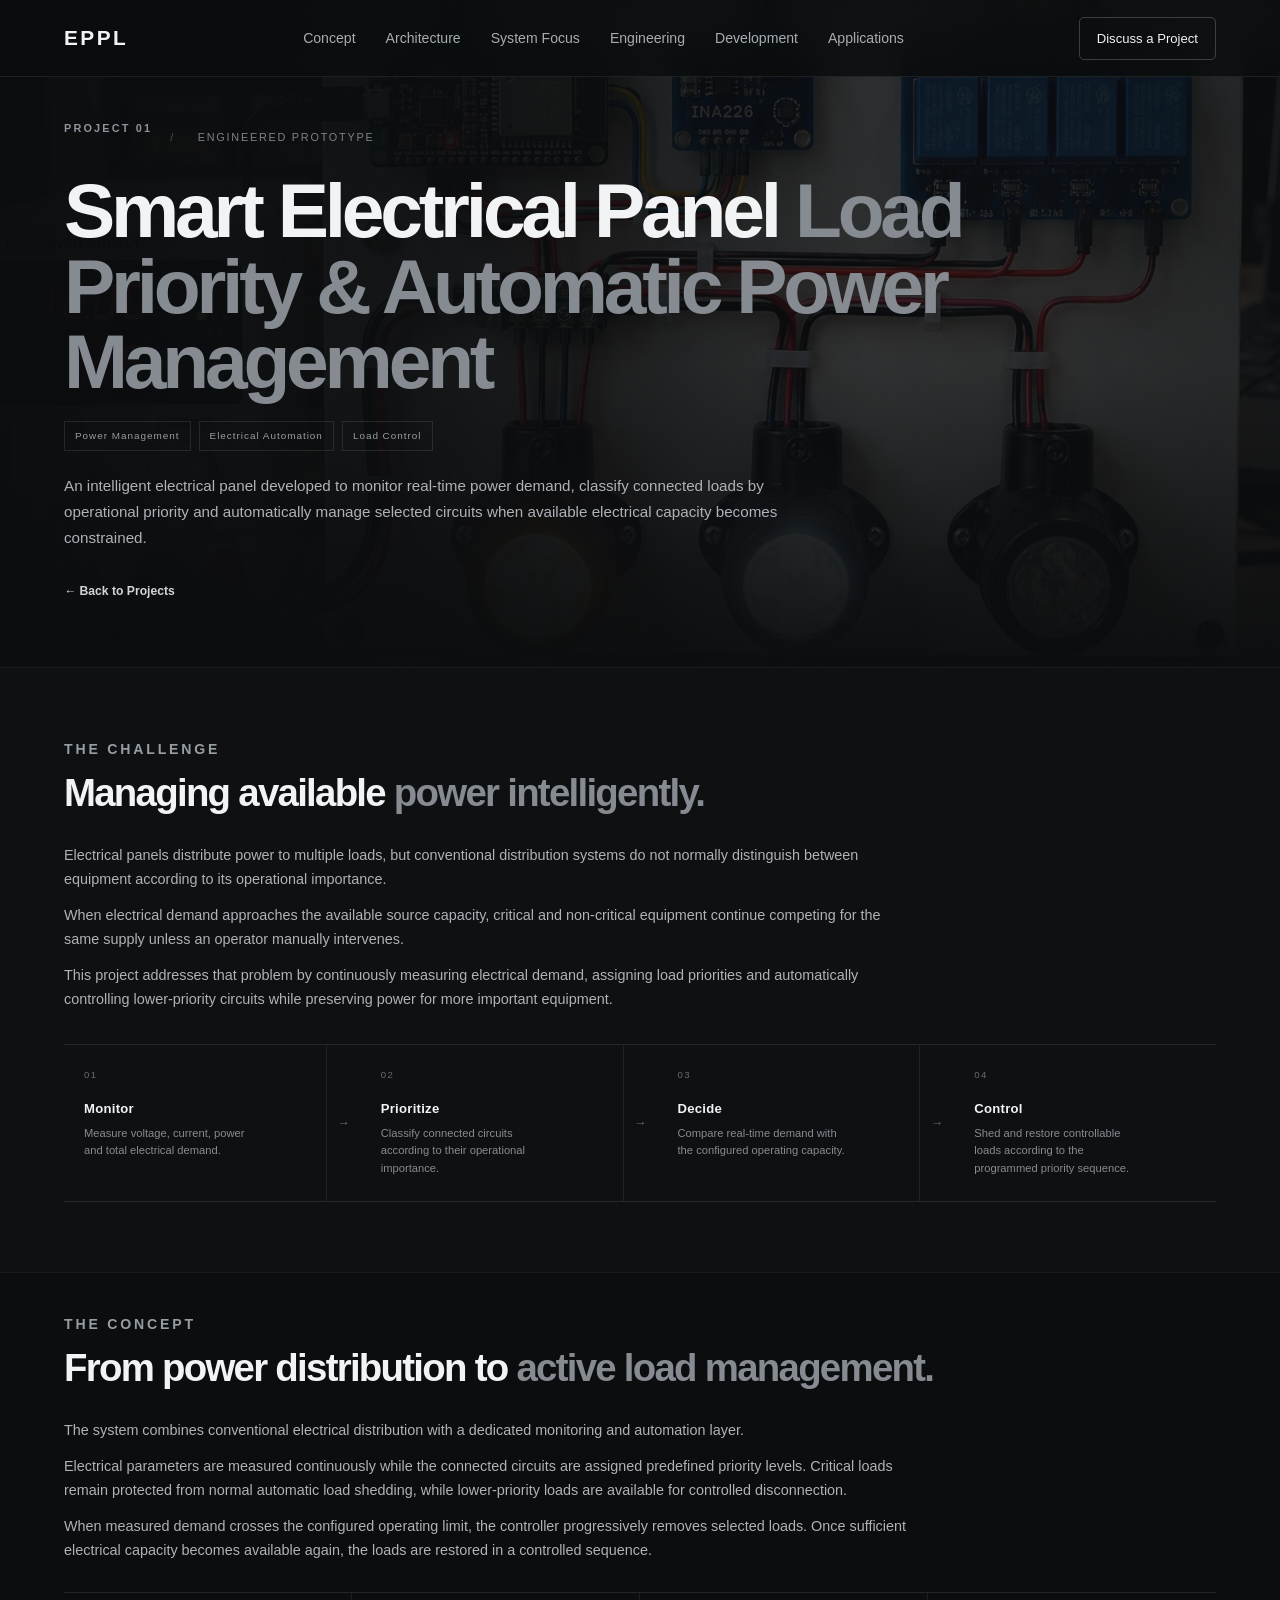
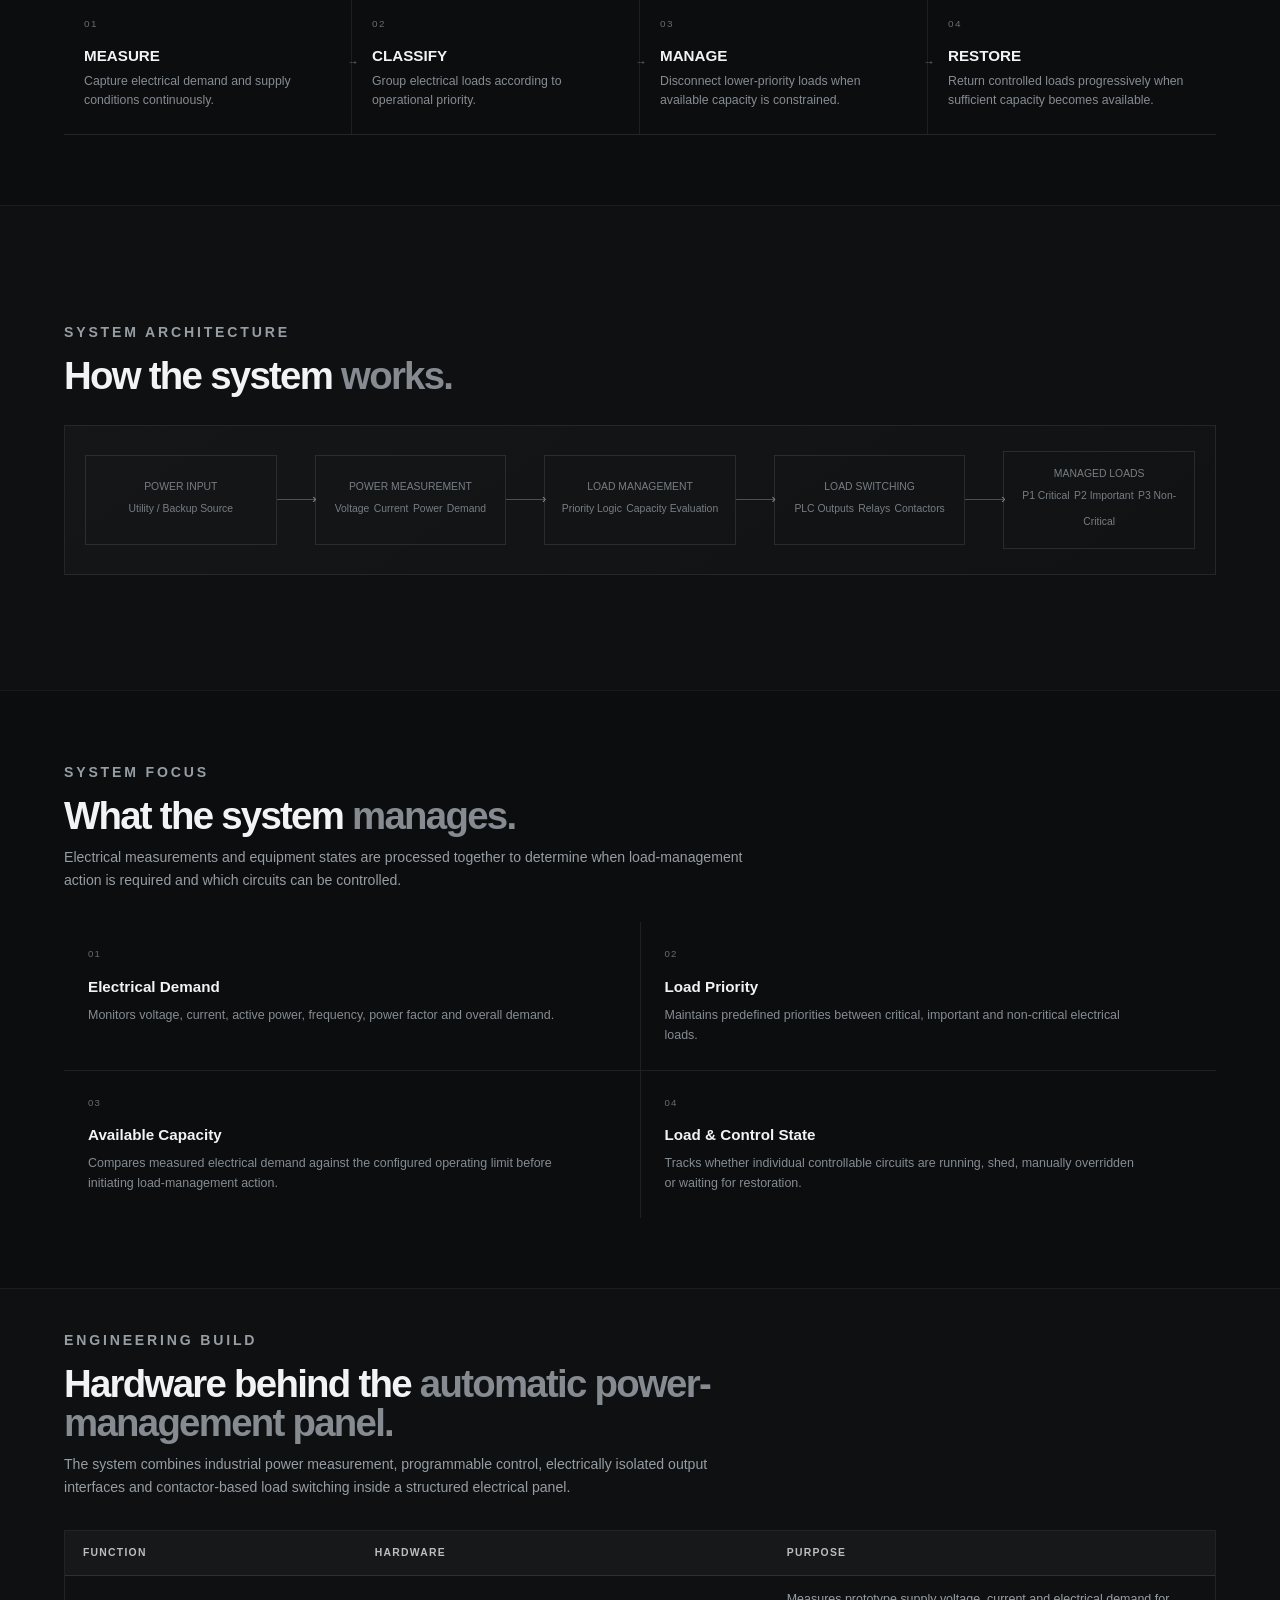
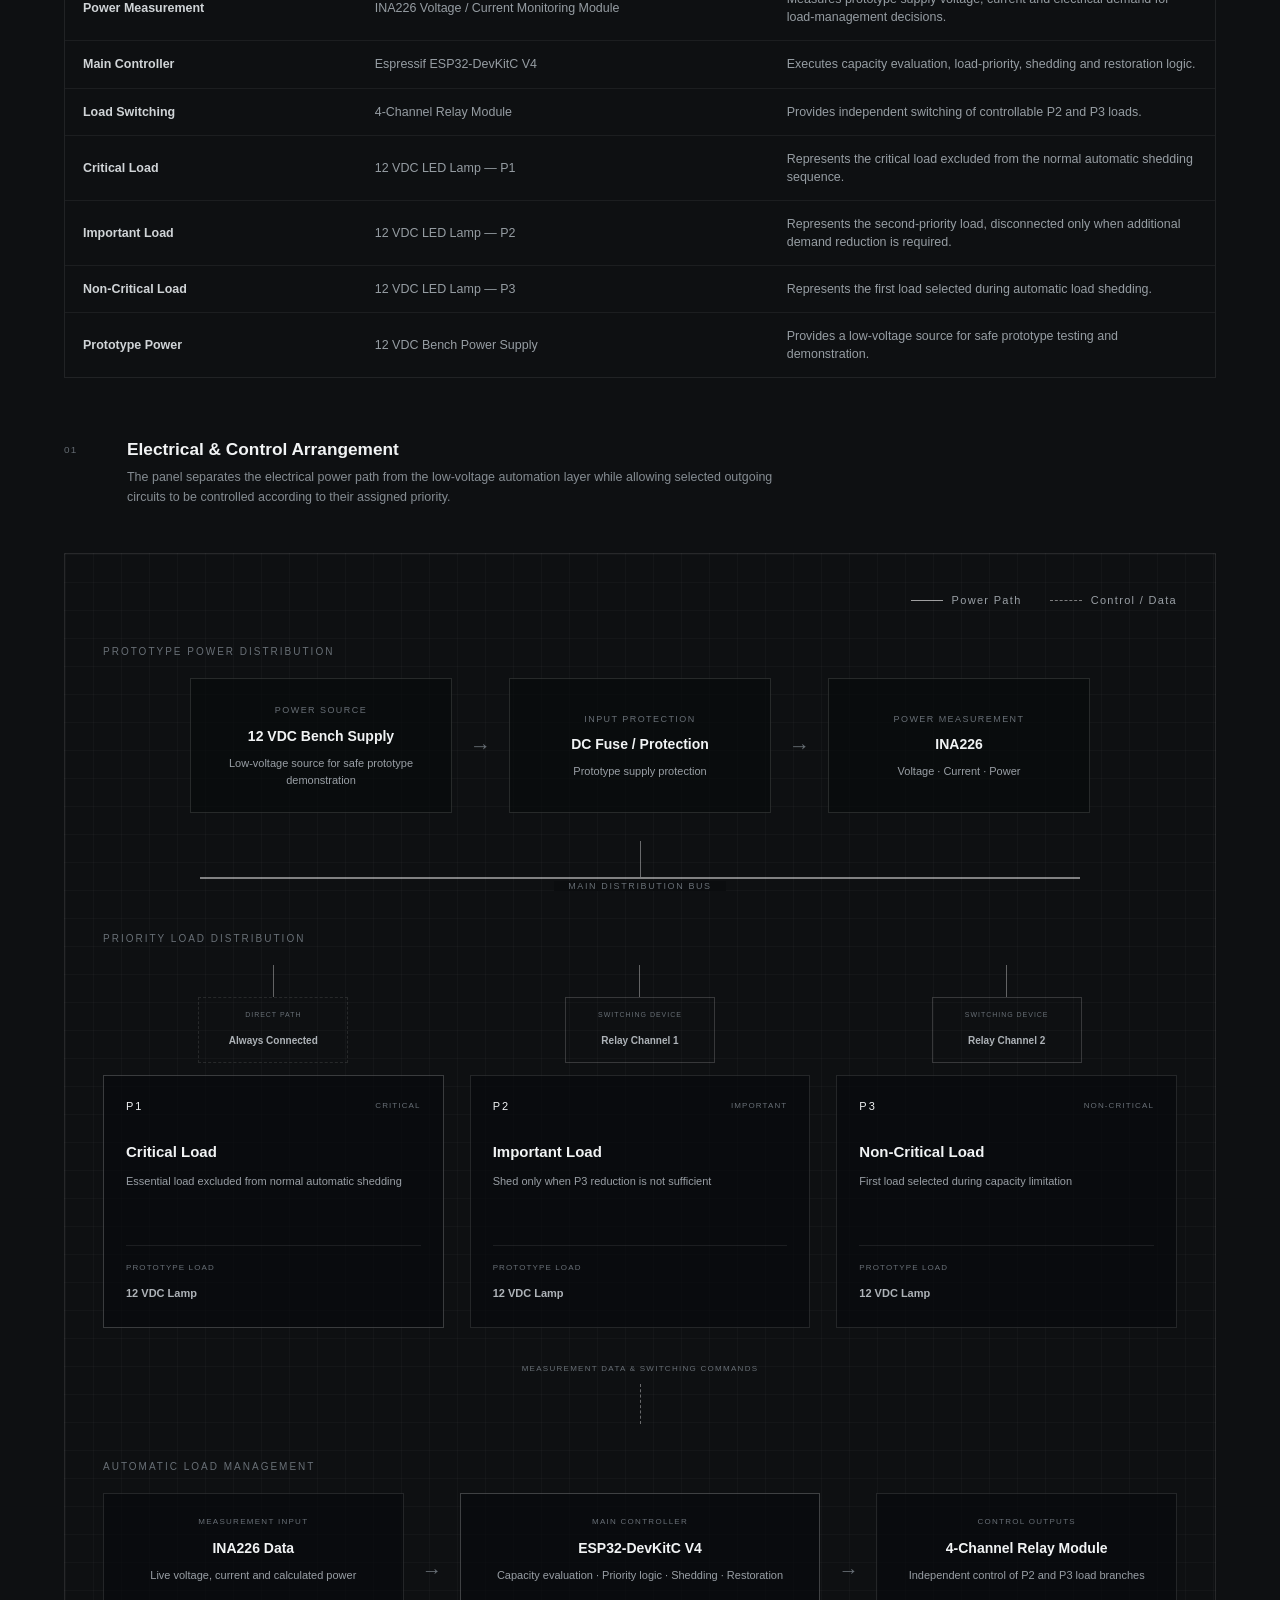
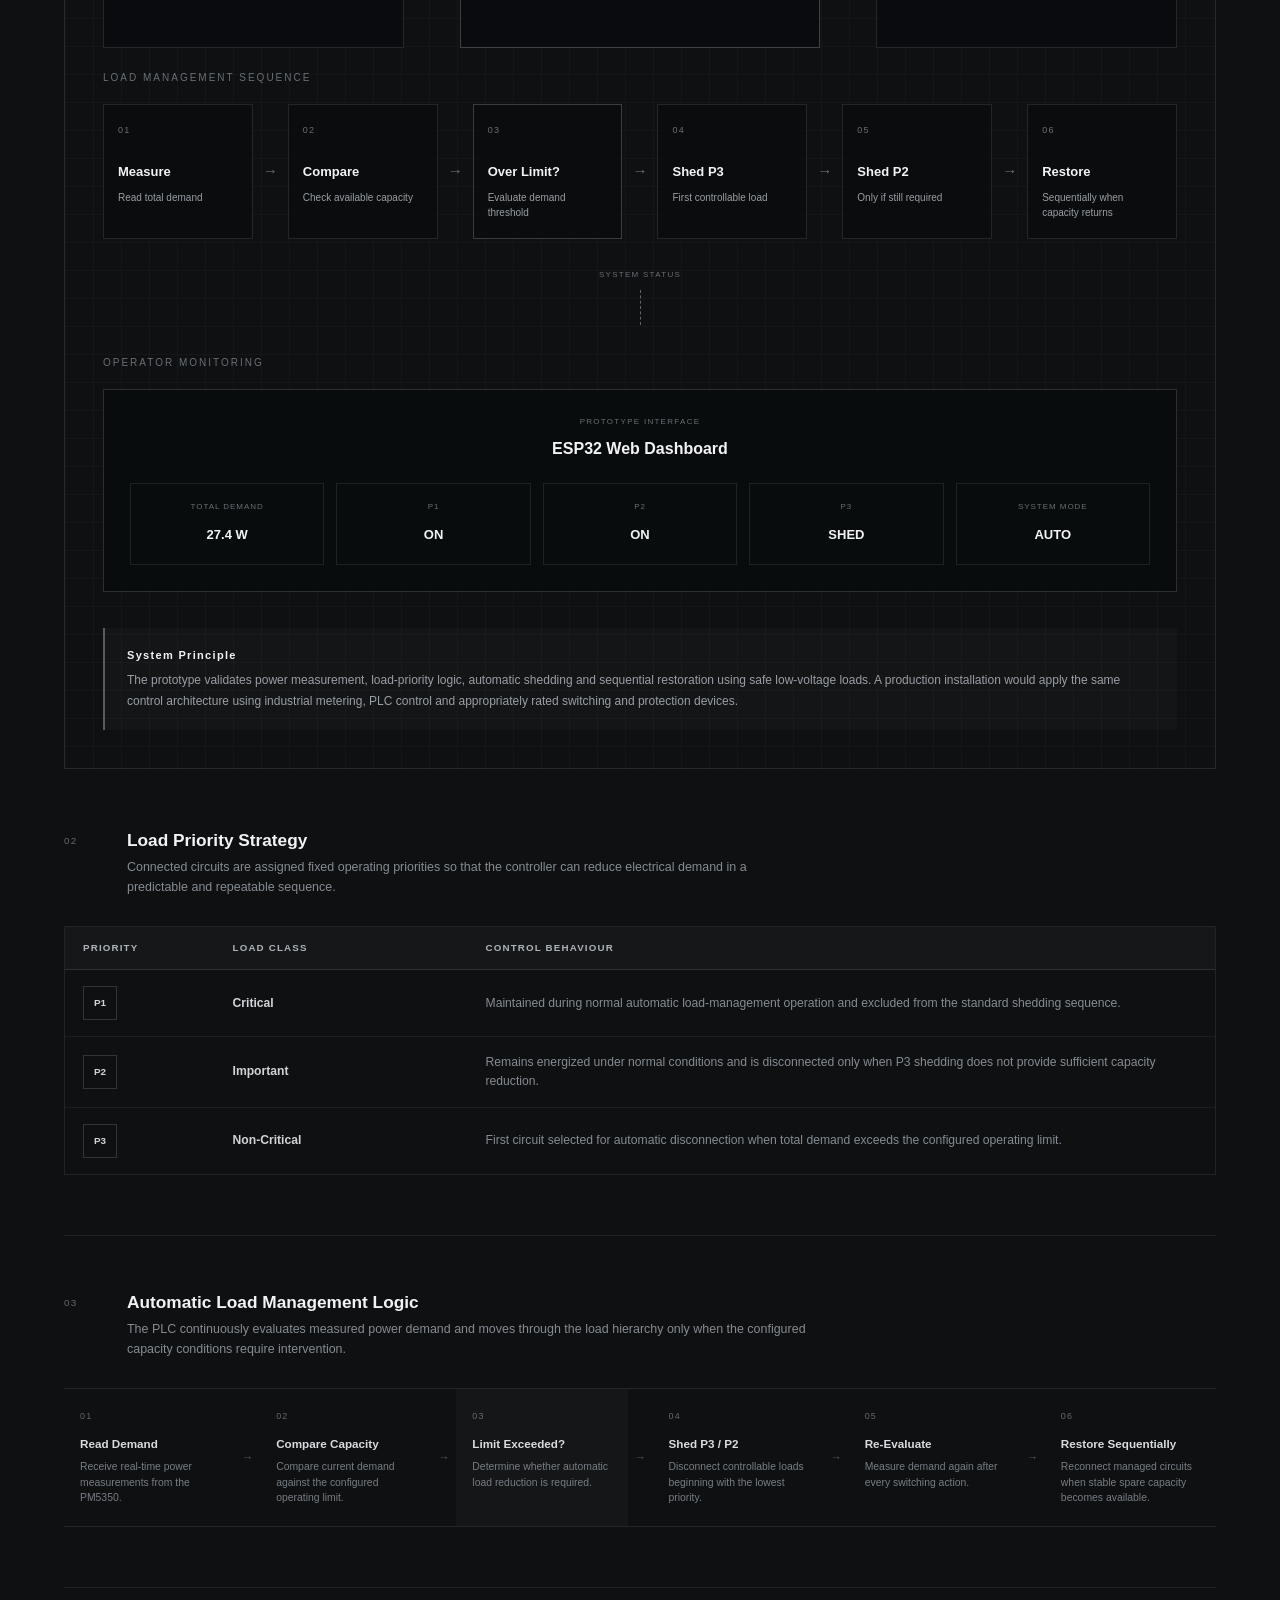
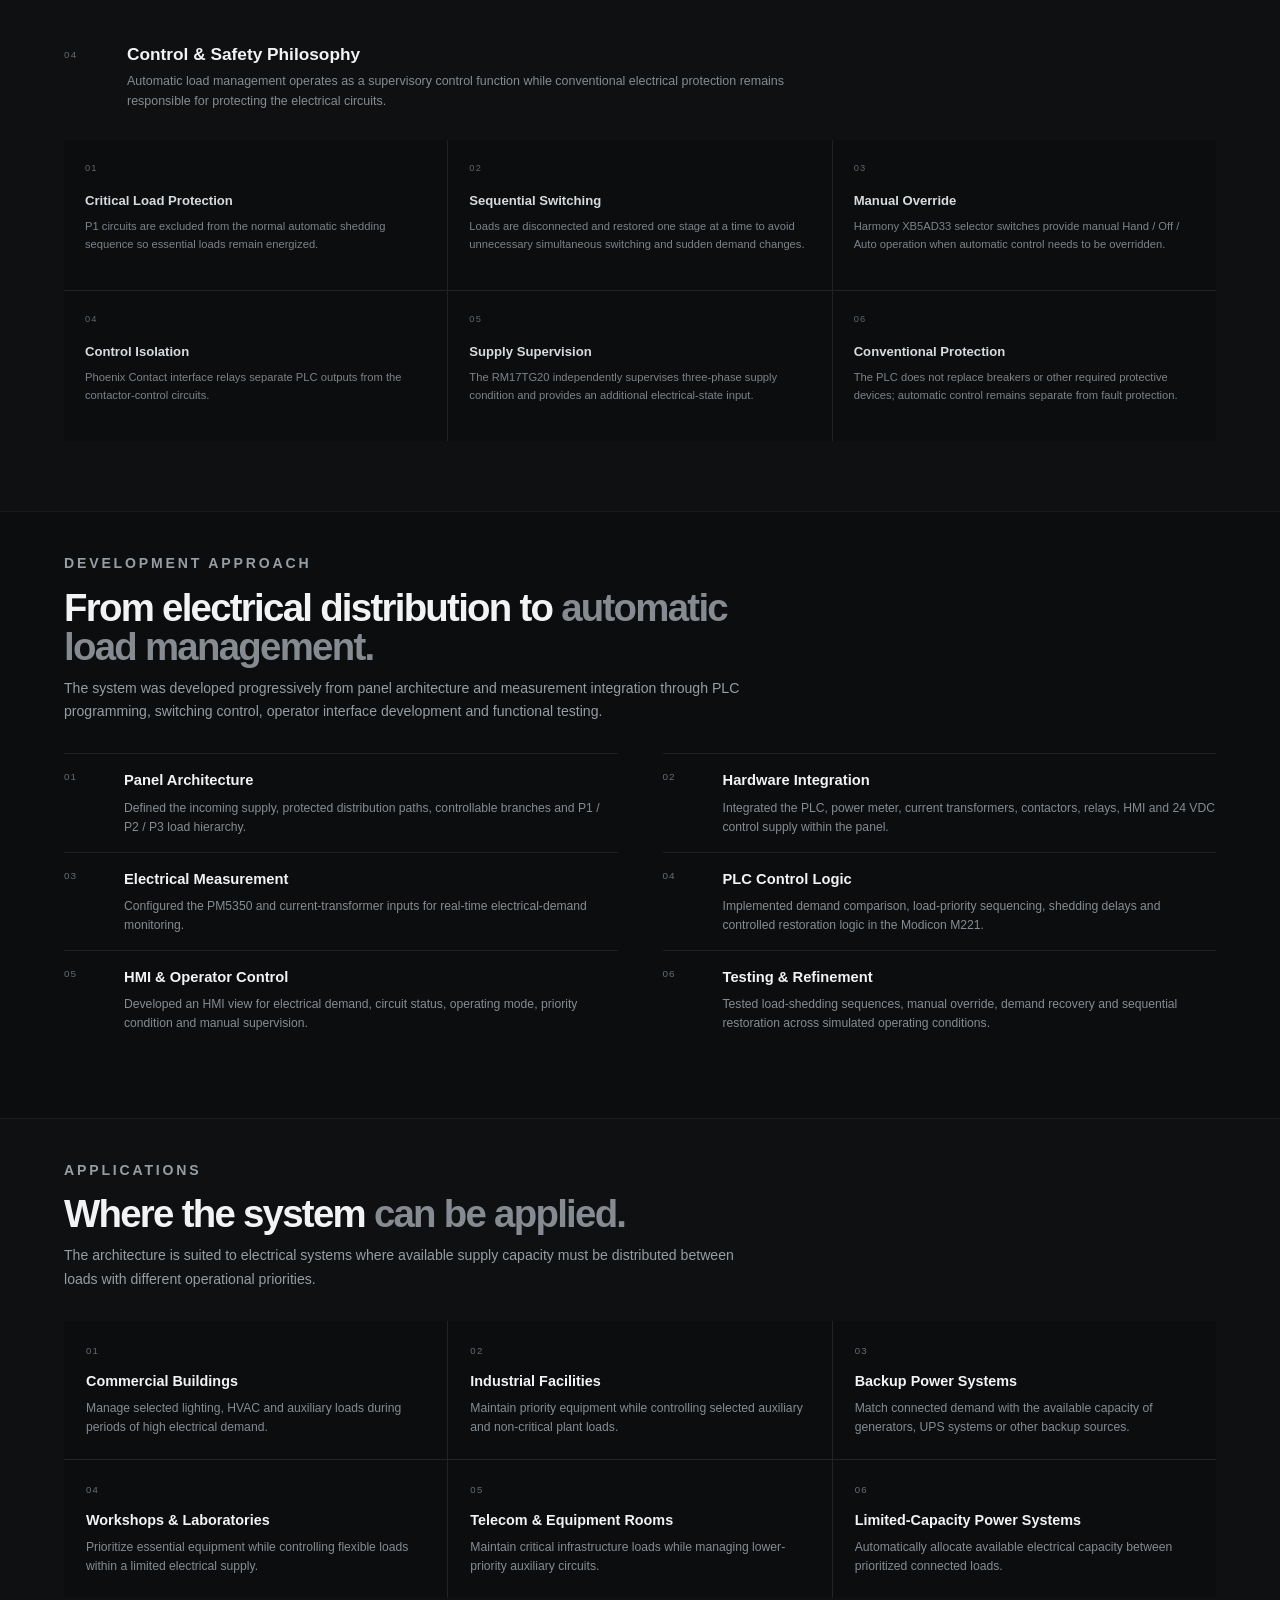
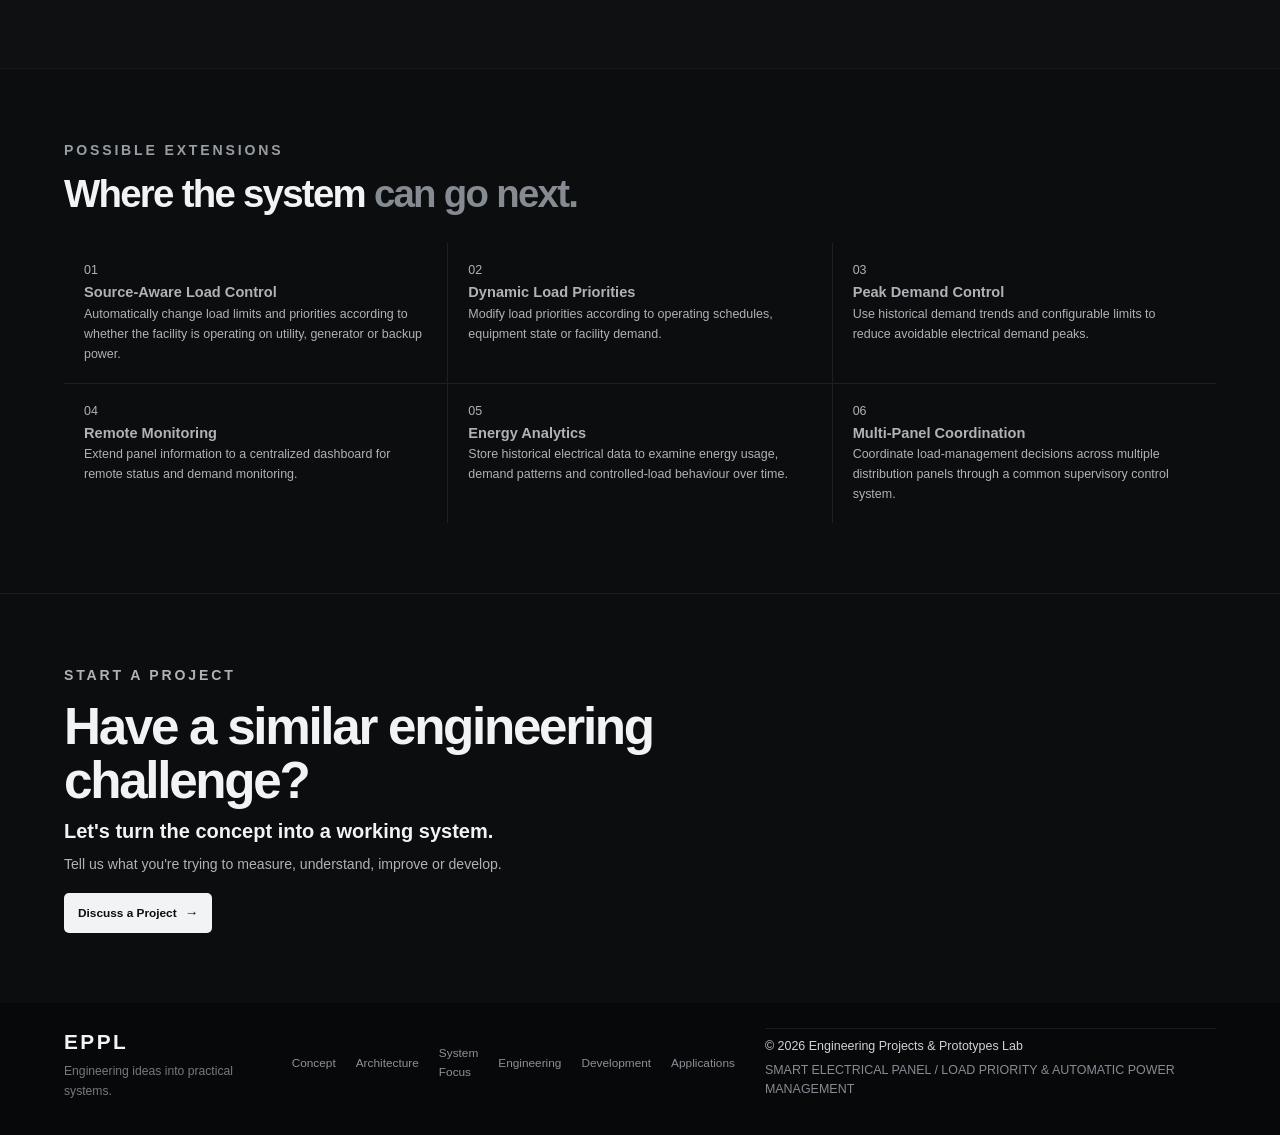
<file: projects/smart-electrical-panel.html>
<!DOCTYPE html>
<html lang="en">

<head>
    <meta charset="UTF-8">
    <meta name="viewport" content="width=device-width, initial-scale=1.0">

    <meta name="description"
        content="Smart Electrical Panel — an engineered automatic power-management system for monitoring electrical demand, prioritizing connected loads and automatically controlling non-critical circuits according to available power capacity.">

    <title>
        Smart Electrical Panel | Engineering Projects & Prototypes Lab
    </title>

    <link rel="stylesheet" href="../style.css">
    <link rel="stylesheet" href="../project-detail.css">
</head>

<body>

    <!-- ========================================
         NAVIGATION
    ======================================== -->

    <header class="navbar">

        <div class="container nav-container">

            <!-- LOGO -->
            <a href="../index.html" class="logo">
                EPPL
            </a>


            <!-- NAV LINKS -->
            <nav class="nav-links" id="navMenu">

                <a href="#concept">
                    Concept
                </a>

                <a href="#architecture">
                    Architecture
                </a>

                <a href="#analysis">
                    System Focus
                </a>

                <a href="#engineering">
                    Engineering
                </a>

                <a href="#development">
                    Development
                </a>

                <a href="#applications">
                    Applications
                </a>


                <!-- MOBILE BUTTON -->
                <a href="../index.html#contact" class="nav-button mobile-nav-button">

                    Discuss a Project

                </a>

            </nav>


            <!-- DESKTOP BUTTON -->
            <a href="../index.html#contact" class="nav-button desktop-nav-button">

                Discuss a Project

            </a>


            <!-- HAMBURGER -->
            <button class="nav-toggle" id="navToggle" aria-label="Open navigation" aria-expanded="false">

                <span></span>
                <span></span>
                <span></span>

            </button>

        </div>

    </header>


    <main>

        <!-- ========================================
             PROJECT HERO
        ======================================== -->

        <section class="project-detail-hero">

            <!-- BACKGROUND IMAGE -->
            <div class="project-hero-bg" style="background-image: url('../assets/images/project-01.jpg');">
            </div>

            <!-- DARK OVERLAY -->
            <div class="project-hero-overlay"></div>


            <div class="container">

                <div class="project-detail-meta">

                    <span class="eyebrow">
                        PROJECT 01
                    </span>

                    <span class="project-status-label">
                        ENGINEERED PROTOTYPE
                    </span>

                </div>


                <h1>
                    Smart Electrical Panel
                    <span>Load Priority & Automatic Power Management</span>
                </h1>


                <div class="project-detail-tags">

                    <span>Power Management</span>
                    <span>Electrical Automation</span>
                    <span>Load Control</span>

                </div>


                <p class="project-detail-intro">
                    An intelligent electrical panel developed to monitor
                    real-time power demand, classify connected loads by
                    operational priority and automatically manage selected
                    circuits when available electrical capacity becomes
                    constrained.
                </p>


                <a href="../index.html#projects" class="project-back-link">
                    ← Back to Projects
                </a>

            </div>

        </section>


        <!-- ========================================
             THE CHALLENGE
        ======================================== -->

        <section class="project-detail-section challenge-section">

            <div class="container">

                <div class="project-section-heading">

                    <p class="eyebrow">
                        THE CHALLENGE
                    </p>

                    <h2>
                        Managing available
                        <span>power intelligently.</span>
                    </h2>

                </div>


                <div class="project-text-block">

                    <p>
                        Electrical panels distribute power to multiple loads,
                        but conventional distribution systems do not normally
                        distinguish between equipment according to its
                        operational importance.
                    </p>

                    <p>
                        When electrical demand approaches the available source
                        capacity, critical and non-critical equipment continue
                        competing for the same supply unless an operator
                        manually intervenes.
                    </p>

                    <p>
                        This project addresses that problem by continuously
                        measuring electrical demand, assigning load priorities
                        and automatically controlling lower-priority circuits
                        while preserving power for more important equipment.
                    </p>

                </div>


                <div class="engineering-flow">

                    <div class="engineering-flow-item">

                        <span class="flow-number">
                            01
                        </span>

                        <h3>
                            Monitor
                        </h3>

                        <p>
                            Measure voltage, current, power and total
                            electrical demand.
                        </p>

                    </div>


                    <div class="engineering-flow-arrow">
                        →
                    </div>


                    <div class="engineering-flow-item">

                        <span class="flow-number">
                            02
                        </span>

                        <h3>
                            Prioritize
                        </h3>

                        <p>
                            Classify connected circuits according to
                            their operational importance.
                        </p>

                    </div>


                    <div class="engineering-flow-arrow">
                        →
                    </div>


                    <div class="engineering-flow-item">

                        <span class="flow-number">
                            03
                        </span>

                        <h3>
                            Decide
                        </h3>

                        <p>
                            Compare real-time demand with the configured
                            operating capacity.
                        </p>

                    </div>


                    <div class="engineering-flow-arrow">
                        →
                    </div>


                    <div class="engineering-flow-item">

                        <span class="flow-number">
                            04
                        </span>

                        <h3>
                            Control
                        </h3>

                        <p>
                            Shed and restore controllable loads according
                            to the programmed priority sequence.
                        </p>

                    </div>

                </div>

            </div>

        </section>


        <!-- ========================================
             THE CONCEPT
        ======================================== -->

        <section id="concept" class="project-detail-section concept-section">

            <div class="container">

                <div class="project-section-heading">

                    <p class="eyebrow">
                        THE CONCEPT
                    </p>

                    <h2>
                        From power distribution to
                        <span>active load management.</span>
                    </h2>

                </div>


                <div class="project-text-block">

                    <p>
                        The system combines conventional electrical
                        distribution with a dedicated monitoring and
                        automation layer.
                    </p>

                    <p>
                        Electrical parameters are measured continuously
                        while the connected circuits are assigned predefined
                        priority levels. Critical loads remain protected from
                        normal automatic load shedding, while lower-priority
                        loads are available for controlled disconnection.
                    </p>

                    <p>
                        When measured demand crosses the configured operating
                        limit, the controller progressively removes selected
                        loads. Once sufficient electrical capacity becomes
                        available again, the loads are restored in a controlled
                        sequence.
                    </p>

                </div>


                <div class="concept-flow">

                    <div class="concept-stage">

                        <span class="concept-stage-number">
                            01
                        </span>

                        <h3>
                            MEASURE
                        </h3>

                        <p>
                            Capture electrical demand and supply
                            conditions continuously.
                        </p>

                    </div>


                    <div class="concept-stage">

                        <span class="concept-stage-number">
                            02
                        </span>

                        <h3>
                            CLASSIFY
                        </h3>

                        <p>
                            Group electrical loads according to
                            operational priority.
                        </p>

                    </div>


                    <div class="concept-stage">

                        <span class="concept-stage-number">
                            03
                        </span>

                        <h3>
                            MANAGE
                        </h3>

                        <p>
                            Disconnect lower-priority loads when
                            available capacity is constrained.
                        </p>

                    </div>


                    <div class="concept-stage">

                        <span class="concept-stage-number">
                            04
                        </span>

                        <h3>
                            RESTORE
                        </h3>

                        <p>
                            Return controlled loads progressively when
                            sufficient capacity becomes available.
                        </p>

                    </div>

                </div>

            </div>

        </section>


        <!-- ========================================
             SYSTEM ARCHITECTURE
        ======================================== -->

        <section id="architecture" class="project-detail-section architecture-section">

            <div class="container">

                <div class="project-section-heading">

                    <p class="eyebrow">
                        SYSTEM ARCHITECTURE
                    </p>

                    <h2>
                        How the system
                        <span>works.</span>
                    </h2>

                </div>


                <div class="architecture-diagram">

                    <!-- POWER INPUT -->

                    <div class="architecture-block architecture-environment">

                        <span class="architecture-block-title">
                            POWER INPUT
                        </span>

                        <div class="architecture-items">
                            <span>Utility / Backup Source</span>
                        </div>

                    </div>


                    <div class="architecture-connector"></div>


                    <!-- MEASUREMENT -->

                    <div class="architecture-block">

                        <span class="architecture-block-title">
                            POWER MEASUREMENT
                        </span>

                        <div class="architecture-items">
                            <span>Voltage</span>
                            <span>Current</span>
                            <span>Power</span>
                            <span>Demand</span>
                        </div>

                    </div>


                    <div class="architecture-connector"></div>


                    <!-- CONTROLLER -->

                    <div class="architecture-block architecture-core">

                        <span class="architecture-block-title">
                            LOAD MANAGEMENT
                        </span>

                        <div class="architecture-items">
                            <span>Priority Logic</span>
                            <span>Capacity Evaluation</span>
                        </div>

                    </div>


                    <div class="architecture-connector"></div>


                    <!-- SWITCHING -->

                    <div class="architecture-block">

                        <span class="architecture-block-title">
                            LOAD SWITCHING
                        </span>

                        <div class="architecture-items">
                            <span>PLC Outputs</span>
                            <span>Relays</span>
                            <span>Contactors</span>
                        </div>

                    </div>


                    <div class="architecture-connector"></div>


                    <!-- OUTPUT -->

                    <div class="architecture-block architecture-output">

                        <span class="architecture-block-title">
                            MANAGED LOADS
                        </span>

                        <div class="architecture-items">
                            <span>P1 Critical</span>
                            <span>P2 Important</span>
                            <span>P3 Non-Critical</span>
                        </div>

                    </div>

                </div>

            </div>

        </section>


        <!-- ========================================
             SYSTEM FOCUS
        ======================================== -->

        <section id="analysis" class="project-detail-section monitoring-section">

            <div class="container">

                <div class="project-section-heading">

                    <p class="eyebrow">
                        SYSTEM FOCUS
                    </p>

                    <h2>
                        What the system
                        <span>manages.</span>
                    </h2>

                    <p>
                        Electrical measurements and equipment states are
                        processed together to determine when load-management
                        action is required and which circuits can be controlled.
                    </p>

                </div>


                <div class="monitoring-grid">

                    <article class="monitoring-item">

                        <span class="monitoring-number">
                            01
                        </span>

                        <h3>
                            Electrical Demand
                        </h3>

                        <p>
                            Monitors voltage, current, active power,
                            frequency, power factor and overall demand.
                        </p>

                    </article>


                    <article class="monitoring-item">

                        <span class="monitoring-number">
                            02
                        </span>

                        <h3>
                            Load Priority
                        </h3>

                        <p>
                            Maintains predefined priorities between critical,
                            important and non-critical electrical loads.
                        </p>

                    </article>


                    <article class="monitoring-item">

                        <span class="monitoring-number">
                            03
                        </span>

                        <h3>
                            Available Capacity
                        </h3>

                        <p>
                            Compares measured electrical demand against
                            the configured operating limit before initiating
                            load-management action.
                        </p>

                    </article>


                    <article class="monitoring-item">

                        <span class="monitoring-number">
                            04
                        </span>

                        <h3>
                            Load & Control State
                        </h3>

                        <p>
                            Tracks whether individual controllable circuits
                            are running, shed, manually overridden or
                            waiting for restoration.
                        </p>

                    </article>

                </div>

            </div>

        </section>


        <!-- ========================================
             ENGINEERING
        ======================================== -->

        <section id="engineering" class="project-detail-section engineering-build-section">

            <div class="container">


                <!-- ========================================
                     ENGINEERING BUILD
                ======================================== -->

                <div class="project-section-heading">

                    <p class="eyebrow">
                        ENGINEERING BUILD
                    </p>

                    <h2>
                        Hardware behind the
                        <span>automatic power-management panel.</span>
                    </h2>

                    <p>
                        The system combines industrial power measurement,
                        programmable control, electrically isolated output
                        interfaces and contactor-based load switching inside
                        a structured electrical panel.
                    </p>

                </div>


                <div class="engineering-table-wrapper">

                    <table class="engineering-table">

                        <thead>
                            <tr>
                                <th>FUNCTION</th>
                                <th>HARDWARE</th>
                                <th>PURPOSE</th>
                            </tr>
                        </thead>

                        <tbody>

                            <tr>
                                <td>Power Measurement</td>

                                <td>
                                    INA226 Voltage / Current
                                    Monitoring Module
                                </td>

                                <td>
                                    Measures prototype supply voltage,
                                    current and electrical demand for
                                    load-management decisions.
                                </td>
                            </tr>

                            <tr>
                                <td>Main Controller</td>

                                <td>
                                    Espressif ESP32-DevKitC V4
                                </td>

                                <td>
                                    Executes capacity evaluation,
                                    load-priority, shedding and
                                    restoration logic.
                                </td>
                            </tr>

                            <tr>
                                <td>Load Switching</td>

                                <td>
                                    4-Channel Relay Module
                                </td>

                                <td>
                                    Provides independent switching of
                                    controllable P2 and P3 loads.
                                </td>
                            </tr>

                            <tr>
                                <td>Critical Load</td>

                                <td>
                                    12 VDC LED Lamp — P1
                                </td>

                                <td>
                                    Represents the critical load excluded
                                    from the normal automatic shedding sequence.
                                </td>
                            </tr>

                            <tr>
                                <td>Important Load</td>

                                <td>
                                    12 VDC LED Lamp — P2
                                </td>

                                <td>
                                    Represents the second-priority load,
                                    disconnected only when additional
                                    demand reduction is required.
                                </td>
                            </tr>

                            <tr>
                                <td>Non-Critical Load</td>

                                <td>
                                    12 VDC LED Lamp — P3
                                </td>

                                <td>
                                    Represents the first load selected
                                    during automatic load shedding.
                                </td>
                            </tr>

                            <tr>
                                <td>Prototype Power</td>

                                <td>
                                    12 VDC Bench Power Supply
                                </td>

                                <td>
                                    Provides a low-voltage source for
                                    safe prototype testing and demonstration.
                                </td>
                            </tr>

                        </tbody>

                    </table>

                </div>


                <!-- ========================================
                     ENGINEERING SUBSECTION 01
                     ELECTRICAL ARRANGEMENT
                ======================================== -->

                <div class="engineering-subsection">

                    <div class="engineering-subsection-heading">

                        <span class="engineering-subsection-number">
                            01
                        </span>

                        <div>

                            <h3>
                                Electrical & Control Arrangement
                            </h3>

                            <p>
                                The panel separates the electrical power path
                                from the low-voltage automation layer while
                                allowing selected outgoing circuits to be
                                controlled according to their assigned priority.
                            </p>

                        </div>

                    </div>


                    <!-- ========================================
     SMART ELECTRICAL PANEL TOPOLOGY
======================================== -->

                    <div class="system-topology electrical-topology">


                        <!-- ========================================
         LEGEND
    ======================================== -->

                        <div class="topology-legend">

                            <div class="legend-item">
                                <span class="legend-line power-line"></span>
                                <span>Power Path</span>
                            </div>

                            <div class="legend-item">
                                <span class="legend-line control-data-line"></span>
                                <span>Control / Data</span>
                            </div>

                        </div>



                        <!-- ========================================
         PROTOTYPE POWER SOURCE
    ======================================== -->

                        <div class="topology-section">

                            <div class="topology-section-label">
                                PROTOTYPE POWER DISTRIBUTION
                            </div>


                            <div class="electrical-source-row">


                                <div class="electrical-node source-node">

                                    <span>
                                        POWER SOURCE
                                    </span>

                                    <strong>
                                        12 VDC Bench Supply
                                    </strong>

                                    <small>
                                        Low-voltage source for safe
                                        prototype demonstration
                                    </small>

                                </div>


                                <div class="electrical-path-arrow">
                                    →
                                </div>


                                <div class="electrical-node protection-node">

                                    <span>
                                        INPUT PROTECTION
                                    </span>

                                    <strong>
                                        DC Fuse / Protection
                                    </strong>

                                    <small>
                                        Prototype supply protection
                                    </small>

                                </div>


                                <div class="electrical-path-arrow">
                                    →
                                </div>


                                <div class="electrical-node measurement-node">

                                    <span>
                                        POWER MEASUREMENT
                                    </span>

                                    <strong>
                                        INA226
                                    </strong>

                                    <small>
                                        Voltage · Current · Power
                                    </small>

                                </div>


                            </div>

                        </div>



                        <!-- ========================================
         MAIN DISTRIBUTION BUS
    ======================================== -->

                        <div class="electrical-bus-section">

                            <div class="electrical-drop-line"></div>

                            <div class="electrical-bus">

                                <span>
                                    MAIN DISTRIBUTION BUS
                                </span>

                            </div>

                        </div>



                        <!-- ========================================
         PRIORITY LOAD BRANCHES
    ======================================== -->

                        <div class="topology-section">

                            <div class="topology-section-label">
                                PRIORITY LOAD DISTRIBUTION
                            </div>


                            <div class="priority-load-grid">


                                <!-- ========================================
                 P1
            ======================================== -->

                                <div class="priority-load-column">

                                    <div class="branch-feed-line"></div>

                                    <div class="priority-switch fixed-path">

                                        <span>
                                            DIRECT PATH
                                        </span>

                                        <strong>
                                            Always Connected
                                        </strong>

                                    </div>


                                    <div class="priority-load-card priority-critical">

                                        <div class="priority-load-top">

                                            <span class="priority-code-large">
                                                P1
                                            </span>

                                            <span class="priority-state">
                                                CRITICAL
                                            </span>

                                        </div>

                                        <strong>
                                            Critical Load
                                        </strong>

                                        <small>
                                            Essential load excluded from
                                            normal automatic shedding
                                        </small>


                                        <div class="load-demo">

                                            <span>
                                                PROTOTYPE LOAD
                                            </span>

                                            <strong>
                                                12 VDC Lamp
                                            </strong>

                                        </div>

                                    </div>

                                </div>



                                <!-- ========================================
                 P2
            ======================================== -->

                                <div class="priority-load-column">

                                    <div class="branch-feed-line"></div>

                                    <div class="priority-switch controllable-path">

                                        <span>
                                            SWITCHING DEVICE
                                        </span>

                                        <strong>
                                            Relay Channel 1
                                        </strong>

                                    </div>


                                    <div class="priority-load-card priority-important">

                                        <div class="priority-load-top">

                                            <span class="priority-code-large">
                                                P2
                                            </span>

                                            <span class="priority-state">
                                                IMPORTANT
                                            </span>

                                        </div>

                                        <strong>
                                            Important Load
                                        </strong>

                                        <small>
                                            Shed only when P3 reduction
                                            is not sufficient
                                        </small>


                                        <div class="load-demo">

                                            <span>
                                                PROTOTYPE LOAD
                                            </span>

                                            <strong>
                                                12 VDC Lamp
                                            </strong>

                                        </div>

                                    </div>

                                </div>



                                <!-- ========================================
                 P3
            ======================================== -->

                                <div class="priority-load-column">

                                    <div class="branch-feed-line"></div>

                                    <div class="priority-switch controllable-path">

                                        <span>
                                            SWITCHING DEVICE
                                        </span>

                                        <strong>
                                            Relay Channel 2
                                        </strong>

                                    </div>


                                    <div class="priority-load-card priority-noncritical">

                                        <div class="priority-load-top">

                                            <span class="priority-code-large">
                                                P3
                                            </span>

                                            <span class="priority-state">
                                                NON-CRITICAL
                                            </span>

                                        </div>

                                        <strong>
                                            Non-Critical Load
                                        </strong>

                                        <small>
                                            First load selected during
                                            capacity limitation
                                        </small>


                                        <div class="load-demo">

                                            <span>
                                                PROTOTYPE LOAD
                                            </span>

                                            <strong>
                                                12 VDC Lamp
                                            </strong>

                                        </div>

                                    </div>

                                </div>


                            </div>

                        </div>



                        <!-- ========================================
         CONTROL CONNECTION
    ======================================== -->

                        <div class="electrical-control-link">

                            <span>
                                MEASUREMENT DATA & SWITCHING COMMANDS
                            </span>

                            <div class="control-link-line"></div>

                        </div>



                        <!-- ========================================
         CONTROL SYSTEM
    ======================================== -->

                        <div class="topology-section">

                            <div class="topology-section-label">
                                AUTOMATIC LOAD MANAGEMENT
                            </div>


                            <div class="electrical-control-layout">


                                <!-- INPUT -->

                                <div class="control-system-node">

                                    <span>
                                        MEASUREMENT INPUT
                                    </span>

                                    <strong>
                                        INA226 Data
                                    </strong>

                                    <small>
                                        Live voltage, current
                                        and calculated power
                                    </small>

                                </div>


                                <div class="control-flow-arrow">
                                    →
                                </div>


                                <!-- CONTROLLER -->

                                <div class="control-system-node controller-main">

                                    <span>
                                        MAIN CONTROLLER
                                    </span>

                                    <strong>
                                        ESP32-DevKitC V4
                                    </strong>

                                    <small>
                                        Capacity evaluation · Priority logic
                                        · Shedding · Restoration
                                    </small>

                                </div>


                                <div class="control-flow-arrow">
                                    →
                                </div>


                                <!-- OUTPUT -->

                                <div class="control-system-node">

                                    <span>
                                        CONTROL OUTPUTS
                                    </span>

                                    <strong>
                                        4-Channel Relay Module
                                    </strong>

                                    <small>
                                        Independent control of
                                        P2 and P3 load branches
                                    </small>

                                </div>


                            </div>

                        </div>



                        <!-- ========================================
         CONTROL LOGIC VISUAL
    ======================================== -->

                        <div class="topology-section">

                            <div class="topology-section-label">
                                LOAD MANAGEMENT SEQUENCE
                            </div>


                            <div class="load-logic-strip">


                                <div class="logic-stage">

                                    <span>
                                        01
                                    </span>

                                    <strong>
                                        Measure
                                    </strong>

                                    <small>
                                        Read total demand
                                    </small>

                                </div>


                                <div class="logic-strip-arrow">
                                    →
                                </div>


                                <div class="logic-stage">

                                    <span>
                                        02
                                    </span>

                                    <strong>
                                        Compare
                                    </strong>

                                    <small>
                                        Check available capacity
                                    </small>

                                </div>


                                <div class="logic-strip-arrow">
                                    →
                                </div>


                                <div class="logic-stage logic-stage-decision">

                                    <span>
                                        03
                                    </span>

                                    <strong>
                                        Over Limit?
                                    </strong>

                                    <small>
                                        Evaluate demand threshold
                                    </small>

                                </div>


                                <div class="logic-strip-arrow">
                                    →
                                </div>


                                <div class="logic-stage">

                                    <span>
                                        04
                                    </span>

                                    <strong>
                                        Shed P3
                                    </strong>

                                    <small>
                                        First controllable load
                                    </small>

                                </div>


                                <div class="logic-strip-arrow">
                                    →
                                </div>


                                <div class="logic-stage">

                                    <span>
                                        05
                                    </span>

                                    <strong>
                                        Shed P2
                                    </strong>

                                    <small>
                                        Only if still required
                                    </small>

                                </div>


                                <div class="logic-strip-arrow">
                                    →
                                </div>


                                <div class="logic-stage">

                                    <span>
                                        06
                                    </span>

                                    <strong>
                                        Restore
                                    </strong>

                                    <small>
                                        Sequentially when capacity returns
                                    </small>

                                </div>


                            </div>

                        </div>



                        <!-- ========================================
         OPERATOR VIEW
    ======================================== -->

                        <div class="topology-downlink">

                            <span>
                                SYSTEM STATUS
                            </span>

                            <div class="topology-downlink-line"></div>

                        </div>


                        <div class="topology-section">

                            <div class="topology-section-label">
                                OPERATOR MONITORING
                            </div>


                            <div class="electrical-dashboard">


                                <div class="dashboard-title">

                                    <span>
                                        PROTOTYPE INTERFACE
                                    </span>

                                    <strong>
                                        ESP32 Web Dashboard
                                    </strong>

                                </div>


                                <div class="dashboard-metrics">


                                    <div class="dashboard-metric">

                                        <span>
                                            TOTAL DEMAND
                                        </span>

                                        <strong>
                                            27.4 W
                                        </strong>

                                    </div>


                                    <div class="dashboard-metric">

                                        <span>
                                            P1
                                        </span>

                                        <strong>
                                            ON
                                        </strong>

                                    </div>


                                    <div class="dashboard-metric">

                                        <span>
                                            P2
                                        </span>

                                        <strong>
                                            ON
                                        </strong>

                                    </div>


                                    <div class="dashboard-metric">

                                        <span>
                                            P3
                                        </span>

                                        <strong>
                                            SHED
                                        </strong>

                                    </div>


                                    <div class="dashboard-metric">

                                        <span>
                                            SYSTEM MODE
                                        </span>

                                        <strong>
                                            AUTO
                                        </strong>

                                    </div>


                                </div>

                            </div>

                        </div>


                        <!-- ========================================
         SYSTEM NOTE
    ======================================== -->

                        <div class="topology-note">

                            <strong>
                                System Principle
                            </strong>

                            <p>
                                The prototype validates power measurement, load-priority logic,
                                automatic shedding and sequential restoration using safe low-voltage
                                loads. A production installation would apply the same control
                                architecture using industrial metering, PLC control and appropriately
                                rated switching and protection devices.
                            </p>

                        </div>


                    </div>

                    <!-- ========================================
                     ENGINEERING SUBSECTION 02
                     LOAD PRIORITY MODEL
                ======================================== -->

                    <div class="engineering-subsection">

                        <div class="engineering-subsection-heading">

                            <span class="engineering-subsection-number">
                                02
                            </span>

                            <div>

                                <h3>
                                    Load Priority Strategy
                                </h3>

                                <p>
                                    Connected circuits are assigned fixed operating
                                    priorities so that the controller can reduce
                                    electrical demand in a predictable and
                                    repeatable sequence.
                                </p>

                            </div>

                        </div>


                        <div class="priority-table-wrapper">

                            <table class="priority-table">

                                <thead>

                                    <tr>
                                        <th>PRIORITY</th>
                                        <th>LOAD CLASS</th>
                                        <th>CONTROL BEHAVIOUR</th>
                                    </tr>

                                </thead>


                                <tbody>

                                    <tr>

                                        <td>
                                            <span class="priority-code">
                                                P1
                                            </span>
                                        </td>

                                        <td>
                                            Critical
                                        </td>

                                        <td>
                                            Maintained during normal automatic
                                            load-management operation and excluded
                                            from the standard shedding sequence.
                                        </td>

                                    </tr>


                                    <tr>

                                        <td>
                                            <span class="priority-code">
                                                P2
                                            </span>
                                        </td>

                                        <td>
                                            Important
                                        </td>

                                        <td>
                                            Remains energized under normal
                                            conditions and is disconnected only
                                            when P3 shedding does not provide
                                            sufficient capacity reduction.
                                        </td>

                                    </tr>


                                    <tr>

                                        <td>
                                            <span class="priority-code">
                                                P3
                                            </span>
                                        </td>

                                        <td>
                                            Non-Critical
                                        </td>

                                        <td>
                                            First circuit selected for automatic
                                            disconnection when total demand
                                            exceeds the configured operating limit.
                                        </td>

                                    </tr>

                                </tbody>

                            </table>

                        </div>

                    </div>


                    <!-- ========================================
                     ENGINEERING SUBSECTION 03
                     CONTROL LOGIC
                ======================================== -->

                    <div class="engineering-subsection">

                        <div class="engineering-subsection-heading">

                            <span class="engineering-subsection-number">
                                03
                            </span>

                            <div>

                                <h3>
                                    Automatic Load Management Logic
                                </h3>

                                <p>
                                    The PLC continuously evaluates measured power
                                    demand and moves through the load hierarchy
                                    only when the configured capacity conditions
                                    require intervention.
                                </p>

                            </div>

                        </div>


                        <div class="control-logic-diagram">


                            <div class="logic-block">

                                <span>
                                    01
                                </span>

                                <strong>
                                    Read Demand
                                </strong>

                                <p>
                                    Receive real-time power measurements
                                    from the PM5350.
                                </p>

                            </div>


                            <div class="logic-arrow">
                                →
                            </div>


                            <div class="logic-block">

                                <span>
                                    02
                                </span>

                                <strong>
                                    Compare Capacity
                                </strong>

                                <p>
                                    Compare current demand against the
                                    configured operating limit.
                                </p>

                            </div>


                            <div class="logic-arrow">
                                →
                            </div>


                            <div class="logic-block logic-decision">

                                <span>
                                    03
                                </span>

                                <strong>
                                    Limit Exceeded?
                                </strong>

                                <p>
                                    Determine whether automatic load
                                    reduction is required.
                                </p>

                            </div>


                            <div class="logic-arrow">
                                →
                            </div>


                            <div class="logic-block">

                                <span>
                                    04
                                </span>

                                <strong>
                                    Shed P3 / P2
                                </strong>

                                <p>
                                    Disconnect controllable loads beginning
                                    with the lowest priority.
                                </p>

                            </div>


                            <div class="logic-arrow">
                                →
                            </div>


                            <div class="logic-block">

                                <span>
                                    05
                                </span>

                                <strong>
                                    Re-Evaluate
                                </strong>

                                <p>
                                    Measure demand again after every
                                    switching action.
                                </p>

                            </div>


                            <div class="logic-arrow">
                                →
                            </div>


                            <div class="logic-block">

                                <span>
                                    06
                                </span>

                                <strong>
                                    Restore Sequentially
                                </strong>

                                <p>
                                    Reconnect managed circuits when stable
                                    spare capacity becomes available.
                                </p>

                            </div>

                        </div>

                    </div>


                    <!-- ========================================
                     ENGINEERING SUBSECTION 04
                     CONTROL & SAFETY PHILOSOPHY
                ======================================== -->

                    <div class="engineering-subsection safety-subsection">

                        <div class="engineering-subsection-heading">

                            <span class="engineering-subsection-number">
                                04
                            </span>

                            <div>

                                <h3>
                                    Control & Safety Philosophy
                                </h3>

                                <p>
                                    Automatic load management operates as a
                                    supervisory control function while conventional
                                    electrical protection remains responsible for
                                    protecting the electrical circuits.
                                </p>

                            </div>

                        </div>


                        <div class="safety-grid">


                            <article class="safety-item">

                                <span>
                                    01
                                </span>

                                <h4>
                                    Critical Load Protection
                                </h4>

                                <p>
                                    P1 circuits are excluded from the normal
                                    automatic shedding sequence so essential
                                    loads remain energized.
                                </p>

                            </article>


                            <article class="safety-item">

                                <span>
                                    02
                                </span>

                                <h4>
                                    Sequential Switching
                                </h4>

                                <p>
                                    Loads are disconnected and restored one stage
                                    at a time to avoid unnecessary simultaneous
                                    switching and sudden demand changes.
                                </p>

                            </article>


                            <article class="safety-item">

                                <span>
                                    03
                                </span>

                                <h4>
                                    Manual Override
                                </h4>

                                <p>
                                    Harmony XB5AD33 selector switches provide
                                    manual Hand / Off / Auto operation when
                                    automatic control needs to be overridden.
                                </p>

                            </article>


                            <article class="safety-item">

                                <span>
                                    04
                                </span>

                                <h4>
                                    Control Isolation
                                </h4>

                                <p>
                                    Phoenix Contact interface relays separate
                                    PLC outputs from the contactor-control
                                    circuits.
                                </p>

                            </article>


                            <article class="safety-item">

                                <span>
                                    05
                                </span>

                                <h4>
                                    Supply Supervision
                                </h4>

                                <p>
                                    The RM17TG20 independently supervises
                                    three-phase supply condition and provides
                                    an additional electrical-state input.
                                </p>

                            </article>


                            <article class="safety-item">

                                <span>
                                    06
                                </span>

                                <h4>
                                    Conventional Protection
                                </h4>

                                <p>
                                    The PLC does not replace breakers or other
                                    required protective devices; automatic
                                    control remains separate from fault protection.
                                </p>

                            </article>

                        </div>

                    </div>

                </div>

        </section>


        <!-- ========================================
             DEVELOPMENT APPROACH
        ======================================== -->

        <section id="development" class="project-detail-section development-section">

            <div class="container">

                <div class="project-section-heading">

                    <p class="eyebrow">
                        DEVELOPMENT APPROACH
                    </p>

                    <h2>
                        From electrical distribution to
                        <span>automatic load management.</span>
                    </h2>

                    <p>
                        The system was developed progressively from panel
                        architecture and measurement integration through
                        PLC programming, switching control, operator
                        interface development and functional testing.
                    </p>

                </div>


                <div class="development-list">

                    <article class="development-step">

                        <span class="development-number">
                            01
                        </span>

                        <div>

                            <h3>
                                Panel Architecture
                            </h3>

                            <p>
                                Defined the incoming supply, protected
                                distribution paths, controllable branches
                                and P1 / P2 / P3 load hierarchy.
                            </p>

                        </div>

                    </article>


                    <article class="development-step">

                        <span class="development-number">
                            02
                        </span>

                        <div>

                            <h3>
                                Hardware Integration
                            </h3>

                            <p>
                                Integrated the PLC, power meter, current
                                transformers, contactors, relays, HMI and
                                24 VDC control supply within the panel.
                            </p>

                        </div>

                    </article>


                    <article class="development-step">

                        <span class="development-number">
                            03
                        </span>

                        <div>

                            <h3>
                                Electrical Measurement
                            </h3>

                            <p>
                                Configured the PM5350 and current-transformer
                                inputs for real-time electrical-demand
                                monitoring.
                            </p>

                        </div>

                    </article>


                    <article class="development-step">

                        <span class="development-number">
                            04
                        </span>

                        <div>

                            <h3>
                                PLC Control Logic
                            </h3>

                            <p>
                                Implemented demand comparison, load-priority
                                sequencing, shedding delays and controlled
                                restoration logic in the Modicon M221.
                            </p>

                        </div>

                    </article>


                    <article class="development-step">

                        <span class="development-number">
                            05
                        </span>

                        <div>

                            <h3>
                                HMI & Operator Control
                            </h3>

                            <p>
                                Developed an HMI view for electrical demand,
                                circuit status, operating mode, priority
                                condition and manual supervision.
                            </p>

                        </div>

                    </article>


                    <article class="development-step">

                        <span class="development-number">
                            06
                        </span>

                        <div>

                            <h3>
                                Testing & Refinement
                            </h3>

                            <p>
                                Tested load-shedding sequences, manual
                                override, demand recovery and sequential
                                restoration across simulated operating
                                conditions.
                            </p>

                        </div>

                    </article>

                </div>

            </div>

        </section>


        <!-- ========================================
             APPLICATIONS
        ======================================== -->

        <section id="applications" class="project-detail-section applications-section">

            <div class="container">

                <div class="project-section-heading">

                    <p class="eyebrow">
                        APPLICATIONS
                    </p>

                    <h2>
                        Where the system
                        <span>can be applied.</span>
                    </h2>

                    <p>
                        The architecture is suited to electrical systems
                        where available supply capacity must be distributed
                        between loads with different operational priorities.
                    </p>

                </div>


                <div class="applications-grid">

                    <article class="application-item">

                        <span>
                            01
                        </span>

                        <h3>
                            Commercial Buildings
                        </h3>

                        <p>
                            Manage selected lighting, HVAC and auxiliary
                            loads during periods of high electrical demand.
                        </p>

                    </article>


                    <article class="application-item">

                        <span>
                            02
                        </span>

                        <h3>
                            Industrial Facilities
                        </h3>

                        <p>
                            Maintain priority equipment while controlling
                            selected auxiliary and non-critical plant loads.
                        </p>

                    </article>


                    <article class="application-item">

                        <span>
                            03
                        </span>

                        <h3>
                            Backup Power Systems
                        </h3>

                        <p>
                            Match connected demand with the available
                            capacity of generators, UPS systems or other
                            backup sources.
                        </p>

                    </article>


                    <article class="application-item">

                        <span>
                            04
                        </span>

                        <h3>
                            Workshops & Laboratories
                        </h3>

                        <p>
                            Prioritize essential equipment while controlling
                            flexible loads within a limited electrical supply.
                        </p>

                    </article>


                    <article class="application-item">

                        <span>
                            05
                        </span>

                        <h3>
                            Telecom & Equipment Rooms
                        </h3>

                        <p>
                            Maintain critical infrastructure loads while
                            managing lower-priority auxiliary circuits.
                        </p>

                    </article>


                    <article class="application-item">

                        <span>
                            06
                        </span>

                        <h3>
                            Limited-Capacity Power Systems
                        </h3>

                        <p>
                            Automatically allocate available electrical
                            capacity between prioritized connected loads.
                        </p>

                    </article>

                </div>

            </div>

        </section>


        <!-- ========================================
             POSSIBLE EXTENSIONS
        ======================================== -->

        <section class="project-detail-section extensions-section">

            <div class="container">

                <div class="project-section-heading">

                    <p class="eyebrow">
                        POSSIBLE EXTENSIONS
                    </p>

                    <h2>
                        Where the system
                        <span>can go next.</span>
                    </h2>

                </div>


                <div class="extensions-grid">

                    <article class="extension-item">

                        <span>
                            01
                        </span>

                        <h3>
                            Source-Aware Load Control
                        </h3>

                        <p>
                            Automatically change load limits and priorities
                            according to whether the facility is operating
                            on utility, generator or backup power.
                        </p>

                    </article>


                    <article class="extension-item">

                        <span>
                            02
                        </span>

                        <h3>
                            Dynamic Load Priorities
                        </h3>

                        <p>
                            Modify load priorities according to operating
                            schedules, equipment state or facility demand.
                        </p>

                    </article>


                    <article class="extension-item">

                        <span>
                            03
                        </span>

                        <h3>
                            Peak Demand Control
                        </h3>

                        <p>
                            Use historical demand trends and configurable
                            limits to reduce avoidable electrical demand peaks.
                        </p>

                    </article>


                    <article class="extension-item">

                        <span>
                            04
                        </span>

                        <h3>
                            Remote Monitoring
                        </h3>

                        <p>
                            Extend panel information to a centralized
                            dashboard for remote status and demand monitoring.
                        </p>

                    </article>


                    <article class="extension-item">

                        <span>
                            05
                        </span>

                        <h3>
                            Energy Analytics
                        </h3>

                        <p>
                            Store historical electrical data to examine
                            energy usage, demand patterns and controlled-load
                            behaviour over time.
                        </p>

                    </article>


                    <article class="extension-item">

                        <span>
                            06
                        </span>

                        <h3>
                            Multi-Panel Coordination
                        </h3>

                        <p>
                            Coordinate load-management decisions across
                            multiple distribution panels through a common
                            supervisory control system.
                        </p>

                    </article>

                </div>

            </div>

        </section>


        <!-- ========================================
             PROJECT CTA
        ======================================== -->

        <section class="project-detail-cta">

            <div class="container">

                <div class="project-cta-content">

                    <p class="eyebrow">
                        START A PROJECT
                    </p>

                    <h2>
                        Have a similar
                        engineering challenge?
                    </h2>

                    <h3>
                        Let's turn the concept
                        into a working system.
                    </h3>

                    <p>
                        Tell us what you're trying to measure, understand,
                        improve or develop.
                    </p>

                    <a href="../index.html#contact" class="footer-cta-button">

                        Discuss a Project

                        <span>
                            →
                        </span>

                    </a>

                </div>

            </div>

        </section>

    </main>


    <!-- ========================================
         FOOTER
    ======================================== -->

    <footer class="footer">

        <div class="container footer-container">

            <div class="footer-brand">

                <span class="logo">
                    EPPL
                </span>

                <p>
                    Engineering ideas into practical systems.
                </p>

            </div>


            <div class="footer-links">

                <a href="#concept">
                    Concept
                </a>

                <a href="#architecture">
                    Architecture
                </a>

                <a href="#analysis">
                    System Focus
                </a>

                <a href="#engineering">
                    Engineering
                </a>

                <a href="#development">
                    Development
                </a>

                <a href="#applications">
                    Applications
                </a>

            </div>


            <div class="footer-bottom">

                <span>
                    © 2026 Engineering Projects & Prototypes Lab
                </span>

                <span>
                    SMART ELECTRICAL PANEL / LOAD PRIORITY & AUTOMATIC POWER MANAGEMENT
                </span>

            </div>

        </div>

    </footer>

</body>

</html>

<script src="../script.js"></script>
</file>
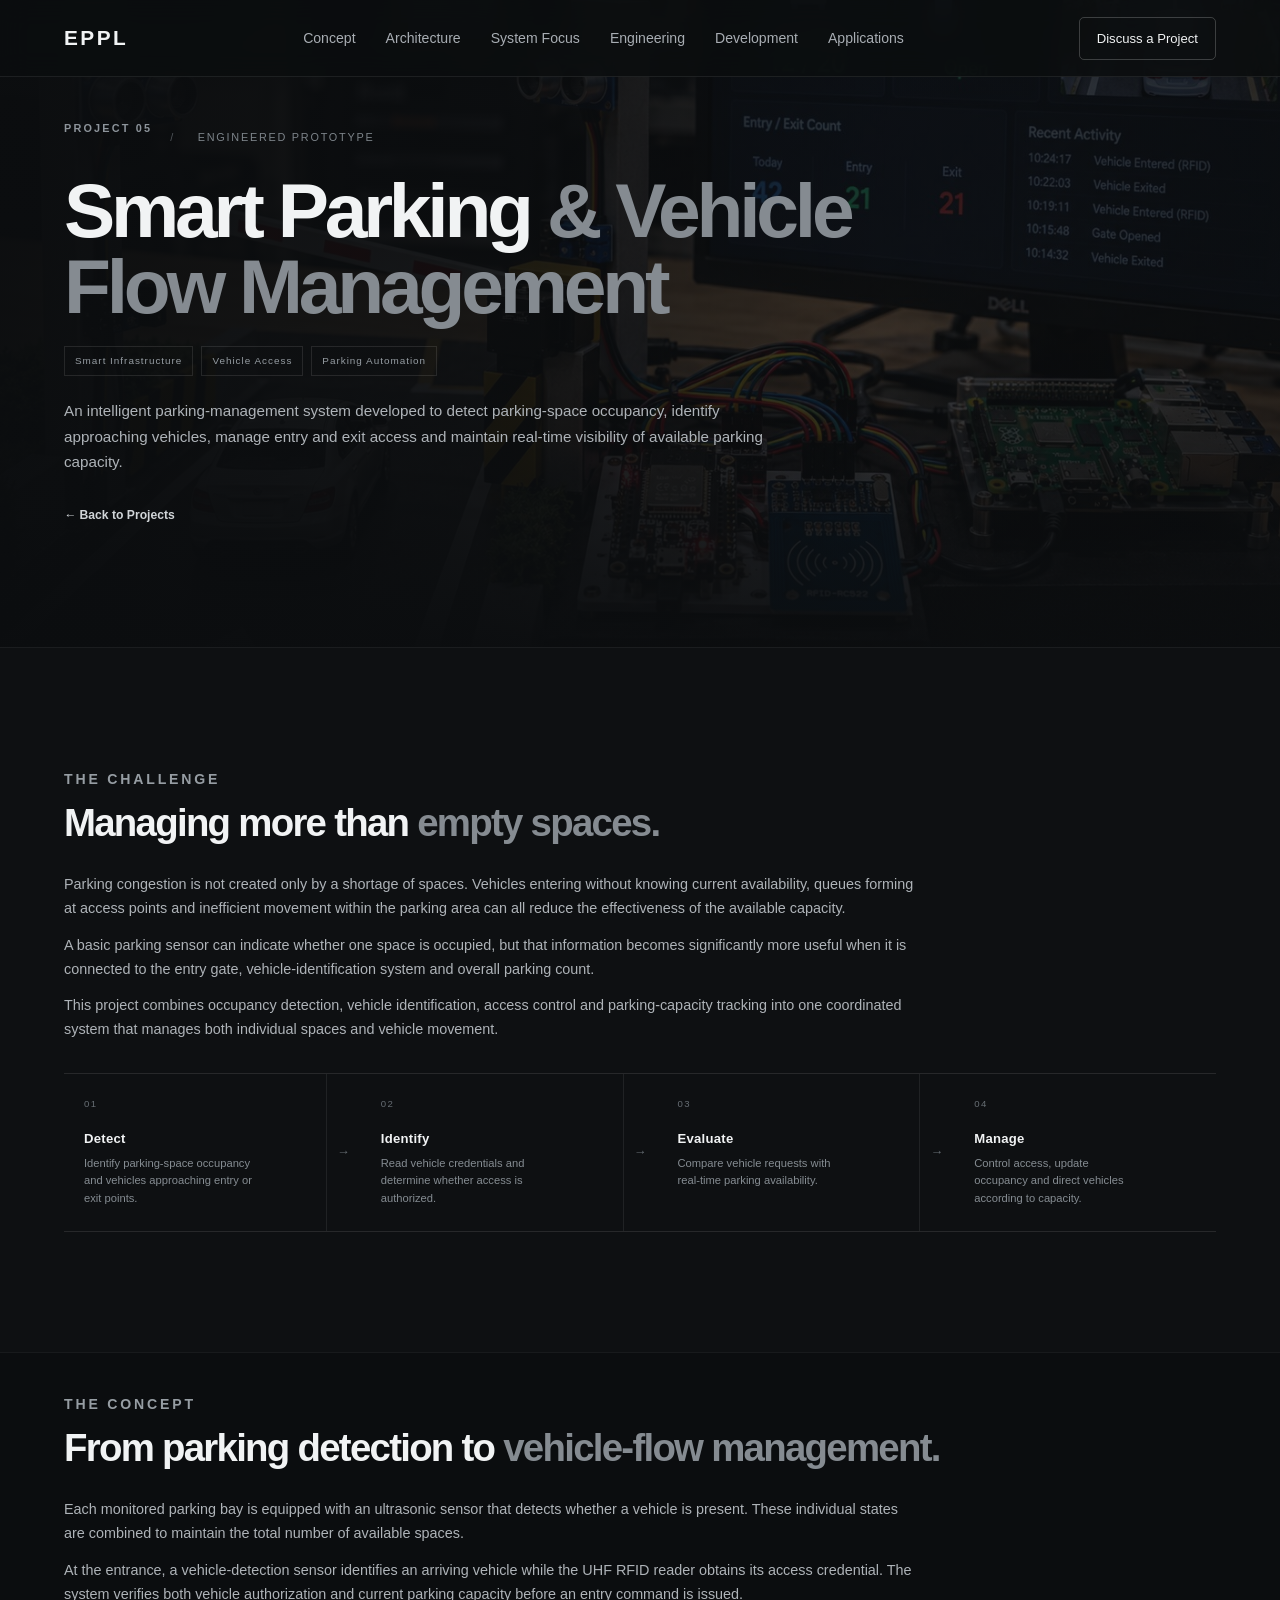
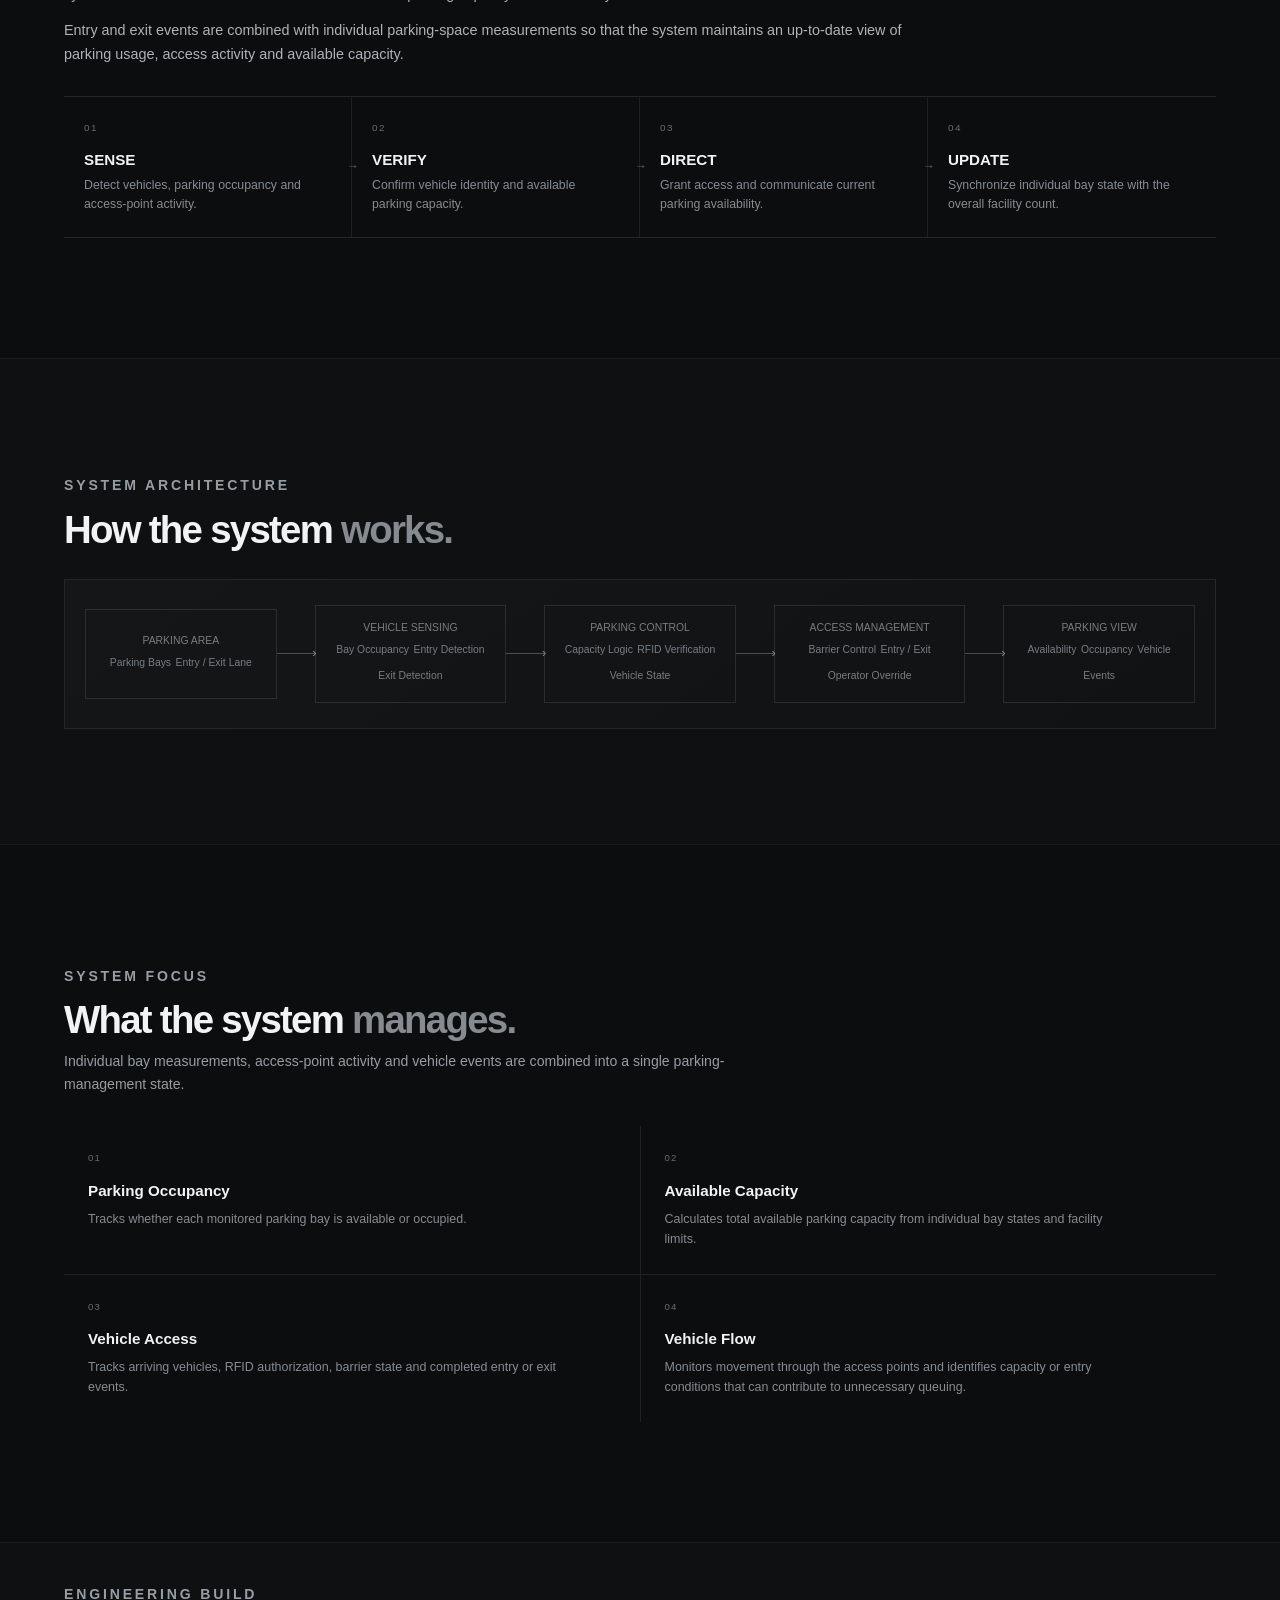
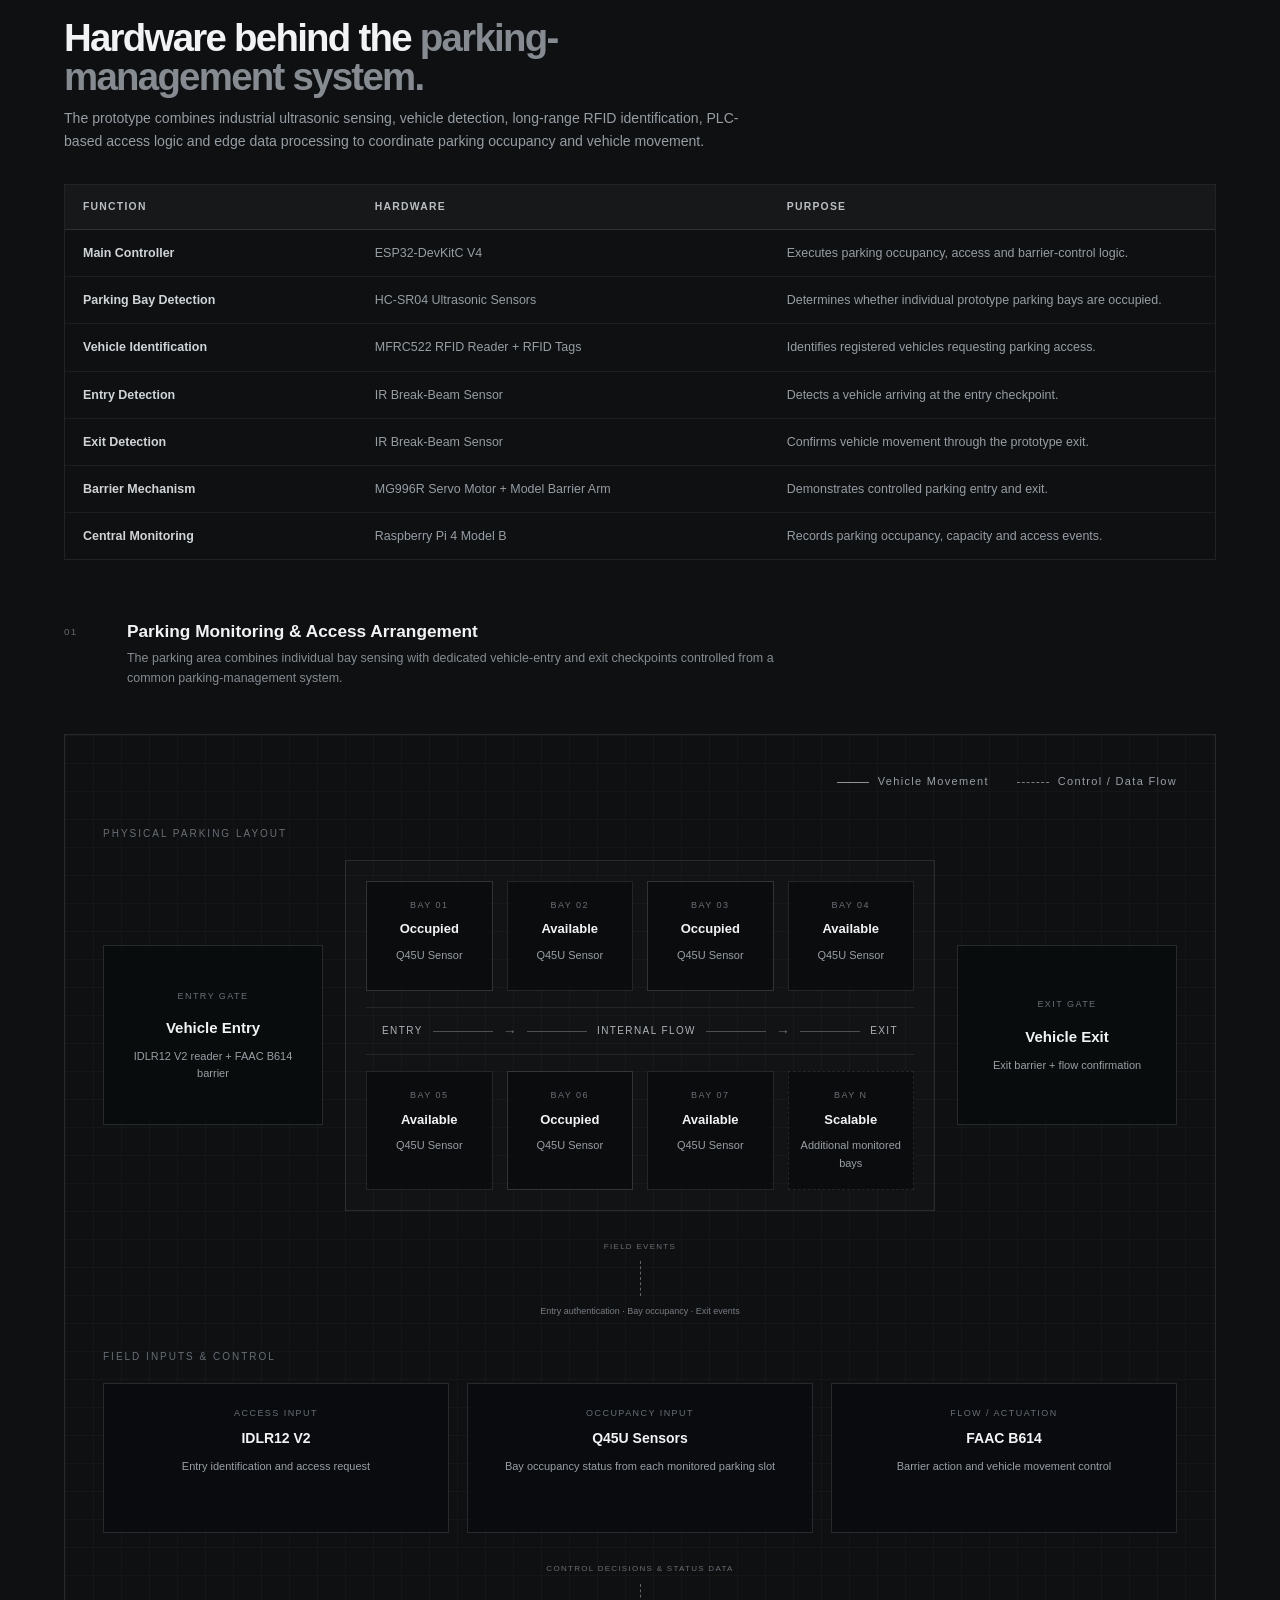
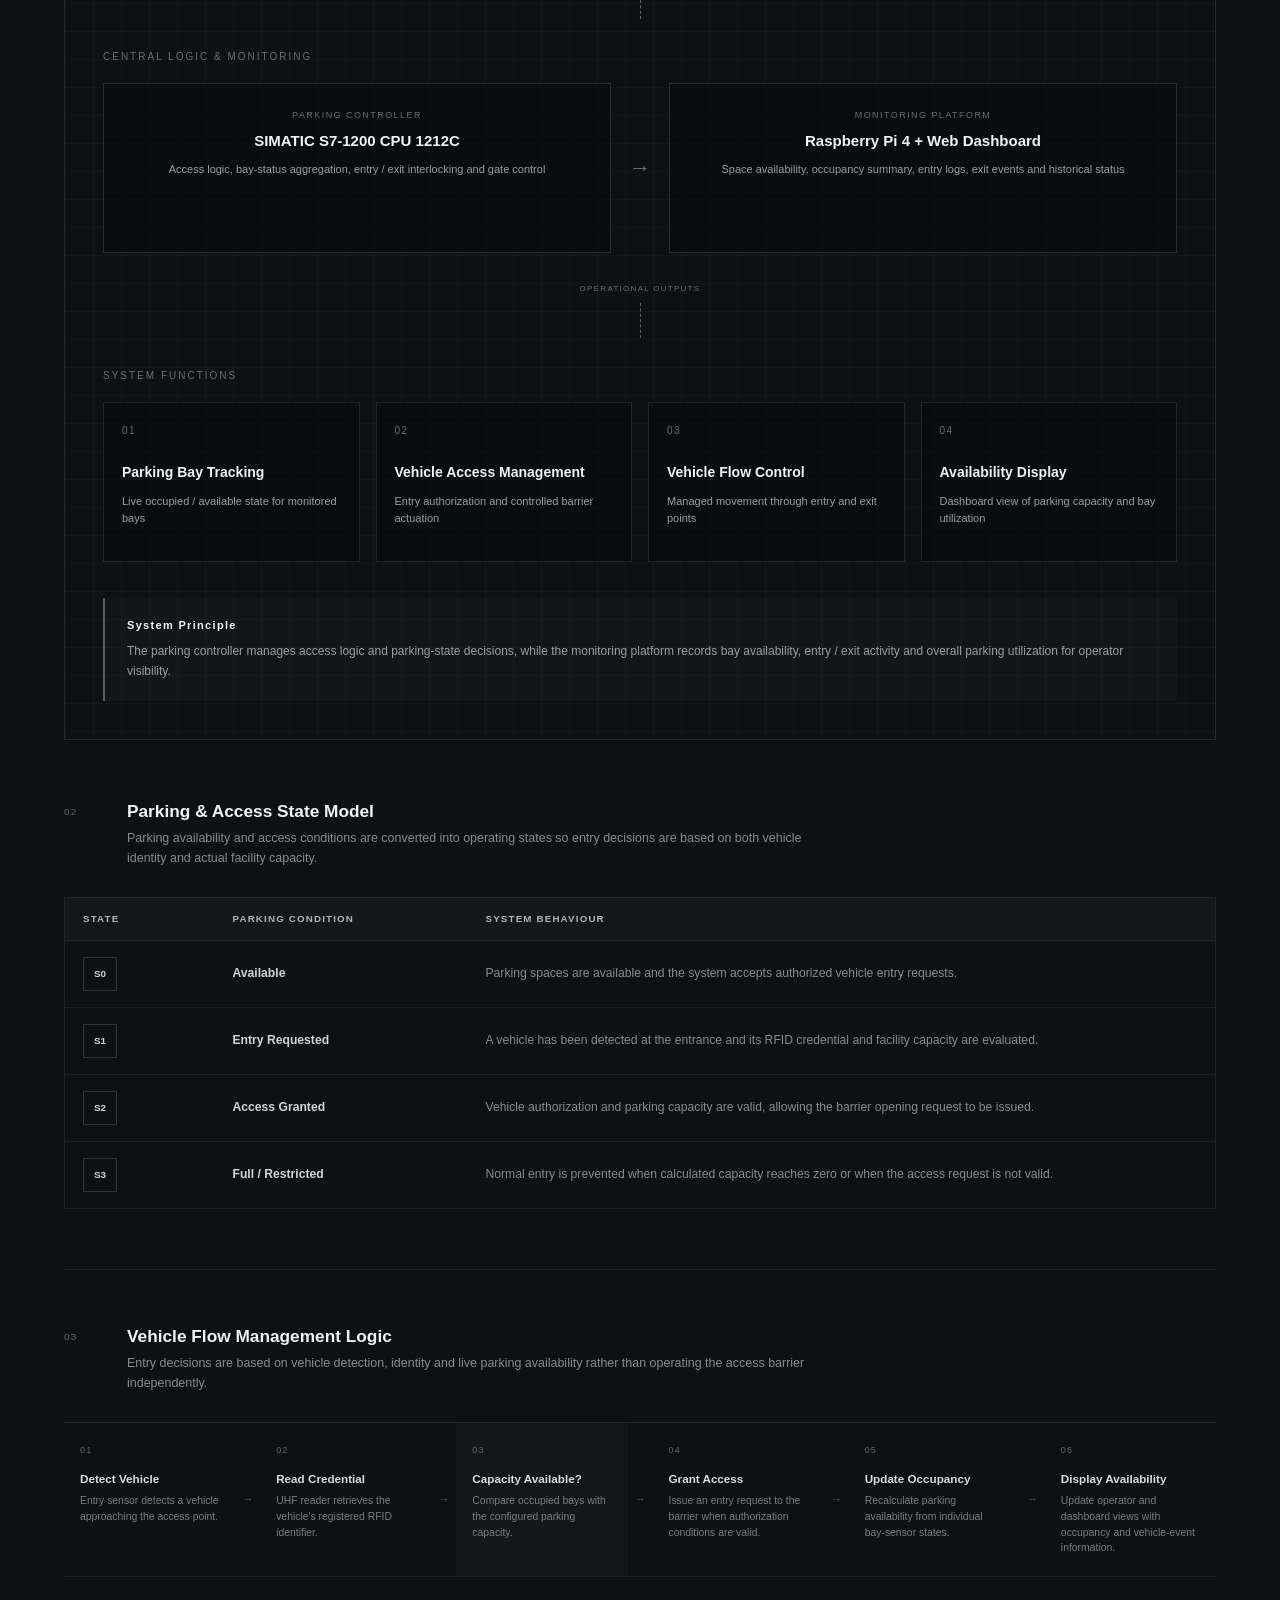
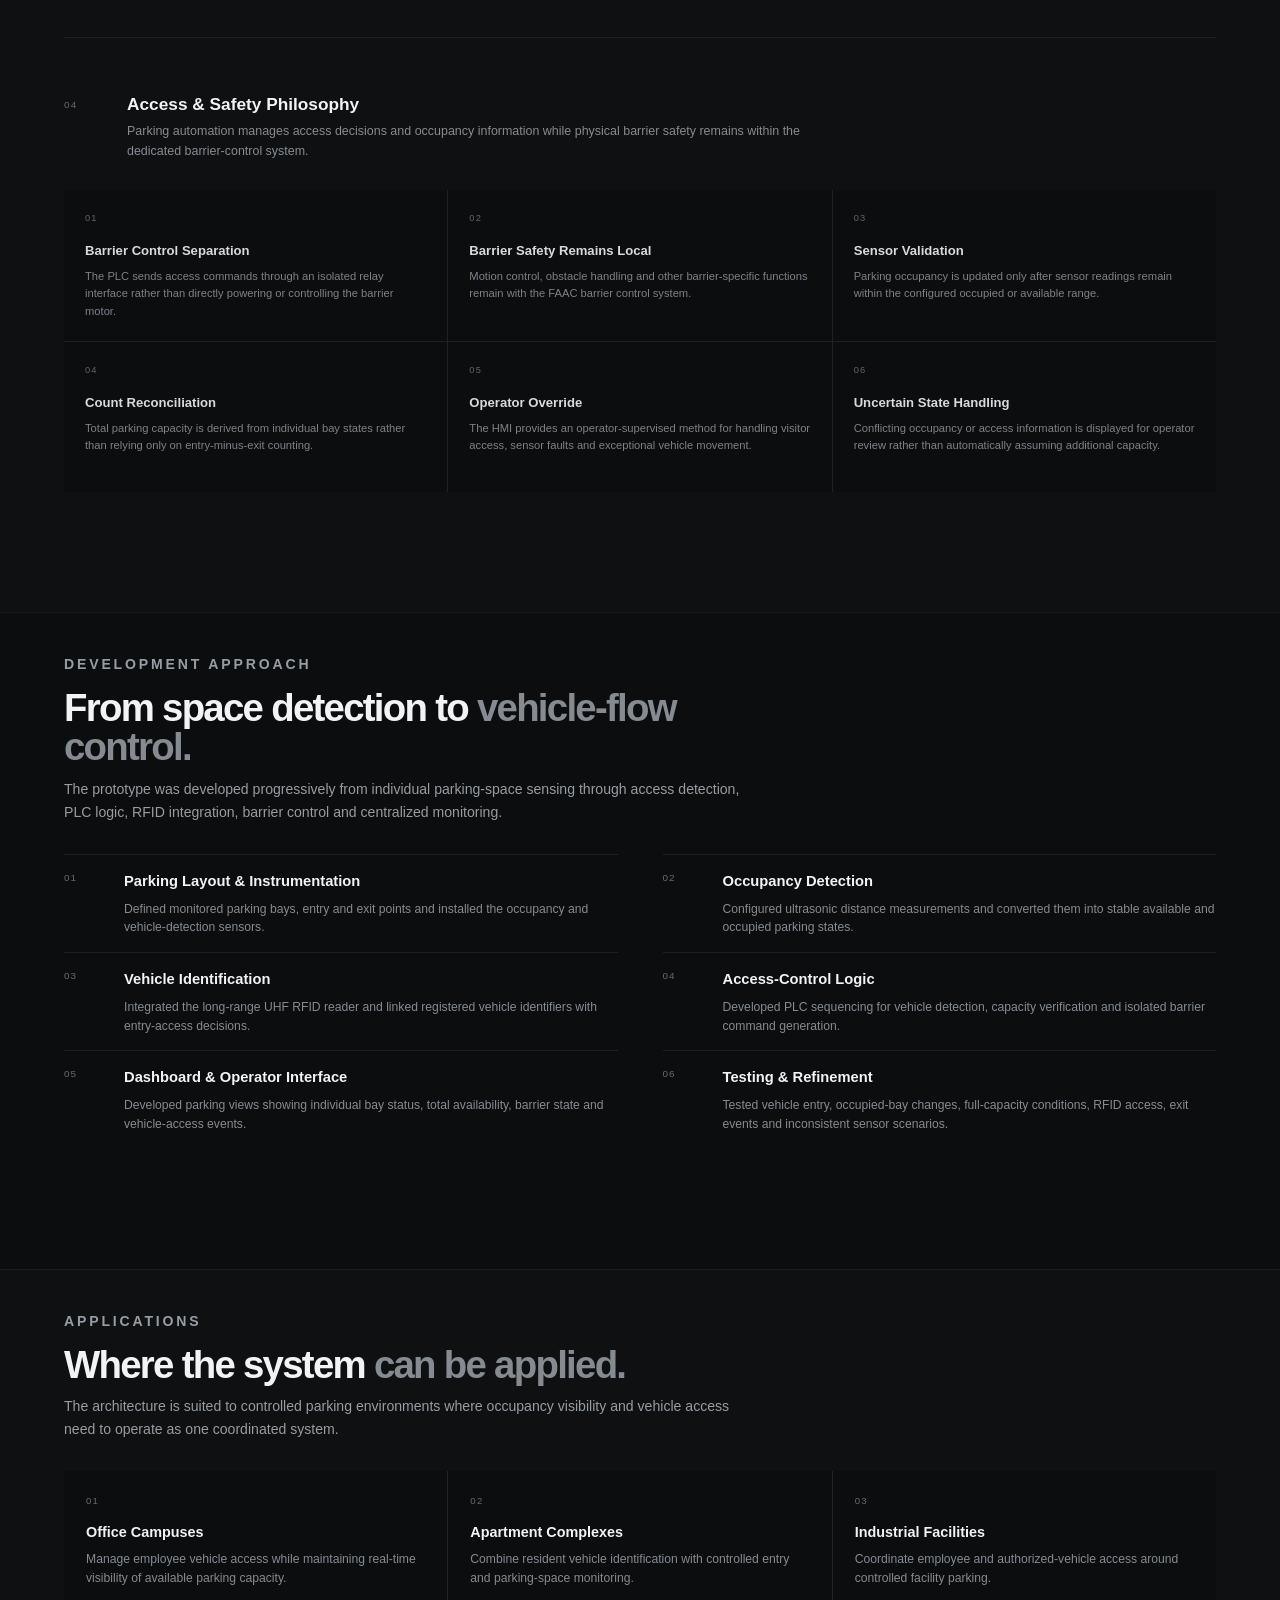
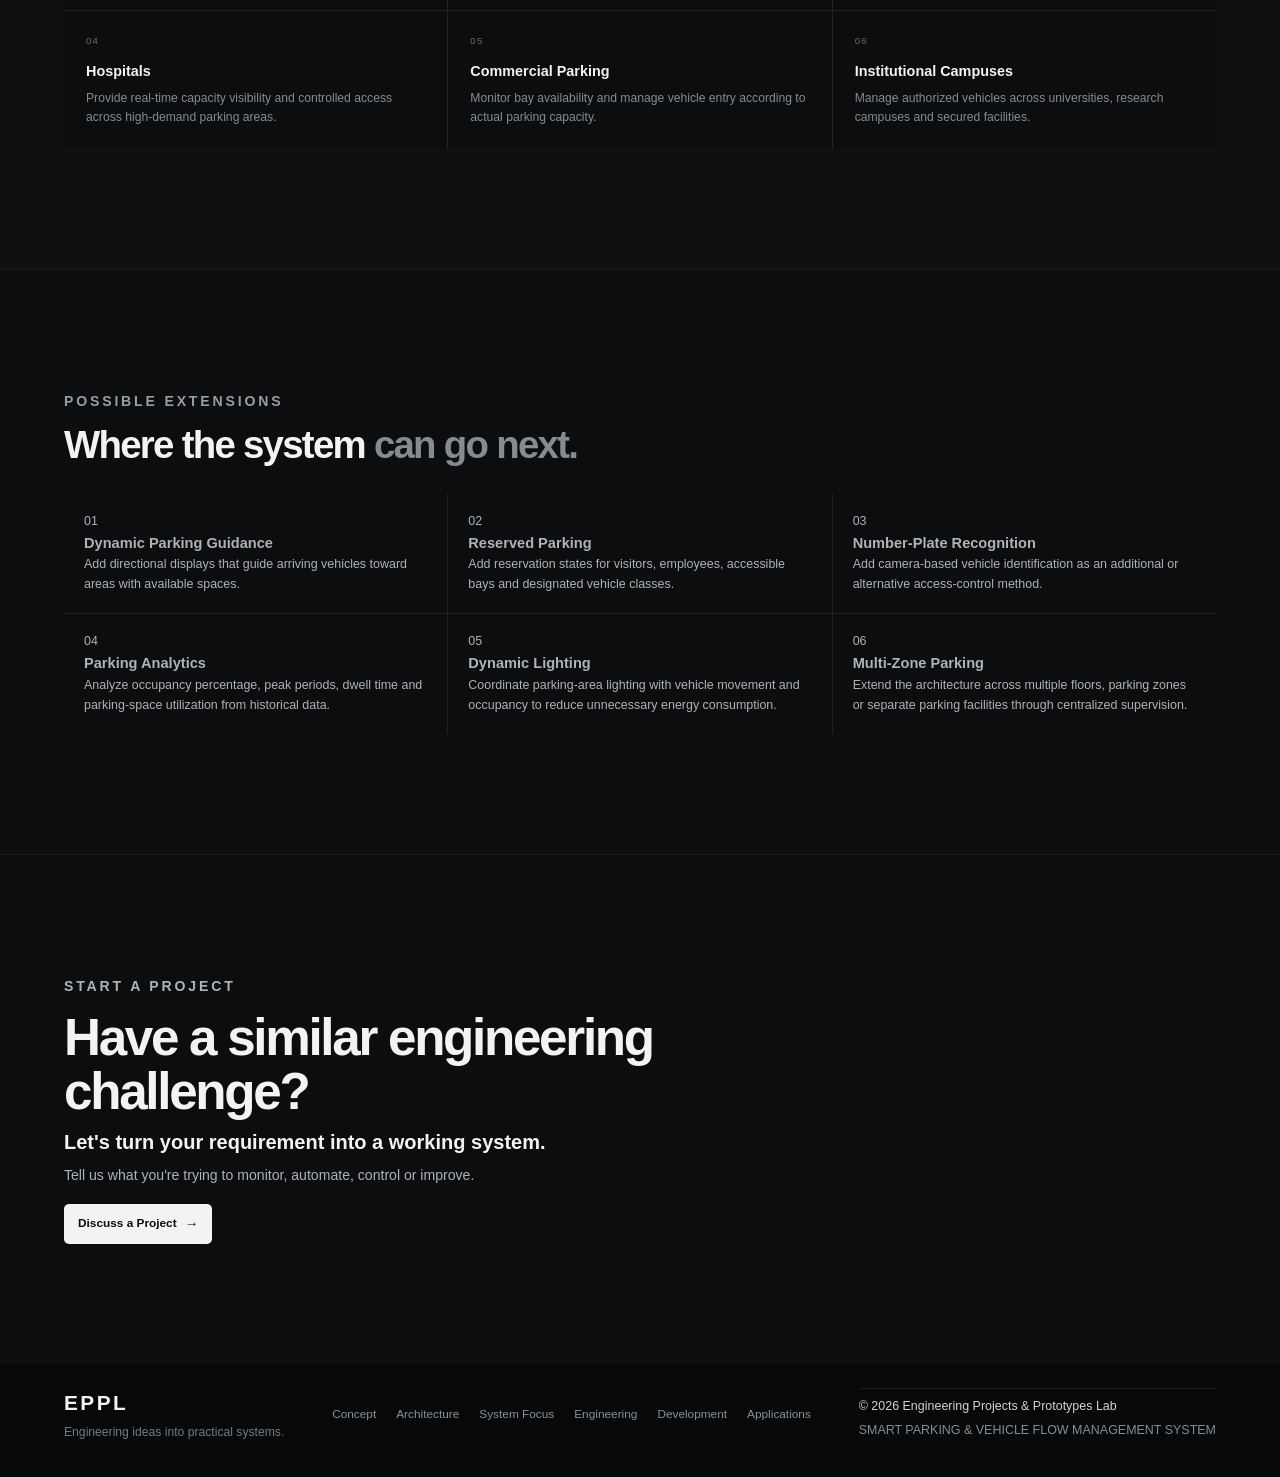
<file: projects/smart-parking-vehicle-flow.html>
<!DOCTYPE html>
<html lang="en">

<head>
    <meta charset="UTF-8">
    <meta name="viewport" content="width=device-width, initial-scale=1.0">

    <meta name="description"
        content="Smart Parking & Vehicle Flow Management System — an engineered prototype for monitoring parking-space occupancy, managing vehicle entry and exit, controlling access and providing real-time parking availability.">

    <title>
        Smart Parking & Vehicle Flow Management System |
        Engineering Projects & Prototypes Lab
    </title>

    <link rel="stylesheet" href="../style.css">
    <link rel="stylesheet" href="../project-detail.css">
</head>

<body class="project-detail-page">

    <!-- ========================================
         NAVIGATION
    ======================================== -->
<header class="navbar">

    <div class="container nav-container">

        <!-- LOGO -->
        <a href="../index.html" class="logo">
            EPPL
        </a>


        <!-- NAV LINKS -->
        <nav class="nav-links" id="navMenu">

            <a href="#concept">
                Concept
            </a>

            <a href="#architecture">
                Architecture
            </a>

            <a href="#analysis">
                System Focus
            </a>

            <a href="#engineering">
                Engineering
            </a>

            <a href="#development">
                Development
            </a>

            <a href="#applications">
                Applications
            </a>


            <!-- MOBILE BUTTON -->
            <a href="../index.html#contact"
               class="nav-button mobile-nav-button">

                Discuss a Project

            </a>

        </nav>


        <!-- DESKTOP BUTTON -->
        <a href="../index.html#contact"
           class="nav-button desktop-nav-button">

            Discuss a Project

        </a>


        <!-- HAMBURGER -->
        <button
            class="nav-toggle"
            id="navToggle"
            aria-label="Open navigation"
            aria-expanded="false">

            <span></span>
            <span></span>
            <span></span>

        </button>

    </div>

</header>


    <main>

        <!-- ========================================
             PROJECT HERO
        ======================================== -->

        <section class="project-detail-hero">

             <!-- BACKGROUND IMAGE -->
            <div class="project-hero-bg" style="background-image: url('../assets/images/project-05.jpg');">
            </div>

            <!-- DARK OVERLAY -->
            <div class="project-hero-overlay"></div>

            <div class="container">

                <div class="project-detail-meta">

                    <span class="eyebrow">
                        PROJECT 05
                    </span>

                    <span class="project-status-label">
                        ENGINEERED PROTOTYPE
                    </span>

                </div>


                <h1>
                    Smart Parking
                    <span>& Vehicle Flow Management</span>
                </h1>


                <div class="project-detail-tags">

                    <span>Smart Infrastructure</span>
                    <span>Vehicle Access</span>
                    <span>Parking Automation</span>

                </div>


                <p class="project-detail-intro">
                    An intelligent parking-management system developed to
                    detect parking-space occupancy, identify approaching
                    vehicles, manage entry and exit access and maintain
                    real-time visibility of available parking capacity.
                </p>


                <a href="../index.html#projects" class="project-back-link">
                    ← Back to Projects
                </a>

            </div>

        </section>


        <!-- ========================================
             THE CHALLENGE
        ======================================== -->

        <section class="project-detail-section challenge-section">

            <div class="container">

                <div class="project-section-heading">

                    <p class="eyebrow">
                        THE CHALLENGE
                    </p>

                    <h2>
                        Managing more than
                        <span>empty spaces.</span>
                    </h2>

                </div>


                <div class="project-text-block">

                    <p>
                        Parking congestion is not created only by a shortage
                        of spaces. Vehicles entering without knowing current
                        availability, queues forming at access points and
                        inefficient movement within the parking area can all
                        reduce the effectiveness of the available capacity.
                    </p>

                    <p>
                        A basic parking sensor can indicate whether one space
                        is occupied, but that information becomes significantly
                        more useful when it is connected to the entry gate,
                        vehicle-identification system and overall parking count.
                    </p>

                    <p>
                        This project combines occupancy detection, vehicle
                        identification, access control and parking-capacity
                        tracking into one coordinated system that manages both
                        individual spaces and vehicle movement.
                    </p>

                </div>


                <div class="engineering-flow">

                    <div class="engineering-flow-item">

                        <span class="flow-number">
                            01
                        </span>

                        <h3>
                            Detect
                        </h3>

                        <p>
                            Identify parking-space occupancy and
                            vehicles approaching entry or exit points.
                        </p>

                    </div>


                    <div class="engineering-flow-arrow">
                        →
                    </div>


                    <div class="engineering-flow-item">

                        <span class="flow-number">
                            02
                        </span>

                        <h3>
                            Identify
                        </h3>

                        <p>
                            Read vehicle credentials and determine
                            whether access is authorized.
                        </p>

                    </div>


                    <div class="engineering-flow-arrow">
                        →
                    </div>


                    <div class="engineering-flow-item">

                        <span class="flow-number">
                            03
                        </span>

                        <h3>
                            Evaluate
                        </h3>

                        <p>
                            Compare vehicle requests with real-time
                            parking availability.
                        </p>

                    </div>


                    <div class="engineering-flow-arrow">
                        →
                    </div>


                    <div class="engineering-flow-item">

                        <span class="flow-number">
                            04
                        </span>

                        <h3>
                            Manage
                        </h3>

                        <p>
                            Control access, update occupancy and
                            direct vehicles according to capacity.
                        </p>

                    </div>

                </div>

            </div>

        </section>


        <!-- ========================================
             THE CONCEPT
        ======================================== -->

        <section id="concept" class="project-detail-section concept-section">

            <div class="container">

                <div class="project-section-heading">

                    <p class="eyebrow">
                        THE CONCEPT
                    </p>

                    <h2>
                        From parking detection to
                        <span>vehicle-flow management.</span>
                    </h2>

                </div>


                <div class="project-text-block">

                    <p>
                        Each monitored parking bay is equipped with an
                        ultrasonic sensor that detects whether a vehicle is
                        present. These individual states are combined to
                        maintain the total number of available spaces.
                    </p>

                    <p>
                        At the entrance, a vehicle-detection sensor identifies
                        an arriving vehicle while the UHF RFID reader obtains
                        its access credential. The system verifies both vehicle
                        authorization and current parking capacity before an
                        entry command is issued.
                    </p>

                    <p>
                        Entry and exit events are combined with individual
                        parking-space measurements so that the system maintains
                        an up-to-date view of parking usage, access activity
                        and available capacity.
                    </p>

                </div>


                <div class="concept-flow">

                    <div class="concept-stage">

                        <span class="concept-stage-number">
                            01
                        </span>

                        <h3>
                            SENSE
                        </h3>

                        <p>
                            Detect vehicles, parking occupancy
                            and access-point activity.
                        </p>

                    </div>


                    <div class="concept-stage">

                        <span class="concept-stage-number">
                            02
                        </span>

                        <h3>
                            VERIFY
                        </h3>

                        <p>
                            Confirm vehicle identity and
                            available parking capacity.
                        </p>

                    </div>


                    <div class="concept-stage">

                        <span class="concept-stage-number">
                            03
                        </span>

                        <h3>
                            DIRECT
                        </h3>

                        <p>
                            Grant access and communicate
                            current parking availability.
                        </p>

                    </div>


                    <div class="concept-stage">

                        <span class="concept-stage-number">
                            04
                        </span>

                        <h3>
                            UPDATE
                        </h3>

                        <p>
                            Synchronize individual bay state
                            with the overall facility count.
                        </p>

                    </div>

                </div>

            </div>

        </section>


        <!-- ========================================
             SYSTEM ARCHITECTURE
        ======================================== -->

        <section id="architecture" class="project-detail-section architecture-section">

            <div class="container">

                <div class="project-section-heading">

                    <p class="eyebrow">
                        SYSTEM ARCHITECTURE
                    </p>

                    <h2>
                        How the system
                        <span>works.</span>
                    </h2>

                </div>


                <div class="architecture-diagram">

                    <!-- PARKING AREA -->

                    <div class="architecture-block architecture-environment">

                        <span class="architecture-block-title">
                            PARKING AREA
                        </span>

                        <div class="architecture-items">
                            <span>Parking Bays</span>
                            <span>Entry / Exit Lane</span>
                        </div>

                    </div>


                    <div class="architecture-connector"></div>


                    <!-- SENSING -->

                    <div class="architecture-block">

                        <span class="architecture-block-title">
                            VEHICLE SENSING
                        </span>

                        <div class="architecture-items">
                            <span>Bay Occupancy</span>
                            <span>Entry Detection</span>
                            <span>Exit Detection</span>
                        </div>

                    </div>


                    <div class="architecture-connector"></div>


                    <!-- CONTROL -->

                    <div class="architecture-block architecture-core">

                        <span class="architecture-block-title">
                            PARKING CONTROL
                        </span>

                        <div class="architecture-items">
                            <span>Capacity Logic</span>
                            <span>RFID Verification</span>
                            <span>Vehicle State</span>
                        </div>

                    </div>


                    <div class="architecture-connector"></div>


                    <!-- ACCESS -->

                    <div class="architecture-block">

                        <span class="architecture-block-title">
                            ACCESS MANAGEMENT
                        </span>

                        <div class="architecture-items">
                            <span>Barrier Control</span>
                            <span>Entry / Exit</span>
                            <span>Operator Override</span>
                        </div>

                    </div>


                    <div class="architecture-connector"></div>


                    <!-- OUTPUT -->

                    <div class="architecture-block architecture-output">

                        <span class="architecture-block-title">
                            PARKING VIEW
                        </span>

                        <div class="architecture-items">
                            <span>Availability</span>
                            <span>Occupancy</span>
                            <span>Vehicle Events</span>
                        </div>

                    </div>

                </div>

            </div>

        </section>


        <!-- ========================================
             SYSTEM FOCUS
        ======================================== -->

        <section id="analysis" class="project-detail-section monitoring-section">

            <div class="container">

                <div class="project-section-heading">

                    <p class="eyebrow">
                        SYSTEM FOCUS
                    </p>

                    <h2>
                        What the system
                        <span>manages.</span>
                    </h2>

                    <p>
                        Individual bay measurements, access-point activity
                        and vehicle events are combined into a single
                        parking-management state.
                    </p>

                </div>


                <div class="monitoring-grid">

                    <article class="monitoring-item">

                        <span class="monitoring-number">
                            01
                        </span>

                        <h3>
                            Parking Occupancy
                        </h3>

                        <p>
                            Tracks whether each monitored parking bay
                            is available or occupied.
                        </p>

                    </article>


                    <article class="monitoring-item">

                        <span class="monitoring-number">
                            02
                        </span>

                        <h3>
                            Available Capacity
                        </h3>

                        <p>
                            Calculates total available parking capacity
                            from individual bay states and facility limits.
                        </p>

                    </article>


                    <article class="monitoring-item">

                        <span class="monitoring-number">
                            03
                        </span>

                        <h3>
                            Vehicle Access
                        </h3>

                        <p>
                            Tracks arriving vehicles, RFID authorization,
                            barrier state and completed entry or exit events.
                        </p>

                    </article>


                    <article class="monitoring-item">

                        <span class="monitoring-number">
                            04
                        </span>

                        <h3>
                            Vehicle Flow
                        </h3>

                        <p>
                            Monitors movement through the access points
                            and identifies capacity or entry conditions
                            that can contribute to unnecessary queuing.
                        </p>

                    </article>

                </div>

            </div>

        </section>


        <!-- ========================================
             ENGINEERING
        ======================================== -->

        <section id="engineering" class="project-detail-section engineering-build-section">

            <div class="container">


                <!-- ========================================
                     ENGINEERING BUILD
                ======================================== -->

                <div class="project-section-heading">

                    <p class="eyebrow">
                        ENGINEERING BUILD
                    </p>

                    <h2>
                        Hardware behind the
                        <span>parking-management system.</span>
                    </h2>

                    <p>
                        The prototype combines industrial ultrasonic sensing,
                        vehicle detection, long-range RFID identification,
                        PLC-based access logic and edge data processing to
                        coordinate parking occupancy and vehicle movement.
                    </p>

                </div>

                <div class="engineering-table-wrapper">

                    <table class="engineering-table">

                        <thead>
                            <tr>
                                <th>FUNCTION</th>
                                <th>HARDWARE</th>
                                <th>PURPOSE</th>
                            </tr>
                        </thead>

                        <tbody>

                            <tr>
                                <td>Main Controller</td>

                                <td>
                                    ESP32-DevKitC V4
                                </td>

                                <td>
                                    Executes parking occupancy,
                                    access and barrier-control logic.
                                </td>
                            </tr>

                            <tr>
                                <td>Parking Bay Detection</td>

                                <td>
                                    HC-SR04 Ultrasonic Sensors
                                </td>

                                <td>
                                    Determines whether individual
                                    prototype parking bays are occupied.
                                </td>
                            </tr>

                            <tr>
                                <td>Vehicle Identification</td>

                                <td>
                                    MFRC522 RFID Reader
                                    + RFID Tags
                                </td>

                                <td>
                                    Identifies registered vehicles
                                    requesting parking access.
                                </td>
                            </tr>

                            <tr>
                                <td>Entry Detection</td>

                                <td>
                                    IR Break-Beam Sensor
                                </td>

                                <td>
                                    Detects a vehicle arriving at
                                    the entry checkpoint.
                                </td>
                            </tr>

                            <tr>
                                <td>Exit Detection</td>

                                <td>
                                    IR Break-Beam Sensor
                                </td>

                                <td>
                                    Confirms vehicle movement through
                                    the prototype exit.
                                </td>
                            </tr>

                            <tr>
                                <td>Barrier Mechanism</td>

                                <td>
                                    MG996R Servo Motor
                                    + Model Barrier Arm
                                </td>

                                <td>
                                    Demonstrates controlled parking
                                    entry and exit.
                                </td>
                            </tr>

                            <tr>
                                <td>Central Monitoring</td>

                                <td>
                                    Raspberry Pi 4 Model B
                                </td>

                                <td>
                                    Records parking occupancy,
                                    capacity and access events.
                                </td>
                            </tr>

                        </tbody>

                    </table>

                </div>

                <!-- ========================================
                     ENGINEERING SUBSECTION 01
                     PARKING ARRANGEMENT
                ======================================== -->

                <div class="engineering-subsection">

                    <div class="engineering-subsection-heading">

                        <span class="engineering-subsection-number">
                            01
                        </span>

                        <div>

                            <h3>
                                Parking Monitoring & Access Arrangement
                            </h3>

                            <p>
                                The parking area combines individual bay
                                sensing with dedicated vehicle-entry and
                                exit checkpoints controlled from a common
                                parking-management system.
                            </p>

                        </div>

                    </div>


                    <!-- ========================================
     SMART PARKING SYSTEM TOPOLOGY
======================================== -->

                    <div class="system-topology parking-topology">

                        <!-- LEGEND -->

                        <div class="topology-legend">

                            <div class="legend-item">
                                <span class="legend-line physical-line"></span>
                                <span>Vehicle Movement</span>
                            </div>

                            <div class="legend-item">
                                <span class="legend-line data-line"></span>
                                <span>Control / Data Flow</span>
                            </div>

                        </div>



                        <!-- ========================================
         PARKING LAYOUT
    ======================================== -->

                        <div class="topology-section">

                            <div class="topology-section-label">
                                PHYSICAL PARKING LAYOUT
                            </div>

                            <div class="parking-layout-map">


                                <!-- ENTRY -->

                                <div class="parking-side-node">

                                    <span class="topology-kicker">
                                        ENTRY GATE
                                    </span>

                                    <strong>
                                        Vehicle Entry
                                    </strong>

                                    <small>
                                        IDLR12 V2 reader + FAAC B614 barrier
                                    </small>

                                </div>



                                <!-- PARKING CORE -->

                                <div class="parking-core">

                                    <div class="parking-bay-row">

                                        <div class="parking-bay occupied">
                                            <span>BAY 01</span>
                                            <strong>Occupied</strong>
                                            <small>Q45U Sensor</small>
                                        </div>

                                        <div class="parking-bay available">
                                            <span>BAY 02</span>
                                            <strong>Available</strong>
                                            <small>Q45U Sensor</small>
                                        </div>

                                        <div class="parking-bay occupied">
                                            <span>BAY 03</span>
                                            <strong>Occupied</strong>
                                            <small>Q45U Sensor</small>
                                        </div>

                                        <div class="parking-bay available">
                                            <span>BAY 04</span>
                                            <strong>Available</strong>
                                            <small>Q45U Sensor</small>
                                        </div>

                                    </div>


                                    <div class="parking-lane">

                                        <span class="lane-flow">
                                            ENTRY
                                        </span>

                                        <div class="lane-line"></div>

                                        <span class="lane-arrow">
                                            →
                                        </span>

                                        <div class="lane-line"></div>

                                        <span class="lane-flow">
                                            INTERNAL FLOW
                                        </span>

                                        <div class="lane-line"></div>

                                        <span class="lane-arrow">
                                            →
                                        </span>

                                        <div class="lane-line"></div>

                                        <span class="lane-flow">
                                            EXIT
                                        </span>

                                    </div>


                                    <div class="parking-bay-row">

                                        <div class="parking-bay available">
                                            <span>BAY 05</span>
                                            <strong>Available</strong>
                                            <small>Q45U Sensor</small>
                                        </div>

                                        <div class="parking-bay occupied">
                                            <span>BAY 06</span>
                                            <strong>Occupied</strong>
                                            <small>Q45U Sensor</small>
                                        </div>

                                        <div class="parking-bay available">
                                            <span>BAY 07</span>
                                            <strong>Available</strong>
                                            <small>Q45U Sensor</small>
                                        </div>

                                        <div class="parking-bay future-bay">
                                            <span>BAY N</span>
                                            <strong>Scalable</strong>
                                            <small>Additional monitored bays</small>
                                        </div>

                                    </div>

                                </div>



                                <!-- EXIT -->

                                <div class="parking-side-node">

                                    <span class="topology-kicker">
                                        EXIT GATE
                                    </span>

                                    <strong>
                                        Vehicle Exit
                                    </strong>

                                    <small>
                                        Exit barrier + flow confirmation
                                    </small>

                                </div>

                            </div>

                        </div>



                        <!-- ========================================
         FIELD INPUTS
    ======================================== -->

                        <div class="topology-downlink">

                            <span>
                                FIELD EVENTS
                            </span>

                            <div class="topology-downlink-line"></div>

                            <small>
                                Entry authentication · Bay occupancy · Exit events
                            </small>

                        </div>


                        <div class="topology-section">

                            <div class="topology-section-label">
                                FIELD INPUTS & CONTROL
                            </div>

                            <div class="parking-input-grid">

                                <div class="parking-input-card">

                                    <span>
                                        ACCESS INPUT
                                    </span>

                                    <strong>
                                        IDLR12 V2
                                    </strong>

                                    <small>
                                        Entry identification and access request
                                    </small>

                                </div>

                                <div class="parking-input-card">

                                    <span>
                                        OCCUPANCY INPUT
                                    </span>

                                    <strong>
                                        Q45U Sensors
                                    </strong>

                                    <small>
                                        Bay occupancy status from each monitored parking slot
                                    </small>

                                </div>

                                <div class="parking-input-card">

                                    <span>
                                        FLOW / ACTUATION
                                    </span>

                                    <strong>
                                        FAAC B614
                                    </strong>

                                    <small>
                                        Barrier action and vehicle movement control
                                    </small>

                                </div>

                            </div>

                        </div>



                        <!-- ========================================
         CONTROLLER + MONITORING
    ======================================== -->

                        <div class="topology-downlink">

                            <span>
                                CONTROL DECISIONS & STATUS DATA
                            </span>

                            <div class="topology-downlink-line"></div>

                        </div>


                        <div class="topology-section">

                            <div class="topology-section-label">
                                CENTRAL LOGIC & MONITORING
                            </div>

                            <div class="parking-control-row">

                                <div class="control-block">

                                    <span>
                                        PARKING CONTROLLER
                                    </span>

                                    <strong>
                                        SIMATIC S7-1200 CPU 1212C
                                    </strong>

                                    <small>
                                        Access logic, bay-status aggregation, entry / exit interlocking and gate control
                                    </small>

                                </div>

                                <div class="control-arrow">
                                    →
                                </div>

                                <div class="control-block">

                                    <span>
                                        MONITORING PLATFORM
                                    </span>

                                    <strong>
                                        Raspberry Pi 4 + Web Dashboard
                                    </strong>

                                    <small>
                                        Space availability, occupancy summary, entry logs, exit events and historical
                                        status
                                    </small>

                                </div>

                            </div>

                        </div>



                        <!-- ========================================
         SYSTEM FUNCTIONS
    ======================================== -->

                        <div class="topology-downlink">

                            <span>
                                OPERATIONAL OUTPUTS
                            </span>

                            <div class="topology-downlink-line"></div>

                        </div>


                        <div class="topology-section">

                            <div class="topology-section-label">
                                SYSTEM FUNCTIONS
                            </div>

                            <div class="parking-functions-grid">

                                <div class="parking-function-card">
                                    <span>01</span>
                                    <strong>Parking Bay Tracking</strong>
                                    <small>
                                        Live occupied / available state for monitored bays
                                    </small>
                                </div>

                                <div class="parking-function-card">
                                    <span>02</span>
                                    <strong>Vehicle Access Management</strong>
                                    <small>
                                        Entry authorization and controlled barrier actuation
                                    </small>
                                </div>

                                <div class="parking-function-card">
                                    <span>03</span>
                                    <strong>Vehicle Flow Control</strong>
                                    <small>
                                        Managed movement through entry and exit points
                                    </small>
                                </div>

                                <div class="parking-function-card">
                                    <span>04</span>
                                    <strong>Availability Display</strong>
                                    <small>
                                        Dashboard view of parking capacity and bay utilization
                                    </small>
                                </div>

                            </div>

                        </div>



                        <!-- ========================================
         NOTE
    ======================================== -->

                        <div class="topology-note">

                            <strong>
                                System Principle
                            </strong>

                            <p>
                                The parking controller manages access logic and parking-state decisions,
                                while the monitoring platform records bay availability, entry / exit activity
                                and overall parking utilization for operator visibility.
                            </p>

                        </div>

                    </div>

                    <!-- ========================================
                     ENGINEERING SUBSECTION 02
                     PARKING STATE MODEL
                ======================================== -->

                    <div class="engineering-subsection">

                        <div class="engineering-subsection-heading">

                            <span class="engineering-subsection-number">
                                02
                            </span>

                            <div>

                                <h3>
                                    Parking & Access State Model
                                </h3>

                                <p>
                                    Parking availability and access conditions
                                    are converted into operating states so entry
                                    decisions are based on both vehicle identity
                                    and actual facility capacity.
                                </p>

                            </div>

                        </div>


                        <div class="priority-table-wrapper">

                            <table class="priority-table">

                                <thead>

                                    <tr>
                                        <th>STATE</th>
                                        <th>PARKING CONDITION</th>
                                        <th>SYSTEM BEHAVIOUR</th>
                                    </tr>

                                </thead>


                                <tbody>

                                    <tr>

                                        <td>
                                            <span class="priority-code">
                                                S0
                                            </span>
                                        </td>

                                        <td>
                                            Available
                                        </td>

                                        <td>
                                            Parking spaces are available and the
                                            system accepts authorized vehicle
                                            entry requests.
                                        </td>

                                    </tr>


                                    <tr>

                                        <td>
                                            <span class="priority-code">
                                                S1
                                            </span>
                                        </td>

                                        <td>
                                            Entry Requested
                                        </td>

                                        <td>
                                            A vehicle has been detected at the
                                            entrance and its RFID credential
                                            and facility capacity are evaluated.
                                        </td>

                                    </tr>


                                    <tr>

                                        <td>
                                            <span class="priority-code">
                                                S2
                                            </span>
                                        </td>

                                        <td>
                                            Access Granted
                                        </td>

                                        <td>
                                            Vehicle authorization and parking
                                            capacity are valid, allowing the
                                            barrier opening request to be issued.
                                        </td>

                                    </tr>


                                    <tr>

                                        <td>
                                            <span class="priority-code">
                                                S3
                                            </span>
                                        </td>

                                        <td>
                                            Full / Restricted
                                        </td>

                                        <td>
                                            Normal entry is prevented when
                                            calculated capacity reaches zero or
                                            when the access request is not valid.
                                        </td>

                                    </tr>

                                </tbody>

                            </table>

                        </div>

                    </div>


                    <!-- ========================================
                     ENGINEERING SUBSECTION 03
                     FLOW MANAGEMENT LOGIC
                ======================================== -->

                    <div class="engineering-subsection">

                        <div class="engineering-subsection-heading">

                            <span class="engineering-subsection-number">
                                03
                            </span>

                            <div>

                                <h3>
                                    Vehicle Flow Management Logic
                                </h3>

                                <p>
                                    Entry decisions are based on vehicle detection,
                                    identity and live parking availability rather
                                    than operating the access barrier independently.
                                </p>

                            </div>

                        </div>


                        <div class="control-logic-diagram">


                            <div class="logic-block">

                                <span>
                                    01
                                </span>

                                <strong>
                                    Detect Vehicle
                                </strong>

                                <p>
                                    Entry sensor detects a vehicle
                                    approaching the access point.
                                </p>

                            </div>


                            <div class="logic-arrow">
                                →
                            </div>


                            <div class="logic-block">

                                <span>
                                    02
                                </span>

                                <strong>
                                    Read Credential
                                </strong>

                                <p>
                                    UHF reader retrieves the vehicle's
                                    registered RFID identifier.
                                </p>

                            </div>


                            <div class="logic-arrow">
                                →
                            </div>


                            <div class="logic-block logic-decision">

                                <span>
                                    03
                                </span>

                                <strong>
                                    Capacity Available?
                                </strong>

                                <p>
                                    Compare occupied bays with the configured
                                    parking capacity.
                                </p>

                            </div>


                            <div class="logic-arrow">
                                →
                            </div>


                            <div class="logic-block">

                                <span>
                                    04
                                </span>

                                <strong>
                                    Grant Access
                                </strong>

                                <p>
                                    Issue an entry request to the barrier
                                    when authorization conditions are valid.
                                </p>

                            </div>


                            <div class="logic-arrow">
                                →
                            </div>


                            <div class="logic-block">

                                <span>
                                    05
                                </span>

                                <strong>
                                    Update Occupancy
                                </strong>

                                <p>
                                    Recalculate parking availability from
                                    individual bay-sensor states.
                                </p>

                            </div>


                            <div class="logic-arrow">
                                →
                            </div>


                            <div class="logic-block">

                                <span>
                                    06
                                </span>

                                <strong>
                                    Display Availability
                                </strong>

                                <p>
                                    Update operator and dashboard views with
                                    occupancy and vehicle-event information.
                                </p>

                            </div>

                        </div>

                    </div>


                    <!-- ========================================
                     ENGINEERING SUBSECTION 04
                     CONTROL & SAFETY PHILOSOPHY
                ======================================== -->

                    <div class="engineering-subsection safety-subsection">

                        <div class="engineering-subsection-heading">

                            <span class="engineering-subsection-number">
                                04
                            </span>

                            <div>

                                <h3>
                                    Access & Safety Philosophy
                                </h3>

                                <p>
                                    Parking automation manages access decisions
                                    and occupancy information while physical
                                    barrier safety remains within the dedicated
                                    barrier-control system.
                                </p>

                            </div>

                        </div>


                        <div class="safety-grid">


                            <article class="safety-item">

                                <span>
                                    01
                                </span>

                                <h4>
                                    Barrier Control Separation
                                </h4>

                                <p>
                                    The PLC sends access commands through an
                                    isolated relay interface rather than directly
                                    powering or controlling the barrier motor.
                                </p>

                            </article>


                            <article class="safety-item">

                                <span>
                                    02
                                </span>

                                <h4>
                                    Barrier Safety Remains Local
                                </h4>

                                <p>
                                    Motion control, obstacle handling and other
                                    barrier-specific functions remain with the
                                    FAAC barrier control system.
                                </p>

                            </article>


                            <article class="safety-item">

                                <span>
                                    03
                                </span>

                                <h4>
                                    Sensor Validation
                                </h4>

                                <p>
                                    Parking occupancy is updated only after
                                    sensor readings remain within the configured
                                    occupied or available range.
                                </p>

                            </article>


                            <article class="safety-item">

                                <span>
                                    04
                                </span>

                                <h4>
                                    Count Reconciliation
                                </h4>

                                <p>
                                    Total parking capacity is derived from
                                    individual bay states rather than relying
                                    only on entry-minus-exit counting.
                                </p>

                            </article>


                            <article class="safety-item">

                                <span>
                                    05
                                </span>

                                <h4>
                                    Operator Override
                                </h4>

                                <p>
                                    The HMI provides an operator-supervised
                                    method for handling visitor access, sensor
                                    faults and exceptional vehicle movement.
                                </p>

                            </article>


                            <article class="safety-item">

                                <span>
                                    06
                                </span>

                                <h4>
                                    Uncertain State Handling
                                </h4>

                                <p>
                                    Conflicting occupancy or access information
                                    is displayed for operator review rather than
                                    automatically assuming additional capacity.
                                </p>

                            </article>

                        </div>

                    </div>

                </div>

        </section>


        <!-- ========================================
             DEVELOPMENT APPROACH
        ======================================== -->

        <section id="development" class="project-detail-section development-section">

            <div class="container">

                <div class="project-section-heading">

                    <p class="eyebrow">
                        DEVELOPMENT APPROACH
                    </p>

                    <h2>
                        From space detection to
                        <span>vehicle-flow control.</span>
                    </h2>

                    <p>
                        The prototype was developed progressively from
                        individual parking-space sensing through access
                        detection, PLC logic, RFID integration, barrier
                        control and centralized monitoring.
                    </p>

                </div>


                <div class="development-list">

                    <article class="development-step">

                        <span class="development-number">
                            01
                        </span>

                        <div>

                            <h3>
                                Parking Layout & Instrumentation
                            </h3>

                            <p>
                                Defined monitored parking bays, entry and
                                exit points and installed the occupancy and
                                vehicle-detection sensors.
                            </p>

                        </div>

                    </article>


                    <article class="development-step">

                        <span class="development-number">
                            02
                        </span>

                        <div>

                            <h3>
                                Occupancy Detection
                            </h3>

                            <p>
                                Configured ultrasonic distance measurements
                                and converted them into stable available
                                and occupied parking states.
                            </p>

                        </div>

                    </article>


                    <article class="development-step">

                        <span class="development-number">
                            03
                        </span>

                        <div>

                            <h3>
                                Vehicle Identification
                            </h3>

                            <p>
                                Integrated the long-range UHF RFID reader
                                and linked registered vehicle identifiers
                                with entry-access decisions.
                            </p>

                        </div>

                    </article>


                    <article class="development-step">

                        <span class="development-number">
                            04
                        </span>

                        <div>

                            <h3>
                                Access-Control Logic
                            </h3>

                            <p>
                                Developed PLC sequencing for vehicle detection,
                                capacity verification and isolated barrier
                                command generation.
                            </p>

                        </div>

                    </article>


                    <article class="development-step">

                        <span class="development-number">
                            05
                        </span>

                        <div>

                            <h3>
                                Dashboard & Operator Interface
                            </h3>

                            <p>
                                Developed parking views showing individual
                                bay status, total availability, barrier state
                                and vehicle-access events.
                            </p>

                        </div>

                    </article>


                    <article class="development-step">

                        <span class="development-number">
                            06
                        </span>

                        <div>

                            <h3>
                                Testing & Refinement
                            </h3>

                            <p>
                                Tested vehicle entry, occupied-bay changes,
                                full-capacity conditions, RFID access,
                                exit events and inconsistent sensor scenarios.
                            </p>

                        </div>

                    </article>

                </div>

            </div>

        </section>


        <!-- ========================================
             APPLICATIONS
        ======================================== -->

        <section id="applications" class="project-detail-section applications-section">

            <div class="container">

                <div class="project-section-heading">

                    <p class="eyebrow">
                        APPLICATIONS
                    </p>

                    <h2>
                        Where the system
                        <span>can be applied.</span>
                    </h2>

                    <p>
                        The architecture is suited to controlled parking
                        environments where occupancy visibility and vehicle
                        access need to operate as one coordinated system.
                    </p>

                </div>


                <div class="applications-grid">

                    <article class="application-item">

                        <span>
                            01
                        </span>

                        <h3>
                            Office Campuses
                        </h3>

                        <p>
                            Manage employee vehicle access while maintaining
                            real-time visibility of available parking capacity.
                        </p>

                    </article>


                    <article class="application-item">

                        <span>
                            02
                        </span>

                        <h3>
                            Apartment Complexes
                        </h3>

                        <p>
                            Combine resident vehicle identification with
                            controlled entry and parking-space monitoring.
                        </p>

                    </article>


                    <article class="application-item">

                        <span>
                            03
                        </span>

                        <h3>
                            Industrial Facilities
                        </h3>

                        <p>
                            Coordinate employee and authorized-vehicle
                            access around controlled facility parking.
                        </p>

                    </article>


                    <article class="application-item">

                        <span>
                            04
                        </span>

                        <h3>
                            Hospitals
                        </h3>

                        <p>
                            Provide real-time capacity visibility and
                            controlled access across high-demand parking
                            areas.
                        </p>

                    </article>


                    <article class="application-item">

                        <span>
                            05
                        </span>

                        <h3>
                            Commercial Parking
                        </h3>

                        <p>
                            Monitor bay availability and manage vehicle
                            entry according to actual parking capacity.
                        </p>

                    </article>


                    <article class="application-item">

                        <span>
                            06
                        </span>

                        <h3>
                            Institutional Campuses
                        </h3>

                        <p>
                            Manage authorized vehicles across universities,
                            research campuses and secured facilities.
                        </p>

                    </article>

                </div>

            </div>

        </section>


        <!-- ========================================
             POSSIBLE EXTENSIONS
        ======================================== -->

        <section class="project-detail-section extensions-section">

            <div class="container">

                <div class="project-section-heading">

                    <p class="eyebrow">
                        POSSIBLE EXTENSIONS
                    </p>

                    <h2>
                        Where the system
                        <span>can go next.</span>
                    </h2>

                </div>


                <div class="extensions-grid">

                    <article class="extension-item">

                        <span>
                            01
                        </span>

                        <h3>
                            Dynamic Parking Guidance
                        </h3>

                        <p>
                            Add directional displays that guide arriving
                            vehicles toward areas with available spaces.
                        </p>

                    </article>


                    <article class="extension-item">

                        <span>
                            02
                        </span>

                        <h3>
                            Reserved Parking
                        </h3>

                        <p>
                            Add reservation states for visitors, employees,
                            accessible bays and designated vehicle classes.
                        </p>

                    </article>


                    <article class="extension-item">

                        <span>
                            03
                        </span>

                        <h3>
                            Number-Plate Recognition
                        </h3>

                        <p>
                            Add camera-based vehicle identification as an
                            additional or alternative access-control method.
                        </p>

                    </article>


                    <article class="extension-item">

                        <span>
                            04
                        </span>

                        <h3>
                            Parking Analytics
                        </h3>

                        <p>
                            Analyze occupancy percentage, peak periods,
                            dwell time and parking-space utilization
                            from historical data.
                        </p>

                    </article>


                    <article class="extension-item">

                        <span>
                            05
                        </span>

                        <h3>
                            Dynamic Lighting
                        </h3>

                        <p>
                            Coordinate parking-area lighting with vehicle
                            movement and occupancy to reduce unnecessary
                            energy consumption.
                        </p>

                    </article>


                    <article class="extension-item">

                        <span>
                            06
                        </span>

                        <h3>
                            Multi-Zone Parking
                        </h3>

                        <p>
                            Extend the architecture across multiple floors,
                            parking zones or separate parking facilities
                            through centralized supervision.
                        </p>

                    </article>

                </div>

            </div>

        </section>


        <!-- ========================================
             PROJECT CTA
        ======================================== -->

        <section class="project-detail-cta">

            <div class="container">

                <div class="project-cta-content">

                    <p class="eyebrow">
                        START A PROJECT
                    </p>

                    <h2>
                        Have a similar
                        engineering challenge?
                    </h2>

                    <h3>
                        Let's turn your requirement
                        into a working system.
                    </h3>

                    <p>
                        Tell us what you're trying to monitor, automate,
                        control or improve.
                    </p>

                    <a href="../index.html#contact" class="footer-cta-button">

                        Discuss a Project

                        <span>
                            →
                        </span>

                    </a>

                </div>

            </div>

        </section>

    </main>


    <!-- ========================================
         FOOTER
    ======================================== -->

    <footer class="footer">

        <div class="container footer-container">

            <div class="footer-brand">

                <span class="logo">
                    EPPL
                </span>

                <p>
                    Engineering ideas into practical systems.
                </p>

            </div>


            <div class="footer-links">

                <a href="#concept">
                    Concept
                </a>

                <a href="#architecture">
                    Architecture
                </a>

                <a href="#analysis">
                    System Focus
                </a>

                <a href="#engineering">
                    Engineering
                </a>

                <a href="#development">
                    Development
                </a>

                <a href="#applications">
                    Applications
                </a>

            </div>


            <div class="footer-bottom">

                <span>
                    © 2026 Engineering Projects & Prototypes Lab
                </span>

                <span>
                    SMART PARKING & VEHICLE FLOW MANAGEMENT SYSTEM
                </span>

            </div>

        </div>

    </footer>

</body>

</html>

<script src="../script.js"></script>
</file>
<file: style.css>
/* =========================================================
   THEME / GLOBAL VARIABLES
   Change colours here to change the overall site theme.
========================================================= */

:root {

    /* -----------------------------------------------------
       CORE BACKGROUNDS
    ----------------------------------------------------- */

    --bg-primary: #0b0d0f;
    --bg-secondary: #0e1114;
    --bg-tertiary: #101419;
    --bg-dark: #070809;


    /* -----------------------------------------------------
       CARDS
    ----------------------------------------------------- */

    --card-bg: rgba(8, 10, 12, 0.70);
    --card-bg-light: rgba(8, 10, 12, 0.62);
    --card-hover: rgba(20, 24, 28, 0.78);


    /* -----------------------------------------------------
       TEXT
    ----------------------------------------------------- */

    --text-primary: #f1f3f4;
    --text-secondary: #aeb3b8;
    --text-muted: #999fa5;
    --text-dim: #777e84;
    --text-faint: #686f76;


    /* -----------------------------------------------------
       BORDERS / LINES
    ----------------------------------------------------- */

    --border-light: rgba(255, 255, 255, 0.08);
    --border-medium: rgba(255, 255, 255, 0.10);
    --border-strong: rgba(255, 255, 255, 0.20);


    /* -----------------------------------------------------
       ATMOSPHERE / BACKGROUND GLOWS
    ----------------------------------------------------- */

    --glow-blue: rgba(45, 70, 95, 0.24);
    --glow-blue-soft: rgba(45, 75, 105, 0.30);

    --glow-steel: rgba(75, 80, 88, 0.24);

    --glow-neutral: rgba(55, 60, 68, 0.20);

    --glow-teal: rgba(25, 75, 68, 0.28);

    --glow-warm: rgba(43, 49, 48, 0.28);


    /* -----------------------------------------------------
       LIGHT CONTACT SECTION
    ----------------------------------------------------- */

    --contact-bg: #f1f3f4;
    --contact-text: #0b0d0f;
    --contact-muted: #62686d;
    --contact-input: #ffffff;
    --contact-border: #d1d5d8;
}


/* =========================================================
   RESET
========================================================= */

* {
    margin: 0;
    padding: 0;
    box-sizing: border-box;
}

html {
    scroll-behavior: smooth;
}

body {
    font-family: Arial, Helvetica, sans-serif;
    background: var(--bg-primary);
    color: var(--text-primary);
    line-height: 1.6;
    overflow-x: hidden;
}

section {
    scroll-margin-top: 75px;
}
#solutions {
    padding-bottom: 55px;
}

#about {
    padding-bottom: 55px;
}

a {
    color: inherit;
    text-decoration: none;
}

button,
input,
select,
textarea {
    font-family: inherit;
}

.container {
    width: min(1180px, 90%);
    margin: 0 auto;
}


/* =========================================================
   NAVBAR
========================================================= */

.navbar {
    position: fixed;
    top: 0;
    left: 0;
    width: 100%;
    z-index: 1000;

    background: rgba(11, 13, 15, 0.85);

    backdrop-filter: blur(14px);

    border-bottom: 1px solid var(--border-light);
}

.nav-container {
    min-height: 76px;

    display: flex;
    align-items: center;
    justify-content: space-between;
}

.logo {
    font-size: 1.3rem;
    font-weight: 800;
    letter-spacing: 0.12em;
}

.nav-links {
    display: flex;
    gap: 30px;
}

.nav-links a {
    font-size: 0.88rem;
    color: #a8adb3;

    transition: color 0.25s ease;
}

.nav-links a:hover {
    color: #ffffff;
}

.nav-button {
    padding: 10px 17px;

    border: 1px solid var(--border-strong);
    border-radius: 5px;

    font-size: 0.82rem;

    transition:
        background 0.25s ease,
        color 0.25s ease;
}

.nav-button:hover {
    background: #ffffff;
    color: var(--bg-primary);
}


/* =========================================================
   HERO
========================================================= */

.hero {
    min-height: 100vh;

    padding-top: 105px;
    padding-bottom: 65px;

    display: flex;
    align-items: center;

    background:
        radial-gradient(
            circle at 78% 42%,
            var(--glow-blue),
            transparent 42%
        ),
        radial-gradient(
            circle at 15% 80%,
            rgba(30, 35, 42, 0.18),
            transparent 40%
        ),
        var(--bg-primary);
}

.hero-container {
    display: grid;

    grid-template-columns: 1.05fr 0.95fr;

    gap: 70px;

    align-items: center;
}

.eyebrow {
    font-size: 0.68rem;
    font-weight: 700;
    letter-spacing: 0.2em;

    color: #8d949b;

    margin-bottom: 18px;
}

.hero h1 {
    max-width: 600px;

    font-size: clamp(3rem, 4.6vw, 5rem);

    line-height: 0.98;

    letter-spacing: -0.05em;

    margin-bottom: 24px;
}

.hero h1 span,
.section-heading h2 span,
.about-section h2 span,
.contact-heading h2 span {
    color: #858b91;
}

.hero-description {
    max-width: 560px;

    font-size: 0.96rem;

    line-height: 1.7;

    color: var(--text-secondary);

    margin-bottom: 28px;
}

.hero-buttons {
    display: flex;

    gap: 12px;

    flex-wrap: wrap;
}

.primary-button,
.secondary-button {
    display: inline-block;

    padding: 12px 20px;

    border-radius: 5px;

    font-size: 0.86rem;
    font-weight: 700;

    transition: 0.3s ease;
}

.primary-button {
    background: var(--text-primary);
    color: var(--bg-primary);
}

.primary-button:hover {
    transform: translateY(-2px);
}

.secondary-button {
    border: 1px solid var(--border-strong);

    color: var(--text-primary);
}

.secondary-button:hover {
    background: rgba(255, 255, 255, 0.06);
}


/* =========================================================
   HERO VISUAL
========================================================= */

.hero-visual {
    width: 100%;
}

.prototype-card {
    min-height: 420px;

    padding: 24px;

    border: 1px solid rgba(255, 255, 255, 0.12);

    border-radius: 10px;

    background:
        linear-gradient(
            145deg,
            #15181b,
            #0d0f11
        );

    position: relative;

    overflow: hidden;
}


/* =========================================================
   CARD TOP
========================================================= */

.card-top {
    position: relative;

    z-index: 5;

    display: flex;

    justify-content: space-between;

    font-size: 0.62rem;

    letter-spacing: 0.15em;

    color: #7f868d;
}

.status {
    color: #b9bec3;
}


/* =========================================================
   ENGINEERING GRID
========================================================= */

.circuit-grid {
    position: absolute;

    inset: 80px 32px 62px;

    border: 1px solid rgba(255, 255, 255, 0.04);

    background-image:
        linear-gradient(
            rgba(255, 255, 255, 0.045) 1px,
            transparent 1px
        ),
        linear-gradient(
            90deg,
            rgba(255, 255, 255, 0.045) 1px,
            transparent 1px
        );

    background-size: 45px 45px;

    will-change: background-position;

    animation: gridDrift 18s linear infinite;

    overflow: hidden;
}

.circuit-grid::after {
    content: "";

    position: absolute;

    top: -20%;
    left: 0;

    width: 100%;
    height: 20%;

    background:
        linear-gradient(
            to bottom,
            transparent,
            rgba(255, 255, 255, 0.045),
            transparent
        );

    pointer-events: none;

    animation: gridScan 7s ease-in-out infinite;
}

@keyframes gridDrift {

    0% {
        background-position: 0 0;
    }

    50% {
        background-position: 22px 22px;
    }

    100% {
        background-position: 45px 45px;
    }
}




/* =========================================================
   SVG ENGINEERING NETWORK
========================================================= */

.engineering-network {
    position: absolute;

    inset: 0;

    width: 100%;
    height: 100%;

    overflow: visible;
}

.network-line {
    stroke: rgba(255, 255, 255, 0.42);

    stroke-width: 3.2;

    fill: none;

    vector-effect: non-scaling-stroke;
}

.network-node {
    fill: #0e1012;

    stroke: #dce0e3;

    stroke-width: 3;

    filter:
        drop-shadow(0 0 7px rgba(255, 255, 255, 0.28))
        drop-shadow(0 0 16px rgba(255, 255, 255, 0.10));
}


/* =========================================================
   CARD BOTTOM
========================================================= */

.card-bottom {
    position: absolute;

    bottom: 22px;

    left: 24px;
    right: 24px;

    display: flex;

    justify-content: space-between;

    font-size: 0.62rem;

    letter-spacing: 0.12em;

    color: var(--text-faint);
}


/* =========================================================
   GENERAL SECTIONS
========================================================= */

.section {
    padding: 62px 0;
}

.section-heading {
    max-width: 720px;

    margin-bottom: 38px;
}

.section-heading h2,
.about-section h2,
.contact-heading h2 {
    font-size: clamp(2.4rem, 4.5vw, 3.8rem);

    line-height: 1.02;

    letter-spacing: -0.04em;

    margin-bottom: 15px;
}

.section-heading > p:last-child {
    max-width: 620px;

    color: var(--text-muted);

    font-size: 0.94rem;

    line-height: 1.7;
}


/* =========================================================
   SOLUTIONS
========================================================= */

#solutions {
    background:
        radial-gradient(
            circle at 10% 80%,
            var(--glow-blue-soft),
            transparent 45%
        ),
        var(--bg-secondary);
}

.solution-grid {
    display: grid;

    grid-template-columns: repeat(3, 1fr);

    gap: 1px;

    background: rgba(255, 255, 255, 0.08);
}

.solution-card {
    min-height: 225px;

    padding: 30px;

    background: var(--card-bg-light);

    transition: background 0.3s ease;
}

.solution-card:hover {
    background: var(--card-hover);
}

.card-number {
    font-size: 0.68rem;

    color: var(--text-faint);

    letter-spacing: 0.1em;
}

.solution-card h3 {
    margin: 30px 0 12px;

    font-size: 1.15rem;
}

.solution-card p {
    color: #8e959b;

    font-size: 0.86rem;

    line-height: 1.65;
}


/* =========================================================
   PROJECTS
========================================================= */

.projects-section {
    background:
        radial-gradient(
            circle at 85% 20%,
            var(--glow-steel),
            transparent 45%
        ),
        var(--bg-tertiary);
}

#projects {
    scroll-margin-top: 60px;
}

#projects .section-heading {
    margin-bottom: 38px;
}


/* =========================================================
   PROJECT CAROUSEL
========================================================= */

.project-carousel {
    position: relative;

    width: 100%;

    padding: 0 52px;
}

.project-slider {
    display: flex;

    gap: 20px;

    width: 100%;

    overflow-x: auto;
    overflow-y: hidden;

    padding: 5px 0 12px;

    scroll-snap-type: x mandatory;

    scroll-behavior: smooth;

    scrollbar-width: none;

    cursor: grab;
}

.project-slider:active {
    cursor: grabbing;
}

.project-slider::-webkit-scrollbar {
    display: none;
}


/* =========================================================
   PROJECT CARDS
========================================================= */

.project-card {
    flex: 0 0 330px;

    scroll-snap-align: start;

    border: 1px solid var(--border-light);

    background: var(--card-bg);

    overflow: hidden;

    transition:
        transform 0.3s ease,
        border-color 0.3s ease;
}

.project-card:hover {
    transform: translateY(-4px);

    border-color: rgba(255, 255, 255, 0.20);
}


/* =========================================================
   PROJECT IMAGE
========================================================= */

.project-image {
    width: 100%;
    height: 190px;

    display: flex;

    align-items: center;
    justify-content: center;

    background:
        linear-gradient(
            135deg,
            #16191c,
            #0e1012
        );

    border-bottom: 1px solid var(--border-light);

    overflow: hidden;
}

.project-image img {
    width: 100%;
    height: 100%;

    object-fit: cover;

    display: block;

    transition: transform 0.5s ease;
}

.project-card:hover .project-image img {
    transform: scale(1.04);
}


/* =========================================================
   PROJECT CONTENT
========================================================= */

.project-content {
    padding: 20px;
}

.project-category {
    font-size: 0.60rem;

    color: var(--text-dim);

    letter-spacing: 0.14em;

    margin-bottom: 8px;
}

.project-content h3 {
    font-size: 1.08rem;

    line-height: 1.25;

    margin: 8px 0 10px;
}

.project-content p {
    color: #8f969c;

    font-size: 0.78rem;

    line-height: 1.6;

    margin-bottom: 13px;
}



/* =========================================================
   PROJECT TECHNOLOGIES
========================================================= */

.project-tech {
    margin: 12px 0 17px;

    font-size: 0.65rem;

    letter-spacing: 0.04em;

    color: var(--text-dim);
}


/* =========================================================
   PROJECT LINK
========================================================= */

.project-content a {
    font-size: 0.74rem;

    font-weight: 700;
}


/* =========================================================
   PROJECT ARROWS
========================================================= */

.project-arrow {
    position: absolute;

    top: 50%;

    transform: translateY(-50%);

    z-index: 10;

    width: 42px;
    height: 42px;

    border: 1px solid rgba(255, 255, 255, 0.15);

    background: var(--bg-tertiary);

    color: inherit;

    font-size: 1.5rem;

    cursor: pointer;

    display: flex;

    align-items: center;
    justify-content: center;

    transition:
        transform 0.2s ease,
        border-color 0.2s ease,
        background 0.2s ease;
}

.project-prev {
    left: 0;
}

.project-next {
    right: 0;
}

.project-arrow:hover {
    transform: translateY(-50%) scale(1.05);

    border-color: rgba(255, 255, 255, 0.4);

    background: #15181b;
}


/* =========================================================
   PROCESS
========================================================= */

#process {
    background:
        radial-gradient(
            circle at 50% 100%,
            var(--glow-neutral),
            transparent 45%
        ),
        var(--bg-primary);
}

.process-grid {
    display: grid;

    grid-template-columns: repeat(5, minmax(0, 1fr));

    width: 100%;

    border-top: 1px solid var(--border-medium);
}

.process-step {
    min-width: 0;

    padding: 26px 20px 24px;

    border-right: 1px solid var(--border-medium);
}

.process-step:last-child {
    border-right: none;
}

.process-step > span {
    display: block;

    margin-bottom: 25px;

    font-size: 0.62rem;

    color: var(--text-faint);
}

.process-step h3 {
    font-size: 1rem;

    line-height: 1.25;

    margin-bottom: 10px;
}

.process-step p {
    color: #8e959b;

    font-size: 0.76rem;

    line-height: 1.55;
}


/* =========================================================
   CAPABILITIES
========================================================= */

#capabilities {
    background:
        radial-gradient(
            circle at 15% 30%,
            rgba(45, 60, 75, 0.22),
            transparent 45%
        ),
        var(--bg-secondary);
}

.capabilities-grid {
    display: grid;

    grid-template-columns: repeat(2, 1fr);

    border-top: 1px solid var(--border-medium);
}

.capability {
    padding: 25px 0;

    border-bottom: 1px solid var(--border-medium);
}

.capability:nth-child(odd) {
    padding-right: 45px;

    border-right: 1px solid var(--border-medium);
}

.capability:nth-child(even) {
    padding-left: 45px;
}

.capability h3 {
    margin-bottom: 10px;

    font-size: 1.05rem;
}

.capability p {
    color: #8e959b;

    font-size: 0.86rem;

    line-height: 1.65;
}


/* =========================================================
   TECHNOLOGIES
========================================================= */

.technology-section {
    position: relative;

    overflow: hidden;

    padding: 70px 0;

    background:
        radial-gradient(
            circle at 80% 50%,
            var(--glow-teal),
            transparent 45%
        ),
        var(--bg-primary);
}

.technology-heading {
    max-width: 760px;

    margin-bottom: 40px;
}

.technology-heading h2 {
    font-size: clamp(2.5rem, 4.5vw, 3.8rem);

    line-height: 1.05;

    letter-spacing: -0.04em;

    margin-bottom: 16px;
}

.technology-heading h2 span {
    color: var(--text-dim);
}

.technology-heading p:last-child {
    max-width: 620px;

    color: var(--text-muted);

    font-size: 0.94rem;

    line-height: 1.7;
}


/* =========================================================
   TECHNOLOGY MARQUEE
========================================================= */

.technology-marquee {
    width: 100%;

    overflow: hidden;

    margin-top: 12px;

    mask-image:
        linear-gradient(
            to right,
            transparent,
            black 8%,
            black 92%,
            transparent
        );

    -webkit-mask-image:
        linear-gradient(
            to right,
            transparent,
            black 8%,
            black 92%,
            transparent
        );
}

.technology-track {
    display: flex;

    width: max-content;

    gap: 12px;

    will-change: transform;
}

.technology-item {
    height: 50px;

    display: flex;

    align-items: center;

    gap: 10px;

    padding: 0 18px;

    white-space: nowrap;

    border: 1px solid var(--border-medium);

    border-radius: 8px;

    background:
        linear-gradient(
            145deg,
            rgba(255, 255, 255, 0.045),
            rgba(255, 255, 255, 0.015)
        );

    color: #c9cdd1;

    font-size: 0.78rem;

    transition:
        border-color 0.25s ease,
        background 0.25s ease,
        transform 0.25s ease;
}

.technology-item:hover {
    border-color: rgba(255, 255, 255, 0.28);

    background:
        linear-gradient(
            145deg,
            rgba(255, 255, 255, 0.08),
            rgba(255, 255, 255, 0.025)
        );

    transform: translateY(-2px);
}

.tech-icon {
    min-width: 22px;

    display: inline-flex;

    align-items: center;
    justify-content: center;

    font-size: 0.68rem;

    font-weight: 700;

    color: var(--text-secondary);
}


/* =========================================================
   TECHNOLOGY ANIMATION
========================================================= */

.track-forward {
    animation: technologyForward 32s linear infinite;
}

.track-reverse {
    animation: technologyReverse 36s linear infinite;
}

@keyframes technologyForward {

    from {
        transform: translateX(0);
    }

    to {
        transform: translateX(-50%);
    }
}

@keyframes technologyReverse {

    from {
        transform: translateX(-50%);
    }

    to {
        transform: translateX(0);
    }
}


/* =========================================================
   CLIENTS / WHO WE WORK WITH
========================================================= */

.clients-section {
    background:
        radial-gradient(
            circle at 20% 70%,
            var(--glow-warm),
            transparent 45%
        ),
        #11100f;
}

.client-grid {
    display: grid;

    grid-template-columns: repeat(4, minmax(0, 1fr));

    width: 100%;

    border-top: 1px solid var(--border-medium);
}

.client-card {
    min-width: 0;

    padding: 26px 22px 24px;

    border-right: 1px solid var(--border-medium);
}

.client-card:last-child {
    border-right: none;
}

.client-card span {
    display: block;

    margin-bottom: 25px;

    font-size: 0.62rem;

    color: var(--text-faint);
}

.client-card h3 {
    font-size: 1rem;

    line-height: 1.25;

    margin-bottom: 10px;
}

.client-card p {
    color: #8e959b;

    font-size: 0.76rem;

    line-height: 1.55;
}


/* =========================================================
   ABOUT
========================================================= */

.about-section {
    padding: 120px 0 100px;

    background:
        radial-gradient(
            circle at 75% 30%,
            var(--glow-warm),
            transparent 45%
        ),
        #11100f;
}

.about-container {
    display: grid;

    grid-template-columns: 1fr 1fr;

    gap: 80px;
}

.about-content {
    padding-top: 8px;
}

.about-content p {
    color: #9ba1a6;

    font-size: 0.98rem;

    line-height: 1.75;

    margin-bottom: 20px;
}

/* =========================================================
   ABOUT THE LAB
========================================================= */

.about-lab {
    position: relative;

    padding: 120px 0 130px;

    background: var(--bg-primary);

    overflow: hidden;
}


/* subtle engineering glow */

.about-lab::before {
    content: "";

    position: absolute;

    width: 650px;
    height: 650px;

    top: -220px;
    right: -280px;

    border-radius: 50%;

    background: radial-gradient(
        circle,
        rgba(45, 70, 95, 0.12),
        transparent 70%
    );

    pointer-events: none;
}


/* =========================================================
   LAB INTRO
========================================================= */

.about-lab-intro {
    position: relative;
    z-index: 2;
}


.about-lab-intro .eyebrow {
    margin-bottom: 28px;
}


.about-lab-heading {
    display: grid;

    grid-template-columns:
        minmax(420px, 1.1fr)
        minmax(330px, .9fr);

    gap: 90px;

    align-items: start;
}


.about-lab-heading h2 {
    max-width: 680px;

    margin: 0;

    font-size: clamp(42px, 5vw, 66px);
    line-height: 1.04;

    letter-spacing: -0.045em;

    font-weight: 500;

    color: var(--text-primary);
}


.about-lab-heading h2 span {
    color: var(--text-muted);
}


.about-lab-copy {
    max-width: 520px;

    padding-top: 6px;
}


.about-lab-copy p {
    margin: 0 0 18px;

    font-size: 14px;
    line-height: 1.85;

    color: var(--text-secondary);
}


.about-lab-copy p:last-child {
    margin-bottom: 0;
}


/* =========================================================
   MOTTO
========================================================= */

.lab-motto {
    display: flex;

    align-items: center;
    justify-content: space-between;

    gap: 40px;

    margin-top: 65px;

    padding: 26px 0;

    border-top: 1px solid var(--border-medium);
    border-bottom: 1px solid var(--border-medium);
}


.lab-motto-label {
    font-size: 10px;
    letter-spacing: .18em;

    color: var(--text-faint);
}


.lab-motto strong {
    font-size: 17px;

    font-weight: 400;

    letter-spacing: -.01em;

    color: var(--text-primary);
}



/* =========================================================
   MEET THE ENGINEER
========================================================= */

.meet-engineer {
    position: relative;

    margin-top: 50px;

    z-index: 2;
}


.meet-engineer-header {
    margin-bottom: 15px;
}

.meet-engineer-grid {
    display: grid;

    grid-template-columns:
        minmax(300px, .80fr)
        minmax(450px, 1.20fr);

    gap: 90px;

    align-items: start;
}



/* =========================================================
   ENGINEER PHOTO
========================================================= */

.engineer-photo {
    position: relative;

    width: 100%;
    max-width: 455px;

    aspect-ratio: 4 / 5;

    overflow: hidden;

    background: var(--bg-tertiary);

    border: 1px solid var(--border-light);
}


.engineer-photo img {
    width: 100%;
    height: 100%;

    display: block;

    object-fit: cover;

    filter:
        grayscale(15%)
        brightness(.90)
        contrast(1.04);

    transition:
        transform .6s ease,
        filter .6s ease;
}


.engineer-photo:hover img {
    transform: scale(1.015);

    filter:
        grayscale(0%)
        brightness(.96)
        contrast(1.02);
}


/* subtle bottom gradient */

.engineer-photo::after {
    content: "";

    position: absolute;

    inset: 0;

    background:
        linear-gradient(
            to top,
            rgba(7, 8, 9, .70),
            transparent 34%
        );

    pointer-events: none;
}


.engineer-photo-label {
    position: absolute;

    z-index: 2;

    left: 22px;
    bottom: 20px;

    font-size: 8px;

    letter-spacing: .17em;

    color: rgba(255,255,255,.62);
}



/* =========================================================
   ENGINEER PROFILE
========================================================= */

.engineer-profile {
    max-width: 680px;
}


.engineer-profile h3 {
    max-width: 620px;

    margin: 0 0 30px;

    font-size: clamp(32px, 3.8vw, 48px);
    line-height: 1.08;

    letter-spacing: -.035em;

    font-weight: 500;

    color: var(--text-primary);
}


.engineer-profile h3 span {
    color: var(--text-muted);
}



/* =========================================================
   ENGINEER STORY
========================================================= */

.engineer-story {
    max-width: 620px;
}


.engineer-story p {
    margin: 0 0 17px;

    font-size: 14px;
    line-height: 1.85;

    color: var(--text-secondary);
}


.engineer-story p:last-child {
    margin-bottom: 0;
}



/* =========================================================
   ENGINEER EXPERIENCE
========================================================= */

.engineer-experience {
    margin-top: 44px;

    border-top: 1px solid var(--border-medium);
}


.engineer-experience-item {
    display: grid;

    grid-template-columns: 48px 1fr;

    gap: 20px;

    align-items: start;

    padding: 21px 0;

    border-bottom: 1px solid var(--border-light);
}


.experience-number {
    padding-top: 2px;

    font-size: 9px;

    letter-spacing: .14em;

    color: var(--text-faint);
}


.experience-company {
    display: flex;

    flex-direction: column;

    gap: 6px;
}


.experience-company strong {
    font-size: 13px;

    font-weight: 500;

    color: var(--text-primary);
}


.experience-company span {
    font-size: 12px;

    line-height: 1.6;

    color: var(--text-muted);
}   



/* =========================================================
   ABOUT — FINAL RESPONSIVE ALIGNMENT FIX
========================================================= */


/* TABLET */

@media (max-width: 1000px) {

    .about-lab {
        padding-top: 90px;
        padding-bottom: 90px;
    }

    .about-lab .container {
        width: calc(100% - 48px) !important;
        max-width: none !important;

        margin-left: auto !important;
        margin-right: auto !important;
    }

    .about-lab-heading {
        grid-template-columns: 1fr;
        gap: 35px;
    }

    .about-lab-copy {
        width: 100%;
        max-width: 650px;
    }

    .meet-engineer-grid {
        grid-template-columns: 1fr;
        gap: 50px;
    }

    .engineer-photo {
        width: 100%;
        max-width: 520px;
    }

    .engineer-profile {
        width: 100%;
        max-width: 700px;
    }

}


/* MOBILE */

@media (max-width: 650px) {

    .about-lab {
        padding-top: 70px;
        padding-bottom: 70px;
    }


    /* SAME 16PX SIDE GAP ON BOTH SIDES */

    .about-lab .container {
        width: calc(100% - 32px) !important;
        max-width: none !important;

        margin-left: auto !important;
        margin-right: auto !important;
    }


    /* LAB INTRO */

    .about-lab-intro {
        width: 100%;
    }

    .about-lab-intro .eyebrow {
        margin-bottom: 20px;
    }

    .about-lab-heading {
        display: grid;

        grid-template-columns: 1fr;

        width: 100%;

        gap: 28px;
    }

    .about-lab-heading h2 {
        width: 100%;
        max-width: 100%;

        margin: 0;

        font-size: 39px;
        line-height: 1.07;
    }

    .about-lab-copy {
        width: 100%;
        max-width: 100%;

        padding: 0;
    }

    .about-lab-copy p {
        width: 100%;

        font-size: 13px;
        line-height: 1.8;
    }


    /* MOTTO */

    .lab-motto {
        width: 100%;

        flex-direction: column;
        align-items: flex-start;

        gap: 10px;

        margin-top: 40px;

        padding: 22px 0;
    }

    .lab-motto strong {
        font-size: 15px;
    }


    /* MEET ENGINEER */

    .meet-engineer {
        width: 100%;

        margin-top: -40px;
    }

    .meet-engineer-header {
        margin-bottom: 15px;
    }

    .meet-engineer-grid {
        display: grid;

        grid-template-columns: 1fr;

        width: 100%;

        gap: 40px;
    }


    /* PHOTO */

    .engineer-photo {
        width: 100%;
        max-width: 100%;

        margin: 0;
    }


    /* PROFILE */

    .engineer-profile {
        width: 100%;
        max-width: 100%;

        margin: 0;
    }

    .engineer-profile h3 {
        width: 100%;
        max-width: 100%;

        margin: 0 0 25px;

        font-size: 34px;
        line-height: 1.1;
    }


    /* STORY */

    .engineer-story {
        width: 100%;
        max-width: 100%;
    }

    .engineer-story p {
        font-size: 13px;
        line-height: 1.8;
    }


    /* EXPERIENCE */

    .engineer-experience {
        width: 100%;

        margin-top: 34px;
        margin-bottom: 0px;
    }

    .engineer-experience-item {
        grid-template-columns: 36px 1fr;

        gap: 12px;

        width: 100%;

        padding: 18px 0;
    }

}
/* =========================================================
   CONTENT
========================================================= */

.engineer-content {
    max-width: 680px;
}


.engineer-content .eyebrow {
    margin-bottom: 20px;
}


.engineer-content h2 {
    max-width: 650px;

    margin: 0 0 32px;

    font-size: clamp(34px, 4vw, 54px);
    line-height: 1.08;

    font-weight: 500;

    letter-spacing: -0.035em;

    color: var(--text-primary);
}


.engineer-content h2 span {
    color: var(--text-muted);
}


/* =========================================================
   STORY
========================================================= */

.engineer-story {
    max-width: 620px;
}


.engineer-story p {
    margin: 0 0 17px;

    font-size: 14px;
    line-height: 1.85;

    color: var(--text-secondary);
}


.engineer-story p:last-child {
    margin-bottom: 0;
}


/* =========================================================
   EXPERIENCE
========================================================= */

.engineer-experience {
    margin-top: 42px;

    border-top: 1px solid var(--border-medium);
}


.experience-item {
    display: grid;

    grid-template-columns: 210px 1fr;

    gap: 25px;

    padding: 20px 0;

    border-bottom: 1px solid var(--border-light);
}


.experience-item strong {
    font-size: 12px;
    line-height: 1.5;

    font-weight: 500;

    letter-spacing: 0.02em;

    color: var(--text-primary);
}


.experience-item span {
    font-size: 12px;
    line-height: 1.6;

    color: var(--text-muted);
}


/* =========================================================
   RESPONSIVE
========================================================= */

@media (max-width: 950px) {

    .meet-engineer {
        padding: 95px 0;
    }

    .meet-engineer-grid {
        grid-template-columns: 1fr;

        gap: 55px;
    }

    .engineer-image {
        max-width: 520px;
    }

    .engineer-content {
        max-width: 700px;
    }

}


@media (max-width: 650px) {

    .meet-engineer {
        padding: 75px 0;
    }

    .meet-engineer-grid {
        gap: 42px;
    }

    .engineer-image {
        max-width: 100%;

        aspect-ratio: 4 / 4.8;
    }

    .engineer-content h2 {
        margin-bottom: 26px;

        font-size: 34px;
    }

    .engineer-story p {
        font-size: 13px;
        line-height: 1.8;
    }

    .engineer-experience {
        margin-top: 34px;
    }

    .experience-item {
        grid-template-columns: 1fr;

        gap: 6px;

        padding: 18px 0;
    }

}


/* =========================================================
   CONTACT
========================================================= */

.contact-section {
    padding: 50px 0;

    background:
        radial-gradient(
            circle at 50% 15%,
            rgba(190, 195, 200, 0.20),
            transparent 45%
        ),
        var(--contact-bg);

    color: var(--contact-text);
}

.contact-container {
    display: grid;

    grid-template-columns: 0.8fr 1.2fr;

    gap: 80px;
}

.contact-heading .eyebrow {
    color: var(--contact-muted);
}

.contact-heading p:last-child {
    max-width: 450px;

    color: var(--contact-muted);

    font-size: 0.94rem;
}

.contact-form {
    display: flex;

    flex-direction: column;

    gap: 12px;
}

.form-row {
    display: grid;

    grid-template-columns: 1fr 1fr;

    gap: 12px;
}

.contact-form input,
.contact-form select,
.contact-form textarea {
    width: 100%;

    padding: 14px;

    border: 1px solid var(--contact-border);

    border-radius: 4px;

    background: var(--contact-input);

    font: inherit;

    outline: none;
}

.contact-form textarea {
    resize: vertical;

    min-height: 120px;
}

/* =========================================================
   PROJECT ENQUIRY BUTTON
========================================================= */

.contact-form .project-enquiry-btn {
    display: flex;
    align-items: stretch;

    width: 100%;
    height: 58px;

    padding: 0;
    margin-top: 2px;

    border: none;
    border-radius: 6px;

    background: transparent;

    overflow: hidden;
    cursor: pointer;

    transition:
        transform .2s ease,
        box-shadow .2s ease;
}


/* WHATSAPP ICON SIDE */

.project-enquiry-icon {
    width: 70px;
    flex-shrink: 0;

    display: flex;
    align-items: center;
    justify-content: center;

    background: #21c45a;
}


.project-enquiry-icon svg {
    width: 28px;
    height: 28px;

    fill: #ffffff;
}


/* TEXT SIDE */

.project-enquiry-text {
    flex: 1;

    display: flex;
    align-items: center;
    justify-content: center;

    background: #25d366;

    color: #ffffff;

    font-size: 14px;
    font-weight: 700;

    letter-spacing: .04em;

    white-space: nowrap;
}


/* HOVER */

.contact-form .project-enquiry-btn:hover {
    transform: translateY(-1px);

    box-shadow:
        0 6px 18px rgba(37, 211, 102, .20);
}


/* CLICK */

.contact-form .project-enquiry-btn:active {
    transform: translateY(0);
}

/* =========================================================
   FOOTER
========================================================= */

.footer {
    padding: 22px 0 16px;

    background: var(--bg-dark);
    
}

.footer-lab-name {
    font-size: 17px;
    font-weight: 400;
    line-height: 1.5;
    color: var(--text-muted);
    margin: 12px 0 10px;
}

.footer-container {
    display: flex;

    justify-content: space-between;

    align-items: center;

    gap: 30px;

    padding-bottom: 18px;
}

.footer-logo {
    font-size: 1.05rem;

    font-weight: 800;

    letter-spacing: 0.12em;
}

.footer-container p {
    color: #737a80;

    font-size: 0.76rem;

    margin-top: 4px;
}

.footer-links {
    display: flex;

    gap: 20px;

    align-items: center;
}

.footer-links a {
    color: #8a9197;

    font-size: 0.74rem;
}

.footer-bottom {
    padding-top: 15px;

    border-top: 1px solid rgba(255, 255, 255, 0.08);
}

.footer-bottom p {
    color: #5f666c;

    font-size: 0.68rem;
}


/* =========================================================
   TABLET
========================================================= */

@media (max-width: 1100px) {

    .hero-container {
        gap: 50px;
    }

    .hero h1 {
        font-size: clamp(3rem, 5vw, 4.5rem);
    }

    .project-carousel {
        padding: 0 48px;
    }

    .project-card {
        flex-basis: 315px;
    }
}


/* =========================================================
   SMALL LAPTOP / TABLET
========================================================= */

@media (max-width: 900px) {

    /* NAVBAR */

    .nav-links {
        display: none;
    }

    .nav-container {
        min-height: 70px;
    }


    /* HERO */

    .hero {
        min-height: auto;

        padding-top: 115px;
        padding-bottom: 65px;
    }

    .hero-container {
        grid-template-columns: 1fr;

        gap: 45px;
    }

    .hero-content {
        max-width: 680px;
    }

    .hero h1 {
        max-width: 650px;

        font-size: clamp(3rem, 7vw, 4.5rem);
    }

    .hero-description {
        max-width: 620px;
    }

    .hero-visual {
        width: 100%;

        max-width: 650px;
    }


    /* SOLUTIONS */

    .solution-grid {
        grid-template-columns: repeat(2, 1fr);
    }


    /* PROJECTS */

    .project-card {
        flex-basis: 300px;
    }


    /* PROCESS */

    .process-grid {
        grid-template-columns: repeat(2, minmax(0, 1fr));
    }

    .process-step {
        border-bottom: 1px solid var(--border-medium);
    }


    /* CLIENTS */

    .client-grid {
        grid-template-columns: repeat(2, minmax(0, 1fr));
    }

    .client-card:nth-child(2) {
        border-right: none;
    }

    .client-card {
        border-bottom: 1px solid var(--border-medium);
    }


    /* ABOUT */

    .about-container {
        grid-template-columns: 1fr;

        gap: 35px;
    }


    /* CONTACT */

    .contact-container {
        grid-template-columns: 1fr;

        gap: 40px;
    }
}


/* =========================================================
   MOBILE
========================================================= */

@media (max-width: 600px) {

    /* GENERAL */

    .container {
        width: 88%;
    }

    section {
        scroll-margin-top: 70px;
    }

    .section {
        padding: 48px 0;
    }


    /* =====================================================
       NAVBAR
    ===================================================== */

    .nav-container {
        min-height: 64px;
    }

    .logo {
        font-size: 1.05rem;
    }

    .nav-button {
        display: none;
    }


    /* =====================================================
       HERO
    ===================================================== */

    .hero {
        min-height: auto;

        padding-top: 95px;
        padding-bottom: 48px;
    }

    .hero-container {
        grid-template-columns: 1fr;

        gap: 32px;
    }

    .eyebrow {
        font-size: 0.58rem;

        letter-spacing: 0.15em;

        margin-bottom: 14px;
    }

    .hero h1 {
        max-width: 100%;

        font-size: clamp(2.55rem, 12vw, 3.4rem);

        line-height: 0.98;

        letter-spacing: -0.045em;

        margin-bottom: 20px;
    }

    .hero-description {
        max-width: 100%;

        font-size: 0.9rem;

        line-height: 1.65;

        margin-bottom: 24px;
    }

    .hero-buttons {
        gap: 8px;
    }

    .primary-button,
    .secondary-button {
        padding: 11px 15px;

        font-size: 0.78rem;
    }


    /* =====================================================
       HERO VISUAL
    ===================================================== */

    .prototype-card {
        min-height: 300px;

        padding: 18px;

        border-radius: 8px;
    }

    .card-top {
        font-size: 0.50rem;

        letter-spacing: 0.10em;
    }

    .circuit-grid {
        inset: 62px 18px 48px;

        background-size: 30px 30px;

        animation-duration: 15s;
    }

    .card-bottom {
        bottom: 17px;

        left: 18px;
        right: 18px;

        font-size: 0.47rem;

        letter-spacing: 0.07em;
    }


    /* =====================================================
       SECTION HEADINGS
    ===================================================== */

    .section-heading {
        margin-bottom: 28px;
    }

    .section-heading h2,
    .about-section h2,
    .contact-heading h2 {
        font-size: 2.25rem;

        line-height: 1.03;

        margin-bottom: 14px;
    }

    .section-heading > p:last-child {
        font-size: 0.86rem;

        line-height: 1.65;
    }


    /* =====================================================
       SOLUTIONS
    ===================================================== */

    .solution-grid {
        grid-template-columns: 1fr;
    }

    .solution-card {
        min-height: auto;

        padding: 23px 20px;
    }

    .solution-card h3 {
        margin: 20px 0 9px;

        font-size: 1.05rem;
    }

    .solution-card p {
        font-size: 0.82rem;
    }


    /* =====================================================
       PROJECTS
    ===================================================== */

    .projects-section {
        overflow: hidden;
    }

    #projects .section-heading {
        margin-bottom: 28px;
    }

    .project-carousel {
        width: 100%;

        padding: 0;
    }

    .project-slider {
        width: 100%;

        gap: 14px;

        padding: 5px 0 8px;
    }

    .project-card {
        flex: 0 0 100%;

        width: 100%;

        max-width: none;
    }

    .project-image {
        height: 185px;
    }

    .project-content {
        padding: 19px;
    }

    .project-category {
        font-size: 0.58rem;

        margin-bottom: 7px;
    }

    .project-content h3 {
        font-size: 1.05rem;

        margin: 7px 0 9px;
    }

    .project-content p {
        font-size: 0.78rem;

        line-height: 1.55;

        margin-bottom: 12px;
    }

    .project-tech {
        margin: 11px 0 15px;

        font-size: 0.63rem;
    }

    .project-content a {
        font-size: 0.73rem;
    }

    .project-arrow {
        width: 38px;
        height: 38px;

        font-size: 1.35rem;

        background: rgba(14, 16, 18, 0.96);
    }

    .project-prev {
        left: 5px;
    }

    .project-next {
        right: 5px;
    }


    /* =====================================================
       PROCESS
    ===================================================== */
#process{
    margin-bottom: 1px;
}
    .process-grid {
        grid-template-columns: 1fr;
    }

    .process-step {
        padding: 22px 0;

        border-right: none;

        border-bottom:
            1px solid var(--border-medium);
    }

    .process-step:last-child {
        border-bottom: none;
    }

    .process-step > span {
        margin-bottom: 16px;

        font-size: 0.58rem;
    }

    .process-step h3 {
        font-size: 1rem;

        margin-bottom: 8px;
    }

    .process-step p {
        font-size: 0.80rem;

        line-height: 1.6;
    }


    
    /* =====================================================
       TECHNOLOGIES
    ===================================================== */

    .technology-section {
        padding: 0px 0 20px;

    }

    .technology-heading {
        margin-bottom: 30px;
    }

    .technology-heading h2 {
        font-size: 2.25rem;

        margin-bottom: 14px;
    }

    .technology-heading p:last-child {
        font-size: 0.84rem;

        line-height: 1.65;
    }

    .technology-marquee {
        margin-top: 8px;
    }

    .technology-item {
        height: 45px;

        padding: 0 14px;

        font-size: 0.70rem;
    }

    .technology-track {
        gap: 8px;
    }


    /* =====================================================
       CLIENTS
    ===================================================== */

    .client-grid {
        grid-template-columns: 1fr;
    }

    .client-card {
        padding: 22px 0;

        border-right: none;

        border-bottom:
            1px solid var(--border-medium);
    }

    .client-card:last-child {
        border-bottom: none;
    }

    .client-card span {
        margin-bottom: 16px;

        font-size: 0.58rem;
    }

    .client-card h3 {
        font-size: 1rem;

        margin-bottom: 8px;
    }

    .client-card p {
        font-size: 0.80rem;

        line-height: 1.6;
    }


    /* =====================================================
       ABOUT
    ===================================================== */
#about{
    padding-bottom: 0px;
}
    .about-section {
        padding: 55px 0 65px;
        
    }

    .about-container {
        grid-template-columns: 1fr;

        gap: 25px;
    }

    .about-content {
        padding-top: 0;
    }

    .about-content p {
        font-size: 0.88rem;

        line-height: 1.7;

        margin-bottom: 18px;
    }


    /* =====================================================
       CONTACT
    ===================================================== */

    .contact-section {
        padding: 50px 0;
    }

    .contact-container {
        grid-template-columns: 1fr;

        gap: 30px;
    }

    .contact-heading p:last-child {
        font-size: 0.86rem;
    }

    .contact-form {
        gap: 10px;
    }

    .form-row {
        grid-template-columns: 1fr;

        gap: 10px;
    }

    .contact-form input,
    .contact-form select,
    .contact-form textarea {
        padding: 13px;

        font-size: 0.86rem;
    }

    .contact-form textarea {
        min-height: 105px;
    }


    /* =====================================================
       FOOTER
    ===================================================== */

    .footer {
        padding: 20px 0 14px;
    }

    .footer-container {
        flex-direction: column;

        align-items: flex-start;

        gap: 12px;

        padding-bottom: 15px;
    }

    .footer-logo {
        font-size: 0.95rem;
    }

    .footer-container p {
        font-size: 0.70rem;
    }

    .footer-links {
        display: flex;

        flex-wrap: wrap;

        gap: 12px;
    }

    .footer-links a {
        font-size: 0.68rem;
    }

    .footer-bottom {
        padding-top: 12px;
    }

    .footer-bottom p {
        font-size: 0.60rem;
    }
}


/* =========================================================
   REDUCED MOTION
========================================================= */

@media (prefers-reduced-motion: reduce) {

    html {
        scroll-behavior: auto;
    }

    .track-forward,
    .track-reverse,
    .circuit-grid,
    .circuit-grid::after {
        animation: none;
    }

    .project-slider {
        scroll-behavior: auto;
    }
}

/* =========================================================
   MOBILE NAVIGATION
========================================================= */

.nav-toggle {
    display: none;

    width: 42px;
    height: 42px;

    padding: 0;

    border: 0;
    background: transparent;

    cursor: pointer;

    align-items: center;
    justify-content: center;
    flex-direction: column;

    gap: 5px;
}


.nav-toggle span {
    display: block;

    width: 21px;
    height: 1px;

    background: var(--text-primary);

    transition:
        transform .3s ease,
        opacity .3s ease;
}


/* hidden on desktop */

.mobile-nav-button {
    display: none;
}


/* =========================================================
   MOBILE
========================================================= */

@media (max-width: 900px) {

    .nav-container {
        position: relative;
    }


    /* hide desktop CTA */

    .desktop-nav-button {
        display: none;
    }


    /* show hamburger */

    .nav-toggle {
        display: flex;
        position: relative;
        z-index: 1002;
    }


    /* dropdown */

    .nav-links {
        position: absolute;

        top: calc(100% + 12px);
        left: 0;

        width: 100%;

        display: flex;
        flex-direction: column;
        align-items: stretch;

        gap: 0;

        padding: 12px;

        border: 1px solid rgba(255, 255, 255, .10);

        border-radius: 20px;

        background: rgba(10, 12, 14, .97);

        backdrop-filter: blur(18px);
        -webkit-backdrop-filter: blur(18px);

        opacity: 0;
        visibility: hidden;

        transform: translateY(-8px);

        pointer-events: none;

        transition:
            opacity .25s ease,
            visibility .25s ease,
            transform .25s ease;

        z-index: 1001;
    }


    /* OPEN MENU */

    .nav-links.active {
        opacity: 1;
        visibility: visible;

        transform: translateY(0);

        pointer-events: auto;
    }


    /* links */

    .nav-links > a {
        display: block;

        width: 100%;

        padding: 15px 12px;

        border-bottom: 1px solid rgba(255, 255, 255, .06);

        text-decoration: none;

        font-size: 13px;
    }


    /* MOBILE CTA */

    .nav-links .mobile-nav-button {
        display: block;

        margin-top: 10px;

        padding: 14px 18px;

        border-bottom: none;

        text-align: center;
    }


    /* HAMBURGER -> X */

    .nav-toggle.active span:nth-child(1) {
        transform:
            translateY(6px)
            rotate(45deg);
    }


    .nav-toggle.active span:nth-child(2) {
        opacity: 0;
    }


    .nav-toggle.active span:nth-child(3) {
        transform:
            translateY(-6px)
            rotate(-45deg);
    }

}
.engineer-photo-overlay {
    position: absolute;

    left: 22px;
    right: 22px;
    bottom: 20px;

    z-index: 3;
}

.engineer-photo-overlay strong {
    display: block;

    margin-bottom: 5px;

    font-size: 1rem;
    font-weight: 600;

    color: #ffffff;
}

.engineer-photo-overlay span {
    display: block;

    font-size: 0.68rem;
    letter-spacing: 0.08em;

    color: rgba(255,255,255,.68);
}
</file>
<file: project-detail.css>
/* =========================================================
   PROJECT DETAIL PAGES
   Compact Engineering Case Study Layout
========================================================= */


/* =========================================================
   RESET / BASE
========================================================= */

html {
    scroll-behavior: smooth;
    scroll-padding-top: 0px;
}

.project-detail-page {
    background: #0b0d0f;
    color: #f1f3f4;
}

.project-detail-page * {
    box-sizing: border-box;
}

.project-detail-page section {
    padding: 120px 0;
}

#concept {
    padding-top: 40px;
}

#architecture {
    padding-top: 115px;
    padding-bottom: 115px;

}

#analysis {
    padding-top: 40 px;
}

#engineering {
    padding-top: 40px;
}

#development {
    padding-top: 40px;
}

#applications {
    padding-top: 40px;
}
#concept .project-section-heading h2 {
    white-space: nowrap;
}

/* =========================================================
   PROJECT HERO BACKGROUND IMAGE
========================================================= */

.project-detail-hero {
    position: relative;

    min-height: 68vh;
    padding: 145px 0 65px;

    overflow: hidden;

    background: #0b0d0f;
}


/* IMAGE */

.project-hero-bg {
    position: absolute;

    inset: 0;

    background-size: cover;
    background-position: center;
    background-repeat: no-repeat;

    opacity: 0.68;

    transform: scale(1.03);

    z-index: 0;
}


/* DARK OVERLAY */

.project-hero-overlay {
    position: absolute;

    inset: 0;

    z-index: 1;

    background:
        linear-gradient(
            90deg,
            rgba(11, 13, 15, 0.98) 0%,
            rgba(11, 13, 15, 0.90) 35%,
            rgba(11, 13, 15, 0.62) 68%,
            rgba(11, 13, 15, 0.72) 100%
        ),
        linear-gradient(
            180deg,
            rgba(11, 13, 15, 0.30) 0%,
            rgba(11, 13, 15, 0.15) 55%,
            rgba(11, 13, 15, 0.92) 100%
        );
}


/* KEEP CONTENT ABOVE IMAGE */

.project-detail-hero .container {
    position: relative;

    z-index: 2;
}

/* =========================================================
   PROJECT DETAIL HERO
========================================================= */

.project-detail-hero {
    min-height: 68vh;
    padding: 120px 0 65px;

    display: flex;
    align-items: center;

    background:
        radial-gradient(
            circle at 78% 35%,
            rgba(255,255,255,0.055),
            transparent 35%
        ),
        #0b0d0f;
}

.project-detail-hero .container {
    width: min(1180px, 90%);
    margin: 0 auto;
}

.project-detail-meta {
    display: flex;
    align-items: center;
    gap: 18px;

    margin-bottom: 18px;

    font-size: 0.68rem;
    letter-spacing: 0.16em;
    color: #7d848a;
}

.project-detail-meta span {
    position: relative;
}

.project-detail-meta span + span::before {
    content: "/";
    margin-right: 18px;
    color: #4f555a;
}

.project-detail-hero h1 {
    max-width: 900px;

    margin-bottom: 22px;

    font-size: clamp(3rem, 6vw, 5.4rem);
    line-height: 0.98;
    letter-spacing: -0.055em;
}

.project-detail-hero h1 span {
    color: #858b91;
}

.project-detail-tags {
    display: flex;
    flex-wrap: wrap;
    gap: 8px;

    margin-bottom: 22px;
}

.project-detail-tags span {
    padding: 6px 10px;

    border: 1px solid rgba(255,255,255,0.10);

    font-size: 0.62rem;
    letter-spacing: 0.10em;
    color: #969da3;
}

.project-detail-intro {
    max-width: 720px;

    margin-bottom: 26px;

    color: #aeb3b8;

    font-size: 0.95rem;
    line-height: 1.7;
}

.project-back-link {
    display: inline-flex;
    align-items: center;
    gap: 8px;

    color: #d1d5d8;

    font-size: 0.76rem;
    font-weight: 700;

    transition: color 0.25s ease;
}

.project-back-link:hover {
    color: #ffffff;
}


/* =========================================================
   GENERAL PROJECT SECTIONS
========================================================= */

.project-detail-section {
    padding: 70px 0;

    border-top: 1px solid rgba(255,255,255,0.055);
}

.project-detail-section:nth-child(even) {
    background: #0e1012;
}

.project-detail-section .container {
    width: min(1180px, 90%);
    margin: 0 auto;
}

.project-section-heading {
    max-width: 700px;
    margin-bottom: 30px;
}

.project-section-heading .eyebrow {
    margin-bottom: 12px;
}

.project-section-heading h2 {
    margin-bottom: 11px;

    font-size: clamp(1.6rem, 3vw, 2.5rem);
    line-height: 1.02;
    letter-spacing: -0.045em;
}

.project-section-heading h2 span {
    color: #858b91;
}

.project-section-heading p {
    max-width: 680px;

    color: #969da3;

    font-size: 0.88rem;
    line-height: 1.65;
}


/* =========================================================
   TEXT BLOCK
========================================================= */

.project-text-block {
    max-width: 850px;
}

.project-text-block p {
    margin-bottom: 12px;

    color: #aeb3b8;

    font-size: 0.9rem;
    line-height: 1.68;
}

.project-text-block p:last-child {
    margin-bottom: 0;
}


/* =========================================================
   ENGINEERING FLOW
========================================================= */

.engineering-flow {
    display: flex;
    align-items: stretch;

    width: 100%;

    margin-top: 32px;

    border-top: 1px solid rgba(255,255,255,0.10);
    border-bottom: 1px solid rgba(255,255,255,0.10);
}


/* =========================================================
   FLOW STAGE
========================================================= */

.engineering-flow-item {
    position: relative;

    flex: 1;

    min-width: 0;

    padding: 22px 20px 24px;

    border-right: 1px solid rgba(255,255,255,0.08);
}

.engineering-flow-item:last-child {
    border-right: none;
}


/* =========================================================
   FLOW NUMBER
========================================================= */

.engineering-flow-item .flow-number {
    display: block;

    margin-bottom: 18px;

    color: #666d73;

    font-size: 0.60rem;
    letter-spacing: 0.14em;
}


/* =========================================================
   FLOW TITLE
========================================================= */

.engineering-flow-item h3 {
    margin: 0 0 8px;

    color: #f1f3f4;

    font-size: 0.82rem;
    font-weight: 600;

    line-height: 1.3;

    letter-spacing: 0.02em;
}


/* =========================================================
   FLOW DESCRIPTION
========================================================= */

.engineering-flow-item p {
    margin: 0;

    max-width: 170px;

    color: #858c92;

    font-size: 0.70rem;

    line-height: 1.55;
}


/* =========================================================
   FLOW ARROW
========================================================= */

.engineering-flow-arrow {
    display: flex;
    align-items: center;
    justify-content: center;

    width: 34px;

    flex-shrink: 0;

    color: #656c72;

    font-size: 0.80rem;
}


/* =========================================================
   CONCEPT FLOW
========================================================= */

.concept-flow {
    display: grid;
    grid-template-columns: repeat(4, 1fr);

    margin-top: 30px;

    border-top: 1px solid rgba(255,255,255,0.10);
    border-bottom: 1px solid rgba(255,255,255,0.10);
}

.concept-stage {
    position: relative;

    padding: 23px 20px;

    border-right: 1px solid rgba(255,255,255,0.08);
}

.concept-stage:last-child {
    border-right: none;
}

.concept-stage span {
    display: block;

    margin-bottom: 14px;

    font-size: 0.62rem;
    letter-spacing: 0.14em;
    color: #656c72;
}

.concept-stage h3 {
    margin-bottom: 7px;

    font-size: 0.95rem;
    line-height: 1.25;
}

.concept-stage p {
    color: #858c92;

    font-size: 0.77rem;
    line-height: 1.55;
}

.concept-stage::after {
    content: "→";

    position: absolute;

    right: -8px;
    top: 50%;

    transform: translateY(-50%);

    z-index: 2;

    color: #626970;

    font-size: 0.75rem;
}

.concept-stage:last-child::after {
    display: none;
}


/* =========================================================
   ARCHITECTURE
========================================================= */

.architecture-section {
    background: #101214;
}

.architecture-diagram {
    display: flex;
    align-items: center;
    justify-content: center;

    width: 100%;

    margin-top: 28px;
    padding: 25px 20px;

    border: 1px solid rgba(255,255,255,0.08);

    background:
        linear-gradient(
            145deg,
            rgba(255,255,255,0.025),
            rgba(255,255,255,0.008)
        );
}

.architecture-block {
    flex: 1;

    min-height: 90px;

    display: flex;
    flex-direction: column;
    align-items: center;
    justify-content: center;

    padding: 15px;

    border: 1px solid rgba(255,255,255,0.10);

    text-align: center;
}

.architecture-block strong {
    margin-bottom: 5px;

    font-size: 0.72rem;
    letter-spacing: 0.10em;
}

.architecture-block span {
    color: #777e84;

    font-size: 0.65rem;
    line-height: 1.4;
}

.architecture-connector {
    width: 38px;
    height: 1px;

    flex-shrink: 0;

    background: rgba(255,255,255,0.25);

    position: relative;
}

.architecture-connector::after {
    content: "›";

    position: absolute;
    right: -2px;
    top: 50%;

    transform: translateY(-53%);

    color: #888f95;

    font-size: 0.8rem;
}


/* =========================================================
   MONITORING / ANALYSIS GRID
========================================================= */

.monitoring-grid {
    display: grid;
    grid-template-columns: repeat(2, 1fr);

    gap: 1px;

    margin-top: 28px;

    background: rgba(255,255,255,0.08);
}

.monitoring-item {
    min-height: 145px;

    padding: 24px;

    background: #0b0d0f;
}

.monitoring-item span {
    display: block;

    margin-bottom: 13px;

    font-size: 0.60rem;
    letter-spacing: 0.13em;

    color: #666d73;
}

.monitoring-item h3 {
    margin-bottom: 7px;

    font-size: 0.95rem;
}

.monitoring-item p {
    max-width: 470px;

    color: #858c92;

    font-size: 0.78rem;
    line-height: 1.58;
}

/* =========================================================
   FOUR-COLUMN ENGINEERING TABLE
========================================================= */

.engineering-table {
    width: 100%;
    border-collapse: collapse;
    table-layout: fixed;
}

.engineering-table th:nth-child(1),
.engineering-table td:nth-child(1) {
    width: 17%;
}

.engineering-table th:nth-child(2),
.engineering-table td:nth-child(2) {
    width: 24%;
}

.engineering-table th:nth-child(3),
.engineering-table td:nth-child(3) {
    width: 26%;
}

.engineering-table th:nth-child(4),
.engineering-table td:nth-child(4) {
    width: 33%;
}

@media (max-width: 900px) {

    .engineering-table-wrapper {
        overflow-x: auto;
        -webkit-overflow-scrolling: touch;
    }

    .engineering-table {
        min-width: 950px;
    }
}

.engineering-software-note {
    margin-top: 18px;
    padding: 16px 20px;

    border-left: 2px solid rgba(255,255,255,.20);

    font-size: 12px;
    line-height: 1.7;

    color: var(--text-muted);
}

.engineering-software-note strong {
    color: var(--text-primary);
    font-weight: 500;
}

/* =========================================================
   ENGINEERING BUILD TABLE
========================================================= */

.engineering-table-wrapper {
    width: 100%;

    margin-top: 28px;

    overflow-x: auto;

    border: 1px solid rgba(255,255,255,0.08);
}

.engineering-table {
    width: 100%;

    border-collapse: collapse;

    min-width: 650px;
}

.engineering-table th {
    padding: 14px 18px;

    background: rgba(255,255,255,0.035);

    border-bottom: 1px solid rgba(255,255,255,0.10);

    text-align: left;

    color: #b9bec3;

    font-size: 0.65rem;
    letter-spacing: 0.12em;
    font-weight: 700;
}

.engineering-table td {
    padding: 14px 18px;

    border-bottom: 1px solid rgba(255,255,255,0.06);

    color: #969da3;

    font-size: 0.78rem;
    line-height: 1.45;
}

.engineering-table tr:last-child td {
    border-bottom: none;
}

.engineering-table td:first-child {
    width: 35%;

    color: #d0d4d7;

    font-weight: 600;
}

/* =========================================================
   CONTROL ENGINEERING
========================================================= */

.control-engineering-section {
    background: #0d0f11;
}




/* =========================================================
   ENGINEERING SUBSECTIONS
========================================================= */

.engineering-subsection {
    margin-top: 60px;
}

.engineering-subsection:first-of-type {
    margin-top: 38px;
}

.engineering-subsection + .engineering-subsection {
    padding-top: 55px;
    border-top: 1px solid rgba(255,255,255,.07);
}

.engineering-subsection-heading {
    display: grid;
    grid-template-columns: 45px minmax(0, 1fr);
    gap: 18px;

    max-width: 760px;

    margin-bottom: 28px;
}

.engineering-subsection-number {
    padding-top: 4px;

    color: #626970;

    font-size: .62rem;
    letter-spacing: .13em;
}

.engineering-subsection-heading h3 {
    margin-bottom: 7px;

    font-size: 1.08rem;
    line-height: 1.3;
}

.engineering-subsection-heading p {
    max-width: 680px;

    color: #858c92;

    font-size: .78rem;
    line-height: 1.6;
}

/* =========================================================
   SYSTEM TOPOLOGY DIAGRAMS
========================================================= */

.system-topology {
    position: relative;

    margin-top: 45px;
    padding: 38px;

    border: 1px solid rgba(255,255,255,.10);

    background:
        linear-gradient(
            rgba(255,255,255,.025) 1px,
            transparent 1px
        ),
        linear-gradient(
            90deg,
            rgba(255,255,255,.025) 1px,
            transparent 1px
        );

    background-size: 28px 28px;
}


/* =========================================================
   LEGEND
========================================================= */

.topology-legend {
    display: flex;
    justify-content: flex-end;
    gap: 28px;

    margin-bottom: 35px;
}

.legend-item {
    display: flex;
    align-items: center;
    gap: 9px;

    font-size: 11px;
    letter-spacing: .12em;

    color: var(--text-muted);
}

.legend-line {
    width: 32px;
    height: 1px;
}

.physical-line {
    background: rgba(255,255,255,.55);
}

.data-line {
    border-top: 1px dashed rgba(255,255,255,.45);
}


/* =========================================================
   TOPOLOGY SECTIONS
========================================================= */

.topology-section {
    position: relative;

    margin: 22px 0;
}

.topology-section-label {
    margin-bottom: 18px;

    font-size: 10px;
    letter-spacing: .20em;

    color: var(--text-faint);
}


/* =========================================================
   GENERAL NODE
========================================================= */

.topology-node {
    min-width: 210px;

    padding: 20px 22px;

    border: 1px solid rgba(255,255,255,.14);

    background: rgba(8,10,12,.72);

    text-align: center;
}

.topology-node span,
.topology-kicker {
    display: block;

    margin-bottom: 7px;

    font-size: 9px;
    letter-spacing: .16em;

    color: var(--text-faint);
}

.topology-node strong {
    display: block;

    font-size: 14px;
    font-weight: 600;

    color: var(--text-primary);
}

.topology-node small {
    display: block;

    margin-top: 8px;

    font-size: 11px;
    line-height: 1.5;

    color: var(--text-muted);
}

.topology-node-primary {
    width: 310px;
    margin: auto;
}


/* =========================================================
   WATER SUPPLY
========================================================= */

.water-main-line {
    width: 78%;
    height: 1px;

    margin: 24px auto 0;

    background: rgba(255,255,255,.35);
}


/* =========================================================
   HOUSEHOLDS
========================================================= */

.household-grid {
    display: grid;

    grid-template-columns: repeat(3, 1fr);

    gap: 20px;
}

.household-node {
    padding: 22px;

    border: 1px solid rgba(255,255,255,.11);

    background: rgba(8,10,12,.66);
}

.household-header {
    margin-bottom: 20px;
}

.household-header span {
    display: block;

    margin-bottom: 7px;

    font-size: 9px;
    letter-spacing: .18em;

    color: var(--text-faint);
}

.household-header strong {
    font-size: 13px;

    color: var(--text-primary);
}

.household-process {
    display: flex;

    align-items: center;
    justify-content: center;

    gap: 8px;
}

.mini-node {
    flex: 1;

    min-width: 0;

    padding: 12px 8px;

    border: 1px solid rgba(255,255,255,.10);

    background: rgba(255,255,255,.015);

    text-align: center;
}

.mini-node span {
    display: block;

    margin-bottom: 5px;

    font-size: 7px;
    letter-spacing: .12em;

    color: var(--text-faint);
}

.mini-node strong {
    font-size: 10px;

    color: var(--text-primary);
}

.mini-arrow {
    flex: 0 0 auto;

    color: var(--text-faint);

    font-size: 13px;
}

.household-output {
    margin-top: 18px;
    padding-top: 14px;

    border-top: 1px solid rgba(255,255,255,.08);

    text-align: center;

    font-size: 9px;
    letter-spacing: .08em;

    color: var(--text-muted);
}

.household-output span {
    padding: 0 5px;

    color: var(--text-faint);
}


/* =========================================================
   VERTICAL DATA FLOW
========================================================= */

.topology-downlink {
    position: relative;

    display: flex;
    flex-direction: column;
    align-items: center;

    margin: 30px 0;
}

.topology-downlink > span {
    margin-bottom: 8px;

    font-size: 8px;
    letter-spacing: .16em;

    color: var(--text-faint);
}

.topology-downlink-line {
    height: 35px;

    border-left: 1px dashed rgba(255,255,255,.35);
}

.topology-downlink small {
    margin-top: 8px;

    font-size: 9px;

    color: var(--text-dim);
}


/* =========================================================
   COMMUNICATION
========================================================= */

.communication-row {
    display: flex;

    justify-content: center;
    align-items: center;

    gap: 28px;
}

.topology-arrow-large {
    font-size: 22px;

    color: var(--text-faint);
}


/* =========================================================
   CENTRAL PLATFORM
========================================================= */

.platform-node {
    padding: 26px;

    border: 1px solid rgba(255,255,255,.16);

    background: rgba(8,10,12,.74);
}

.platform-title {
    text-align: center;

    margin-bottom: 25px;
}

.platform-title span {
    display: block;

    font-size: 9px;
    letter-spacing: .18em;

    color: var(--text-faint);
}

.platform-title strong {
    display: block;

    margin-top: 6px;

    font-size: 18px;

    color: var(--text-primary);
}

.platform-title small {
    display: block;

    margin-top: 6px;

    color: var(--text-muted);
}

.platform-services {
    display: grid;

    grid-template-columns: 1fr auto 1fr auto 1fr;

    align-items: center;

    gap: 16px;
}

.service-node {
    padding: 17px;

    border: 1px solid rgba(255,255,255,.10);

    text-align: center;
}

.service-node span {
    display: block;

    margin-bottom: 6px;

    font-size: 8px;
    letter-spacing: .15em;

    color: var(--text-faint);
}

.service-node strong {
    display: block;

    color: var(--text-primary);
}

.service-node small {
    display: block;

    margin-top: 6px;

    color: var(--text-muted);
}

.service-arrow {
    color: var(--text-faint);
}


/* =========================================================
   REPORTING
========================================================= */

.report-flow {
    display: grid;

    grid-template-columns:
        1fr auto
        1fr auto
        1fr auto
        1.2fr;

    gap: 12px;

    align-items: center;
}

.report-calculation,
.report-result {
    padding: 20px 16px;

    border: 1px solid rgba(255,255,255,.10);

    text-align: center;

    background: rgba(8,10,12,.68);
}

.report-calculation span,
.report-result span {
    display: block;

    font-size: 8px;
    letter-spacing: .15em;

    color: var(--text-faint);
}

.report-calculation strong,
.report-result strong {
    display: block;

    margin-top: 7px;

    font-size: 15px;

    color: var(--text-primary);
}

.report-calculation small,
.report-result small {
    display: block;

    margin-top: 7px;

    line-height: 1.45;

    color: var(--text-muted);
}

.report-result {
    border-color: rgba(255,255,255,.20);
}

.report-plus,
.report-arrow {
    text-align: center;

    color: var(--text-faint);
}


/* =========================================================
   SYSTEM NOTE
========================================================= */

.topology-note {
    margin-top: 36px;
    padding: 19px 22px;

    border-left: 2px solid rgba(255,255,255,.30);

    background: rgba(255,255,255,.018);
}

.topology-note strong {
    display: block;

    margin-bottom: 6px;

    font-size: 11px;
    letter-spacing: .12em;

    color: var(--text-primary);
}

.topology-note p {
    margin: 0;

    font-size: 12px;
    line-height: 1.7;

    color: var(--text-muted);
}


/* =========================================================
   RESPONSIVE
========================================================= */

@media (max-width: 900px) {

    .system-topology {
        padding: 24px 18px;
    }

    .household-grid {
        grid-template-columns: 1fr;
    }

    .communication-row {
        flex-direction: column;
    }

    .topology-arrow-large {
        transform: rotate(90deg);
    }

    .platform-services {
        grid-template-columns: 1fr;
    }

    .service-arrow {
        transform: rotate(90deg);

        text-align: center;
    }

    .report-flow {
        grid-template-columns: 1fr;
    }

    .report-plus,
    .report-arrow {
        transform: rotate(90deg);
    }

}


/* =========================================================
   SMART PARKING TOPOLOGY
========================================================= */

.parking-topology {
    margin-top: 45px;
}


/* =========================================================
   PARKING LAYOUT MAP
========================================================= */

.parking-layout-map {
    display: grid;
    grid-template-columns: 220px 1fr 220px;
    gap: 22px;
    align-items: center;
}

.parking-side-node {
    min-height: 180px;
    padding: 22px 18px;

    border: 1px solid rgba(255,255,255,.12);
    background: rgba(8,10,12,.70);

    display: flex;
    flex-direction: column;
    justify-content: center;
    text-align: center;
}

.parking-side-node strong {
    display: block;
    margin-top: 6px;

    font-size: 15px;
    color: var(--text-primary);
}

.parking-side-node small {
    display: block;
    margin-top: 8px;

    font-size: 11px;
    line-height: 1.5;
    color: var(--text-muted);
}

.parking-core {
    padding: 20px;

    border: 1px solid rgba(255,255,255,.10);
    background: rgba(255,255,255,.01);
}

.parking-bay-row {
    display: grid;
    grid-template-columns: repeat(4, 1fr);
    gap: 14px;
}

.parking-bay {
    min-height: 110px;
    padding: 16px 12px;

    border: 1px solid rgba(255,255,255,.10);
    background: rgba(8,10,12,.66);

    text-align: center;
}

.parking-bay span {
    display: block;
    margin-bottom: 7px;

    font-size: 9px;
    letter-spacing: .16em;
    color: var(--text-faint);
}

.parking-bay strong {
    display: block;

    font-size: 13px;
    color: var(--text-primary);
}

.parking-bay small {
    display: block;
    margin-top: 7px;

    font-size: 11px;
    color: var(--text-muted);
}

.parking-bay.occupied {
    border-color: rgba(255,255,255,.16);
}

.parking-bay.available {
    border-color: rgba(255,255,255,.10);
}

.parking-bay.future-bay {
    border-style: dashed;
}

.parking-lane {
    display: flex;
    align-items: center;
    gap: 10px;

    margin: 16px 0;
    padding: 12px 16px;

    border-top: 1px solid rgba(255,255,255,.08);
    border-bottom: 1px solid rgba(255,255,255,.08);
}

.lane-flow {
    font-size: 10px;
    letter-spacing: .14em;
    color: var(--text-secondary);
    white-space: nowrap;
}

.lane-line {
    flex: 1;
    height: 1px;
    background: rgba(255,255,255,.25);
}

.lane-arrow {
    color: var(--text-faint);
    font-size: 14px;
}


/* =========================================================
   FIELD INPUTS
========================================================= */

.parking-input-grid {
    display: grid;
    grid-template-columns: repeat(3, 1fr);
    gap: 18px;
}

.parking-input-card {
    min-height: 150px;
    padding: 22px 20px;

    border: 1px solid rgba(255,255,255,.12);
    background: rgba(8,10,12,.68);

    text-align: center;
}

.parking-input-card span {
    display: block;
    margin-bottom: 7px;

    font-size: 9px;
    letter-spacing: .16em;
    color: var(--text-faint);
}

.parking-input-card strong {
    display: block;

    font-size: 14px;
    color: var(--text-primary);
}

.parking-input-card small {
    display: block;
    margin-top: 8px;

    font-size: 11px;
    line-height: 1.5;
    color: var(--text-muted);
}


/* =========================================================
   CONTROL ROW
========================================================= */

.parking-control-row {
    display: grid;
    grid-template-columns: 1fr auto 1fr;
    gap: 18px;
    align-items: center;
}

.control-block {
    min-height: 170px;
    padding: 24px 22px;

    border: 1px solid rgba(255,255,255,.14);
    background: rgba(8,10,12,.72);

    text-align: center;
}

.control-block span {
    display: block;
    margin-bottom: 7px;

    font-size: 9px;
    letter-spacing: .16em;
    color: var(--text-faint);
}

.control-block strong {
    display: block;

    font-size: 15px;
    color: var(--text-primary);
}

.control-block small {
    display: block;
    margin-top: 8px;

    font-size: 11px;
    line-height: 1.55;
    color: var(--text-muted);
}

.control-arrow {
    font-size: 22px;
    color: var(--text-faint);
}


/* =========================================================
   SYSTEM FUNCTIONS
========================================================= */

.parking-functions-grid {
    display: grid;
    grid-template-columns: repeat(4, 1fr);
    gap: 16px;
}

.parking-function-card {
    min-height: 160px;
    padding: 20px 18px;

    border: 1px solid rgba(255,255,255,.10);
    background: rgba(8,10,12,.66);
}

.parking-function-card span {
    display: block;
    margin-bottom: 24px;

    font-size: 10px;
    letter-spacing: .14em;
    color: var(--text-faint);
}

.parking-function-card strong {
    display: block;
    margin-bottom: 10px;

    font-size: 14px;
    line-height: 1.4;
    color: var(--text-primary);
}

.parking-function-card small {
    display: block;

    font-size: 11px;
    line-height: 1.55;
    color: var(--text-muted);
}


/* =========================================================
   RESPONSIVE
========================================================= */

@media (max-width: 1100px) {

    .parking-layout-map {
        grid-template-columns: 1fr;
    }

    .parking-side-node {
        min-height: auto;
    }

    .parking-input-grid {
        grid-template-columns: 1fr;
    }

    .parking-functions-grid {
        grid-template-columns: repeat(2, 1fr);
    }

}

@media (max-width: 900px) {

    .parking-bay-row {
        grid-template-columns: repeat(2, 1fr);
    }

    .parking-control-row {
        grid-template-columns: 1fr;
    }

    .control-arrow {
        transform: rotate(90deg);
        text-align: center;
    }

}

@media (max-width: 600px) {

    .parking-core {
        padding: 14px;
    }

    .parking-bay-row {
        grid-template-columns: 1fr;
    }

    .parking-lane {
        flex-wrap: wrap;
        justify-content: center;
    }

    .parking-functions-grid {
        grid-template-columns: 1fr;
    }

}

/* =========================================================
   SMART ELECTRICAL PANEL TOPOLOGY
========================================================= */

.electrical-topology {
    margin-top: 45px;
}


/* =========================================================
   LEGEND
========================================================= */

.power-line {
    background: rgba(255,255,255,.60);
}

.control-data-line {
    border-top: 1px dashed rgba(255,255,255,.45);
}


/* =========================================================
   SOURCE / MEASUREMENT ROW
========================================================= */

.electrical-source-row {
    display: grid;
    grid-template-columns: 1fr auto 1fr auto 1fr;

    align-items: center;

    gap: 18px;

    max-width: 900px;

    margin: 0 auto;
}

.electrical-node {
    min-height: 135px;

    padding: 20px;

    border: 1px solid rgba(255,255,255,.12);

    background: rgba(8,10,12,.70);

    display: flex;
    flex-direction: column;
    justify-content: center;

    text-align: center;
}

.electrical-node span {
    display: block;

    margin-bottom: 7px;

    font-size: 9px;
    letter-spacing: .16em;

    color: var(--text-faint);
}

.electrical-node strong {
    display: block;

    font-size: 14px;

    color: var(--text-primary);
}

.electrical-node small {
    display: block;

    margin-top: 8px;

    font-size: 11px;
    line-height: 1.5;

    color: var(--text-muted);
}

.electrical-path-arrow {
    font-size: 21px;

    color: var(--text-faint);
}


/* =========================================================
   MAIN DISTRIBUTION BUS
========================================================= */

.electrical-bus-section {
    display: flex;
    flex-direction: column;
    align-items: center;

    margin: 28px 0 24px;
}

.electrical-drop-line {
    height: 36px;

    border-left: 1px solid rgba(255,255,255,.38);
}

.electrical-bus {
    position: relative;

    width: 82%;

    height: 30px;

    border-top: 2px solid rgba(255,255,255,.48);

    text-align: center;
}

.electrical-bus span {
    position: relative;

    top: -8px;

    padding: 0 14px;

    background: var(--bg-primary);

    font-size: 9px;
    letter-spacing: .18em;

    color: var(--text-faint);
}


/* =========================================================
   PRIORITY LOADS
========================================================= */

.priority-load-grid {
    display: grid;

    grid-template-columns: repeat(3, 1fr);

    gap: 26px;
}

.priority-load-column {
    position: relative;

    display: flex;
    flex-direction: column;
    align-items: center;
}

.branch-feed-line {
    height: 32px;

    border-left: 1px solid rgba(255,255,255,.35);
}

.priority-switch {
    min-width: 150px;

    padding: 11px 14px;

    margin-bottom: 12px;

    border: 1px solid rgba(255,255,255,.10);

    text-align: center;
}

.priority-switch span {
    display: block;

    margin-bottom: 5px;

    font-size: 7px;
    letter-spacing: .14em;

    color: var(--text-faint);
}

.priority-switch strong {
    font-size: 10px;

    color: var(--text-secondary);
}

.fixed-path {
    border-style: dashed;
}

.controllable-path {
    border-color: rgba(255,255,255,.17);
}

.priority-load-card {
    width: 100%;
    min-height: 230px;

    padding: 22px;

    border: 1px solid rgba(255,255,255,.11);

    background: rgba(8,10,12,.68);
}

.priority-load-top {
    display: flex;

    justify-content: space-between;
    align-items: center;

    margin-bottom: 24px;
}

.priority-code-large {
    font-size: 11px;
    letter-spacing: .18em;

    color: var(--text-primary);
}

.priority-state {
    font-size: 8px;
    letter-spacing: .14em;

    color: var(--text-faint);
}

.priority-load-card > strong {
    display: block;

    margin-bottom: 9px;

    font-size: 15px;

    color: var(--text-primary);
}

.priority-load-card > small {
    display: block;

    min-height: 50px;

    font-size: 11px;
    line-height: 1.55;

    color: var(--text-muted);
}

.priority-critical {
    border-color: rgba(255,255,255,.20);
}

.load-demo {
    margin-top: 22px;
    padding-top: 16px;

    border-top: 1px solid rgba(255,255,255,.08);
}

.load-demo span {
    display: block;

    margin-bottom: 5px;

    font-size: 8px;
    letter-spacing: .14em;

    color: var(--text-faint);
}

.load-demo strong {
    font-size: 11px;

    color: var(--text-secondary);
}


/* =========================================================
   CONTROL CONNECTION
========================================================= */

.electrical-control-link {
    display: flex;
    flex-direction: column;
    align-items: center;

    margin: 35px 0;
}

.electrical-control-link span {
    margin-bottom: 8px;

    font-size: 8px;
    letter-spacing: .16em;

    color: var(--text-faint);
}

.control-link-line {
    height: 40px;

    border-left: 1px dashed rgba(255,255,255,.38);
}


/* =========================================================
   CONTROLLER ARCHITECTURE
========================================================= */

.electrical-control-layout {
    display: grid;

    grid-template-columns: 1fr auto 1.2fr auto 1fr;

    align-items: center;

    gap: 18px;
}

.control-system-node {
    min-height: 155px;

    padding: 22px;

    border: 1px solid rgba(255,255,255,.11);

    background: rgba(8,10,12,.68);

    text-align: center;
}

.controller-main {
    border-color: rgba(255,255,255,.22);
}

.control-system-node span {
    display: block;

    margin-bottom: 8px;

    font-size: 8px;
    letter-spacing: .16em;

    color: var(--text-faint);
}

.control-system-node strong {
    display: block;

    font-size: 14px;

    color: var(--text-primary);
}

.control-system-node small {
    display: block;

    margin-top: 8px;

    font-size: 11px;
    line-height: 1.55;

    color: var(--text-muted);
}

.control-flow-arrow {
    color: var(--text-faint);

    font-size: 20px;
}


/* =========================================================
   LOAD MANAGEMENT LOGIC
========================================================= */

.load-logic-strip {
    display: grid;

    grid-template-columns:
        1fr auto
        1fr auto
        1fr auto
        1fr auto
        1fr auto
        1fr;

    align-items: center;

    gap: 10px;
}

.logic-stage {
    min-height: 135px;

    padding: 18px 14px;

    border: 1px solid rgba(255,255,255,.10);

    background: rgba(8,10,12,.64);
}

.logic-stage span {
    display: block;

    margin-bottom: 25px;

    font-size: 9px;
    letter-spacing: .14em;

    color: var(--text-faint);
}

.logic-stage strong {
    display: block;

    margin-bottom: 7px;

    font-size: 13px;

    color: var(--text-primary);
}

.logic-stage small {
    display: block;

    font-size: 10px;
    line-height: 1.5;

    color: var(--text-muted);
}

.logic-stage-decision {
    border-color: rgba(255,255,255,.20);
}

.logic-strip-arrow {
    font-size: 15px;

    color: var(--text-faint);
}


/* =========================================================
   DASHBOARD
========================================================= */

.electrical-dashboard {
    padding: 26px;

    border: 1px solid rgba(255,255,255,.14);

    background: rgba(8,10,12,.70);
}

.dashboard-title {
    margin-bottom: 22px;

    text-align: center;
}

.dashboard-title span {
    display: block;

    margin-bottom: 7px;

    font-size: 8px;
    letter-spacing: .16em;

    color: var(--text-faint);
}

.dashboard-title strong {
    font-size: 16px;

    color: var(--text-primary);
}

.dashboard-metrics {
    display: grid;

    grid-template-columns: repeat(5, 1fr);

    gap: 12px;
}

.dashboard-metric {
    padding: 17px 12px;

    border: 1px solid rgba(255,255,255,.09);

    text-align: center;
}

.dashboard-metric span {
    display: block;

    margin-bottom: 7px;

    font-size: 8px;
    letter-spacing: .12em;

    color: var(--text-faint);
}

.dashboard-metric strong {
    font-size: 13px;

    color: var(--text-primary);
}


/* =========================================================
   PRODUCTION MAPPING
========================================================= */

.production-mapping-grid {
    display: grid;

    grid-template-columns: repeat(4, 1fr);

    gap: 14px;
}

.production-map-card {
    padding: 20px 16px;

    border: 1px solid rgba(255,255,255,.10);

    background: rgba(8,10,12,.64);

    text-align: center;
}

.production-map-card span {
    display: block;

    margin-bottom: 5px;

    font-size: 7px;
    letter-spacing: .15em;

    color: var(--text-faint);
}

.production-map-card strong {
    display: block;

    font-size: 11px;

    color: var(--text-primary);
}

.mapping-arrow {
    margin: 12px 0;

    color: var(--text-faint);

    transform: rotate(90deg);
}


/* =========================================================
   RESPONSIVE
========================================================= */

@media (max-width: 1100px) {

    .electrical-source-row {
        grid-template-columns: 1fr;
    }

    .electrical-path-arrow {
        transform: rotate(90deg);

        text-align: center;
    }

    .priority-load-grid {
        grid-template-columns: 1fr;
    }

    .electrical-control-layout {
        grid-template-columns: 1fr;
    }

    .control-flow-arrow {
        transform: rotate(90deg);

        text-align: center;
    }

    .load-logic-strip {
        grid-template-columns: repeat(3, 1fr);
    }

    .logic-strip-arrow {
        display: none;
    }

    .production-mapping-grid {
        grid-template-columns: repeat(2, 1fr);
    }

}


@media (max-width: 700px) {

    .electrical-bus {
        width: 96%;
    }

    .load-logic-strip {
        grid-template-columns: 1fr;
    }

    .dashboard-metrics {
        grid-template-columns: repeat(2, 1fr);
    }

    .production-mapping-grid {
        grid-template-columns: 1fr;
    }

}       

/* =========================================================
   DATA CENTER INFRASTRUCTURE TOPOLOGY
========================================================= */

.datacenter-topology {
    margin-top: 45px;
}


/* =========================================================
   INFRASTRUCTURE ZONES
========================================================= */

.dc-infrastructure-grid {
    display: grid;

    grid-template-columns: repeat(3, 1fr);

    gap: 22px;
}

.dc-zone {
    position: relative;

    padding: 22px;

    border: 1px solid rgba(255,255,255,.11);

    background: rgba(8,10,12,.66);
}

.dc-zone-header {
    min-height: 65px;

    padding-bottom: 16px;
    margin-bottom: 18px;

    border-bottom: 1px solid rgba(255,255,255,.08);
}

.dc-zone-header span {
    display: block;

    margin-bottom: 6px;

    font-size: 9px;
    letter-spacing: .17em;

    color: var(--text-faint);
}

.dc-zone-header strong {
    font-size: 15px;

    color: var(--text-primary);
}


/* =========================================================
   EQUIPMENT STACK
========================================================= */

.dc-equipment-stack {
    display: flex;
    flex-direction: column;
    align-items: stretch;
}

.dc-equipment-node {
    min-height: 112px;

    padding: 17px;

    border: 1px solid rgba(255,255,255,.09);

    background: rgba(255,255,255,.012);

    text-align: center;
}

.dc-equipment-node.emphasized {
    border-color: rgba(255,255,255,.20);
}

.dc-equipment-node span {
    display: block;

    margin-bottom: 7px;

    font-size: 8px;
    letter-spacing: .15em;

    color: var(--text-faint);
}

.dc-equipment-node strong {
    display: block;

    font-size: 13px;

    color: var(--text-primary);
}

.dc-equipment-node small {
    display: block;

    margin-top: 7px;

    font-size: 10px;
    line-height: 1.5;

    color: var(--text-muted);
}

.dc-flow-line {
    height: 22px;

    margin: auto;

    border-left: 1px solid rgba(255,255,255,.28);
}


/* =========================================================
   ZONE OUTPUT
========================================================= */

.dc-zone-output {
    margin-top: 18px;
    padding-top: 15px;

    border-top: 1px solid rgba(255,255,255,.08);

    text-align: center;
}

.dc-zone-output span {
    display: block;

    margin-bottom: 4px;

    font-size: 7px;
    letter-spacing: .15em;

    color: var(--text-faint);
}

.dc-zone-output strong {
    font-size: 10px;

    color: var(--text-secondary);
}


/* =========================================================
   DATA CONVERGENCE BUS
========================================================= */

.dc-data-convergence {
    margin: 0 9% 32px;
}

.dc-convergence-lines {
    display: grid;

    grid-template-columns: repeat(3, 1fr);
}

.dc-convergence-lines div {
    height: 35px;

    border-left: 1px solid rgba(255,255,255,.30);
}

.dc-convergence-lines div:first-child {
    justify-self: center;
}

.dc-convergence-lines div:nth-child(2) {
    justify-self: center;
}

.dc-convergence-lines div:last-child {
    justify-self: center;
}

.dc-data-bus {
    height: 31px;

    border-top: 2px solid rgba(255,255,255,.42);

    text-align: center;
}

.dc-data-bus span {
    position: relative;

    top: -8px;

    padding: 0 14px;

    background: var(--bg-primary);

    font-size: 8px;
    letter-spacing: .18em;

    color: var(--text-faint);
}


/* =========================================================
   ACQUISITION LAYER
========================================================= */

.dc-acquisition-grid {
    display: grid;

    grid-template-columns: repeat(3, 1fr);

    gap: 18px;
}

.dc-acquisition-card {
    min-height: 145px;

    padding: 21px;

    border: 1px solid rgba(255,255,255,.11);

    background: rgba(8,10,12,.67);

    text-align: center;
}

.dc-acquisition-card span {
    display: block;

    margin-bottom: 8px;

    font-size: 8px;
    letter-spacing: .16em;

    color: var(--text-faint);
}

.dc-acquisition-card strong {
    display: block;

    font-size: 14px;

    color: var(--text-primary);
}

.dc-acquisition-card small {
    display: block;

    margin-top: 8px;

    font-size: 11px;
    line-height: 1.5;

    color: var(--text-muted);
}


/* =========================================================
   EDGE PLATFORM
========================================================= */

.dc-edge-platform {
    padding: 26px;

    border: 1px solid rgba(255,255,255,.17);

    background: rgba(8,10,12,.72);
}

.dc-edge-title {
    margin-bottom: 24px;

    text-align: center;
}

.dc-edge-title span {
    display: block;

    margin-bottom: 6px;

    font-size: 8px;
    letter-spacing: .16em;

    color: var(--text-faint);
}

.dc-edge-title strong {
    display: block;

    font-size: 18px;

    color: var(--text-primary);
}

.dc-edge-title small {
    display: block;

    margin-top: 6px;

    color: var(--text-muted);
}

.dc-platform-services {
    display: grid;

    grid-template-columns: 1fr auto 1fr auto 1fr;

    align-items: center;

    gap: 17px;
}

.dc-service-card {
    min-height: 125px;

    padding: 18px;

    border: 1px solid rgba(255,255,255,.09);

    text-align: center;
}

.dc-service-card span {
    display: block;

    margin-bottom: 7px;

    font-size: 8px;
    letter-spacing: .15em;

    color: var(--text-faint);
}

.dc-service-card strong {
    display: block;

    font-size: 14px;

    color: var(--text-primary);
}

.dc-service-card small {
    display: block;

    margin-top: 7px;

    font-size: 10px;
    line-height: 1.5;

    color: var(--text-muted);
}

.dc-service-arrow {
    color: var(--text-faint);
}


/* =========================================================
   CORRELATION PANEL
========================================================= */

.dc-correlation-panel {
    padding: 25px;

    border: 1px solid rgba(255,255,255,.13);

    background: rgba(8,10,12,.68);
}

.dc-correlation-row {
    display: grid;

    grid-template-columns: 1fr auto 1fr auto 1fr;

    align-items: center;

    gap: 16px;
}

.correlation-signal {
    min-height: 100px;

    padding: 18px;

    border: 1px solid rgba(255,255,255,.09);

    text-align: center;
}

.correlation-signal span {
    display: block;

    margin-bottom: 8px;

    font-size: 8px;
    letter-spacing: .15em;

    color: var(--text-faint);
}

.correlation-signal strong {
    font-size: 13px;

    color: var(--text-primary);
}

.correlation-arrow {
    font-size: 18px;

    color: var(--text-faint);
}

.dc-correlation-divider {
    height: 1px;

    margin: 22px 0;

    background: rgba(255,255,255,.07);
}


/* =========================================================
   DATA CENTER DASHBOARD
========================================================= */

.dc-dashboard {
    padding: 25px;

    border: 1px solid rgba(255,255,255,.14);

    background: rgba(8,10,12,.68);
}

.dc-dashboard-header {
    margin-bottom: 20px;

    text-align: center;
}

.dc-dashboard-header span {
    display: block;

    margin-bottom: 7px;

    font-size: 8px;
    letter-spacing: .16em;

    color: var(--text-faint);
}

.dc-dashboard-header strong {
    font-size: 16px;

    color: var(--text-primary);
}

.dc-dashboard-grid {
    display: grid;

    grid-template-columns: repeat(5, 1fr);

    gap: 12px;
}

.dc-dashboard-item {
    padding: 17px 12px;

    border: 1px solid rgba(255,255,255,.09);

    text-align: center;
}

.dc-dashboard-item span {
    display: block;

    margin-bottom: 7px;

    font-size: 7px;
    letter-spacing: .14em;

    color: var(--text-faint);
}

.dc-dashboard-item strong {
    display: block;

    font-size: 13px;

    color: var(--text-primary);
}

.dc-dashboard-item small {
    display: block;

    margin-top: 5px;

    font-size: 9px;

    color: var(--text-muted);
}


/* =========================================================
   PRODUCTION MAPPING
========================================================= */

.dc-production-grid {
    display: grid;

    grid-template-columns: repeat(5, 1fr);

    gap: 13px;
}

.dc-production-card {
    padding: 19px 14px;

    border: 1px solid rgba(255,255,255,.10);

    background: rgba(8,10,12,.64);

    text-align: center;
}

.dc-production-card span {
    display: block;

    margin-bottom: 5px;

    font-size: 7px;
    letter-spacing: .14em;

    color: var(--text-faint);
}

.dc-production-card strong {
    display: block;

    font-size: 10px;
    line-height: 1.4;

    color: var(--text-primary);
}

.dc-map-arrow {
    margin: 11px 0;

    transform: rotate(90deg);

    color: var(--text-faint);
}


/* =========================================================
   RESPONSIVE
========================================================= */

@media (max-width: 1100px) {

    .dc-infrastructure-grid {
        grid-template-columns: 1fr;
    }

    .dc-data-convergence {
        display: none;
    }

    .dc-acquisition-grid {
        grid-template-columns: 1fr;
    }

    .dc-dashboard-grid {
        grid-template-columns: repeat(2, 1fr);
    }

    .dc-production-grid {
        grid-template-columns: repeat(2, 1fr);
    }

}


@media (max-width: 800px) {

    .dc-platform-services {
        grid-template-columns: 1fr;
    }

    .dc-service-arrow {
        transform: rotate(90deg);

        text-align: center;
    }

    .dc-correlation-row {
        grid-template-columns: 1fr;
    }

    .correlation-arrow {
        transform: rotate(90deg);

        text-align: center;
    }

}


@media (max-width: 600px) {

    .dc-dashboard-grid {
        grid-template-columns: 1fr;
    }

    .dc-production-grid {
        grid-template-columns: 1fr;
    }

}

/* =========================================================
   INDUSTRIAL EQUIPMENT & PRODUCTION TOPOLOGY
========================================================= */

.equipment-topology {
    margin-top: 45px;
}


/* =========================================================
   MACHINE / PRODUCTION LINE
========================================================= */

.machine-layout {
    display: grid;

    grid-template-columns: 220px 90px 1fr 220px;

    gap: 20px;

    align-items: center;
}

.machine-block {
    min-height: 170px;

    padding: 22px 18px;

    border: 1px solid rgba(255,255,255,.12);

    background: rgba(8,10,12,.68);

    display: flex;
    flex-direction: column;
    justify-content: center;

    text-align: center;
}

.machine-block span {
    display: block;

    margin-bottom: 7px;

    font-size: 8px;
    letter-spacing: .16em;

    color: var(--text-faint);
}

.machine-block strong {
    display: block;

    font-size: 14px;

    color: var(--text-primary);
}

.machine-block small {
    display: block;

    margin-top: 8px;

    font-size: 10px;
    line-height: 1.55;

    color: var(--text-muted);
}


/* =========================================================
   MOTOR SHAFT
========================================================= */

.machine-shaft {
    text-align: center;
}

.machine-shaft span {
    display: block;

    margin-bottom: 7px;

    font-size: 7px;
    letter-spacing: .15em;

    color: var(--text-faint);
}

.machine-shaft strong {
    color: var(--text-muted);
}

.shaft-line {
    height: 1px;

    margin-bottom: 6px;

    background: rgba(255,255,255,.35);
}


/* =========================================================
   PRODUCTION PROCESS
========================================================= */

.machine-process {
    padding: 20px;

    border: 1px solid rgba(255,255,255,.12);

    background: rgba(255,255,255,.01);
}

.machine-process-header {
    margin-bottom: 20px;

    text-align: center;
}

.machine-process-header span {
    display: block;

    margin-bottom: 5px;

    font-size: 8px;
    letter-spacing: .16em;

    color: var(--text-faint);
}

.machine-process-header strong {
    font-size: 14px;

    color: var(--text-primary);
}


/* =========================================================
   CONVEYOR
========================================================= */

.prototype-conveyor {
    position: relative;

    min-height: 110px;

    padding: 20px 18px;

    border: 1px solid rgba(255,255,255,.07);
}

.conveyor-rail {
    position: absolute;

    left: 10%;
    right: 10%;
    bottom: 36px;

    height: 5px;

    border-top: 2px solid rgba(255,255,255,.32);
    border-bottom: 2px solid rgba(255,255,255,.20);
}

.conveyor-products {
    position: relative;
    z-index: 2;

    display: flex;
    justify-content: space-around;

    margin-bottom: 24px;
}

.product-object {
    width: 44px;
    height: 40px;

    border: 1px solid rgba(255,255,255,.18);

    display: flex;
    align-items: center;
    justify-content: center;

    font-size: 9px;
    letter-spacing: .10em;

    color: var(--text-secondary);

    background: var(--bg-primary);
}

.conveyor-direction {
    position: absolute;

    bottom: 9px;
    left: 0;
    right: 0;

    text-align: center;

    font-size: 7px;
    letter-spacing: .16em;

    color: var(--text-faint);
}


/* =========================================================
   SENSOR PLACEMENT
========================================================= */

.machine-sensor-layout {
    position: relative;

    min-height: 410px;

    border: 1px solid rgba(255,255,255,.08);

    background:
        linear-gradient(
            rgba(255,255,255,.018) 1px,
            transparent 1px
        ),
        linear-gradient(
            90deg,
            rgba(255,255,255,.018) 1px,
            transparent 1px
        );

    background-size: 24px 24px;
}

.machine-center-object {
    position: absolute;

    width: 260px;

    left: 50%;
    top: 50%;

    transform: translate(-50%, -50%);

    padding: 28px;

    border: 1px solid rgba(255,255,255,.22);

    background: var(--bg-primary);

    text-align: center;

    z-index: 3;
}

.machine-center-object span {
    display: block;

    margin-bottom: 7px;

    font-size: 8px;
    letter-spacing: .16em;

    color: var(--text-faint);
}

.machine-center-object strong {
    display: block;

    font-size: 18px;

    color: var(--text-primary);
}

.machine-center-object small {
    display: block;

    margin-top: 7px;

    color: var(--text-muted);
}

.machine-sensor-card {
    position: absolute;

    width: 205px;

    padding: 18px;

    border: 1px solid rgba(255,255,255,.11);

    background: var(--bg-primary);

    text-align: center;

    z-index: 2;
}

.machine-sensor-card span {
    display: block;

    margin-bottom: 6px;

    font-size: 7px;
    letter-spacing: .15em;

    color: var(--text-faint);
}

.machine-sensor-card strong {
    display: block;

    font-size: 13px;

    color: var(--text-primary);
}

.machine-sensor-card small {
    display: block;

    margin-top: 6px;

    font-size: 10px;
    line-height: 1.45;

    color: var(--text-muted);
}


/* POSITION SENSORS */

.sensor-vibration {
    left: 5%;
    top: 45px;
}

.sensor-temperature {
    right: 5%;
    top: 45px;
}

.sensor-speed {
    left: 5%;
    bottom: 45px;
}

.sensor-production {
    right: 5%;
    bottom: 45px;
}


/* =========================================================
   SENSOR LINKS
========================================================= */

.sensor-link {
    position: absolute;

    z-index: 1;

    border-top: 1px dashed rgba(255,255,255,.25);
}

.vibration-link {
    width: 25%;

    left: 21%;
    top: 125px;

    transform: rotate(22deg);
}

.temperature-link {
    width: 25%;

    right: 21%;
    top: 125px;

    transform: rotate(-22deg);
}

.speed-link {
    width: 25%;

    left: 21%;
    bottom: 125px;

    transform: rotate(-22deg);
}

.production-link {
    width: 25%;

    right: 21%;
    bottom: 125px;

    transform: rotate(22deg);
}


/* =========================================================
   CONTROLLER
========================================================= */

.equipment-control-layout {
    display: grid;

    grid-template-columns: 1fr auto 1.3fr auto 1fr;

    gap: 18px;

    align-items: center;
}

.equipment-control-card {
    min-height: 160px;

    padding: 22px;

    border: 1px solid rgba(255,255,255,.11);

    background: rgba(8,10,12,.68);

    text-align: center;
}

.equipment-main-controller {
    border-color: rgba(255,255,255,.22);
}

.equipment-control-card span {
    display: block;

    margin-bottom: 8px;

    font-size: 8px;
    letter-spacing: .16em;

    color: var(--text-faint);
}

.equipment-control-card strong {
    display: block;

    font-size: 14px;
    line-height: 1.45;

    color: var(--text-primary);
}

.equipment-control-card small {
    display: block;

    margin-top: 8px;

    font-size: 10px;
    line-height: 1.55;

    color: var(--text-muted);
}

.equipment-control-arrow {
    font-size: 20px;

    color: var(--text-faint);
}


/* =========================================================
   OPERATING STATES
========================================================= */

.equipment-state-strip {
    display: grid;

    grid-template-columns:
        1fr auto
        1fr auto
        1fr auto
        1fr;

    gap: 12px;

    align-items: center;
}

.equipment-state {
    min-height: 125px;

    padding: 19px 16px;

    border: 1px solid rgba(255,255,255,.10);

    background: rgba(8,10,12,.65);

    text-align: center;
}

.equipment-state.active-state {
    border-color: rgba(255,255,255,.22);
}

.equipment-state span {
    display: block;

    margin-bottom: 22px;

    font-size: 9px;
    letter-spacing: .15em;

    color: var(--text-faint);
}

.equipment-state strong {
    display: block;

    font-size: 13px;

    color: var(--text-primary);
}

.equipment-state small {
    display: block;

    margin-top: 7px;

    font-size: 10px;

    color: var(--text-muted);
}

.equipment-state-arrow {
    color: var(--text-faint);
}


/* =========================================================
   CONDITION LOGIC
========================================================= */

.equipment-logic-grid {
    display: grid;

    grid-template-columns:
        1fr auto
        1fr auto
        1fr auto
        1fr auto
        1fr;

    gap: 10px;

    align-items: center;
}

.equipment-logic-card {
    min-height: 140px;

    padding: 18px 14px;

    border: 1px solid rgba(255,255,255,.10);

    background: rgba(8,10,12,.64);
}

.logic-condition {
    border-color: rgba(255,255,255,.20);
}

.equipment-logic-card span {
    display: block;

    margin-bottom: 25px;

    font-size: 9px;
    letter-spacing: .14em;

    color: var(--text-faint);
}

.equipment-logic-card strong {
    display: block;

    font-size: 13px;

    color: var(--text-primary);
}

.equipment-logic-card small {
    display: block;

    margin-top: 7px;

    font-size: 10px;
    line-height: 1.5;

    color: var(--text-muted);
}

.equipment-logic-arrow {
    color: var(--text-faint);
}


/* =========================================================
   DASHBOARD
========================================================= */

.equipment-dashboard {
    padding: 25px;

    border: 1px solid rgba(255,255,255,.14);

    background: rgba(8,10,12,.68);
}

.equipment-dashboard-title {
    margin-bottom: 21px;

    text-align: center;
}

.equipment-dashboard-title span {
    display: block;

    margin-bottom: 7px;

    font-size: 8px;
    letter-spacing: .16em;

    color: var(--text-faint);
}

.equipment-dashboard-title strong {
    font-size: 16px;

    color: var(--text-primary);
}

.equipment-dashboard-grid {
    display: grid;

    grid-template-columns: repeat(5, 1fr);

    gap: 12px;
}

.equipment-dashboard-item {
    padding: 17px 12px;

    border: 1px solid rgba(255,255,255,.09);

    text-align: center;
}

.equipment-dashboard-item span {
    display: block;

    margin-bottom: 7px;

    font-size: 7px;
    letter-spacing: .14em;

    color: var(--text-faint);
}

.equipment-dashboard-item strong {
    display: block;

    font-size: 12px;

    color: var(--text-primary);
}

.equipment-dashboard-item small {
    display: block;

    margin-top: 5px;

    font-size: 9px;

    color: var(--text-muted);
}


/* =========================================================
   SAFETY SEPARATION
========================================================= */

.equipment-safety-layout {
    display: grid;

    grid-template-columns: 1fr auto 1fr;

    gap: 25px;

    align-items: center;
}

.equipment-safety-card {
    min-height: 155px;

    padding: 22px;

    border: 1px solid rgba(255,255,255,.12);

    background: rgba(8,10,12,.67);

    text-align: center;
}

.prototype-safety {
    border-style: dashed;
}

.equipment-safety-card span {
    display: block;

    margin-bottom: 8px;

    font-size: 8px;
    letter-spacing: .16em;

    color: var(--text-faint);
}

.equipment-safety-card strong {
    display: block;

    font-size: 14px;

    color: var(--text-primary);
}

.equipment-safety-card small {
    display: block;

    margin-top: 8px;

    font-size: 10px;
    line-height: 1.55;

    color: var(--text-muted);
}

.safety-separation {
    font-size: 26px;

    color: var(--text-faint);
}


/* =========================================================
   PRODUCTION MAPPING
========================================================= */

.equipment-production-grid {
    display: grid;

    grid-template-columns: repeat(5, 1fr);

    gap: 13px;
}

.equipment-production-card {
    padding: 19px 14px;

    border: 1px solid rgba(255,255,255,.10);

    background: rgba(8,10,12,.64);

    text-align: center;
}

.equipment-production-card span {
    display: block;

    margin-bottom: 5px;

    font-size: 7px;
    letter-spacing: .14em;

    color: var(--text-faint);
}

.equipment-production-card strong {
    display: block;

    font-size: 10px;
    line-height: 1.4;

    color: var(--text-primary);
}

.equipment-map-arrow {
    margin: 11px 0;

    transform: rotate(90deg);

    color: var(--text-faint);
}


/* =========================================================
   RESPONSIVE
========================================================= */

@media (max-width: 1100px) {

    .machine-layout {
        grid-template-columns: 1fr;
    }

    .machine-shaft {
        transform: rotate(90deg);
    }

    .equipment-control-layout {
        grid-template-columns: 1fr;
    }

    .equipment-control-arrow {
        transform: rotate(90deg);

        text-align: center;
    }

    .equipment-dashboard-grid {
        grid-template-columns: repeat(2, 1fr);
    }

    .equipment-production-grid {
        grid-template-columns: repeat(2, 1fr);
    }

}


@media (max-width: 800px) {

    .machine-sensor-layout {
        min-height: auto;

        display: grid;
        grid-template-columns: 1fr;

        gap: 14px;

        padding: 18px;
    }

    .machine-center-object,
    .machine-sensor-card {
        position: static;

        width: 100%;

        transform: none;
    }

    .sensor-link {
        display: none;
    }

    .equipment-state-strip {
        grid-template-columns: 1fr;
    }

    .equipment-state-arrow {
        transform: rotate(90deg);

        text-align: center;
    }

    .equipment-logic-grid {
        grid-template-columns: 1fr;
    }

    .equipment-logic-arrow {
        transform: rotate(90deg);

        text-align: center;
    }

    .equipment-safety-layout {
        grid-template-columns: 1fr;
    }

    .safety-separation {
        transform: rotate(90deg);

        text-align: center;
    }

}


@media (max-width: 600px) {

    .equipment-dashboard-grid {
        grid-template-columns: 1fr;
    }

    .equipment-production-grid {
        grid-template-columns: 1fr;
    }

}

/* =========================================================
   PREDICTIVE MOTOR HEALTH TOPOLOGY
========================================================= */

.motor-health-topology {
    margin-top: 45px;
}


/* =========================================================
   MOTOR TEST PLATFORM
========================================================= */

.motor-platform {
    display: grid;

    grid-template-columns:
        1fr auto
        1fr auto
        1.25fr 180px;

    gap: 17px;

    align-items: center;
}

.motor-power-node {
    min-height: 135px;

    padding: 20px;

    border: 1px solid rgba(255,255,255,.11);

    background: rgba(8,10,12,.68);

    display: flex;
    flex-direction: column;
    justify-content: center;

    text-align: center;
}

.motor-power-node span {
    display: block;

    margin-bottom: 7px;

    font-size: 8px;
    letter-spacing: .16em;

    color: var(--text-faint);
}

.motor-power-node strong {
    display: block;

    font-size: 14px;

    color: var(--text-primary);
}

.motor-power-node small {
    display: block;

    margin-top: 7px;

    font-size: 10px;
    line-height: 1.5;

    color: var(--text-muted);
}

.motor-current-node {
    border-color: rgba(255,255,255,.18);
}

.motor-power-path {
    font-size: 20px;

    color: var(--text-faint);
}


/* =========================================================
   MOTOR
========================================================= */

.motor-main-node {
    min-height: 155px;

    padding: 21px;

    border: 1px solid rgba(255,255,255,.20);

    background: rgba(8,10,12,.72);

    display: flex;
    align-items: center;

    gap: 18px;
}

.motor-symbol {
    flex: 0 0 65px;

    width: 65px;
    height: 65px;

    border: 2px solid rgba(255,255,255,.38);
    border-radius: 50%;

    display: flex;
    align-items: center;
    justify-content: center;
}

.motor-symbol span {
    font-size: 23px;
    font-weight: 600;

    color: var(--text-primary);
}

.motor-main-text span {
    display: block;

    margin-bottom: 6px;

    font-size: 8px;
    letter-spacing: .16em;

    color: var(--text-faint);
}

.motor-main-text strong {
    display: block;

    font-size: 15px;

    color: var(--text-primary);
}

.motor-main-text small {
    display: block;

    margin-top: 7px;

    font-size: 10px;

    color: var(--text-muted);
}


/* =========================================================
   MOTOR SHAFT
========================================================= */

.motor-shaft {
    position: relative;

    height: 80px;

    display: flex;
    align-items: center;
}

.motor-shaft-line {
    width: 100%;

    height: 2px;

    background: rgba(255,255,255,.36);
}

.motor-shaft span {
    position: absolute;

    top: 8px;
    left: 50%;

    transform: translateX(-50%);

    font-size: 7px;
    letter-spacing: .14em;

    color: var(--text-faint);
}

.shaft-marker {
    position: absolute;

    right: 15%;

    width: 8px;
    height: 22px;

    border: 1px solid rgba(255,255,255,.30);
}


/* =========================================================
   SENSOR MAP
========================================================= */

.motor-sensing-map {
    position: relative;

    min-height: 470px;

    border: 1px solid rgba(255,255,255,.08);

    background:
        linear-gradient(
            rgba(255,255,255,.018) 1px,
            transparent 1px
        ),
        linear-gradient(
            90deg,
            rgba(255,255,255,.018) 1px,
            transparent 1px
        );

    background-size: 24px 24px;
}

.motor-center {
    position: absolute;

    width: 290px;

    left: 50%;
    top: 50%;

    transform: translate(-50%, -50%);

    padding: 28px;

    border: 1px solid rgba(255,255,255,.22);

    background: var(--bg-primary);

    text-align: center;

    z-index: 4;
}

.motor-center-symbol {
    width: 72px;
    height: 72px;

    margin: 0 auto 18px;

    border: 2px solid rgba(255,255,255,.35);
    border-radius: 50%;

    display: flex;
    align-items: center;
    justify-content: center;

    font-size: 24px;

    color: var(--text-primary);
}

.motor-center > span {
    display: block;

    margin-bottom: 7px;

    font-size: 8px;
    letter-spacing: .16em;

    color: var(--text-faint);
}

.motor-center > strong {
    display: block;

    font-size: 15px;

    color: var(--text-primary);
}

.motor-center > small {
    display: block;

    margin-top: 7px;

    line-height: 1.5;

    color: var(--text-muted);
}


/* SENSOR CARDS */

.motor-sensor-card {
    position: absolute;

    width: 215px;

    padding: 20px;

    border: 1px solid rgba(255,255,255,.11);

    background: var(--bg-primary);

    text-align: center;

    z-index: 3;
}

.motor-sensor-card span {
    display: block;

    margin-bottom: 7px;

    font-size: 8px;
    letter-spacing: .16em;

    color: var(--text-faint);
}

.motor-sensor-card strong {
    display: block;

    font-size: 14px;

    color: var(--text-primary);
}

.motor-sensor-card small {
    display: block;

    margin-top: 7px;

    font-size: 10px;
    line-height: 1.5;

    color: var(--text-muted);
}


/* SENSOR POSITIONS */

.motor-sensor-current {
    left: 5%;
    top: 58px;
}

.motor-sensor-vibration {
    right: 5%;
    top: 58px;
}

.motor-sensor-temperature {
    left: 5%;
    bottom: 58px;
}

.motor-sensor-speed {
    right: 5%;
    bottom: 58px;
}


/* SENSOR CONNECTIONS */

.motor-sensor-line {
    position: absolute;

    width: 26%;

    border-top: 1px dashed rgba(255,255,255,.28);

    z-index: 1;
}

.current-line {
    left: 21%;
    top: 144px;

    transform: rotate(22deg);
}

.vibration-line {
    right: 21%;
    top: 144px;

    transform: rotate(-22deg);
}

.temperature-line {
    left: 21%;
    bottom: 144px;

    transform: rotate(-22deg);
}

.speed-line {
    right: 21%;
    bottom: 144px;

    transform: rotate(22deg);
}


/* =========================================================
   ACQUISITION
========================================================= */

.motor-acquisition-layout {
    display: grid;

    grid-template-columns: 1fr auto 1.25fr auto 1fr;

    gap: 18px;

    align-items: center;
}

.motor-acquisition-card {
    min-height: 160px;

    padding: 22px;

    border: 1px solid rgba(255,255,255,.11);

    background: rgba(8,10,12,.67);

    text-align: center;
}

.motor-daq-main {
    border-color: rgba(255,255,255,.22);
}

.motor-acquisition-card span {
    display: block;

    margin-bottom: 8px;

    font-size: 8px;
    letter-spacing: .16em;

    color: var(--text-faint);
}

.motor-acquisition-card strong {
    display: block;

    font-size: 14px;
    line-height: 1.45;

    color: var(--text-primary);
}

.motor-acquisition-card small {
    display: block;

    margin-top: 8px;

    font-size: 10px;
    line-height: 1.55;

    color: var(--text-muted);
}

.motor-acquisition-arrow {
    color: var(--text-faint);

    font-size: 20px;
}


/* =========================================================
   OPERATING STATES
========================================================= */

.motor-state-strip {
    display: grid;

    grid-template-columns:
        1fr auto
        1fr auto
        1fr auto
        1fr;

    align-items: center;

    gap: 13px;
}

.motor-state-card {
    min-height: 130px;

    padding: 19px 15px;

    border: 1px solid rgba(255,255,255,.10);

    background: rgba(8,10,12,.64);

    text-align: center;
}

.state-running {
    border-color: rgba(255,255,255,.22);
}

.motor-state-card span {
    display: block;

    margin-bottom: 22px;

    font-size: 9px;
    letter-spacing: .15em;

    color: var(--text-faint);
}

.motor-state-card strong {
    display: block;

    font-size: 13px;

    color: var(--text-primary);
}

.motor-state-card small {
    display: block;

    margin-top: 7px;

    font-size: 10px;
    line-height: 1.45;

    color: var(--text-muted);
}

.motor-state-arrow {
    color: var(--text-faint);
}


/* =========================================================
   BASELINE ANALYSIS
========================================================= */

.motor-analysis-panel {
    display: grid;

    grid-template-columns:
        1fr auto
        1fr auto
        .9fr;

    gap: 16px;

    align-items: center;

    padding: 24px;

    border: 1px solid rgba(255,255,255,.12);

    background: rgba(8,10,12,.67);
}

.motor-analysis-column {
    padding: 20px;

    border: 1px solid rgba(255,255,255,.09);
}

.live-column {
    border-color: rgba(255,255,255,.18);
}

.motor-analysis-column > span,
.motor-condition-result > span {
    display: block;

    margin-bottom: 7px;

    font-size: 8px;
    letter-spacing: .15em;

    color: var(--text-faint);
}

.motor-analysis-column > strong {
    display: block;

    margin-bottom: 18px;

    font-size: 14px;

    color: var(--text-primary);
}

.baseline-values {
    display: grid;

    gap: 8px;
}

.baseline-values div {
    padding: 10px 12px;

    border: 1px solid rgba(255,255,255,.07);
}

.baseline-values span {
    display: block;

    margin-bottom: 3px;

    font-size: 7px;
    letter-spacing: .12em;

    color: var(--text-faint);
}

.baseline-values strong {
    font-size: 10px;

    color: var(--text-secondary);
}

.analysis-comparison {
    text-align: center;

    color: var(--text-faint);
}

.analysis-comparison span {
    display: block;

    margin-bottom: 7px;

    font-size: 7px;
    letter-spacing: .14em;
}

.analysis-comparison strong {
    display: block;

    font-size: 22px;
}

.analysis-comparison small {
    display: block;

    margin-top: 7px;

    font-size: 9px;
    line-height: 1.4;
}

.motor-condition-result {
    min-height: 180px;

    padding: 22px;

    border: 1px solid rgba(255,255,255,.21);

    display: flex;
    flex-direction: column;
    justify-content: center;

    text-align: center;
}

.motor-condition-result strong {
    font-size: 14px;

    color: var(--text-primary);
}

.motor-condition-result small {
    display: block;

    margin-top: 8px;

    font-size: 10px;
    line-height: 1.5;

    color: var(--text-muted);
}


/* =========================================================
   CONDITION LOGIC
========================================================= */

.motor-logic-strip {
    display: grid;

    grid-template-columns:
        1fr auto
        1fr auto
        1fr auto
        1fr auto
        1fr;

    gap: 11px;

    align-items: center;
}

.motor-logic-stage {
    min-height: 135px;

    padding: 18px 14px;

    border: 1px solid rgba(255,255,255,.10);

    background: rgba(8,10,12,.64);
}

.motor-logic-decision {
    border-color: rgba(255,255,255,.20);
}

.motor-logic-stage span {
    display: block;

    margin-bottom: 25px;

    font-size: 9px;
    letter-spacing: .14em;

    color: var(--text-faint);
}

.motor-logic-stage strong {
    display: block;

    font-size: 13px;

    color: var(--text-primary);
}

.motor-logic-stage small {
    display: block;

    margin-top: 7px;

    font-size: 10px;
    line-height: 1.5;

    color: var(--text-muted);
}

.motor-logic-arrow {
    color: var(--text-faint);
}


/* =========================================================
   EDGE PLATFORM
========================================================= */

.motor-edge-platform {
    padding: 25px;

    border: 1px solid rgba(255,255,255,.15);

    background: rgba(8,10,12,.69);
}

.motor-edge-title {
    margin-bottom: 22px;

    text-align: center;
}

.motor-edge-title span {
    display: block;

    margin-bottom: 7px;

    font-size: 8px;
    letter-spacing: .16em;

    color: var(--text-faint);
}

.motor-edge-title strong {
    display: block;

    font-size: 17px;

    color: var(--text-primary);
}

.motor-edge-title small {
    display: block;

    margin-top: 6px;

    color: var(--text-muted);
}

.motor-edge-services {
    display: grid;

    grid-template-columns: 1fr auto 1fr auto 1fr;

    gap: 17px;

    align-items: center;
}

.motor-edge-service {
    min-height: 120px;

    padding: 18px;

    border: 1px solid rgba(255,255,255,.09);

    text-align: center;
}

.motor-edge-service span {
    display: block;

    margin-bottom: 7px;

    font-size: 8px;
    letter-spacing: .14em;

    color: var(--text-faint);
}

.motor-edge-service strong {
    display: block;

    font-size: 14px;

    color: var(--text-primary);
}

.motor-edge-service small {
    display: block;

    margin-top: 7px;

    font-size: 10px;

    color: var(--text-muted);
}

.motor-edge-arrow {
    color: var(--text-faint);
}


/* =========================================================
   MOTOR DASHBOARD
========================================================= */

.motor-dashboard {
    padding: 25px;

    border: 1px solid rgba(255,255,255,.14);

    background: rgba(8,10,12,.68);
}

.motor-dashboard-title {
    margin-bottom: 20px;

    text-align: center;
}

.motor-dashboard-title span {
    display: block;

    margin-bottom: 7px;

    font-size: 8px;
    letter-spacing: .16em;

    color: var(--text-faint);
}

.motor-dashboard-title strong {
    font-size: 16px;

    color: var(--text-primary);
}

.motor-dashboard-grid {
    display: grid;

    grid-template-columns: repeat(6, 1fr);

    gap: 11px;
}

.motor-dashboard-item {
    padding: 17px 10px;

    border: 1px solid rgba(255,255,255,.09);

    text-align: center;
}

.condition-item {
    border-color: rgba(255,255,255,.20);
}

.motor-dashboard-item span {
    display: block;

    margin-bottom: 7px;

    font-size: 7px;
    letter-spacing: .13em;

    color: var(--text-faint);
}

.motor-dashboard-item strong {
    display: block;

    font-size: 11px;

    color: var(--text-primary);
}

.motor-dashboard-item small {
    display: block;

    margin-top: 5px;

    font-size: 9px;

    color: var(--text-muted);
}


/* =========================================================
   PRODUCTION MAPPING
========================================================= */

.motor-production-grid {
    display: grid;

    grid-template-columns: repeat(5, 1fr);

    gap: 13px;
}

.motor-production-card {
    padding: 19px 14px;

    border: 1px solid rgba(255,255,255,.10);

    background: rgba(8,10,12,.64);

    text-align: center;
}

.motor-production-card span {
    display: block;

    margin-bottom: 5px;

    font-size: 7px;
    letter-spacing: .14em;

    color: var(--text-faint);
}

.motor-production-card strong {
    display: block;

    font-size: 10px;
    line-height: 1.4;

    color: var(--text-primary);
}

.motor-map-arrow {
    margin: 11px 0;

    transform: rotate(90deg);

    color: var(--text-faint);
}


/* =========================================================
   RESPONSIVE
========================================================= */

@media (max-width: 1100px) {

    .motor-platform {
        grid-template-columns: 1fr;
    }

    .motor-power-path {
        transform: rotate(90deg);

        text-align: center;
    }

    .motor-shaft {
        max-width: 250px;

        margin: auto;
    }

    .motor-acquisition-layout {
        grid-template-columns: 1fr;
    }

    .motor-acquisition-arrow {
        transform: rotate(90deg);

        text-align: center;
    }

    .motor-analysis-panel {
        grid-template-columns: 1fr;
    }

    .analysis-comparison strong {
        transform: rotate(90deg);
    }

    .motor-dashboard-grid {
        grid-template-columns: repeat(3, 1fr);
    }

    .motor-production-grid {
        grid-template-columns: repeat(2, 1fr);
    }

}


@media (max-width: 800px) {

    .motor-sensing-map {
        min-height: auto;

        display: grid;
        grid-template-columns: 1fr;

        gap: 14px;

        padding: 18px;
    }

    .motor-center,
    .motor-sensor-card {
        position: static;

        width: 100%;

        transform: none;
    }

    .motor-sensor-line {
        display: none;
    }

    .motor-state-strip {
        grid-template-columns: 1fr;
    }

    .motor-state-arrow {
        transform: rotate(90deg);

        text-align: center;
    }

    .motor-logic-strip {
        grid-template-columns: 1fr;
    }

    .motor-logic-arrow {
        transform: rotate(90deg);

        text-align: center;
    }

    .motor-edge-services {
        grid-template-columns: 1fr;
    }

    .motor-edge-arrow {
        transform: rotate(90deg);

        text-align: center;
    }

}


@media (max-width: 600px) {

    .motor-dashboard-grid {
        grid-template-columns: 1fr;
    }

    .motor-production-grid {
        grid-template-columns: 1fr;
    }

}

/* =========================================================
   PRIORITY TABLE
========================================================= */

.priority-table-wrapper {
    width: 100%;

    overflow-x: auto;

    border: 1px solid rgba(255,255,255,.08);
}

.priority-table {
    width: 100%;

    min-width: 650px;

    border-collapse: collapse;
}

.priority-table th {
    padding: 13px 18px;

    border-bottom: 1px solid rgba(255,255,255,.10);

    background: rgba(255,255,255,.028);

    text-align: left;

    color: #aeb4b9;

    font-size: .61rem;
    letter-spacing: .12em;
}

.priority-table td {
    padding: 16px 18px;

    border-bottom: 1px solid rgba(255,255,255,.06);

    color: #858c92;

    font-size: .76rem;
    line-height: 1.55;
}

.priority-table tbody tr:last-child td {
    border-bottom: none;
}

.priority-table td:nth-child(1) {
    width: 13%;
}

.priority-table td:nth-child(2) {
    width: 22%;

    color: #d0d4d7;

    font-weight: 600;
}

.priority-code {
    display: inline-flex;
    align-items: center;
    justify-content: center;

    width: 34px;
    height: 34px;

    border: 1px solid rgba(255,255,255,.15);

    color: #d1d5d8;

    font-size: .62rem;
    font-weight: 700;
}


/* =========================================================
   CONTROL LOGIC
========================================================= */

.control-logic-diagram {
    display: flex;
    align-items: stretch;

    width: 100%;

    border-top: 1px solid rgba(255,255,255,.09);
    border-bottom: 1px solid rgba(255,255,255,.09);
}

.logic-block {
    flex: 1;

    min-width: 0;

    padding: 20px 16px;

    text-align: left;
}

.logic-block span {
    display: block;

    margin-bottom: 13px;

    color: #626970;

    font-size: .56rem;
    letter-spacing: .13em;
}

.logic-block strong {
    display: block;

    margin-bottom: 7px;

    color: #d8dcdf;

    font-size: .73rem;
    line-height: 1.35;
}

.logic-block p {
    color: #777e84;

    font-size: .65rem;
    line-height: 1.5;
}

.logic-decision {
    background: rgba(255,255,255,.025);
}

.logic-arrow {
    width: 25px;

    display: flex;
    align-items: center;
    justify-content: center;

    flex-shrink: 0;

    color: #555c62;

    font-size: .7rem;
}


/* =========================================================
   SAFETY PHILOSOPHY
========================================================= */

.safety-grid {
    display: grid;
    grid-template-columns: repeat(3, 1fr);

    gap: 1px;

    background: rgba(255,255,255,.07);
}

.safety-item {
    min-height: 150px;

    padding: 21px;

    background: #0b0d0f;
}

.safety-item > span {
    display: block;

    margin-bottom: 14px;

    color: #60676d;

    font-size: .58rem;
    letter-spacing: .13em;
}

.safety-item h4 {
    margin-bottom: 7px;

    color: #d7dbde;

    font-size: .82rem;
}

.safety-item p {
    color: #7c8389;

    font-size: .7rem;
    line-height: 1.55;
}




/* =========================================================
   DEVELOPMENT APPROACH
========================================================= */

.development-list {
    display: grid;
    grid-template-columns: repeat(2, 1fr);

    gap: 0 45px;

    margin-top: 10px;
}

.development-step {
    display: grid;
    grid-template-columns: 45px 1fr;
    gap: 15px;

    padding: 15px 0;

    border-top: 1px solid rgba(255,255,255,0.08);
}

.development-step span {
    font-size: 0.62rem;
    letter-spacing: 0.10em;
    color: #666d73;
}

.development-step h3 {
    margin-bottom: 6px;

    font-size: 0.92rem;
}

.development-step p {
    color: #858c92;

    font-size: 0.76rem;
    line-height: 1.55;
}


/* =========================================================
   APPLICATIONS
========================================================= */

.applications-grid {
    display: grid;
    grid-template-columns: repeat(3, 1fr);

    gap: 1px;

    margin-top: 28px;

    background: rgba(255,255,255,0.08);
}

.application-item {
    min-height: 135px;

    padding: 22px;

    background: #0b0d0f;
}

.application-item span {
    display: block;

    margin-bottom: 12px;

    font-size: 0.60rem;
    letter-spacing: 0.13em;

    color: #666d73;
}

.application-item h3 {
    margin-bottom: 6px;

    font-size: 0.9rem;
}

.application-item p {
    color: #858c92;

    font-size: 0.76rem;
    line-height: 1.55;
}

.application-note {
    margin-top: 15px;

    color: #686f76;

    font-size: 0.68rem;
    line-height: 1.5;
}


/* =========================================================
   EXTENSIONS
========================================================= */

.extensions-grid {
    display: grid;
    grid-template-columns: repeat(3, 1fr);

    gap: 1px;

    margin-top: 25px;

    background: rgba(255,255,255,0.08);
}

.extension-item {
    padding: 18px 20px;

    background: #0b0d0f;

    font-size: 0.78rem;
    color: #aeb3b8;
}

/* =========================================================
   PROJECT CTA
========================================================= */

.project-detail-cta {
    padding: 70px 0;
    border-top: 1px solid rgba(255,255,255,0.06);
}

.project-detail-cta .container {
    width: min(1180px, 90%);
    margin: 0 auto;
}

.project-cta-content {
    max-width: 760px;
    margin: 0;
}

.project-cta-content .eyebrow {
    margin-bottom: 14px;
}

.project-cta-content h2 {
    margin-bottom: 10px;
    font-size: clamp(2.2rem, 4vw, 3.2rem);
    line-height: 1.05;
    letter-spacing: -0.045em;
}

.project-cta-content h3 {
    margin-bottom: 8px;
    font-size: 1.25rem;
    line-height: 1.35;
}

.project-cta-content > p {
    margin-bottom: 18px;
    color: #aeb3b8;
    font-size: 0.88rem;
    line-height: 1.6;
}

.footer-cta-button {
    display: inline-flex;
    align-items: center;
    gap: 8px;

    padding: 9px 14px;
    margin-top: 0;

    border-radius: 5px;

    font-size: 0.74rem;
    font-weight: 700;

    background: var(--text-primary);
    color: var(--bg-primary);

    transition: transform 0.3s ease;
}

.footer-cta-button:hover {
    transform: translateY(-2px);
}

.footer-cta-button span {
    font-size: 0.85rem;
}
/* =========================================================
   PROJECT FOOTER
========================================================= */

.project-detail-footer {
    padding: 22px 0;

    border-top: 1px solid rgba(255,255,255,0.06);

    color: #5f666c;

    font-size: 0.80rem;
    letter-spacing: 0.12em;

    text-align: center;
}

/* COPYRIGHT + PROJECT NAME */

.footer-bottom {
    padding-top: 8px;
    border-top: 1px solid rgba(255, 255, 255, 0.08);

    display: flex;
    flex-direction: column;
    gap: 5px;
}

.footer-bottom span {
    display: block;
    color: #d0d4d7;
    font-size: 0.78rem;
    line-height: 1.5;
}

.footer-bottom span:last-child {
    color: #858c92;
}


/* =========================================================
   RESPONSIVE — 1100px
========================================================= */

@media (max-width: 1100px) {

    .project-detail-hero {
        min-height: 64vh;
    }

    .project-detail-section {
        padding: 60px 0;
    }

    .applications-grid {
        grid-template-columns: repeat(2, 1fr);
    }

    .extensions-grid {
        grid-template-columns: repeat(2, 1fr);
    }

}


/* =========================================================
   RESPONSIVE — 900px
========================================================= */

@media (max-width: 900px) {

    .project-detail-hero {
        padding: 115px 0 55px;
    }

    .project-detail-hero h1 {
        font-size: clamp(2.7rem, 7vw, 4.4rem);
    }

    .engineering-flow {
        flex-wrap: wrap;
    }

    .engineering-flow-item {
        flex: 0 0 50%;

        border-bottom: 1px solid rgba(255,255,255,0.08);
    }

    .engineering-flow-item:nth-child(2n) {
        border-right: none;
    }

    .engineering-flow-item::after {
        display: none;
    }

    .concept-flow {
        grid-template-columns: repeat(2, 1fr);
    }

    .concept-stage:nth-child(2) {
        border-right: none;
    }

    .concept-stage:nth-child(-n + 2) {
        border-bottom: 1px solid rgba(255,255,255,0.08);
    }

    .concept-stage::after {
        display: none;
    }

    .architecture-diagram {
        flex-wrap: wrap;
        gap: 8px;
    }

    .architecture-block {
        flex: 1 1 30%;
    }

    .architecture-connector {
        display: none;
    }

    .development-list {
        grid-template-columns: 1fr;
        gap: 0;
    }

    .development-path {
        overflow-x: auto;

        justify-content: flex-start;

        padding-bottom: 12px;
    }

    .path-stage {
        min-width: 125px;
    }

    .path-line {
        min-width: 35px;
    }

}


/* =========================================================
   RESPONSIVE — 600px
========================================================= */

@media (max-width: 600px) {

    .project-detail-page section {
        scroll-margin-top: 75px;
    }

    .project-detail-hero {
        min-height: auto;

        padding: 105px 0 50px;
    }

    .project-detail-meta {
        gap: 10px;

        font-size: 0.58rem;
    }

    .project-detail-meta span + span::before {
        margin-right: 10px;
    }

    .project-detail-hero h1 {
        margin-bottom: 18px;

        font-size: clamp(2.45rem, 12vw, 3.5rem);
    }

    .project-detail-intro {
        font-size: 0.86rem;
    }

    .project-detail-section {
        padding: 52px 0;
    }

    .project-section-heading {
        margin-bottom: 24px;
    }

    .project-section-heading h2 {
        font-size: 2rem;
    }

    .project-text-block p {
        font-size: 0.84rem;
    }

    .engineering-flow {
        display: block;
    }

    .engineering-flow-item {
        width: 100%;

        border-right: none;
        border-bottom: 1px solid rgba(255,255,255,0.08);
    }

    .engineering-flow-item:last-child {
        border-bottom: none;
    }

    .concept-flow {
        grid-template-columns: 1fr;
    }

    .concept-stage {
        border-right: none;
        border-bottom: 1px solid rgba(255,255,255,0.08);
    }

    .concept-stage:last-child {
        border-bottom: none;
    }

    .monitoring-grid {
        grid-template-columns: 1fr;
    }

    .monitoring-item {
        min-height: auto;
    }

    .architecture-diagram {
        display: grid;
        grid-template-columns: 1fr;

        padding: 15px;
    }

    .architecture-block {
        width: 100%;
    }

    .applications-grid {
        grid-template-columns: 1fr;
    }

    .extensions-grid {
        grid-template-columns: 1fr;
    }

    .development-step {
        grid-template-columns: 35px 1fr;
    }

    .project-status-box {
        align-items: flex-start;
        flex-direction: column;

        padding: 22px;
    }

    .project-detail-cta {
        padding: 62px 0;
    }

    .project-detail-cta h2 {
        font-size: 2.3rem;
    }

}

/* =========================================================
   CONTROL ENGINEERING RESPONSIVE
========================================================= */

@media (max-width: 900px) {

    .load-branches {
        width: 94%;
        gap: 15px;
    }

    .busbar {
        width: 94%;
    }

    .control-logic-diagram {
        display: grid;
        grid-template-columns: repeat(2, 1fr);
    }

    .logic-block {
        border-bottom: 1px solid rgba(255,255,255,.06);
    }

    .logic-arrow {
        display: none;
    }

    .safety-grid {
        grid-template-columns: repeat(2, 1fr);
    }

}


@media (max-width: 600px) {

    .engineering-subsection {
        margin-top: 45px;
    }

    .engineering-subsection + .engineering-subsection {
        padding-top: 42px;
    }

    .engineering-subsection-heading {
        grid-template-columns: 32px 1fr;
        gap: 10px;
    }

    .single-line-diagram {
        padding: 25px 15px;
    }

    .single-line-block {
        width: 100%;
        min-width: 0;
    }

    .busbar {
        width: 100%;
    }

    .load-branches {
        width: 100%;

        grid-template-columns: 1fr;
        gap: 0;
    }

    .load-branch {
        margin-bottom: 22px;
    }

    .load-block {
        min-height: auto;
    }

    .controller-unit {
        width: 100%;
        min-width: 0;
    }

    .control-logic-diagram {
        grid-template-columns: 1fr;
    }

    .logic-block {
        padding: 18px 15px;
    }

    .safety-grid {
        grid-template-columns: 1fr;
    }

    .safety-item {
        min-height: auto;
    }

}

/* =========================================================
   REDUCED MOTION
========================================================= */

@media (prefers-reduced-motion: reduce) {

    .project-detail-page *,
    .project-detail-page *::before,
    .project-detail-page *::after {
        scroll-behavior: auto !important;
        transition: none !important;
        animation: none !important;
    }

}

/* =========================================================
   FINAL MOBILE FIXES
========================================================= */

@media (max-width: 700px) {

    html,
    body {
        overflow-x: hidden;
    }


    /* -----------------------------------------
       CONTAINERS
    ----------------------------------------- */

    .project-detail-hero .container,
    .project-detail-section .container {
        width: calc(100% - 32px) !important;
        max-width: none !important;

        margin-left: auto;
        margin-right: auto;
    }


    /* -----------------------------------------
       HEADINGS
    ----------------------------------------- */

    #concept .project-section-heading h2,
    .project-section-heading h2,
    .project-detail-hero h1 {
        white-space: normal !important;

        max-width: 100% !important;

        overflow-wrap: normal;
        word-break: normal;
    }


    .project-section-heading {
        width: 100%;
        max-width: 100% !important;
    }


    .project-text-block {
        width: 100%;
        max-width: 100% !important;
    }


    /* -----------------------------------------
       CHALLENGE FLOW
       Monitor → Prioritize → Decide → Control
    ----------------------------------------- */

    .engineering-flow {
        display: grid !important;

        grid-template-columns: 1fr !important;

        width: 100% !important;

        flex-wrap: nowrap !important;
    }


    .engineering-flow-item {
        width: 100% !important;
        max-width: none !important;

        flex: 0 0 100% !important;

        border-right: none !important;

        border-bottom:
            1px solid rgba(255, 255, 255, 0.08);
    }


    .engineering-flow-item:last-child {
        border-bottom: none;
    }


    .engineering-flow-arrow {
        display: none !important;
    }


    /* -----------------------------------------
       OTHER PROJECT GRIDS
    ----------------------------------------- */

    .concept-flow,
    .monitoring-grid,
    .applications-grid,
    .extensions-grid,
    .development-list {
        grid-template-columns: 1fr !important;

        width: 100% !important;
    }


    /* -----------------------------------------
       ARCHITECTURE
    ----------------------------------------- */

    .architecture-diagram {
        display: grid !important;

        grid-template-columns: 1fr !important;

        width: 100% !important;
    }


    .architecture-block {
        width: 100% !important;
        min-width: 0 !important;
    }


    .architecture-connector {
        display: none !important;
    }


    /* -----------------------------------------
       TABLES
    ----------------------------------------- */

    .engineering-table-wrapper {
        width: 100%;

        overflow-x: auto;

        -webkit-overflow-scrolling: touch;
    }


    .engineering-table {
        min-width: 720px;
    }

}
</file>
